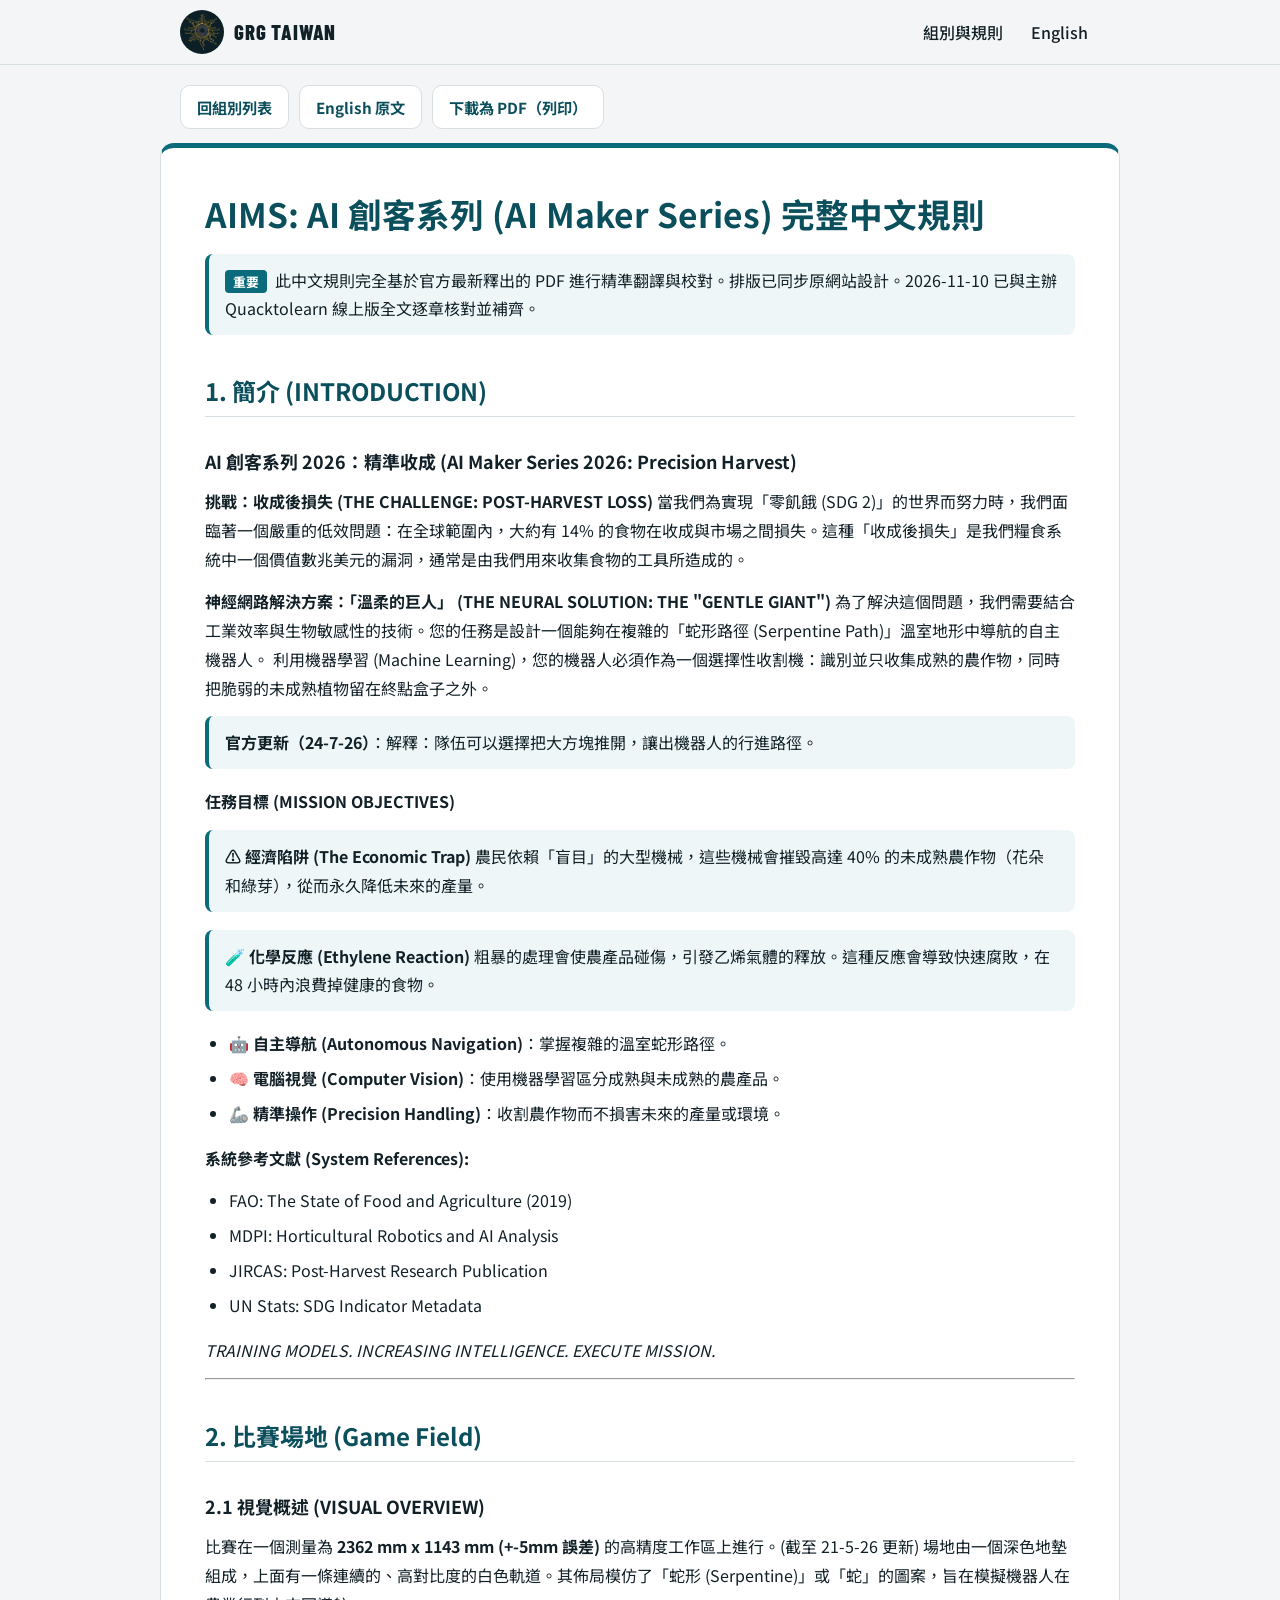
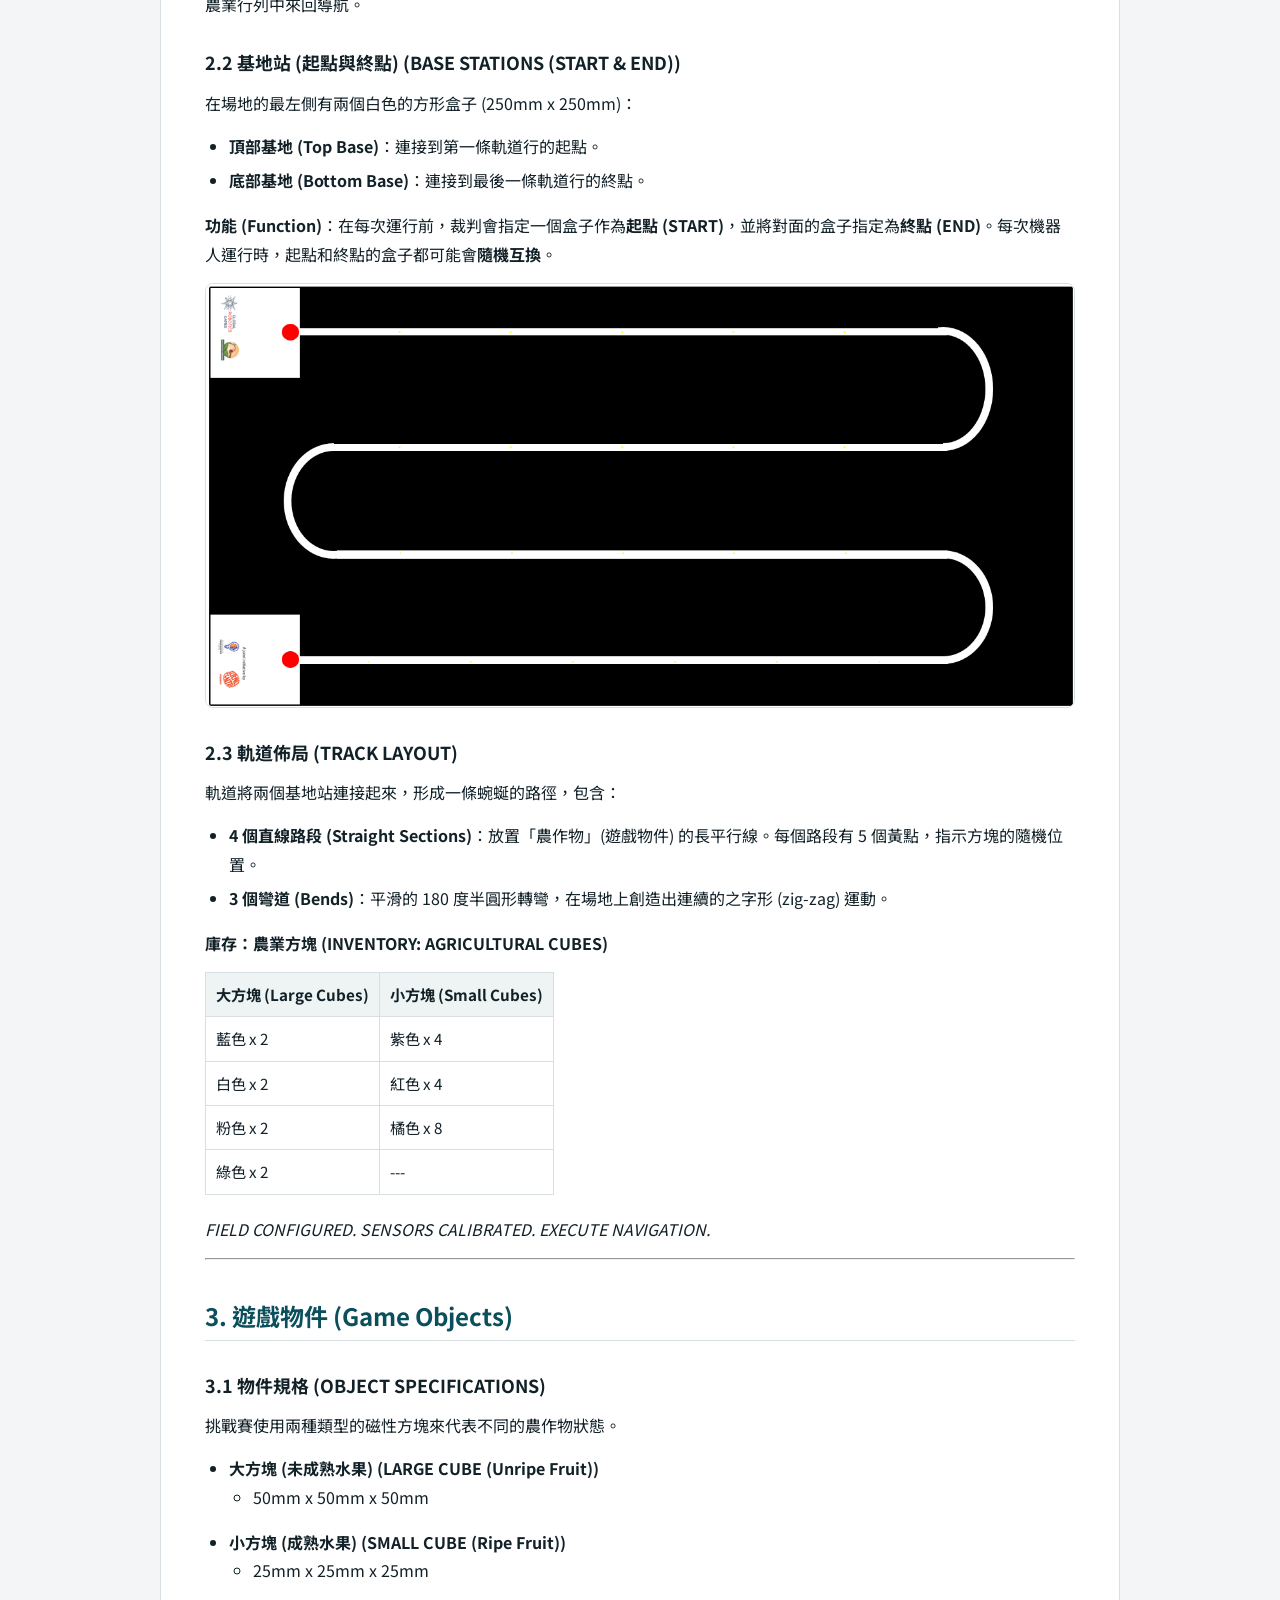
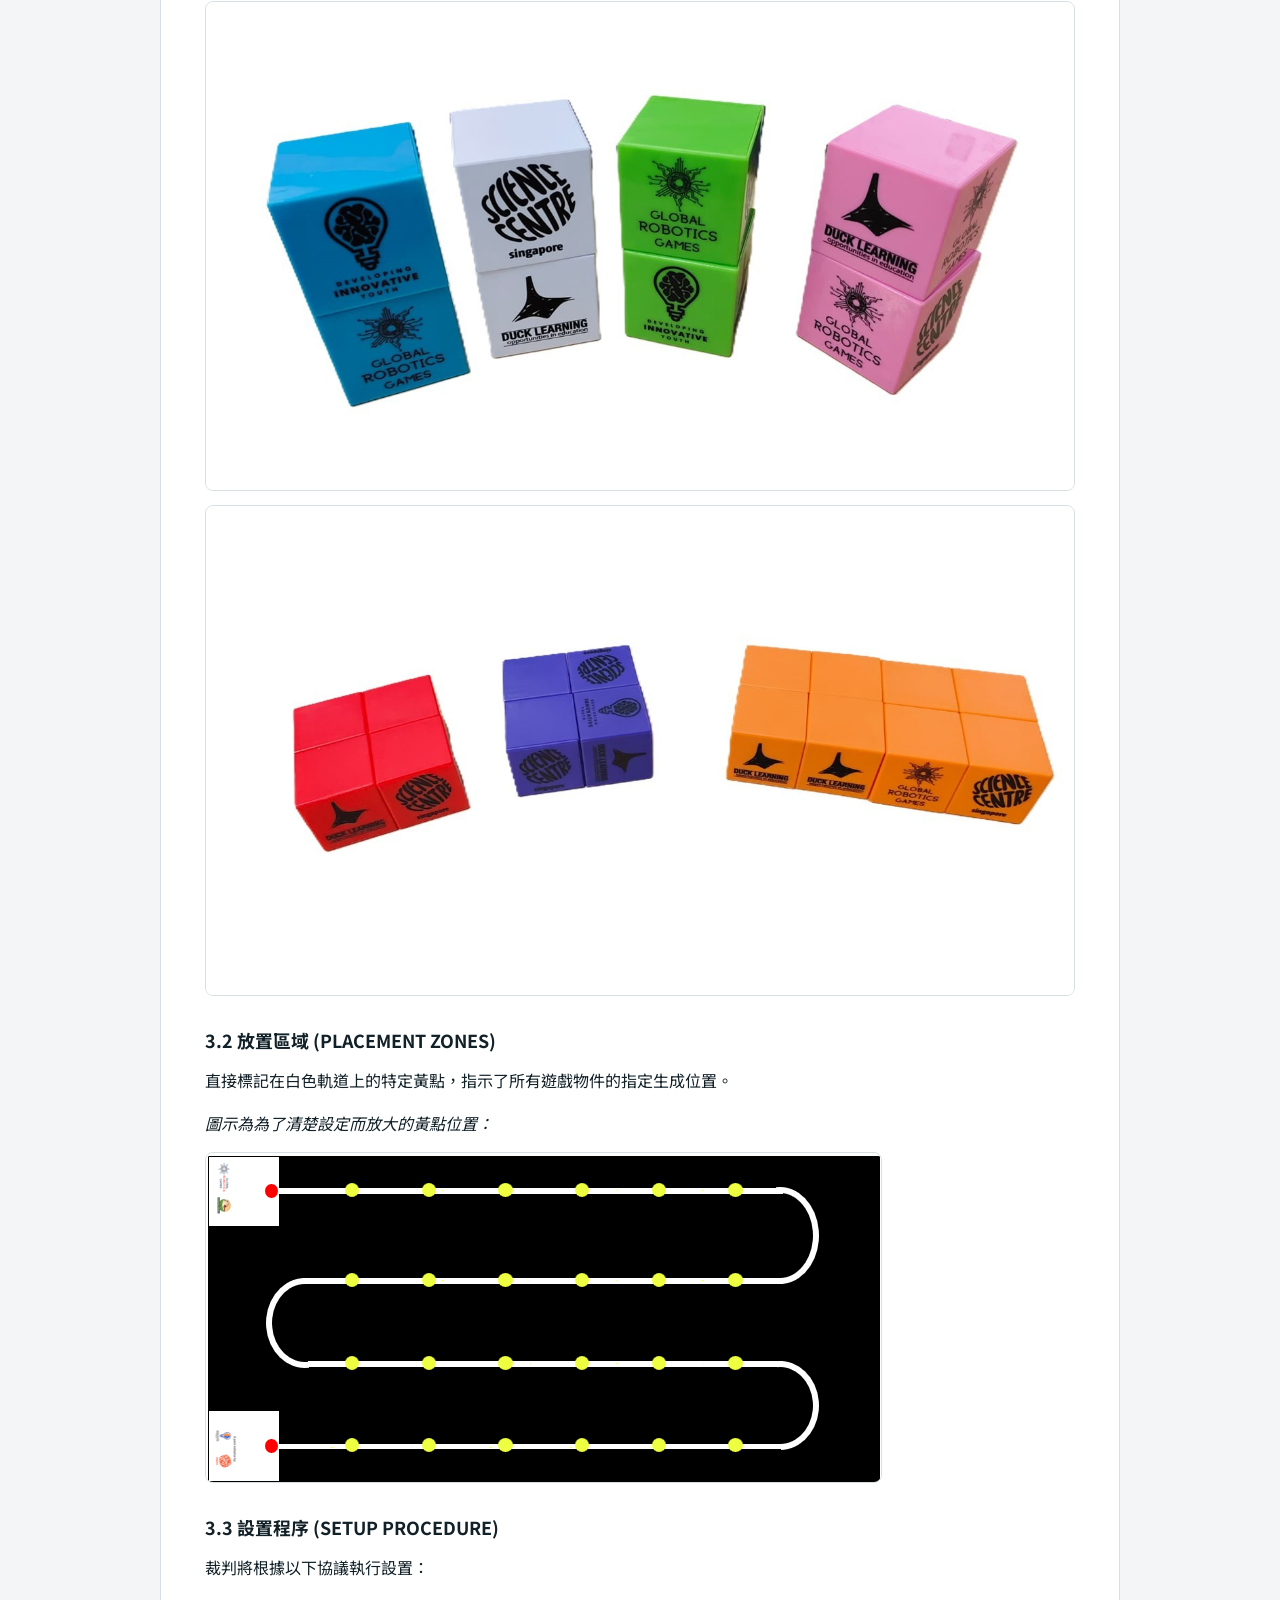
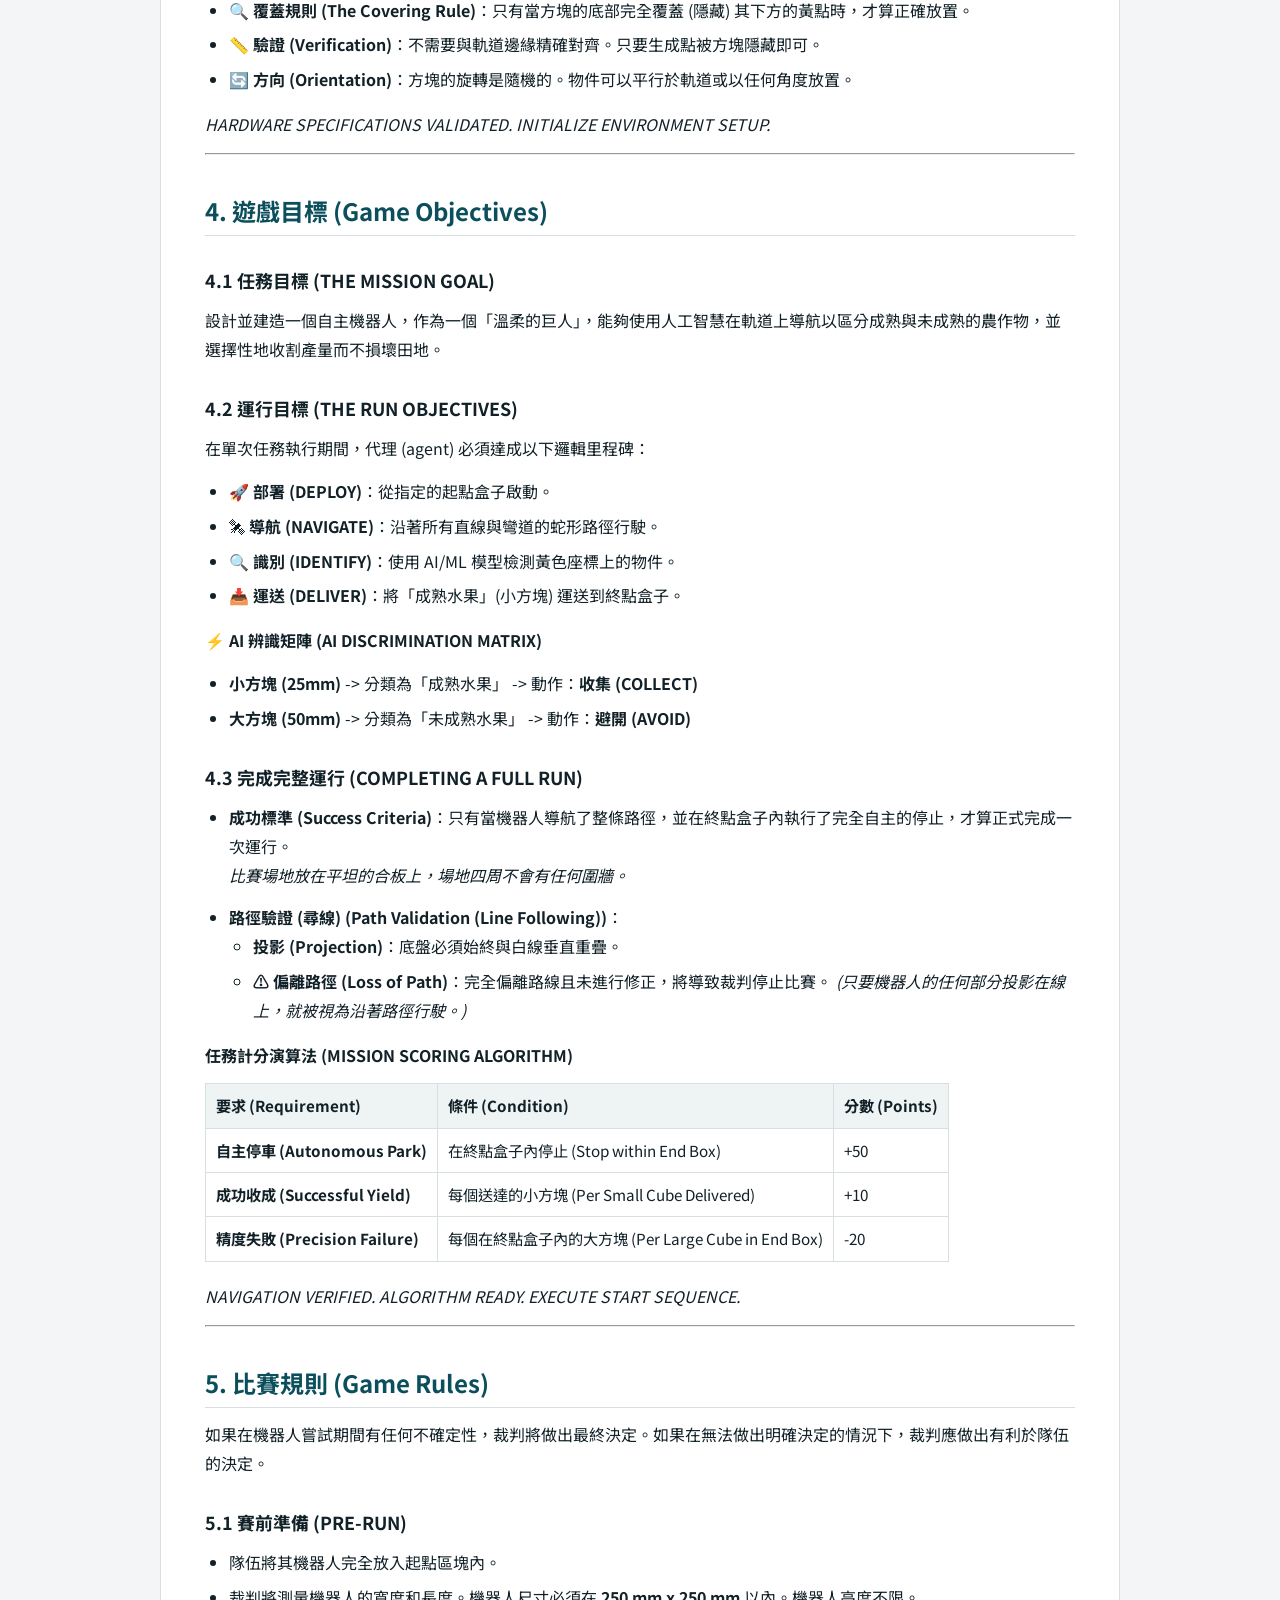
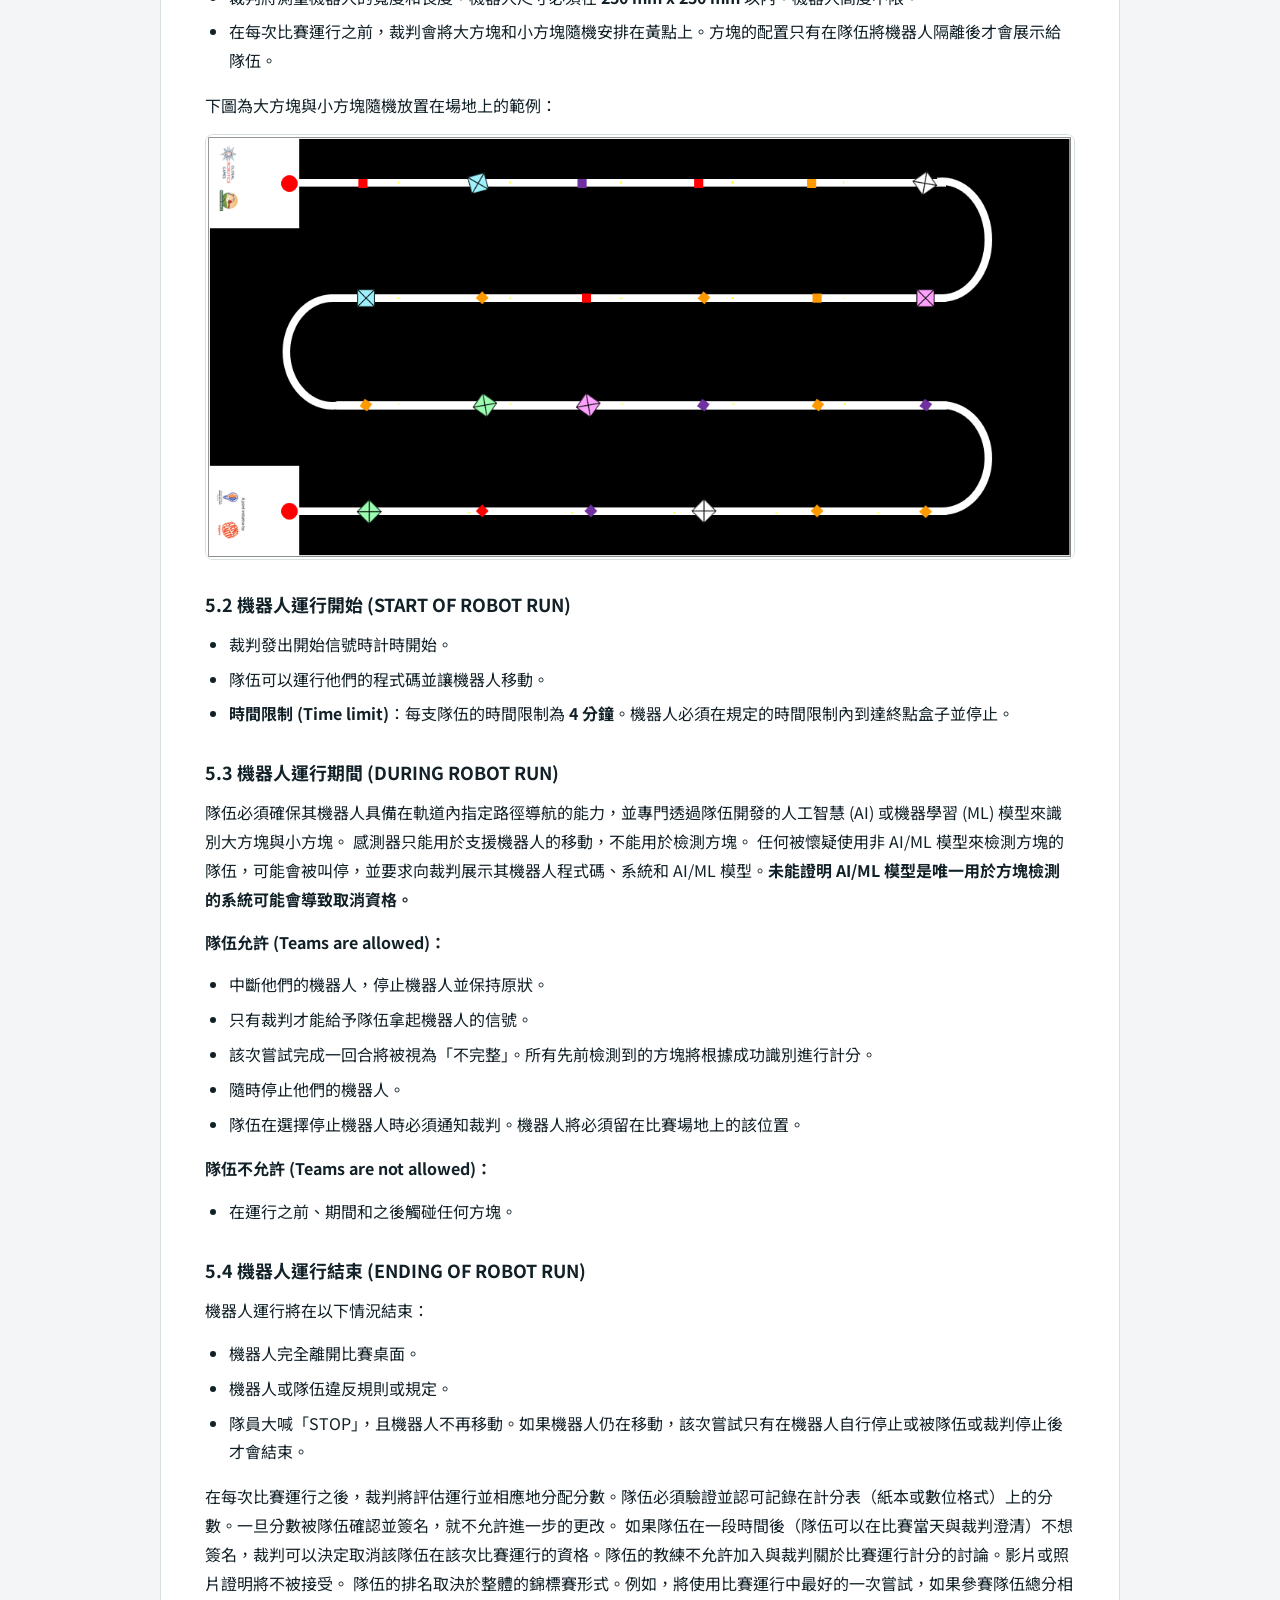
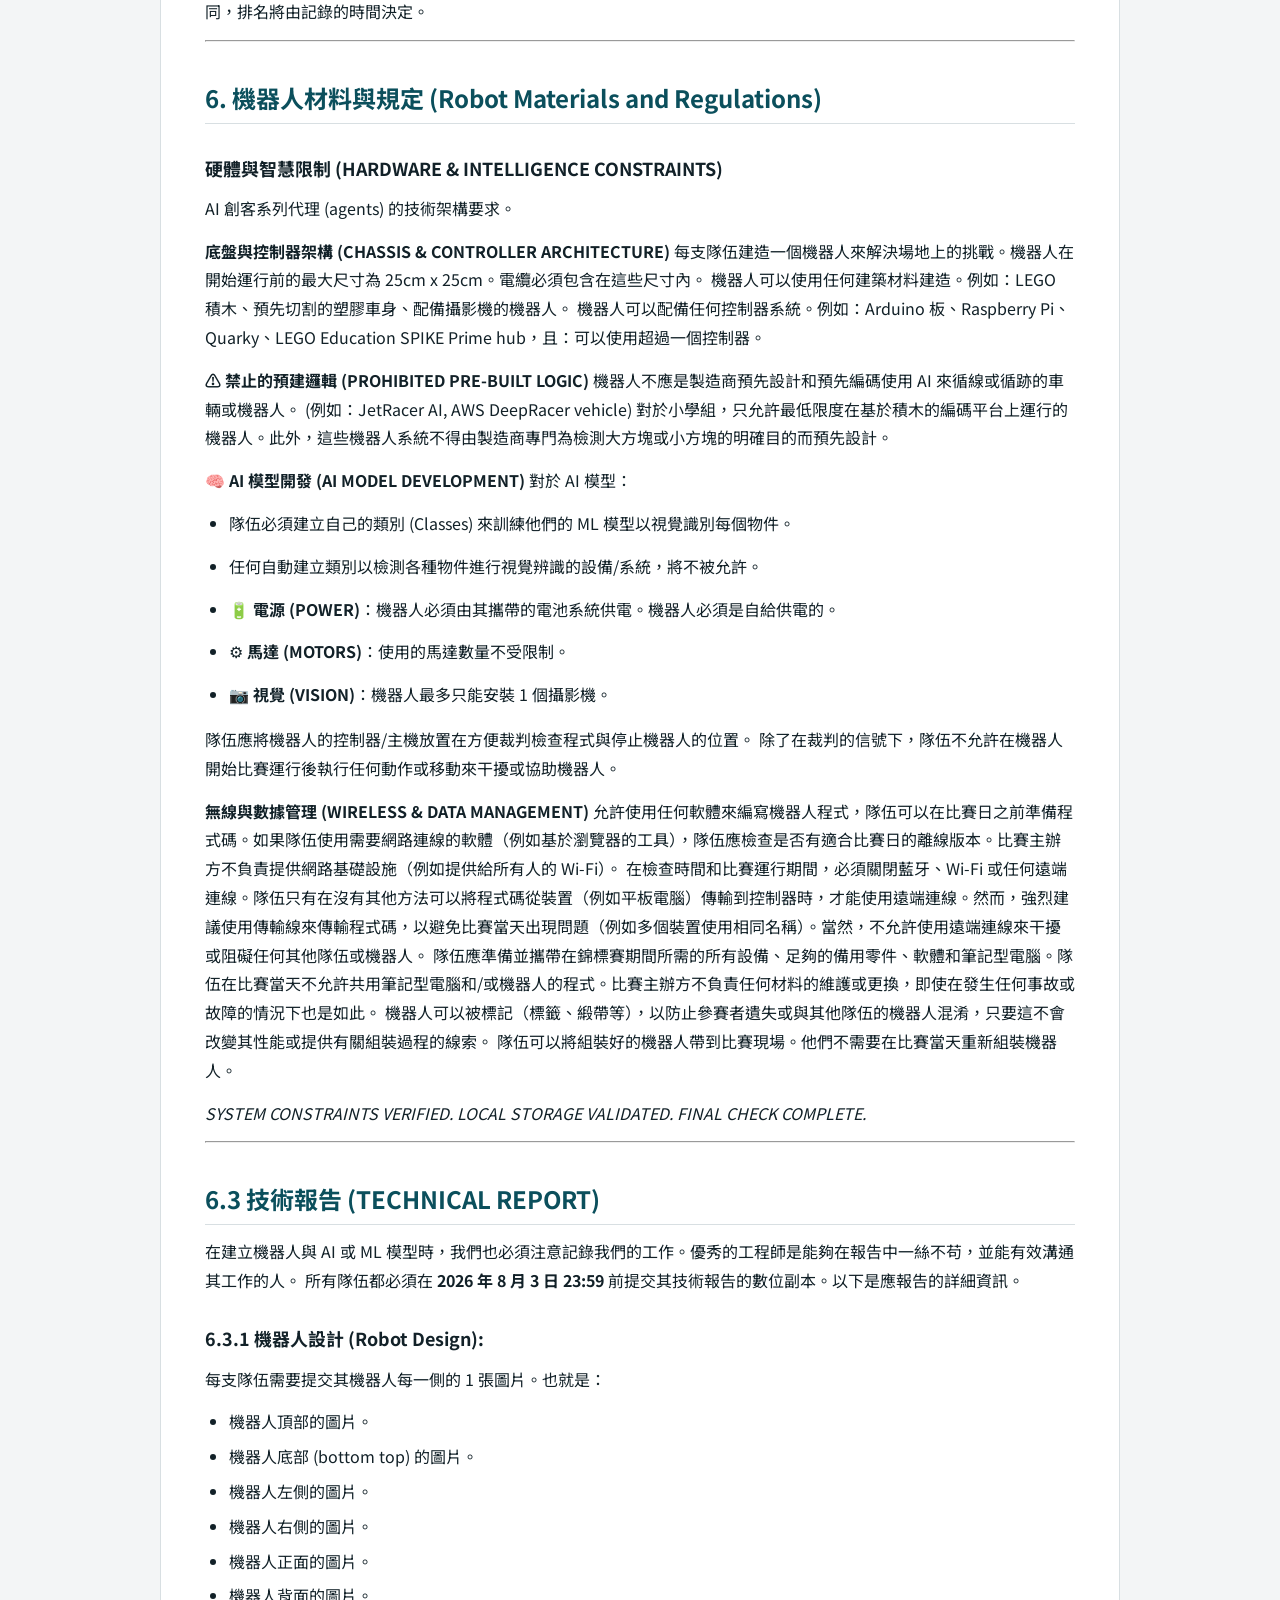
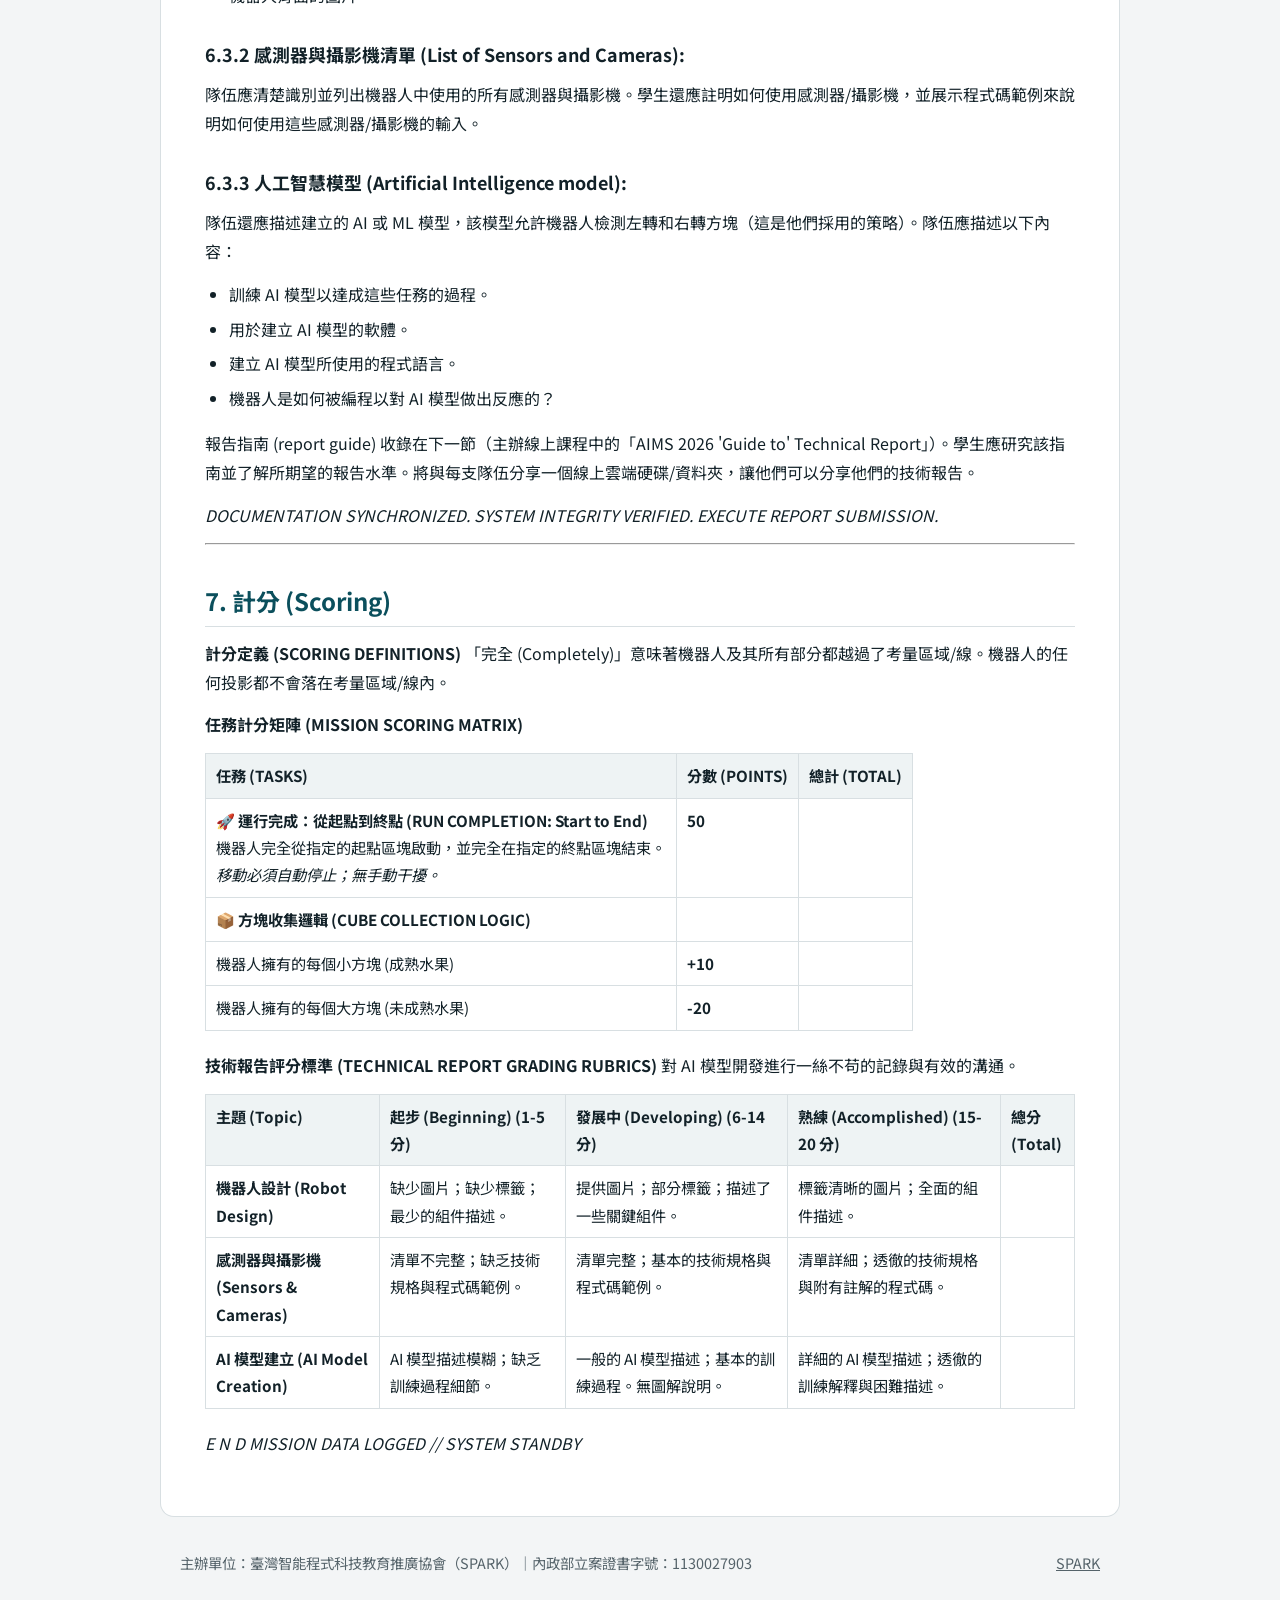
<file: rules/aims_rules.html>
<!DOCTYPE html>
<html lang="zh-Hant-TW">
<head>
    <meta charset="UTF-8">
    <meta name="viewport" content="width=device-width, initial-scale=1.0">
    <title>GRG 2026 - AI Maker Series (AIMS) 完整競賽規則 | Global Robotics Games Taiwan</title>
    <meta name="description" content="2026 Global Robotics Games (GRG) 台灣賽區 AI Maker Series (AIMS) 詳細競賽規則、年齡規範、器材限制、任務場地圖與評分標準說明。">
    <meta name="keywords" content="GRG, GRG 2026, AI Maker Series (AIMS), Global Robotics Games, 競賽規則, 機器人比賽, SPARK, 臺灣智能程式科技教育推廣協會">
    <meta name="robots" content="index, follow">

    <!-- Canonical URL -->
    <link rel="canonical" href="https://global-robotics-games-taiwan.github.io/rules/aims_rules.html">

    <!-- Open Graph / Social -->
    <meta property="og:type" content="article">
    <meta property="og:url" content="https://global-robotics-games-taiwan.github.io/rules/aims_rules.html">
    <meta property="og:title" content="GRG 2026 - AI Maker Series (AIMS) 完整競賽規則 | Global Robotics Games Taiwan">
    <meta property="og:description" content="2026 Global Robotics Games (GRG) 台灣賽區 AI Maker Series (AIMS) 詳細規範與計分指南。">
    <meta property="og:image" content="https://global-robotics-games-taiwan.github.io/img/grg-singapore-2024.jpg">

    <!-- Schema.org Breadcrumbs & Article for SEO & AI Search Engines -->
    <script type="application/ld+json">
    {
      "@context": "https://schema.org",
      "@type": "BreadcrumbList",
      "itemListElement": [
        {
          "@type": "ListItem",
          "position": 1,
          "name": "GRG Taiwan 首頁",
          "item": "https://global-robotics-games-taiwan.github.io/"
        },
        {
          "@type": "ListItem",
          "position": 2,
          "name": "競賽規則",
          "item": "https://global-robotics-games-taiwan.github.io/#rules"
        },
        {
          "@type": "ListItem",
          "position": 3,
          "name": "AI Maker Series (AIMS)",
          "item": "https://global-robotics-games-taiwan.github.io/rules/aims_rules.html"
        }
      ]
    }
    </script>

    <link rel="preconnect" href="https://fonts.googleapis.com">
<link rel="preconnect" href="https://fonts.gstatic.com" crossorigin>
<link rel="preload" as="style" href="https://fonts.googleapis.com/css2?family=Noto+Sans+TC:wght@400;500;700;900&amp;family=Barlow+Condensed:wght@600;800&amp;display=swap">
<link rel="stylesheet" href="https://fonts.googleapis.com/css2?family=Noto+Sans+TC:wght@400;500;700;900&amp;family=Barlow+Condensed:wght@600;800&amp;display=swap" media="print" onload="this.media='all'">
<noscript><link rel="stylesheet" href="https://fonts.googleapis.com/css2?family=Noto+Sans+TC:wght@400;500;700;900&amp;family=Barlow+Condensed:wght@600;800&amp;display=swap"></noscript>
<link rel="stylesheet" href="../css/rules.css">
<meta name="theme-color" content="#0b4f5c">
<link rel="icon" type="image/png" sizes="192x192" href="../img/favicon-192.png">
<link rel="apple-touch-icon" href="../img/apple-touch-icon.png">
<script async src="https://www.googletagmanager.com/gtag/js?id=G-00G74KLXL7"></script>
<script>window.dataLayer=window.dataLayer||[];function gtag(){dataLayer.push(arguments);}gtag('js',new Date());gtag('config','G-00G74KLXL7');</script>
</head>
<body>
<a class="skip" href="#content">跳到規則內文</a>
<header class="top"><div class="in"><a class="brand" href="../index.html"><span class="b"><img src="../img/grg-mark.png" width="160" height="160" alt="GRG Taiwan 首頁"></span><b>GRG TAIWAN</b></a><nav aria-label="規則頁選單"><a href="../index.html#groups">組別與規則</a><a href="aims_rules_en.html">English</a></nav></div></header>
<div class="tools no-print"><a href="../index.html#groups">回組別列表</a><a href="aims_rules_en.html">English 原文</a><button type="button" onclick="window.print()">下載為 PDF（列印）</button></div>
<main class="rules-doc" id="content"><h1 id="aims-ai-創客系列-ai-maker-series-完整中文規則">AIMS: AI 創客系列 (AI Maker Series) 完整中文規則</h1>
<blockquote class="c-IMPORTANT"><p><span class="lbl">重要</span>此中文規則完全基於官方最新釋出的 PDF 進行精準翻譯與校對。排版已同步原網站設計。2026-11-10 已與主辦 Quacktolearn 線上版全文逐章核對並補齊。</p>
</blockquote>
<h2 id="1-簡介-introduction">1. 簡介 (INTRODUCTION)</h2>
<h3 id="ai-創客系列-2026：精準收成-ai-maker-series-2026-precision-harvest">AI 創客系列 2026：精準收成 (AI Maker Series 2026: Precision Harvest)</h3>
<p><strong>挑戰：收成後損失 (THE CHALLENGE: POST-HARVEST LOSS)</strong>
當我們為實現「零飢餓 (SDG 2)」的世界而努力時，我們面臨著一個嚴重的低效問題：在全球範圍內，大約有 14% 的食物在收成與市場之間損失。這種「收成後損失」是我們糧食系統中一個價值數兆美元的漏洞，通常是由我們用來收集食物的工具所造成的。</p>
<p><strong>神經網路解決方案：「溫柔的巨人」 (THE NEURAL SOLUTION: THE &quot;GENTLE GIANT&quot;)</strong>
為了解決這個問題，我們需要結合工業效率與生物敏感性的技術。您的任務是設計一個能夠在複雜的「蛇形路徑 (Serpentine Path)」溫室地形中導航的自主機器人。
利用機器學習 (Machine Learning)，您的機器人必須作為一個選擇性收割機：識別並只收集成熟的農作物，同時把脆弱的未成熟植物留在終點盒子之外。</p>
<blockquote>
<p><strong>官方更新（24-7-26）</strong>：解釋：隊伍可以選擇把大方塊推開，讓出機器人的行進路徑。</p>
</blockquote>
<p><strong>任務目標 (MISSION OBJECTIVES)</strong></p>
<blockquote>
<p><strong>⚠ 經濟陷阱 (The Economic Trap)</strong>
農民依賴「盲目」的大型機械，這些機械會摧毀高達 40% 的未成熟農作物（花朵和綠芽），從而永久降低未來的產量。</p>
</blockquote>
<blockquote>
<p><strong>🧪 化學反應 (Ethylene Reaction)</strong>
粗暴的處理會使農產品碰傷，引發乙烯氣體的釋放。這種反應會導致快速腐敗，在 48 小時內浪費掉健康的食物。</p>
</blockquote>
<ul>
<li>🤖 <strong>自主導航 (Autonomous Navigation)</strong>：掌握複雜的溫室蛇形路徑。</li>
<li>🧠 <strong>電腦視覺 (Computer Vision)</strong>：使用機器學習區分成熟與未成熟的農產品。</li>
<li>🦾 <strong>精準操作 (Precision Handling)</strong>：收割農作物而不損害未來的產量或環境。</li>
</ul>
<p><strong>系統參考文獻 (System References):</strong></p>
<ul>
<li>FAO: The State of Food and Agriculture (2019)</li>
<li>MDPI: Horticultural Robotics and AI Analysis</li>
<li>JIRCAS: Post-Harvest Research Publication</li>
<li>UN Stats: SDG Indicator Metadata</li>
</ul>
<p><em>TRAINING MODELS. INCREASING INTELLIGENCE. EXECUTE MISSION.</em></p>
<hr>
<h2 id="2-比賽場地-game-field">2. 比賽場地 (Game Field)</h2>
<h3 id="21-視覺概述-visual-overview">2.1 視覺概述 (VISUAL OVERVIEW)</h3>
<p>比賽在一個測量為 <strong>2362 mm x 1143 mm (+-5mm 誤差)</strong> 的高精度工作區上進行。(截至 21-5-26 更新)
場地由一個深色地墊組成，上面有一條連續的、高對比度的白色軌道。其佈局模仿了「蛇形 (Serpentine)」或「蛇」的圖案，旨在模擬機器人在農業行列中來回導航。</p>
<h3 id="22-基地站-起點與終點-base-stations-start--end">2.2 基地站 (起點與終點) (BASE STATIONS (START &amp; END))</h3>
<p>在場地的最左側有兩個白色的方形盒子 (250mm x 250mm)：</p>
<ul>
<li><strong>頂部基地 (Top Base)</strong>：連接到第一條軌道行的起點。</li>
<li><strong>底部基地 (Bottom Base)</strong>：連接到最後一條軌道行的終點。</li>
</ul>
<p><strong>功能 (Function)</strong>：在每次運行前，裁判會指定一個盒子作為<strong>起點 (START)</strong>，並將對面的盒子指定為<strong>終點 (END)</strong>。每次機器人運行時，起點和終點的盒子都可能會<strong>隨機互換</strong>。</p>
<p><img src="../images/rules/AIMS_inline_image3.png" alt="基地站圖示"></p>
<h3 id="23-軌道佈局-track-layout">2.3 軌道佈局 (TRACK LAYOUT)</h3>
<p>軌道將兩個基地站連接起來，形成一條蜿蜒的路徑，包含：</p>
<ul>
<li><strong>4 個直線路段 (Straight Sections)</strong>：放置「農作物」(遊戲物件) 的長平行線。每個路段有 5 個黃點，指示方塊的隨機位置。</li>
<li><strong>3 個彎道 (Bends)</strong>：平滑的 180 度半圓形轉彎，在場地上創造出連續的之字形 (zig-zag) 運動。</li>
</ul>
<p><strong>庫存：農業方塊 (INVENTORY: AGRICULTURAL CUBES)</strong></p>
<table>
<thead>
<tr>
<th>大方塊 (Large Cubes)</th>
<th>小方塊 (Small Cubes)</th>
</tr>
</thead>
<tbody><tr>
<td>藍色 x 2</td>
<td>紫色 x 4</td>
</tr>
<tr>
<td>白色 x 2</td>
<td>紅色 x 4</td>
</tr>
<tr>
<td>粉色 x 2</td>
<td>橘色 x 8</td>
</tr>
<tr>
<td>綠色 x 2</td>
<td>---</td>
</tr>
</tbody></table>
<p><em>FIELD CONFIGURED. SENSORS CALIBRATED. EXECUTE NAVIGATION.</em></p>
<hr>
<h2 id="3-遊戲物件-game-objects">3. 遊戲物件 (Game Objects)</h2>
<h3 id="31-物件規格-object-specifications">3.1 物件規格 (OBJECT SPECIFICATIONS)</h3>
<p>挑戰賽使用兩種類型的磁性方塊來代表不同的農作物狀態。</p>
<ul>
<li><strong>大方塊 (未成熟水果) (LARGE CUBE (Unripe Fruit))</strong><ul>
<li>50mm x 50mm x 50mm</li>
</ul>
</li>
<li><strong>小方塊 (成熟水果) (SMALL CUBE (Ripe Fruit))</strong><ul>
<li>25mm x 25mm x 25mm</li>
</ul>
</li>
</ul>
<p><img src="../images/rules/AIMS_LargeCubes-nobg.jpg" alt="大方塊實物照">
<img src="../images/rules/AIMS_SmallCubes-nobg.jpg" alt="小方塊實物照"></p>
<h3 id="32-放置區域-placement-zones">3.2 放置區域 (PLACEMENT ZONES)</h3>
<p>直接標記在白色軌道上的特定黃點，指示了所有遊戲物件的指定生成位置。</p>
<p><em>圖示為為了清楚設定而放大的黃點位置：</em>
<img src="../images/rules/AIMS_inline_image6.png" alt="放置區域與黃點"></p>
<h3 id="33-設置程序-setup-procedure">3.3 設置程序 (SETUP PROCEDURE)</h3>
<p>裁判將根據以下協議執行設置：</p>
<ul>
<li>🔍 <strong>覆蓋規則 (The Covering Rule)</strong>：只有當方塊的底部完全覆蓋 (隱藏) 其下方的黃點時，才算正確放置。</li>
<li>📏 <strong>驗證 (Verification)</strong>：不需要與軌道邊緣精確對齊。只要生成點被方塊隱藏即可。</li>
<li>🔄 <strong>方向 (Orientation)</strong>：方塊的旋轉是隨機的。物件可以平行於軌道或以任何角度放置。</li>
</ul>
<p><em>HARDWARE SPECIFICATIONS VALIDATED. INITIALIZE ENVIRONMENT SETUP.</em></p>
<hr>
<h2 id="4-遊戲目標-game-objectives">4. 遊戲目標 (Game Objectives)</h2>
<h3 id="41-任務目標-the-mission-goal">4.1 任務目標 (THE MISSION GOAL)</h3>
<p>設計並建造一個自主機器人，作為一個「溫柔的巨人」，能夠使用人工智慧在軌道上導航以區分成熟與未成熟的農作物，並選擇性地收割產量而不損壞田地。</p>
<h3 id="42-運行目標-the-run-objectives">4.2 運行目標 (THE RUN OBJECTIVES)</h3>
<p>在單次任務執行期間，代理 (agent) 必須達成以下邏輯里程碑：</p>
<ul>
<li>🚀 <strong>部署 (DEPLOY)</strong>：從指定的起點盒子啟動。</li>
<li>🛰 <strong>導航 (NAVIGATE)</strong>：沿著所有直線與彎道的蛇形路徑行駛。</li>
<li>🔍 <strong>識別 (IDENTIFY)</strong>：使用 AI/ML 模型檢測黃色座標上的物件。</li>
<li>📥 <strong>運送 (DELIVER)</strong>：將「成熟水果」(小方塊) 運送到終點盒子。</li>
</ul>
<p><strong>⚡ AI 辨識矩陣 (AI DISCRIMINATION MATRIX)</strong></p>
<ul>
<li><strong>小方塊 (25mm)</strong> -&gt; 分類為「成熟水果」 -&gt; 動作：<strong>收集 (COLLECT)</strong></li>
<li><strong>大方塊 (50mm)</strong> -&gt; 分類為「未成熟水果」 -&gt; 動作：<strong>避開 (AVOID)</strong></li>
</ul>
<h3 id="43-完成完整運行-completing-a-full-run">4.3 完成完整運行 (COMPLETING A FULL RUN)</h3>
<ul>
<li><strong>成功標準 (Success Criteria)</strong>：只有當機器人導航了整條路徑，並在終點盒子內執行了完全自主的停止，才算正式完成一次運行。<p><em>比賽場地放在平坦的合板上，場地四周不會有任何圍牆。</em></p></li>
<li><strong>路徑驗證 (尋線) (Path Validation (Line Following))</strong>：<ul>
<li><strong>投影 (Projection)</strong>：底盤必須始終與白線垂直重疊。</li>
<li><strong>⚠ 偏離路徑 (Loss of Path)</strong>：完全偏離路線且未進行修正，將導致裁判停止比賽。
<em>(只要機器人的任何部分投影在線上，就被視為沿著路徑行駛。)</em></li>
</ul>
</li>
</ul>
<p><strong>任務計分演算法 (MISSION SCORING ALGORITHM)</strong></p>
<table>
<thead>
<tr>
<th>要求 (Requirement)</th>
<th>條件 (Condition)</th>
<th>分數 (Points)</th>
</tr>
</thead>
<tbody><tr>
<td><strong>自主停車 (Autonomous Park)</strong></td>
<td>在終點盒子內停止 (Stop within End Box)</td>
<td>+50</td>
</tr>
<tr>
<td><strong>成功收成 (Successful Yield)</strong></td>
<td>每個送達的小方塊 (Per Small Cube Delivered)</td>
<td>+10</td>
</tr>
<tr>
<td><strong>精度失敗 (Precision Failure)</strong></td>
<td>每個在終點盒子內的大方塊 (Per Large Cube in End Box)</td>
<td>-20</td>
</tr>
</tbody></table>
<p><em>NAVIGATION VERIFIED. ALGORITHM READY. EXECUTE START SEQUENCE.</em></p>
<hr>
<h2 id="5-比賽規則-game-rules">5. 比賽規則 (Game Rules)</h2>
<p>如果在機器人嘗試期間有任何不確定性，裁判將做出最終決定。如果在無法做出明確決定的情況下，裁判應做出有利於隊伍的決定。</p>
<h3 id="51-賽前準備-pre-run">5.1 賽前準備 (PRE-RUN)</h3>
<ul>
<li>隊伍將其機器人完全放入起點區塊內。</li>
<li>裁判將測量機器人的寬度和長度。機器人尺寸必須在 <strong>250 mm x 250 mm</strong> 以內。機器人高度不限。</li>
<li>在每次比賽運行之前，裁判會將大方塊和小方塊隨機安排在黃點上。方塊的配置只有在隊伍將機器人隔離後才會展示給隊伍。</li>
</ul>
<p>下圖為大方塊與小方塊隨機放置在場地上的範例：
<img src="../images/rules/AIMS_inline_image7.png" alt="賽前隨機放置範例"></p>
<h3 id="52-機器人運行開始-start-of-robot-run">5.2 機器人運行開始 (START OF ROBOT RUN)</h3>
<ul>
<li>裁判發出開始信號時計時開始。</li>
<li>隊伍可以運行他們的程式碼並讓機器人移動。</li>
<li><strong>時間限制 (Time limit)</strong>：每支隊伍的時間限制為 <strong>4 分鐘</strong>。機器人必須在規定的時間限制內到達終點盒子並停止。</li>
</ul>
<h3 id="53-機器人運行期間-during-robot-run">5.3 機器人運行期間 (DURING ROBOT RUN)</h3>
<p>隊伍必須確保其機器人具備在軌道內指定路徑導航的能力，並專門透過隊伍開發的人工智慧 (AI) 或機器學習 (ML) 模型來識別大方塊與小方塊。
感測器只能用於支援機器人的移動，不能用於檢測方塊。
任何被懷疑使用非 AI/ML 模型來檢測方塊的隊伍，可能會被叫停，並要求向裁判展示其機器人程式碼、系統和 AI/ML 模型。<strong>未能證明 AI/ML 模型是唯一用於方塊檢測的系統可能會導致取消資格。</strong></p>
<p><strong>隊伍允許 (Teams are allowed)：</strong></p>
<ul>
<li>中斷他們的機器人，停止機器人並保持原狀。</li>
<li>只有裁判才能給予隊伍拿起機器人的信號。</li>
<li>該次嘗試完成一回合將被視為「不完整」。所有先前檢測到的方塊將根據成功識別進行計分。</li>
<li>隨時停止他們的機器人。</li>
<li>隊伍在選擇停止機器人時必須通知裁判。機器人將必須留在比賽場地上的該位置。</li>
</ul>
<p><strong>隊伍不允許 (Teams are not allowed)：</strong></p>
<ul>
<li>在運行之前、期間和之後觸碰任何方塊。</li>
</ul>
<h3 id="54-機器人運行結束-ending-of-robot-run">5.4 機器人運行結束 (ENDING OF ROBOT RUN)</h3>
<p>機器人運行將在以下情況結束：</p>
<ul>
<li>機器人完全離開比賽桌面。</li>
<li>機器人或隊伍違反規則或規定。</li>
<li>隊員大喊「STOP」，且機器人不再移動。如果機器人仍在移動，該次嘗試只有在機器人自行停止或被隊伍或裁判停止後才會結束。</li>
</ul>
<p>在每次比賽運行之後，裁判將評估運行並相應地分配分數。隊伍必須驗證並認可記錄在計分表（紙本或數位格式）上的分數。一旦分數被隊伍確認並簽名，就不允許進一步的更改。
如果隊伍在一段時間後（隊伍可以在比賽當天與裁判澄清）不想簽名，裁判可以決定取消該隊伍在該次比賽運行的資格。隊伍的教練不允許加入與裁判關於比賽運行計分的討論。影片或照片證明將不被接受。
隊伍的排名取決於整體的錦標賽形式。例如，將使用比賽運行中最好的一次嘗試，如果參賽隊伍總分相同，排名將由記錄的時間決定。</p>
<hr>
<h2 id="6-機器人材料與規定-robot-materials-and-regulations">6. 機器人材料與規定 (Robot Materials and Regulations)</h2>
<h3 id="硬體與智慧限制-hardware--intelligence-constraints">硬體與智慧限制 (HARDWARE &amp; INTELLIGENCE CONSTRAINTS)</h3>
<p>AI 創客系列代理 (agents) 的技術架構要求。</p>
<p><strong>底盤與控制器架構 (CHASSIS &amp; CONTROLLER ARCHITECTURE)</strong>
每支隊伍建造一個機器人來解決場地上的挑戰。機器人在開始運行前的最大尺寸為 25cm x 25cm。電纜必須包含在這些尺寸內。
機器人可以使用任何建築材料建造。例如：LEGO 積木、預先切割的塑膠車身、配備攝影機的機器人。
機器人可以配備任何控制器系統。例如：Arduino 板、Raspberry Pi、Quarky、LEGO Education SPIKE Prime hub，且：可以使用超過一個控制器。</p>
<p><strong>⚠ 禁止的預建邏輯 (PROHIBITED PRE-BUILT LOGIC)</strong>
機器人不應是製造商預先設計和預先編碼使用 AI 來循線或循跡的車輛或機器人。
(例如：JetRacer AI, AWS DeepRacer vehicle)
對於小學組，只允許最低限度在基於積木的編碼平台上運行的機器人。此外，這些機器人系統不得由製造商專門為檢測大方塊或小方塊的明確目的而預先設計。</p>
<p><strong>🧠 AI 模型開發 (AI MODEL DEVELOPMENT)</strong>
對於 AI 模型：</p>
<ul>
<li><p>隊伍必須建立自己的類別 (Classes) 來訓練他們的 ML 模型以視覺識別每個物件。</p>
</li>
<li><p>任何自動建立類別以檢測各種物件進行視覺辨識的設備/系統，將不被允許。</p>
</li>
<li><p>🔋 <strong>電源 (POWER)</strong>：機器人必須由其攜帶的電池系統供電。機器人必須是自給供電的。</p>
</li>
<li><p>⚙ <strong>馬達 (MOTORS)</strong>：使用的馬達數量不受限制。</p>
</li>
<li><p>📷 <strong>視覺 (VISION)</strong>：機器人最多只能安裝 1 個攝影機。</p>
</li>
</ul>
<p>隊伍應將機器人的控制器/主機放置在方便裁判檢查程式與停止機器人的位置。
除了在裁判的信號下，隊伍不允許在機器人開始比賽運行後執行任何動作或移動來干擾或協助機器人。</p>
<p><strong>無線與數據管理 (WIRELESS &amp; DATA MANAGEMENT)</strong>
允許使用任何軟體來編寫機器人程式，隊伍可以在比賽日之前準備程式碼。如果隊伍使用需要網路連線的軟體（例如基於瀏覽器的工具），隊伍應檢查是否有適合比賽日的離線版本。比賽主辦方不負責提供網路基礎設施（例如提供給所有人的 Wi-Fi）。
在檢查時間和比賽運行期間，必須關閉藍牙、Wi-Fi 或任何遠端連線。隊伍只有在沒有其他方法可以將程式碼從裝置（例如平板電腦）傳輸到控制器時，才能使用遠端連線。然而，強烈建議使用傳輸線來傳輸程式碼，以避免比賽當天出現問題（例如多個裝置使用相同名稱）。當然，不允許使用遠端連線來干擾或阻礙任何其他隊伍或機器人。
隊伍應準備並攜帶在錦標賽期間所需的所有設備、足夠的備用零件、軟體和筆記型電腦。隊伍在比賽當天不允許共用筆記型電腦和/或機器人的程式。比賽主辦方不負責任何材料的維護或更換，即使在發生任何事故或故障的情況下也是如此。
機器人可以被標記（標籤、緞帶等），以防止參賽者遺失或與其他隊伍的機器人混淆，只要這不會改變其性能或提供有關組裝過程的線索。
隊伍可以將組裝好的機器人帶到比賽現場。他們不需要在比賽當天重新組裝機器人。</p>
<p><em>SYSTEM CONSTRAINTS VERIFIED. LOCAL STORAGE VALIDATED. FINAL CHECK COMPLETE.</em></p>
<hr>
<h2 id="63-技術報告-technical-report">6.3 技術報告 (TECHNICAL REPORT)</h2>
<p>在建立機器人與 AI 或 ML 模型時，我們也必須注意記錄我們的工作。優秀的工程師是能夠在報告中一絲不苟，並能有效溝通其工作的人。
所有隊伍都必須在 <strong>2026 年 8 月 3 日 23:59</strong> 前提交其技術報告的數位副本。以下是應報告的詳細資訊。</p>
<h3 id="631-機器人設計-robot-design">6.3.1 機器人設計 (Robot Design):</h3>
<p>每支隊伍需要提交其機器人每一側的 1 張圖片。也就是：</p>
<ul>
<li>機器人頂部的圖片。</li>
<li>機器人底部 (bottom top) 的圖片。</li>
<li>機器人左側的圖片。</li>
<li>機器人右側的圖片。</li>
<li>機器人正面的圖片。</li>
<li>機器人背面的圖片。</li>
</ul>
<h3 id="632-感測器與攝影機清單-list-of-sensors-and-cameras">6.3.2 感測器與攝影機清單 (List of Sensors and Cameras):</h3>
<p>隊伍應清楚識別並列出機器人中使用的所有感測器與攝影機。學生還應註明如何使用感測器/攝影機，並展示程式碼範例來說明如何使用這些感測器/攝影機的輸入。</p>
<h3 id="633-人工智慧模型-artificial-intelligence-model">6.3.3 人工智慧模型 (Artificial Intelligence model):</h3>
<p>隊伍還應描述建立的 AI 或 ML 模型，該模型允許機器人檢測左轉和右轉方塊（這是他們採用的策略）。隊伍應描述以下內容：</p>
<ul>
<li>訓練 AI 模型以達成這些任務的過程。</li>
<li>用於建立 AI 模型的軟體。</li>
<li>建立 AI 模型所使用的程式語言。</li>
<li>機器人是如何被編程以對 AI 模型做出反應的？</li>
</ul>
<p>報告指南 (report guide) 收錄在下一節（主辦線上課程中的「AIMS 2026 &#39;Guide to&#39; Technical Report」）。學生應研究該指南並了解所期望的報告水準。將與每支隊伍分享一個線上雲端硬碟/資料夾，讓他們可以分享他們的技術報告。</p>
<p><em>DOCUMENTATION SYNCHRONIZED. SYSTEM INTEGRITY VERIFIED. EXECUTE REPORT SUBMISSION.</em></p>
<hr>
<h2 id="7-計分-scoring">7. 計分 (Scoring)</h2>
<p><strong>計分定義 (SCORING DEFINITIONS)</strong>
「完全 (Completely)」意味著機器人及其所有部分都越過了考量區域/線。機器人的任何投影都不會落在考量區域/線內。</p>
<p><strong>任務計分矩陣 (MISSION SCORING MATRIX)</strong></p>
<table>
<thead>
<tr>
<th>任務 (TASKS)</th>
<th>分數 (POINTS)</th>
<th>總計 (TOTAL)</th>
</tr>
</thead>
<tbody><tr>
<td>🚀 <strong>運行完成：從起點到終點 (RUN COMPLETION: Start to End)</strong><br>機器人完全從指定的起點區塊啟動，並完全在指定的終點區塊結束。<br><em>移動必須自動停止；無手動干擾。</em></td>
<td><strong>50</strong></td>
<td></td>
</tr>
<tr>
<td>📦 <strong>方塊收集邏輯 (CUBE COLLECTION LOGIC)</strong></td>
<td></td>
<td></td>
</tr>
<tr>
<td>機器人擁有的每個小方塊 (成熟水果)</td>
<td><strong>+10</strong></td>
<td></td>
</tr>
<tr>
<td>機器人擁有的每個大方塊 (未成熟水果)</td>
<td><strong>-20</strong></td>
<td></td>
</tr>
</tbody></table>
<p><strong>技術報告評分標準 (TECHNICAL REPORT GRADING RUBRICS)</strong>
對 AI 模型開發進行一絲不苟的記錄與有效的溝通。</p>
<table>
<thead>
<tr>
<th>主題 (Topic)</th>
<th>起步 (Beginning) (1-5 分)</th>
<th>發展中 (Developing) (6-14 分)</th>
<th>熟練 (Accomplished) (15-20 分)</th>
<th>總分 (Total)</th>
</tr>
</thead>
<tbody><tr>
<td><strong>機器人設計 (Robot Design)</strong></td>
<td>缺少圖片；缺少標籤；最少的組件描述。</td>
<td>提供圖片；部分標籤；描述了一些關鍵組件。</td>
<td>標籤清晰的圖片；全面的組件描述。</td>
<td></td>
</tr>
<tr>
<td><strong>感測器與攝影機 (Sensors &amp; Cameras)</strong></td>
<td>清單不完整；缺乏技術規格與程式碼範例。</td>
<td>清單完整；基本的技術規格與程式碼範例。</td>
<td>清單詳細；透徹的技術規格與附有註解的程式碼。</td>
<td></td>
</tr>
<tr>
<td><strong>AI 模型建立 (AI Model Creation)</strong></td>
<td>AI 模型描述模糊；缺乏訓練過程細節。</td>
<td>一般的 AI 模型描述；基本的訓練過程。無圖解說明。</td>
<td>詳細的 AI 模型描述；透徹的訓練解釋與困難描述。</td>
<td></td>
</tr>
</tbody></table>
<p><em>E N D</em>
<em>MISSION DATA LOGGED // SYSTEM STANDBY</em></p>
</main>
<footer class="site"><div>主辦單位：臺灣智能程式科技教育推廣協會（SPARK）｜內政部立案證書字號：1130027903</div><a href="https://spark-taiwan-association.github.io/">SPARK</a></footer>
<nav class="dock" aria-label="快速操作"><a class="p" href="https://forms.gle/FFsFxDpUoLM1TUwa9">前往報名</a><a class="g" href="https://line.me/ti/g2/XWUYNGvXIzqFgE9b6Z4oTb1_jFIvgsxXs7SCJw?utm_source=invitation&amp;utm_medium=link_copy&amp;utm_campaign=default">加入 LINE</a></nav>
</body>
</html>
</file>
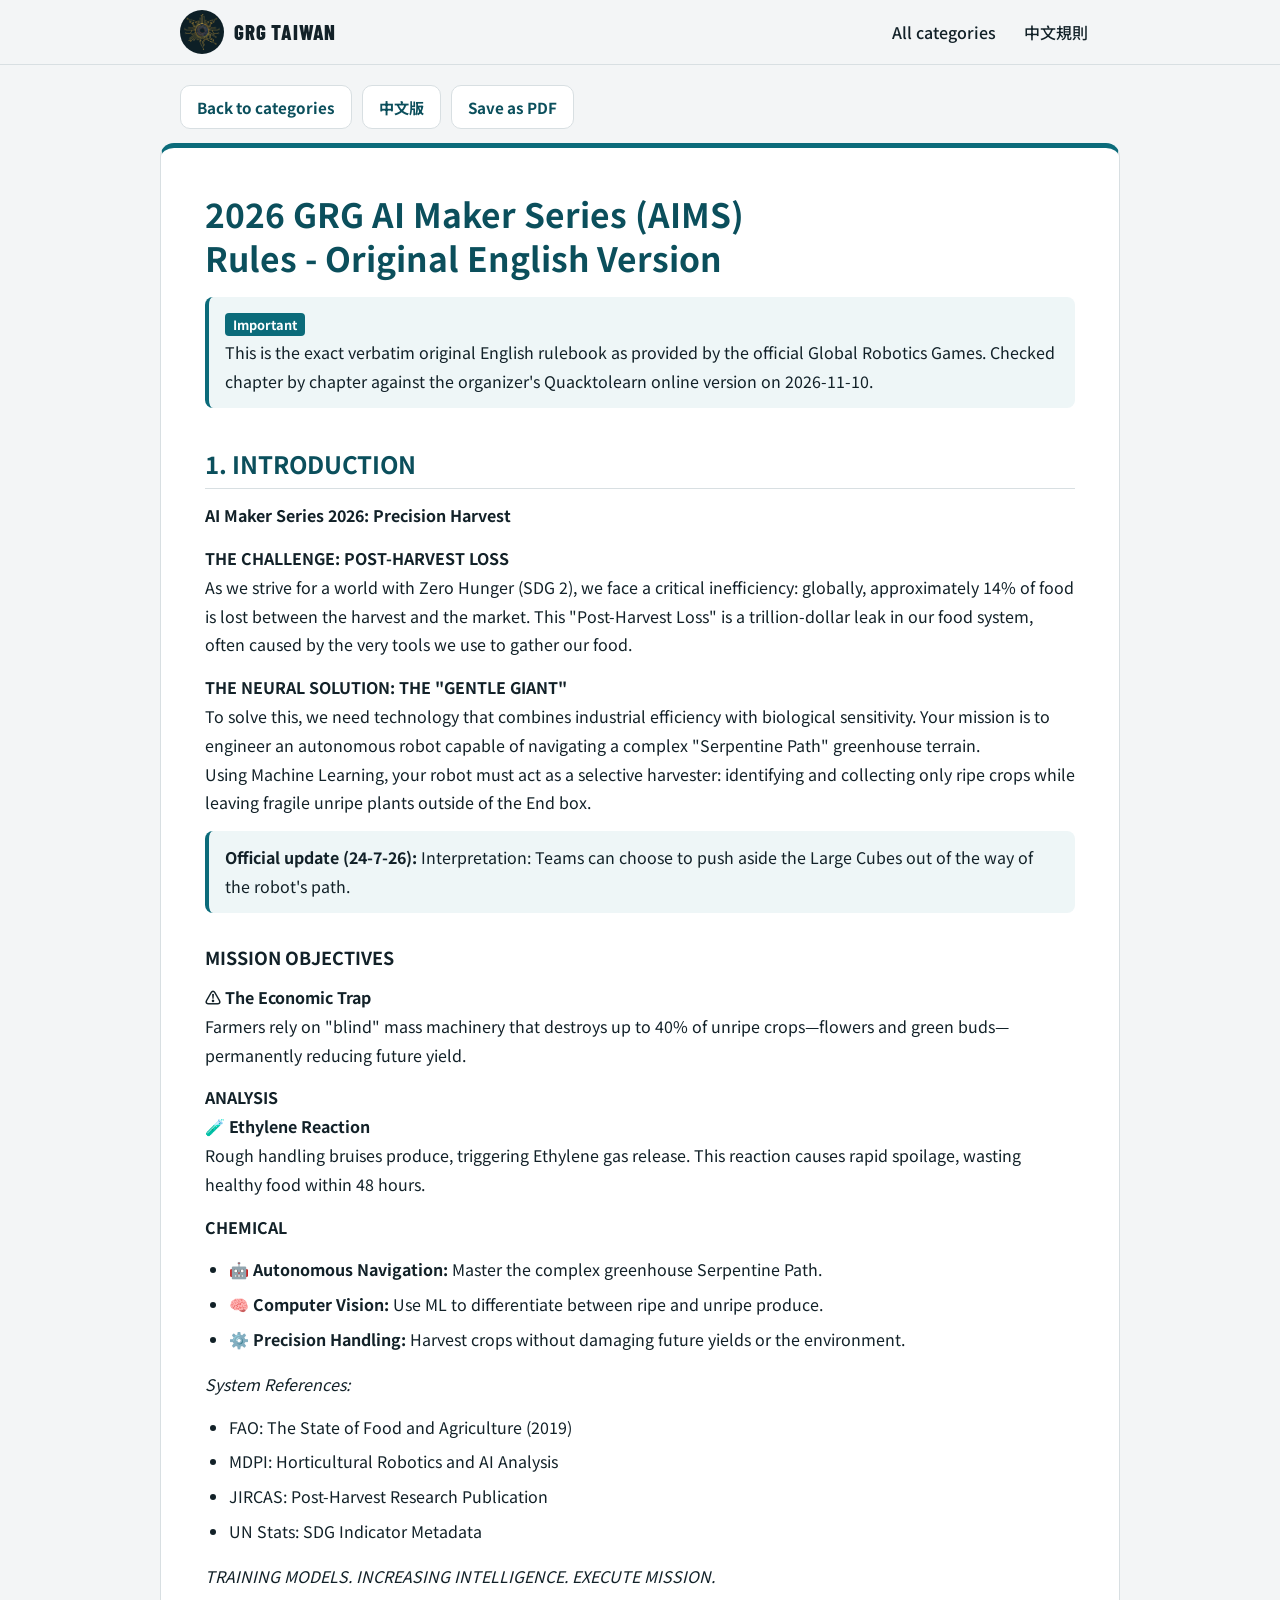
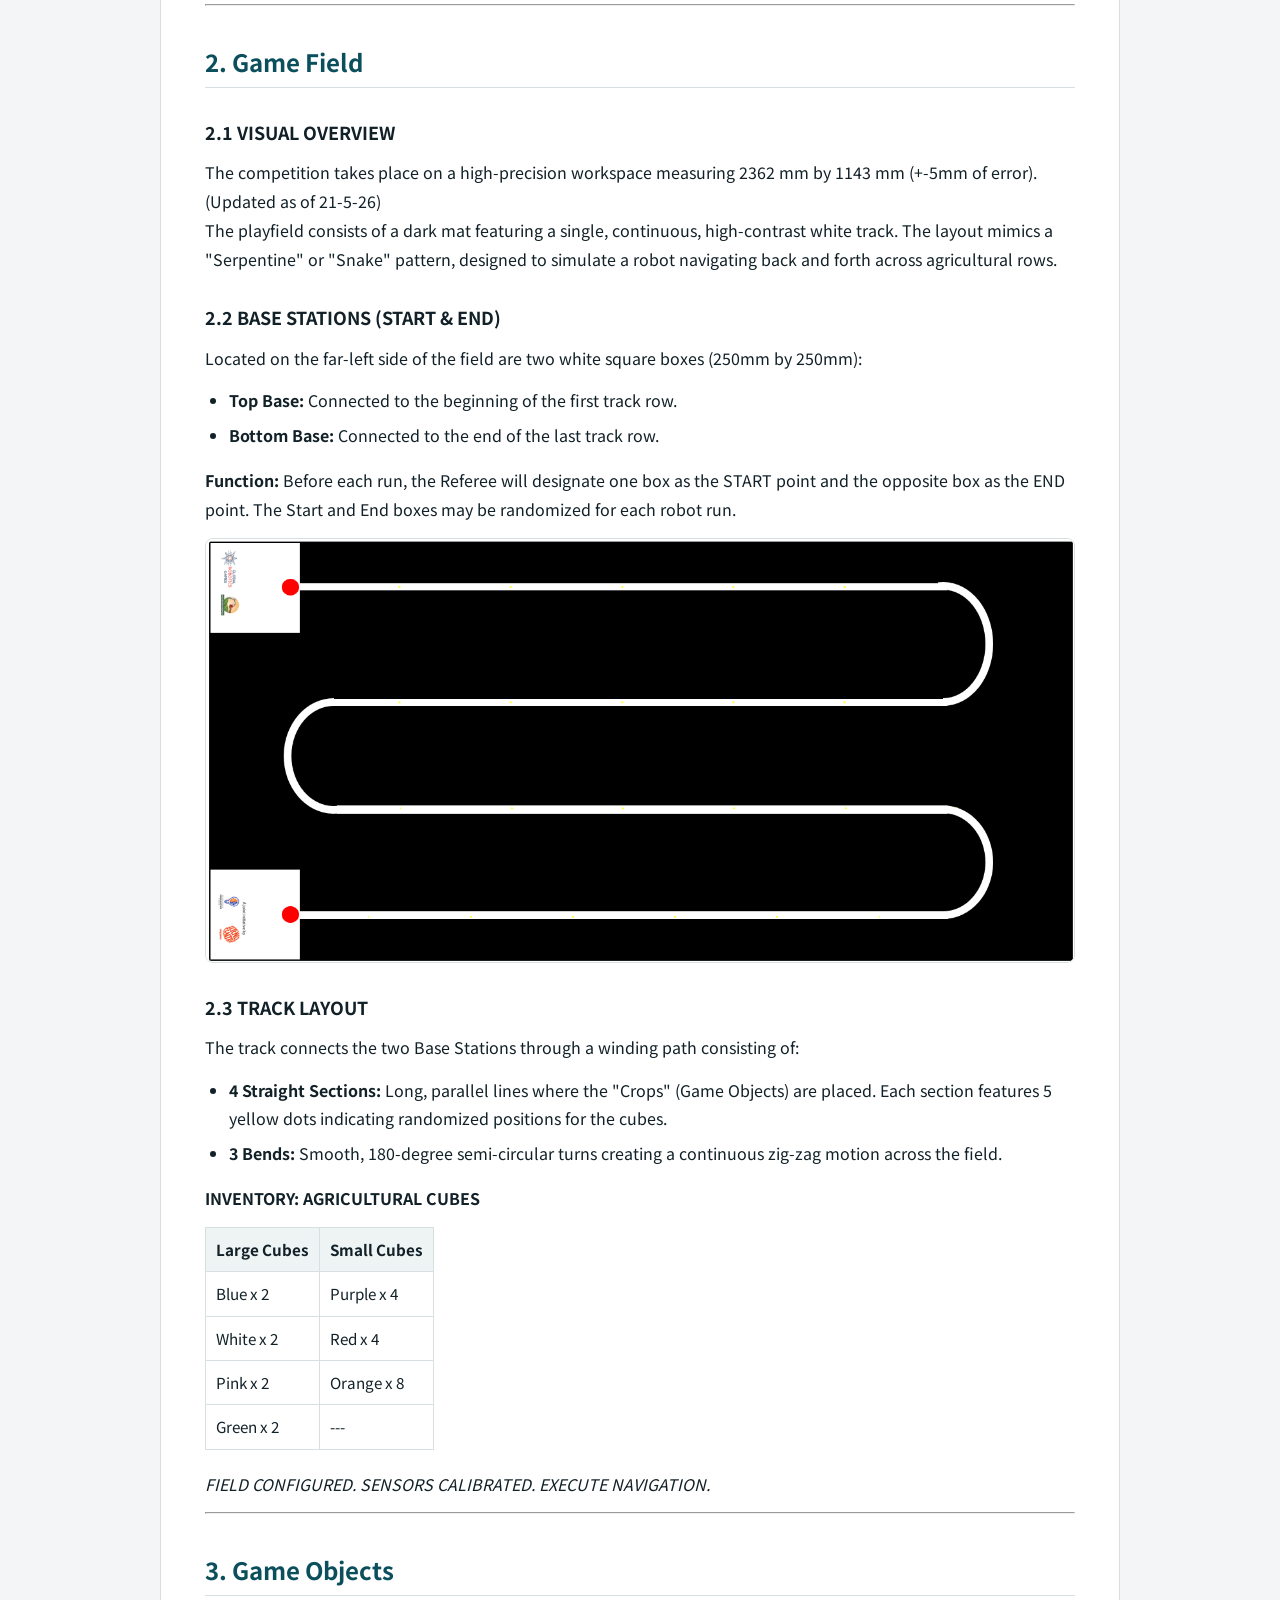
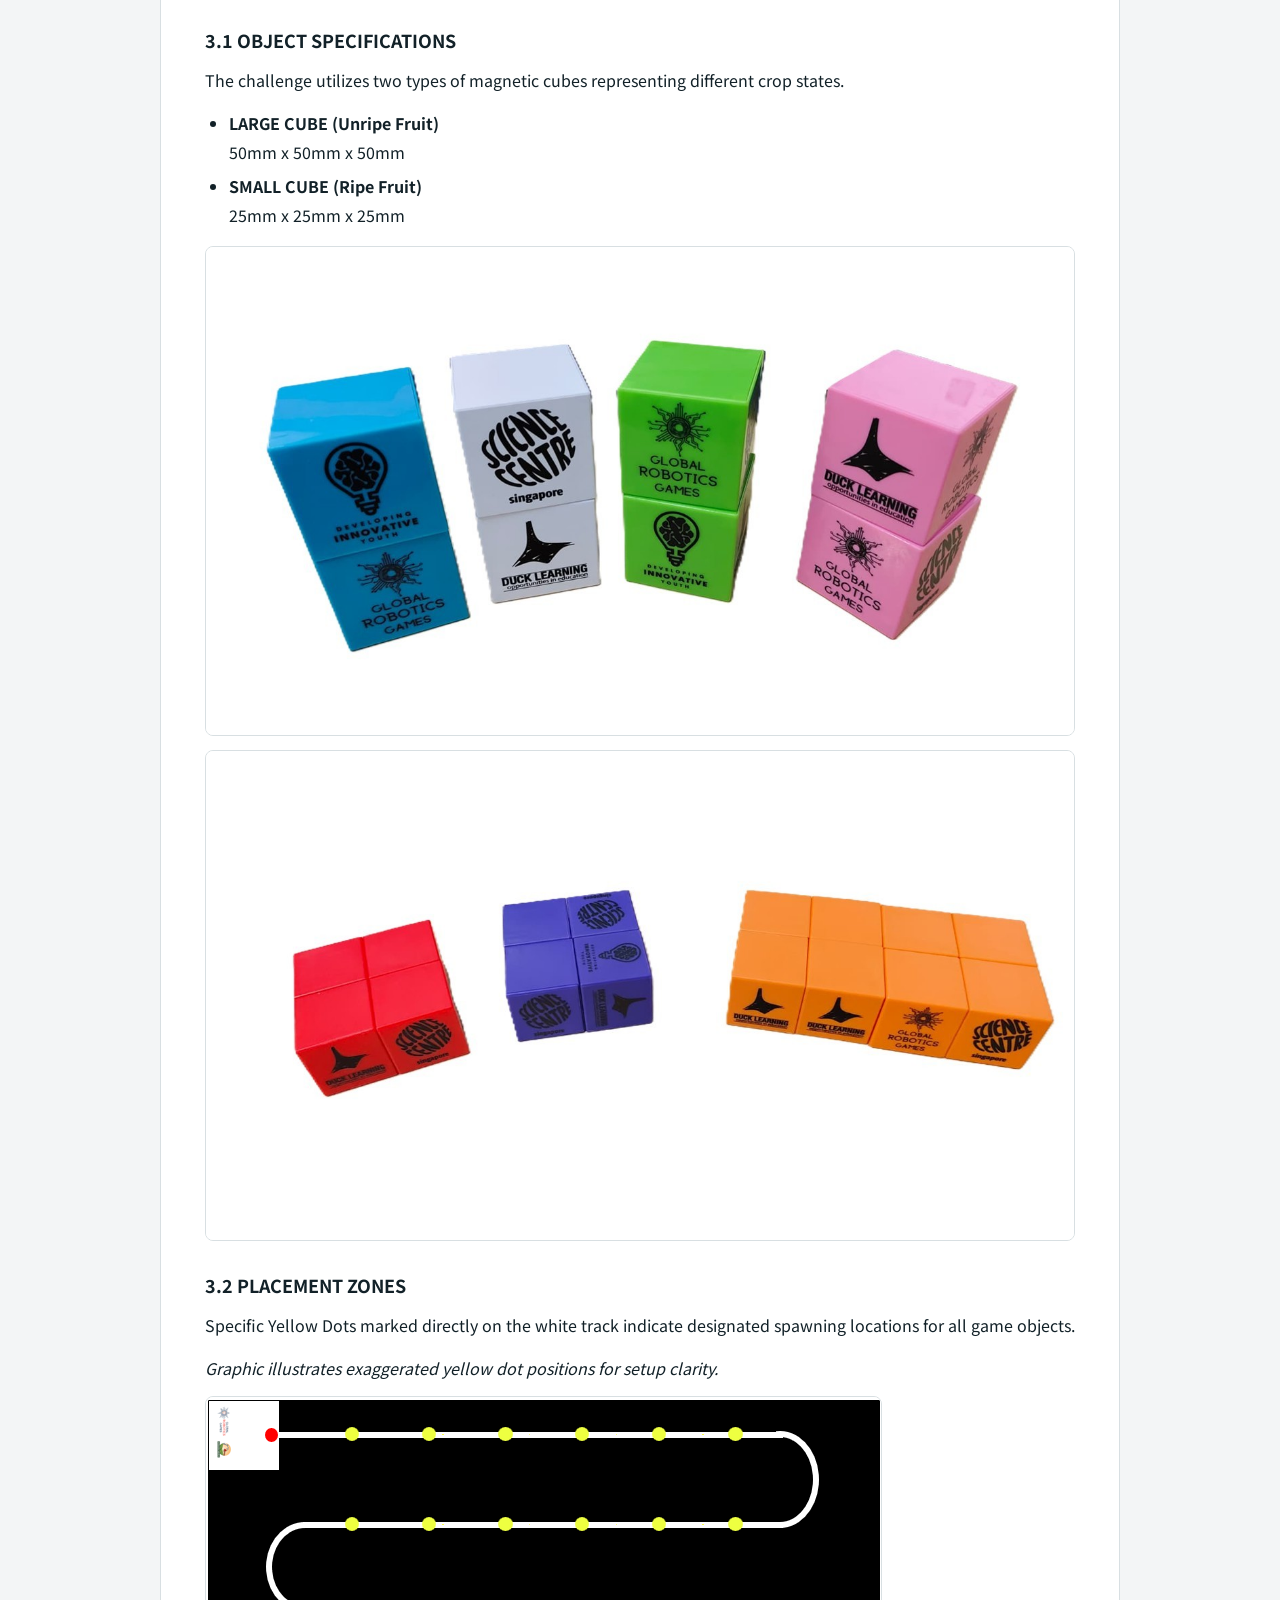
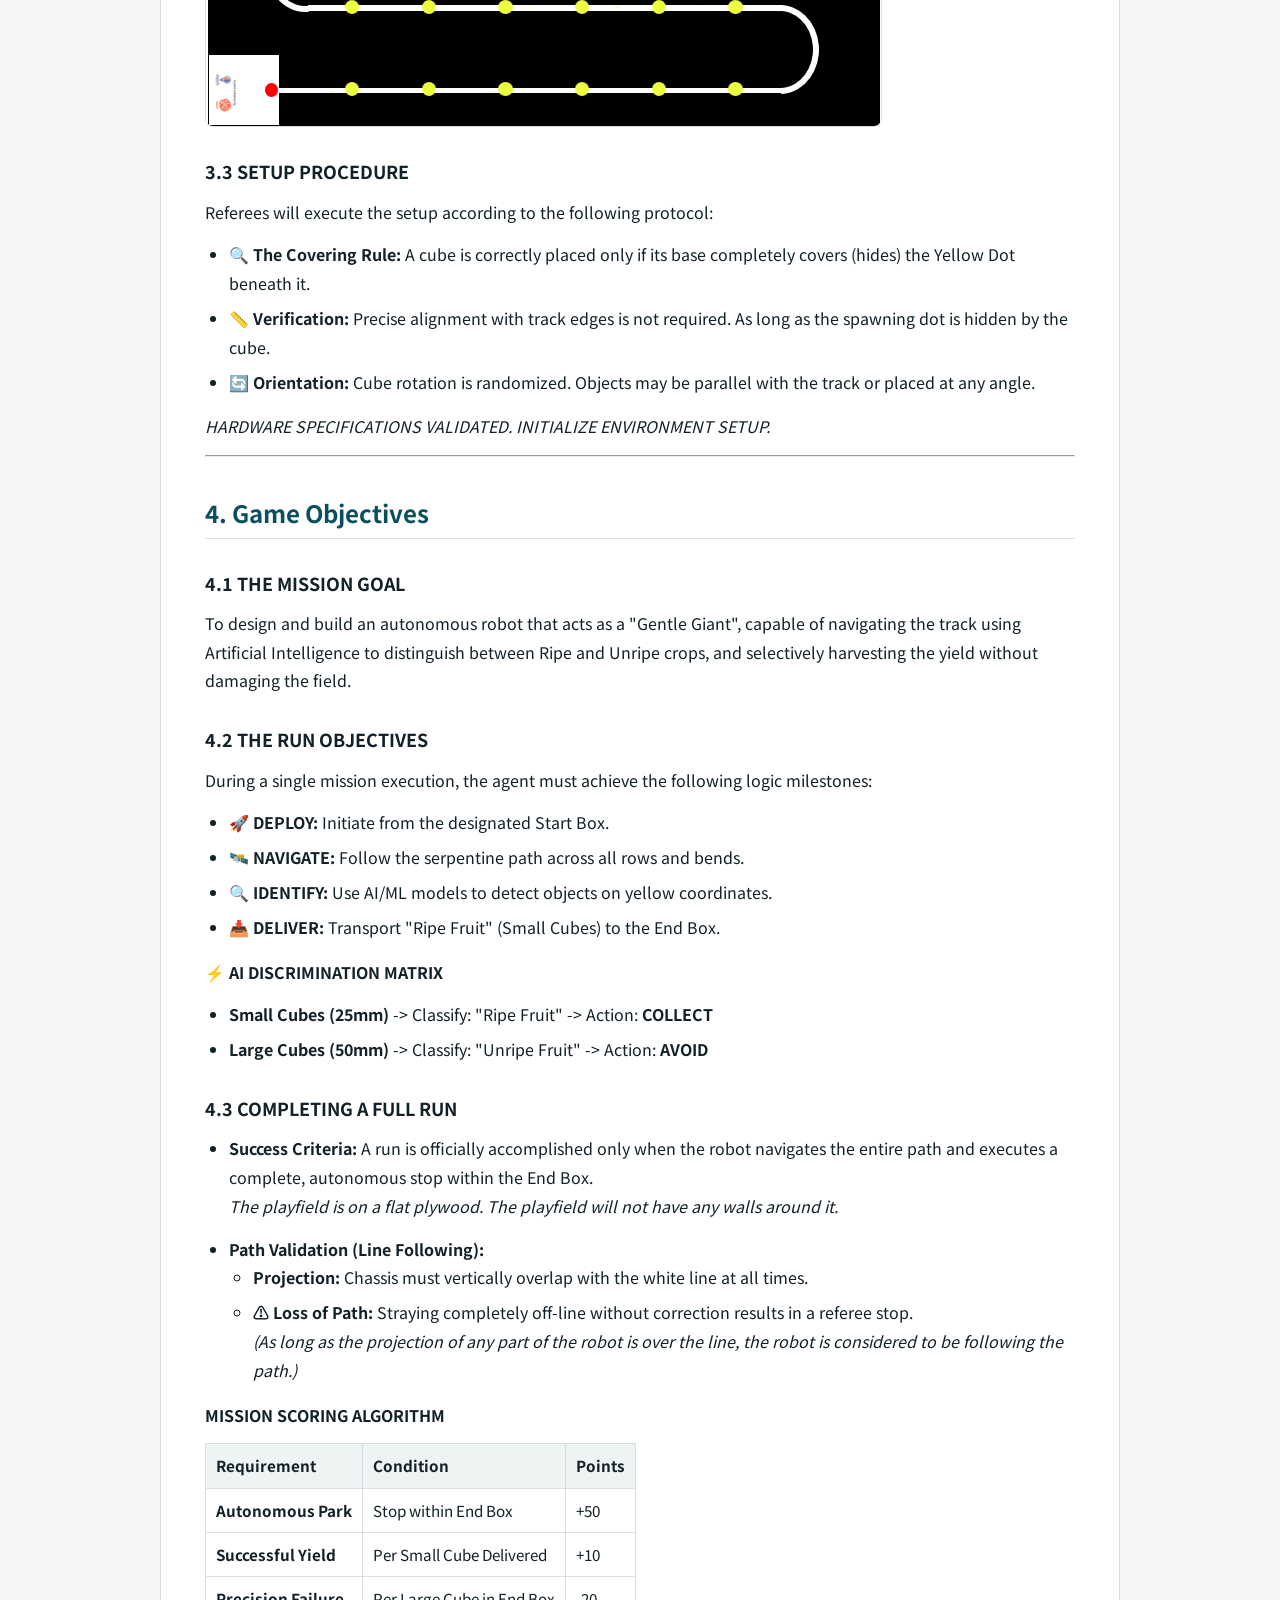
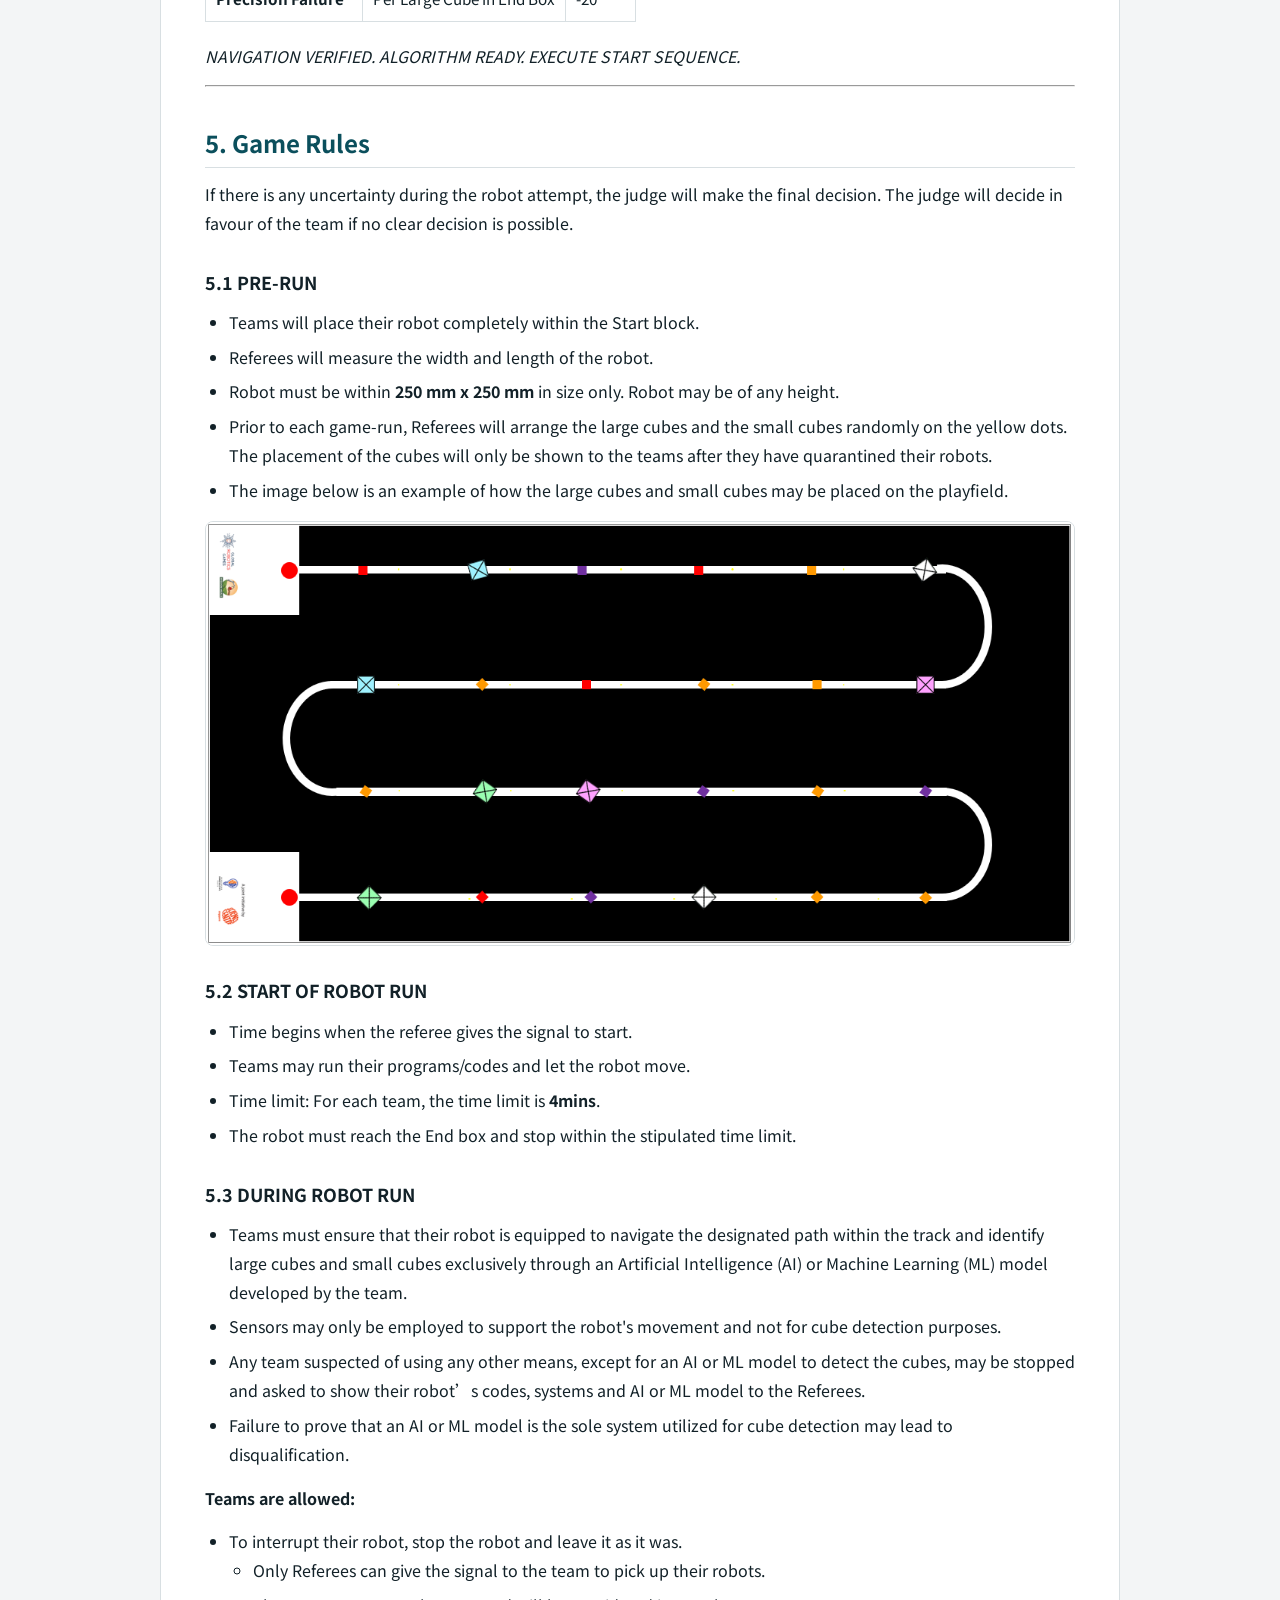
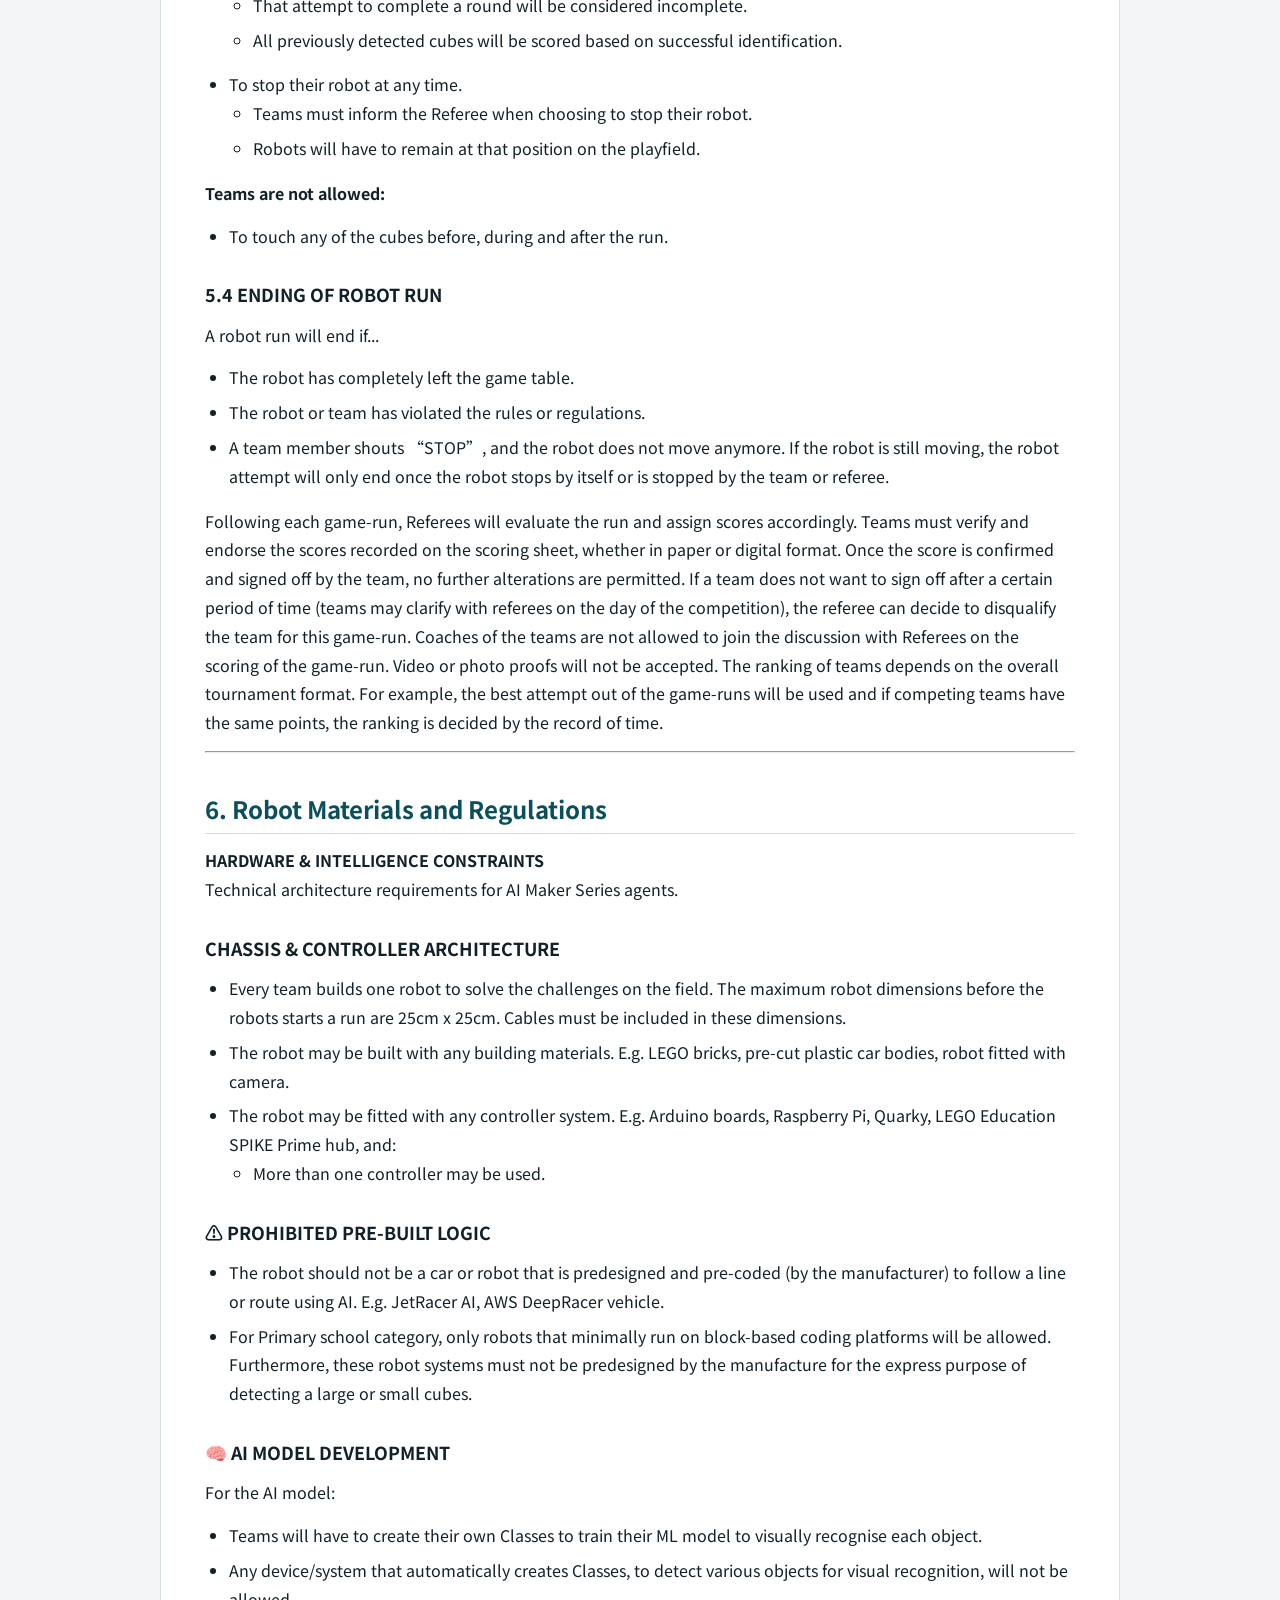
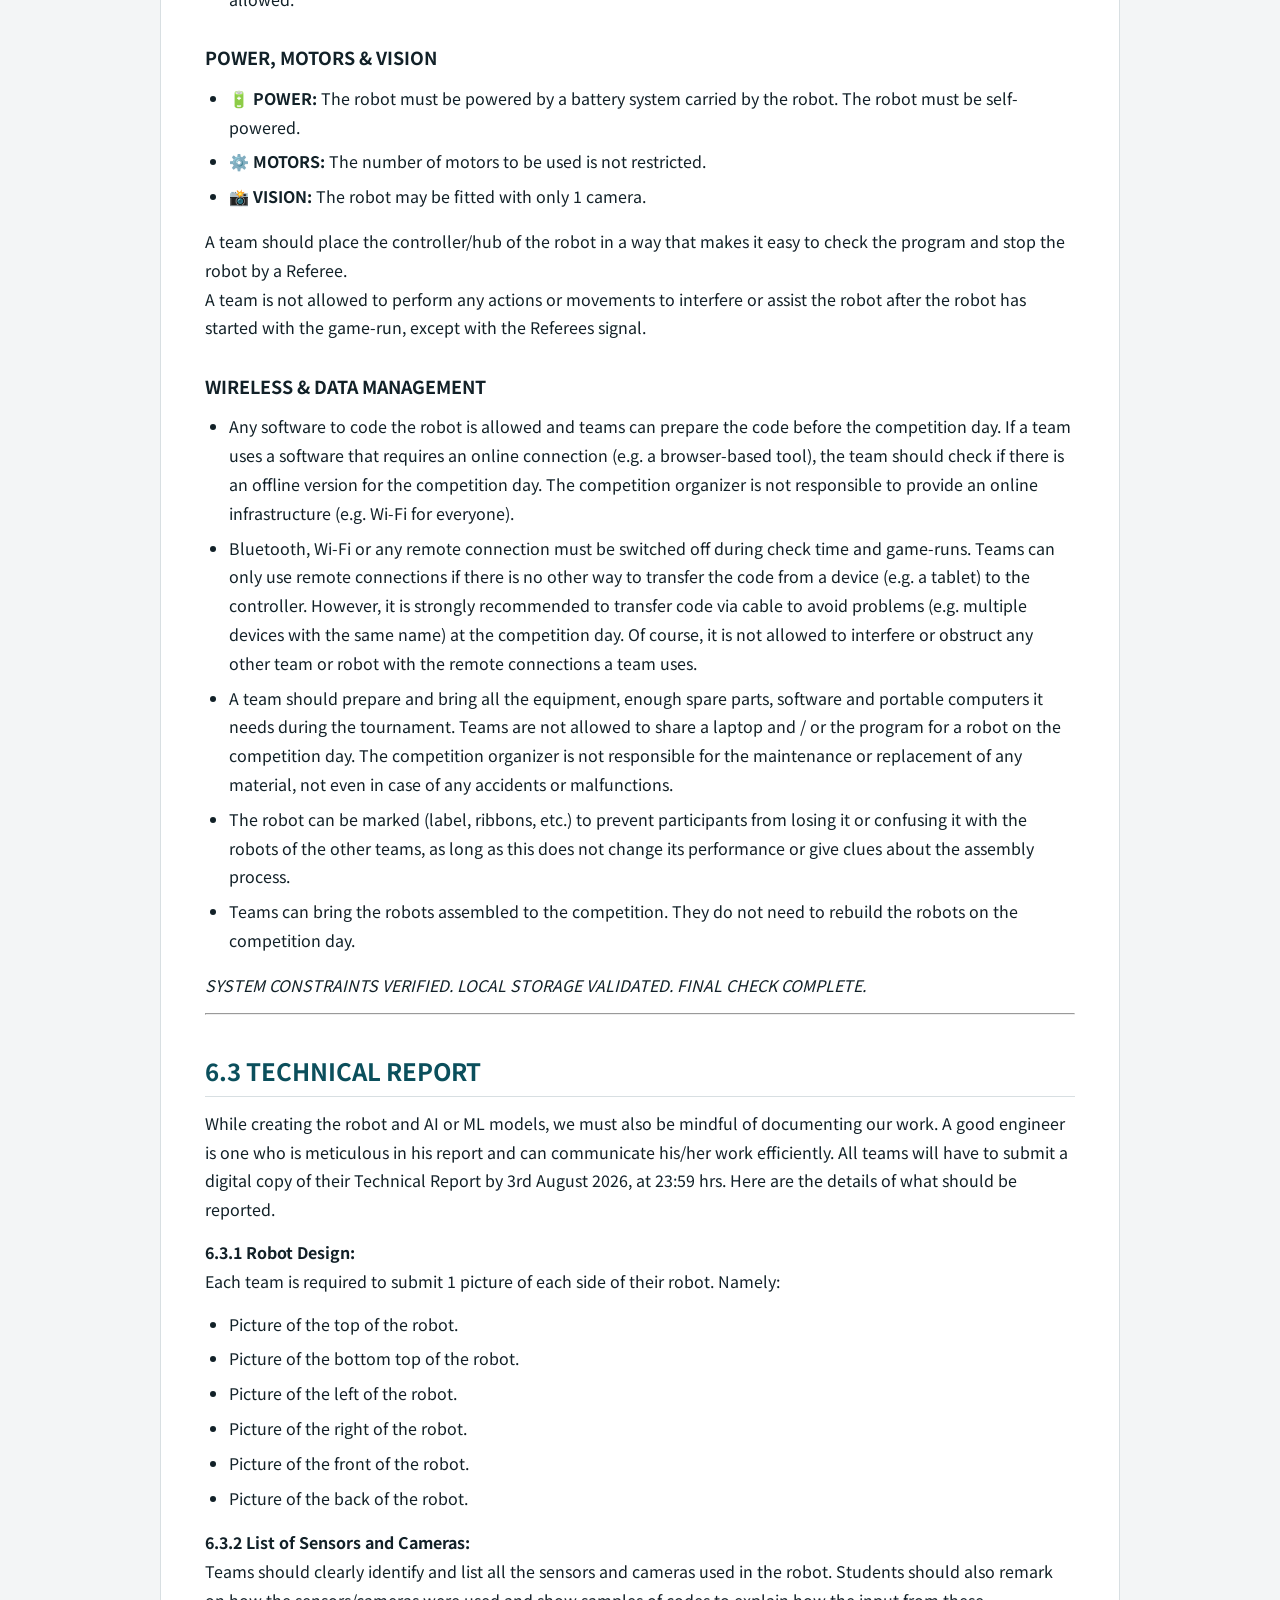
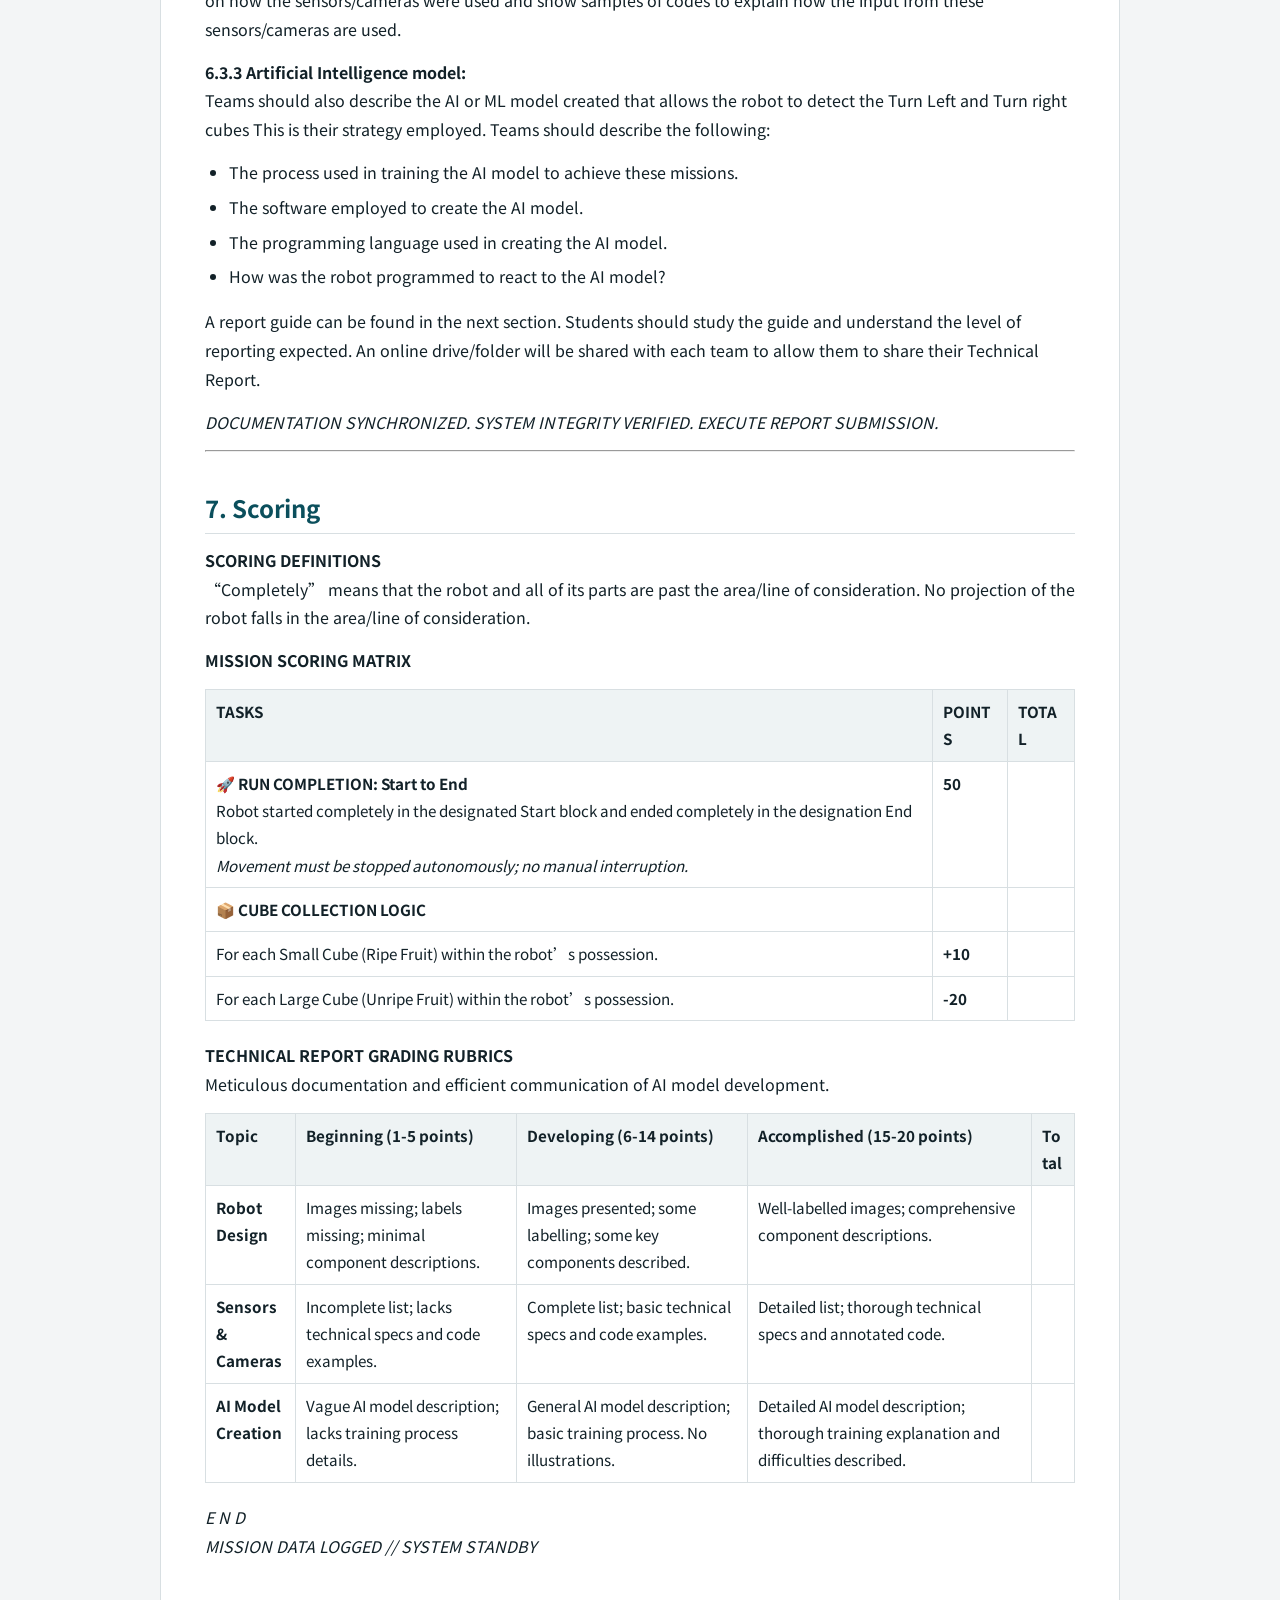
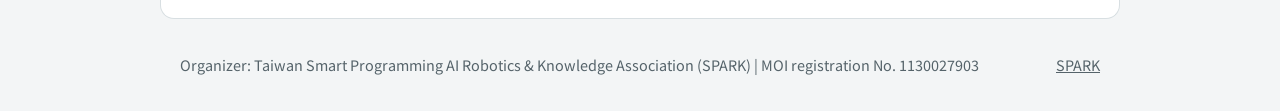
<file: rules/aims_rules_en.html>
<!DOCTYPE html>
<html lang="en">
<head>
    <meta charset="UTF-8">
    <meta name="viewport" content="width=device-width, initial-scale=1.0">
    <title>GRG 2026 - AI Maker Series (AIMS English) 完整競賽規則 | Global Robotics Games Taiwan</title>
    <meta name="description" content="2026 Global Robotics Games (GRG) 台灣賽區 AI Maker Series (AIMS English) 詳細競賽規則、年齡規範、器材限制、任務場地圖與評分標準說明。">
    <meta name="keywords" content="GRG, GRG 2026, AI Maker Series (AIMS English), Global Robotics Games, 競賽規則, 機器人比賽, SPARK, 臺灣智能程式科技教育推廣協會">
    <meta name="robots" content="index, follow">

    <!-- Canonical URL -->
    <link rel="canonical" href="https://global-robotics-games-taiwan.github.io/rules/aims_rules_en.html">

    <!-- Open Graph / Social -->
    <meta property="og:type" content="article">
    <meta property="og:url" content="https://global-robotics-games-taiwan.github.io/rules/aims_rules_en.html">
    <meta property="og:title" content="GRG 2026 - AI Maker Series (AIMS English) 完整競賽規則 | Global Robotics Games Taiwan">
    <meta property="og:description" content="2026 Global Robotics Games (GRG) 台灣賽區 AI Maker Series (AIMS English) 詳細規範與計分指南。">
    <meta property="og:image" content="https://global-robotics-games-taiwan.github.io/img/grg-singapore-2024.jpg">

    <!-- Schema.org Breadcrumbs & Article for SEO & AI Search Engines -->
    <script type="application/ld+json">
    {
      "@context": "https://schema.org",
      "@type": "BreadcrumbList",
      "itemListElement": [
        {
          "@type": "ListItem",
          "position": 1,
          "name": "GRG Taiwan 首頁",
          "item": "https://global-robotics-games-taiwan.github.io/"
        },
        {
          "@type": "ListItem",
          "position": 2,
          "name": "競賽規則",
          "item": "https://global-robotics-games-taiwan.github.io/#rules"
        },
        {
          "@type": "ListItem",
          "position": 3,
          "name": "AI Maker Series (AIMS English)",
          "item": "https://global-robotics-games-taiwan.github.io/rules/aims_rules_en.html"
        }
      ]
    }
    </script>

    <link rel="preconnect" href="https://fonts.googleapis.com">
<link rel="preconnect" href="https://fonts.gstatic.com" crossorigin>
<link rel="preload" as="style" href="https://fonts.googleapis.com/css2?family=Noto+Sans+TC:wght@400;500;700;900&amp;family=Barlow+Condensed:wght@600;800&amp;display=swap">
<link rel="stylesheet" href="https://fonts.googleapis.com/css2?family=Noto+Sans+TC:wght@400;500;700;900&amp;family=Barlow+Condensed:wght@600;800&amp;display=swap" media="print" onload="this.media='all'">
<noscript><link rel="stylesheet" href="https://fonts.googleapis.com/css2?family=Noto+Sans+TC:wght@400;500;700;900&amp;family=Barlow+Condensed:wght@600;800&amp;display=swap"></noscript>
<link rel="stylesheet" href="../css/rules.css">
<meta name="theme-color" content="#0b4f5c">
<link rel="icon" type="image/png" sizes="192x192" href="../img/favicon-192.png">
<link rel="apple-touch-icon" href="../img/apple-touch-icon.png">
<script async src="https://www.googletagmanager.com/gtag/js?id=G-00G74KLXL7"></script>
<script>window.dataLayer=window.dataLayer||[];function gtag(){dataLayer.push(arguments);}gtag('js',new Date());gtag('config','G-00G74KLXL7');</script>
</head>
<body>
<a class="skip" href="#content">Skip to rules</a>
<header class="top"><div class="in"><a class="brand" href="../index.html"><span class="b"><img src="../img/grg-mark.png" width="160" height="160" alt="GRG Taiwan 首頁"></span><b>GRG TAIWAN</b></a><nav aria-label="規則頁選單"><a href="../index.html#groups">All categories</a><a href="aims_rules.html">中文規則</a></nav></div></header>
<div class="tools no-print"><a href="../index.html#groups">Back to categories</a><a href="aims_rules.html">中文版</a><button type="button" onclick="window.print()">Save as PDF</button></div>
<main class="rules-doc" id="content"><h1 id="2026-grg-ai-maker-series-aims-rules---original-english-version">2026 GRG AI Maker Series (AIMS) Rules - Original English Version</h1>
<blockquote class="c-IMPORTANT"><p><span class="lbl">Important</span><br>This is the exact verbatim original English rulebook as provided by the official Global Robotics Games. Checked chapter by chapter against the organizer's Quacktolearn online version on 2026-11-10.</p>
</blockquote>
<h2 id="1-introduction">1. INTRODUCTION</h2>
<p><strong>AI Maker Series 2026: Precision Harvest</strong></p>
<p><strong>THE CHALLENGE: POST-HARVEST LOSS</strong><br>As we strive for a world with Zero Hunger (SDG 2), we face a critical inefficiency: globally, approximately 14% of food is lost between the harvest and the market. This &quot;Post-Harvest Loss&quot; is a trillion-dollar leak in our food system, often caused by the very tools we use to gather our food.</p>
<p><strong>THE NEURAL SOLUTION: THE &quot;GENTLE GIANT&quot;</strong><br>To solve this, we need technology that combines industrial efficiency with biological sensitivity. Your mission is to engineer an autonomous robot capable of navigating a complex &quot;Serpentine Path&quot; greenhouse terrain.<br>Using Machine Learning, your robot must act as a selective harvester: identifying and collecting only ripe crops while leaving fragile unripe plants outside of the End box.</p>
<blockquote>
<p><strong>Official update (24-7-26):</strong> Interpretation: Teams can choose to push aside the Large Cubes out of the way of the robot&#39;s path.</p>
</blockquote>
<h3 id="mission-objectives">MISSION OBJECTIVES</h3>
<p><strong>⚠ The Economic Trap</strong><br>Farmers rely on &quot;blind&quot; mass machinery that destroys up to 40% of unripe crops—flowers and green buds—permanently reducing future yield.</p>
<p><strong>ANALYSIS</strong><br><strong>🧪 Ethylene Reaction</strong><br>Rough handling bruises produce, triggering Ethylene gas release. This reaction causes rapid spoilage, wasting healthy food within 48 hours.</p>
<p><strong>CHEMICAL</strong>  </p>
<ul>
<li>🤖 <strong>Autonomous Navigation:</strong> Master the complex greenhouse Serpentine Path.</li>
<li>🧠 <strong>Computer Vision:</strong> Use ML to differentiate between ripe and unripe produce.</li>
<li>⚙️ <strong>Precision Handling:</strong> Harvest crops without damaging future yields or the environment.</li>
</ul>
<p><em>System References:</em>  </p>
<ul>
<li>FAO: The State of Food and Agriculture (2019)  </li>
<li>MDPI: Horticultural Robotics and AI Analysis  </li>
<li>JIRCAS: Post-Harvest Research Publication  </li>
<li>UN Stats: SDG Indicator Metadata</li>
</ul>
<p><em>TRAINING MODELS. INCREASING INTELLIGENCE. EXECUTE MISSION.</em></p>
<hr>
<h2 id="2-game-field">2. Game Field</h2>
<h3 id="21-visual-overview">2.1 VISUAL OVERVIEW</h3>
<p>The competition takes place on a high-precision workspace measuring 2362 mm by 1143 mm (+-5mm of error). (Updated as of 21-5-26)<br>The playfield consists of a dark mat featuring a single, continuous, high-contrast white track. The layout mimics a &quot;Serpentine&quot; or &quot;Snake&quot; pattern, designed to simulate a robot navigating back and forth across agricultural rows.</p>
<h3 id="22-base-stations-start--end">2.2 BASE STATIONS (START &amp; END)</h3>
<p>Located on the far-left side of the field are two white square boxes (250mm by 250mm):</p>
<ul>
<li><strong>Top Base:</strong> Connected to the beginning of the first track row.</li>
<li><strong>Bottom Base:</strong> Connected to the end of the last track row.</li>
</ul>
<p><strong>Function:</strong> Before each run, the Referee will designate one box as the START point and the opposite box as the END point. The Start and End boxes may be randomized for each robot run.</p>
<p><img src="../images/rules/AIMS_inline_image3.png" alt="AIMS game field with the two base stations on the left"></p>
<h3 id="23-track-layout">2.3 TRACK LAYOUT</h3>
<p>The track connects the two Base Stations through a winding path consisting of:</p>
<ul>
<li><strong>4 Straight Sections:</strong> Long, parallel lines where the &quot;Crops&quot; (Game Objects) are placed. Each section features 5 yellow dots indicating randomized positions for the cubes.</li>
<li><strong>3 Bends:</strong> Smooth, 180-degree semi-circular turns creating a continuous zig-zag motion across the field.</li>
</ul>
<p><strong>INVENTORY: AGRICULTURAL CUBES</strong></p>
<table>
<thead>
<tr>
<th>Large Cubes</th>
<th>Small Cubes</th>
</tr>
</thead>
<tbody><tr>
<td>Blue x 2</td>
<td>Purple x 4</td>
</tr>
<tr>
<td>White x 2</td>
<td>Red x 4</td>
</tr>
<tr>
<td>Pink x 2</td>
<td>Orange x 8</td>
</tr>
<tr>
<td>Green x 2</td>
<td>---</td>
</tr>
</tbody></table>
<p><em>FIELD CONFIGURED. SENSORS CALIBRATED. EXECUTE NAVIGATION.</em></p>
<hr>
<h2 id="3-game-objects">3. Game Objects</h2>
<h3 id="31-object-specifications">3.1 OBJECT SPECIFICATIONS</h3>
<p>The challenge utilizes two types of magnetic cubes representing different crop states.</p>
<ul>
<li><strong>LARGE CUBE (Unripe Fruit)</strong><br>50mm x 50mm x 50mm</li>
<li><strong>SMALL CUBE (Ripe Fruit)</strong><br>25mm x 25mm x 25mm</li>
</ul>
<p><img src="../images/rules/AIMS_LargeCubes-nobg.jpg" alt="Large Cubes">
<img src="../images/rules/AIMS_SmallCubes-nobg.jpg" alt="Small Cubes"></p>
<h3 id="32-placement-zones">3.2 PLACEMENT ZONES</h3>
<p>Specific Yellow Dots marked directly on the white track indicate designated spawning locations for all game objects.</p>
<p><em>Graphic illustrates exaggerated yellow dot positions for setup clarity.</em>
<img src="../images/rules/AIMS_inline_image6.png" alt="Placement Zones"></p>
<h3 id="33-setup-procedure">3.3 SETUP PROCEDURE</h3>
<p>Referees will execute the setup according to the following protocol:</p>
<ul>
<li>🔍 <strong>The Covering Rule:</strong> A cube is correctly placed only if its base completely covers (hides) the Yellow Dot beneath it.</li>
<li>📏 <strong>Verification:</strong> Precise alignment with track edges is not required. As long as the spawning dot is hidden by the cube.</li>
<li>🔄 <strong>Orientation:</strong> Cube rotation is randomized. Objects may be parallel with the track or placed at any angle.</li>
</ul>
<p><em>HARDWARE SPECIFICATIONS VALIDATED. INITIALIZE ENVIRONMENT SETUP.</em></p>
<hr>
<h2 id="4-game-objectives">4. Game Objectives</h2>
<h3 id="41-the-mission-goal">4.1 THE MISSION GOAL</h3>
<p>To design and build an autonomous robot that acts as a &quot;Gentle Giant&quot;, capable of navigating the track using Artificial Intelligence to distinguish between Ripe and Unripe crops, and selectively harvesting the yield without damaging the field.</p>
<h3 id="42-the-run-objectives">4.2 THE RUN OBJECTIVES</h3>
<p>During a single mission execution, the agent must achieve the following logic milestones:</p>
<ul>
<li>🚀 <strong>DEPLOY:</strong> Initiate from the designated Start Box.</li>
<li>🛰️ <strong>NAVIGATE:</strong> Follow the serpentine path across all rows and bends.</li>
<li>🔍 <strong>IDENTIFY:</strong> Use AI/ML models to detect objects on yellow coordinates.</li>
<li>📥 <strong>DELIVER:</strong> Transport &quot;Ripe Fruit&quot; (Small Cubes) to the End Box.</li>
</ul>
<p><strong>⚡ AI DISCRIMINATION MATRIX</strong></p>
<ul>
<li><strong>Small Cubes (25mm)</strong> -&gt; Classify: &quot;Ripe Fruit&quot; -&gt; Action: <strong>COLLECT</strong></li>
<li><strong>Large Cubes (50mm)</strong> -&gt; Classify: &quot;Unripe Fruit&quot; -&gt; Action: <strong>AVOID</strong></li>
</ul>
<h3 id="43-completing-a-full-run">4.3 COMPLETING A FULL RUN</h3>
<ul>
<li><strong>Success Criteria:</strong> A run is officially accomplished only when the robot navigates the entire path and executes a complete, autonomous stop within the End Box.<p><em>The playfield is on a flat plywood. The playfield will not have any walls around it.</em></p></li>
<li><strong>Path Validation (Line Following):</strong><ul>
<li><strong>Projection:</strong> Chassis must vertically overlap with the white line at all times.</li>
<li><strong>⚠ Loss of Path:</strong> Straying completely off-line without correction results in a referee stop.<br><em>(As long as the projection of any part of the robot is over the line, the robot is considered to be following the path.)</em></li>
</ul>
</li>
</ul>
<p><strong>MISSION SCORING ALGORITHM</strong></p>
<table>
<thead>
<tr>
<th>Requirement</th>
<th>Condition</th>
<th>Points</th>
</tr>
</thead>
<tbody><tr>
<td><strong>Autonomous Park</strong></td>
<td>Stop within End Box</td>
<td>+50</td>
</tr>
<tr>
<td><strong>Successful Yield</strong></td>
<td>Per Small Cube Delivered</td>
<td>+10</td>
</tr>
<tr>
<td><strong>Precision Failure</strong></td>
<td>Per Large Cube in End Box</td>
<td>-20</td>
</tr>
</tbody></table>
<p><em>NAVIGATION VERIFIED. ALGORITHM READY. EXECUTE START SEQUENCE.</em></p>
<hr>
<h2 id="5-game-rules">5. Game Rules</h2>
<p>If there is any uncertainty during the robot attempt, the judge will make the final decision. The judge will decide in favour of the team if no clear decision is possible.</p>
<h3 id="51-pre-run">5.1 PRE-RUN</h3>
<ul>
<li>Teams will place their robot completely within the Start block.</li>
<li>Referees will measure the width and length of the robot.</li>
<li>Robot must be within <strong>250 mm x 250 mm</strong> in size only. Robot may be of any height.</li>
<li>Prior to each game-run, Referees will arrange the large cubes and the small cubes randomly on the yellow dots. The placement of the cubes will only be shown to the teams after they have quarantined their robots.</li>
<li>The image below is an example of how the large cubes and small cubes may be placed on the playfield.</li>
</ul>
<p><img src="../images/rules/AIMS_inline_image7.png" alt="Example of random cube placement"></p>
<h3 id="52-start-of-robot-run">5.2 START OF ROBOT RUN</h3>
<ul>
<li>Time begins when the referee gives the signal to start.</li>
<li>Teams may run their programs/codes and let the robot move.</li>
<li>Time limit: For each team, the time limit is <strong>4mins</strong>.</li>
<li>The robot must reach the End box and stop within the stipulated time limit.</li>
</ul>
<h3 id="53-during-robot-run">5.3 DURING ROBOT RUN</h3>
<ul>
<li>Teams must ensure that their robot is equipped to navigate the designated path within the track and identify large cubes and small cubes exclusively through an Artificial Intelligence (AI) or Machine Learning (ML) model developed by the team.</li>
<li>Sensors may only be employed to support the robot&#39;s movement and not for cube detection purposes.</li>
<li>Any team suspected of using any other means, except for an AI or ML model to detect the cubes, may be stopped and asked to show their robot’s codes, systems and AI or ML model to the Referees.</li>
<li>Failure to prove that an AI or ML model is the sole system utilized for cube detection may lead to disqualification.</li>
</ul>
<p><strong>Teams are allowed:</strong></p>
<ul>
<li>To interrupt their robot, stop the robot and leave it as it was.<ul>
<li>Only Referees can give the signal to the team to pick up their robots.</li>
<li>That attempt to complete a round will be considered incomplete.</li>
<li>All previously detected cubes will be scored based on successful identification.</li>
</ul>
</li>
<li>To stop their robot at any time.<ul>
<li>Teams must inform the Referee when choosing to stop their robot.</li>
<li>Robots will have to remain at that position on the playfield.</li>
</ul>
</li>
</ul>
<p><strong>Teams are not allowed:</strong></p>
<ul>
<li>To touch any of the cubes before, during and after the run.</li>
</ul>
<h3 id="54-ending-of-robot-run">5.4 ENDING OF ROBOT RUN</h3>
<p>A robot run will end if...</p>
<ul>
<li>The robot has completely left the game table.</li>
<li>The robot or team has violated the rules or regulations.</li>
<li>A team member shouts “STOP”, and the robot does not move anymore. If the robot is still moving, the robot attempt will only end once the robot stops by itself or is stopped by the team or referee.</li>
</ul>
<p>Following each game-run, Referees will evaluate the run and assign scores accordingly. Teams must verify and endorse the scores recorded on the scoring sheet, whether in paper or digital format. Once the score is confirmed and signed off by the team, no further alterations are permitted.
If a team does not want to sign off after a certain period of time (teams may clarify with referees on the day of the competition), the referee can decide to disqualify the team for this game-run. Coaches of the teams are not allowed to join the discussion with Referees on the scoring of the game-run. Video or photo proofs will not be accepted.
The ranking of teams depends on the overall tournament format. For example, the best attempt out of the game-runs will be used and if competing teams have the same points, the ranking is decided by the record of time.</p>
<hr>
<h2 id="6-robot-materials-and-regulations">6. Robot Materials and Regulations</h2>
<p><strong>HARDWARE &amp; INTELLIGENCE CONSTRAINTS</strong><br>Technical architecture requirements for AI Maker Series agents.</p>
<h3 id="chassis--controller-architecture">CHASSIS &amp; CONTROLLER ARCHITECTURE</h3>
<ul>
<li>Every team builds one robot to solve the challenges on the field. The maximum robot dimensions before the robots starts a run are 25cm x 25cm. Cables must be included in these dimensions.</li>
<li>The robot may be built with any building materials. E.g. LEGO bricks, pre-cut plastic car bodies, robot fitted with camera.</li>
<li>The robot may be fitted with any controller system. E.g. Arduino boards, Raspberry Pi, Quarky, LEGO Education SPIKE Prime hub, and:<ul>
<li>More than one controller may be used.</li>
</ul>
</li>
</ul>
<h3 id="⚠-prohibited-pre-built-logic">⚠ PROHIBITED PRE-BUILT LOGIC</h3>
<ul>
<li>The robot should not be a car or robot that is predesigned and pre-coded (by the manufacturer) to follow a line or route using AI. E.g. JetRacer AI, AWS DeepRacer vehicle.</li>
<li>For Primary school category, only robots that minimally run on block-based coding platforms will be allowed. Furthermore, these robot systems must not be predesigned by the manufacture for the express purpose of detecting a large or small cubes.</li>
</ul>
<h3 id="🧠-ai-model-development">🧠 AI MODEL DEVELOPMENT</h3>
<p>For the AI model:</p>
<ul>
<li>Teams will have to create their own Classes to train their ML model to visually recognise each object.</li>
<li>Any device/system that automatically creates Classes, to detect various objects for visual recognition, will not be allowed.</li>
</ul>
<h3 id="power-motors--vision">POWER, MOTORS &amp; VISION</h3>
<ul>
<li>🔋 <strong>POWER:</strong> The robot must be powered by a battery system carried by the robot. The robot must be self-powered.</li>
<li>⚙️ <strong>MOTORS:</strong> The number of motors to be used is not restricted.</li>
<li>📸 <strong>VISION:</strong> The robot may be fitted with only 1 camera.</li>
</ul>
<p>A team should place the controller/hub of the robot in a way that makes it easy to check the program and stop the robot by a Referee.<br>A team is not allowed to perform any actions or movements to interfere or assist the robot after the robot has started with the game-run, except with the Referees signal.</p>
<h3 id="wireless--data-management">WIRELESS &amp; DATA MANAGEMENT</h3>
<ul>
<li>Any software to code the robot is allowed and teams can prepare the code before the competition day. If a team uses a software that requires an online connection (e.g. a browser-based tool), the team should check if there is an offline version for the competition day. The competition organizer is not responsible to provide an online infrastructure (e.g. Wi-Fi for everyone).</li>
<li>Bluetooth, Wi-Fi or any remote connection must be switched off during check time and game-runs. Teams can only use remote connections if there is no other way to transfer the code from a device (e.g. a tablet) to the controller. However, it is strongly recommended to transfer code via cable to avoid problems (e.g. multiple devices with the same name) at the competition day. Of course, it is not allowed to interfere or obstruct any other team or robot with the remote connections a team uses.</li>
<li>A team should prepare and bring all the equipment, enough spare parts, software and portable computers it needs during the tournament. Teams are not allowed to share a laptop and / or the program for a robot on the competition day. The competition organizer is not responsible for the maintenance or replacement of any material, not even in case of any accidents or malfunctions.</li>
<li>The robot can be marked (label, ribbons, etc.) to prevent participants from losing it or confusing it with the robots of the other teams, as long as this does not change its performance or give clues about the assembly process.</li>
<li>Teams can bring the robots assembled to the competition. They do not need to rebuild the robots on the competition day.</li>
</ul>
<p><em>SYSTEM CONSTRAINTS VERIFIED. LOCAL STORAGE VALIDATED. FINAL CHECK COMPLETE.</em></p>
<hr>
<h2 id="63-technical-report">6.3 TECHNICAL REPORT</h2>
<p>While creating the robot and AI or ML models, we must also be mindful of documenting our work. A good engineer is one who is meticulous in his report and can communicate his/her work efficiently.
All teams will have to submit a digital copy of their Technical Report by 3rd August 2026, at 23:59 hrs. Here are the details of what should be reported.</p>
<p><strong>6.3.1 Robot Design:</strong><br>Each team is required to submit 1 picture of each side of their robot. Namely:</p>
<ul>
<li>Picture of the top of the robot.</li>
<li>Picture of the bottom top of the robot.</li>
<li>Picture of the left of the robot.</li>
<li>Picture of the right of the robot.</li>
<li>Picture of the front of the robot.</li>
<li>Picture of the back of the robot.</li>
</ul>
<p><strong>6.3.2 List of Sensors and Cameras:</strong><br>Teams should clearly identify and list all the sensors and cameras used in the robot. Students should also remark on how the sensors/cameras were used and show samples of codes to explain how the input from these sensors/cameras are used.</p>
<p><strong>6.3.3 Artificial Intelligence model:</strong><br>Teams should also describe the AI or ML model created that allows the robot to detect the Turn Left and Turn right cubes This is their strategy employed. Teams should describe the following:</p>
<ul>
<li>The process used in training the AI model to achieve these missions.</li>
<li>The software employed to create the AI model.</li>
<li>The programming language used in creating the AI model.</li>
<li>How was the robot programmed to react to the AI model?</li>
</ul>
<p>A report guide can be found in the next section. Students should study the guide and understand the level of reporting expected. An online drive/folder will be shared with each team to allow them to share their Technical Report.</p>
<p><em>DOCUMENTATION SYNCHRONIZED. SYSTEM INTEGRITY VERIFIED. EXECUTE REPORT SUBMISSION.</em></p>
<hr>
<h2 id="7-scoring">7. Scoring</h2>
<p><strong>SCORING DEFINITIONS</strong><br>“Completely” means that the robot and all of its parts are past the area/line of consideration. No projection of the robot falls in the area/line of consideration.</p>
<p><strong>MISSION SCORING MATRIX</strong></p>
<table>
<thead>
<tr>
<th>TASKS</th>
<th>POINTS</th>
<th>TOTAL</th>
</tr>
</thead>
<tbody><tr>
<td>🚀 <strong>RUN COMPLETION: Start to End</strong><br>Robot started completely in the designated Start block and ended completely in the designation End block.<br><em>Movement must be stopped autonomously; no manual interruption.</em></td>
<td><strong>50</strong></td>
<td></td>
</tr>
<tr>
<td>📦 <strong>CUBE COLLECTION LOGIC</strong></td>
<td></td>
<td></td>
</tr>
<tr>
<td>For each Small Cube (Ripe Fruit) within the robot’s possession.</td>
<td><strong>+10</strong></td>
<td></td>
</tr>
<tr>
<td>For each Large Cube (Unripe Fruit) within the robot’s possession.</td>
<td><strong>-20</strong></td>
<td></td>
</tr>
</tbody></table>
<p><strong>TECHNICAL REPORT GRADING RUBRICS</strong><br>Meticulous documentation and efficient communication of AI model development.</p>
<table>
<thead>
<tr>
<th>Topic</th>
<th>Beginning (1-5 points)</th>
<th>Developing (6-14 points)</th>
<th>Accomplished (15-20 points)</th>
<th>Total</th>
</tr>
</thead>
<tbody><tr>
<td><strong>Robot Design</strong></td>
<td>Images missing; labels missing; minimal component descriptions.</td>
<td>Images presented; some labelling; some key components described.</td>
<td>Well-labelled images; comprehensive component descriptions.</td>
<td></td>
</tr>
<tr>
<td><strong>Sensors &amp; Cameras</strong></td>
<td>Incomplete list; lacks technical specs and code examples.</td>
<td>Complete list; basic technical specs and code examples.</td>
<td>Detailed list; thorough technical specs and annotated code.</td>
<td></td>
</tr>
<tr>
<td><strong>AI Model Creation</strong></td>
<td>Vague AI model description; lacks training process details.</td>
<td>General AI model description; basic training process. No illustrations.</td>
<td>Detailed AI model description; thorough training explanation and difficulties described.</td>
<td></td>
</tr>
</tbody></table>
<p><em>E N D</em><br><em>MISSION DATA LOGGED // SYSTEM STANDBY</em></p>
</main>
<footer class="site"><div>Organizer: Taiwan Smart Programming AI Robotics &amp; Knowledge Association (SPARK) | MOI registration No. 1130027903</div><a href="https://spark-taiwan-association.github.io/">SPARK</a></footer>
<nav class="dock" aria-label="快速操作"><a class="p" href="https://forms.gle/FFsFxDpUoLM1TUwa9">Register</a><a class="g" href="../index.html#groups">Categories</a></nav>
</body>
</html>
</file>
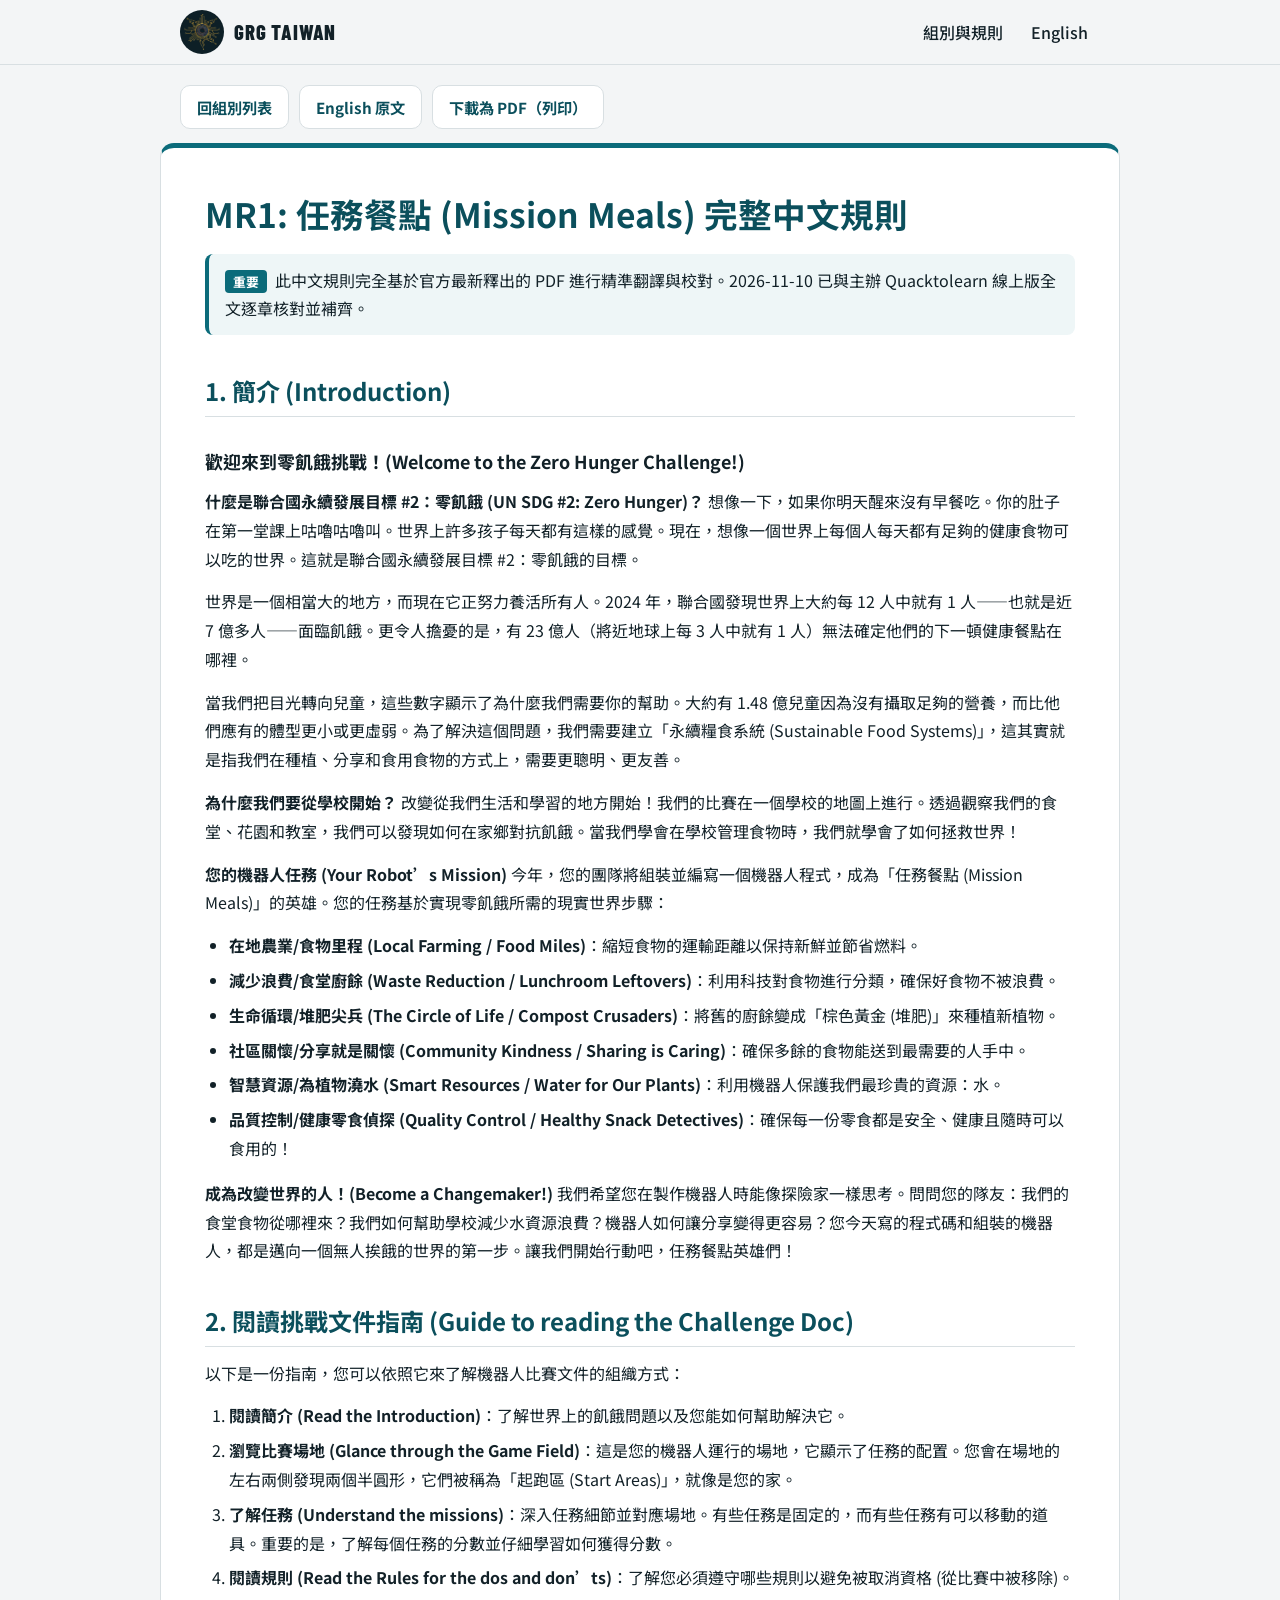
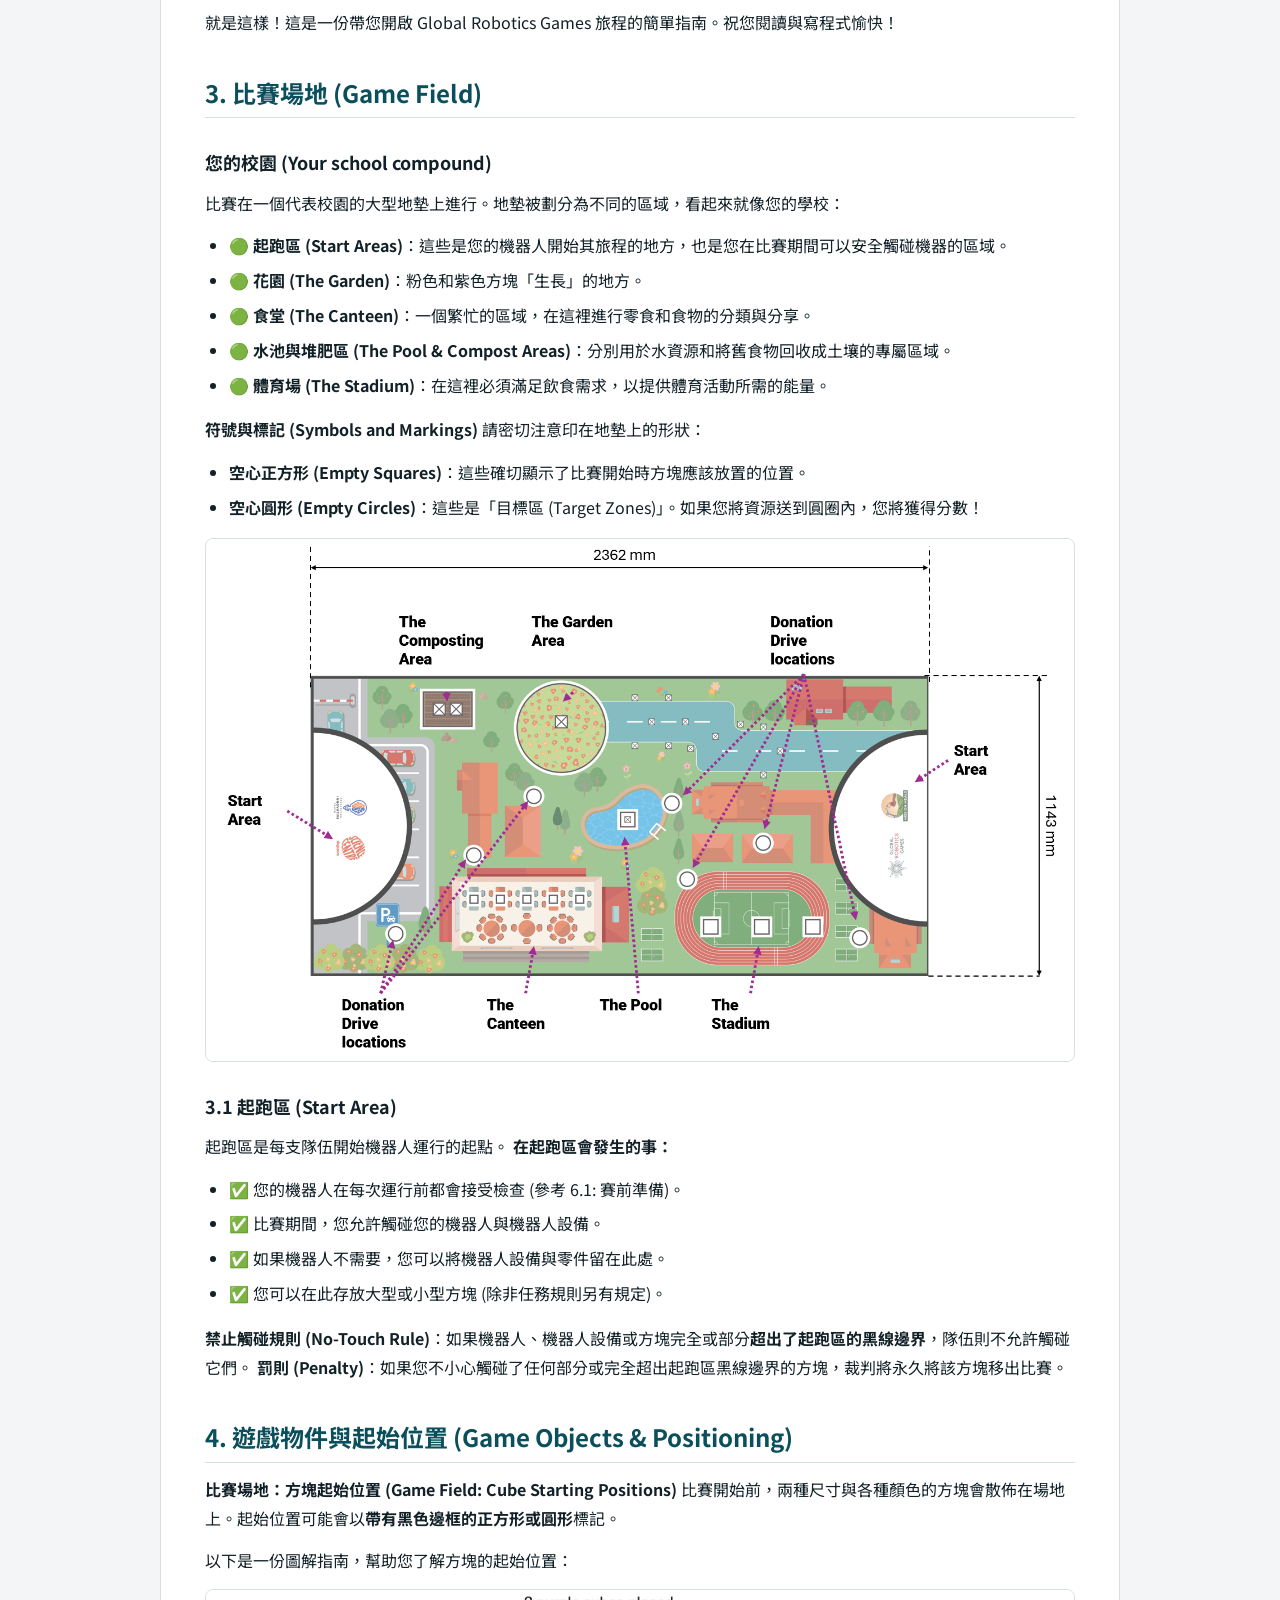
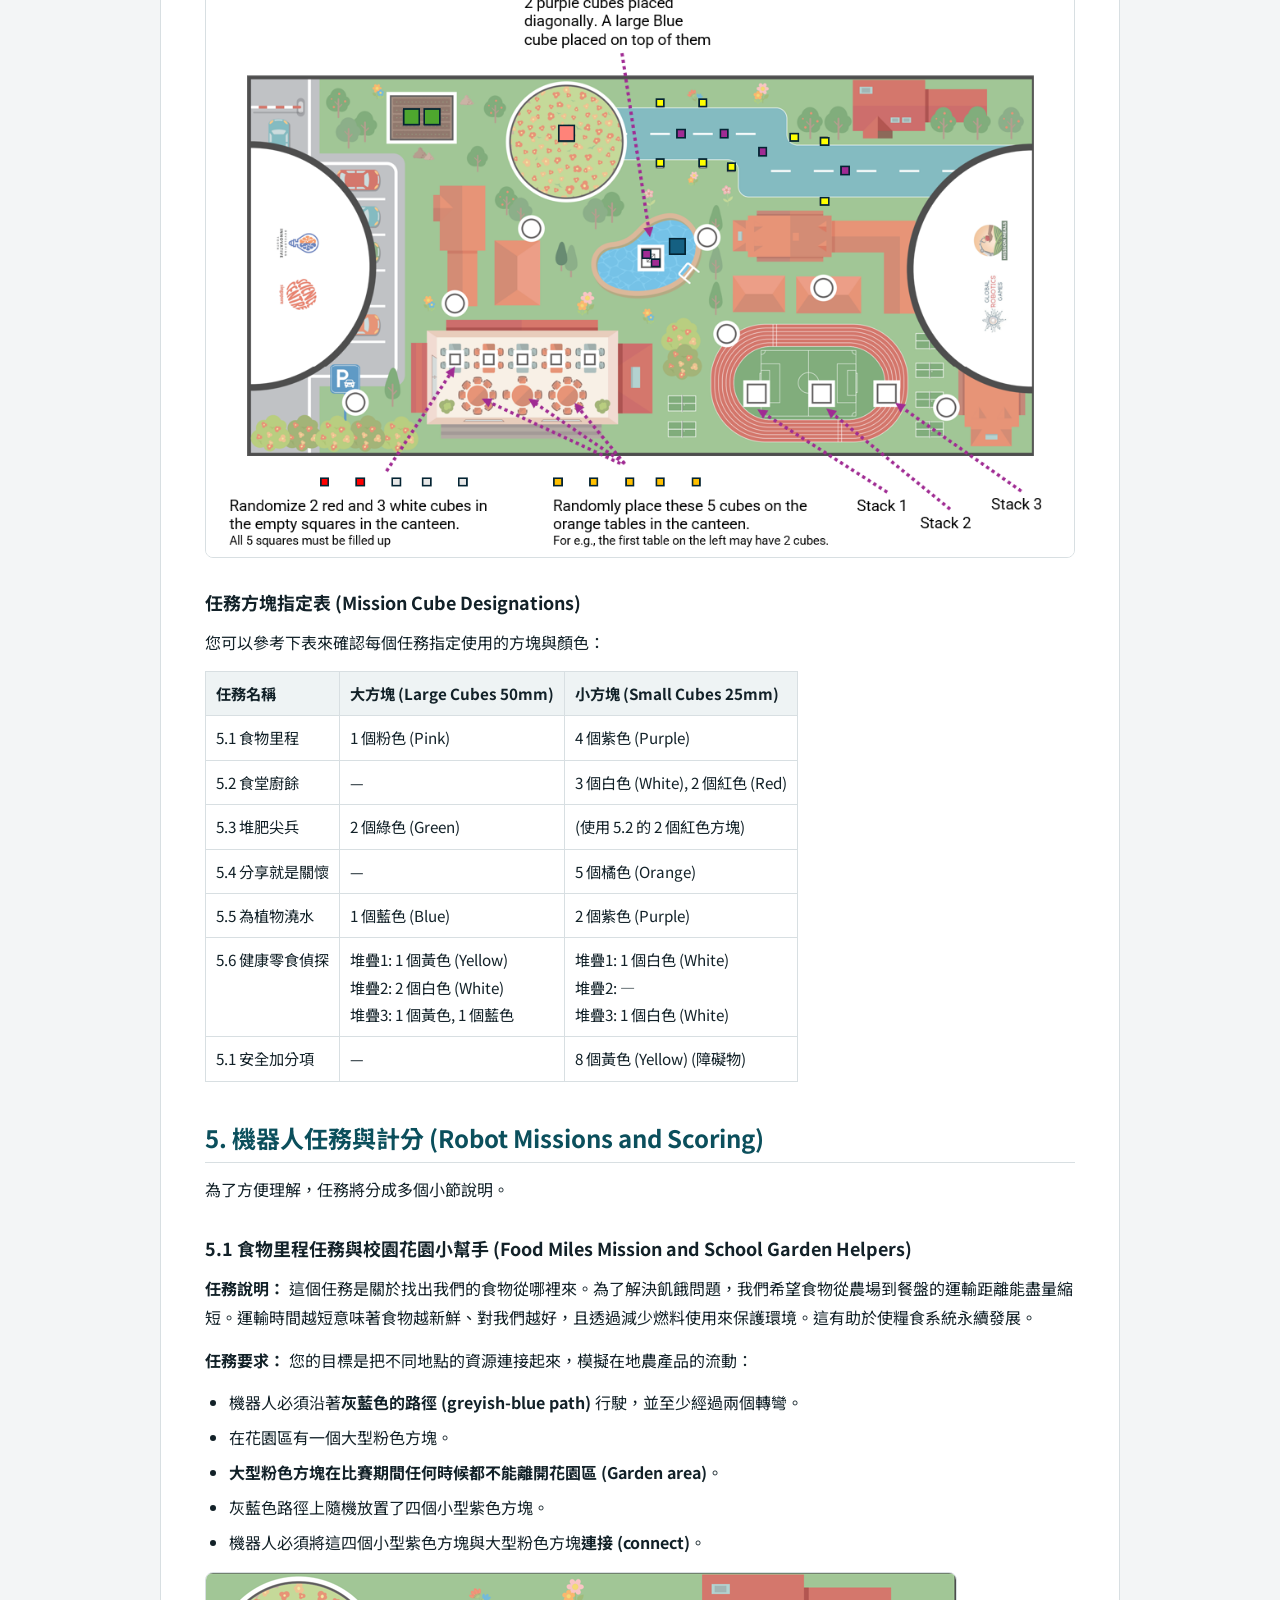
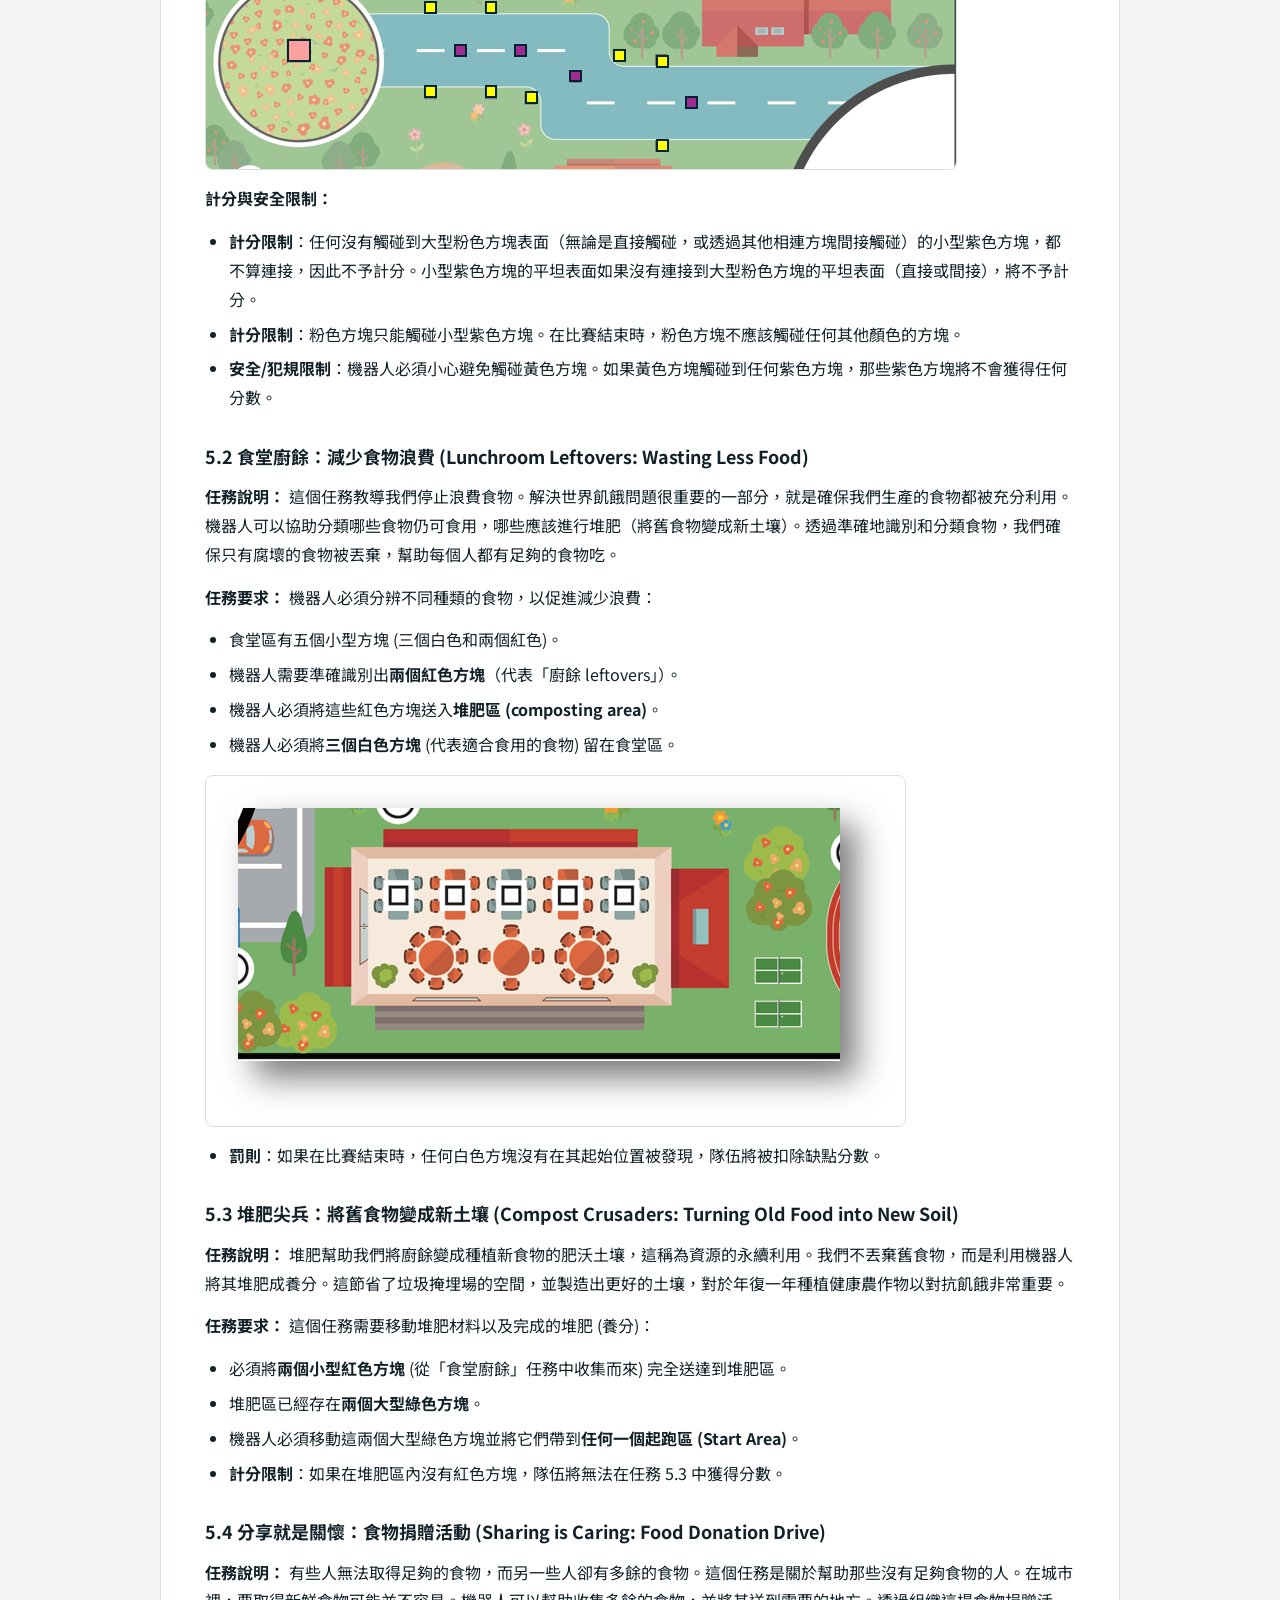
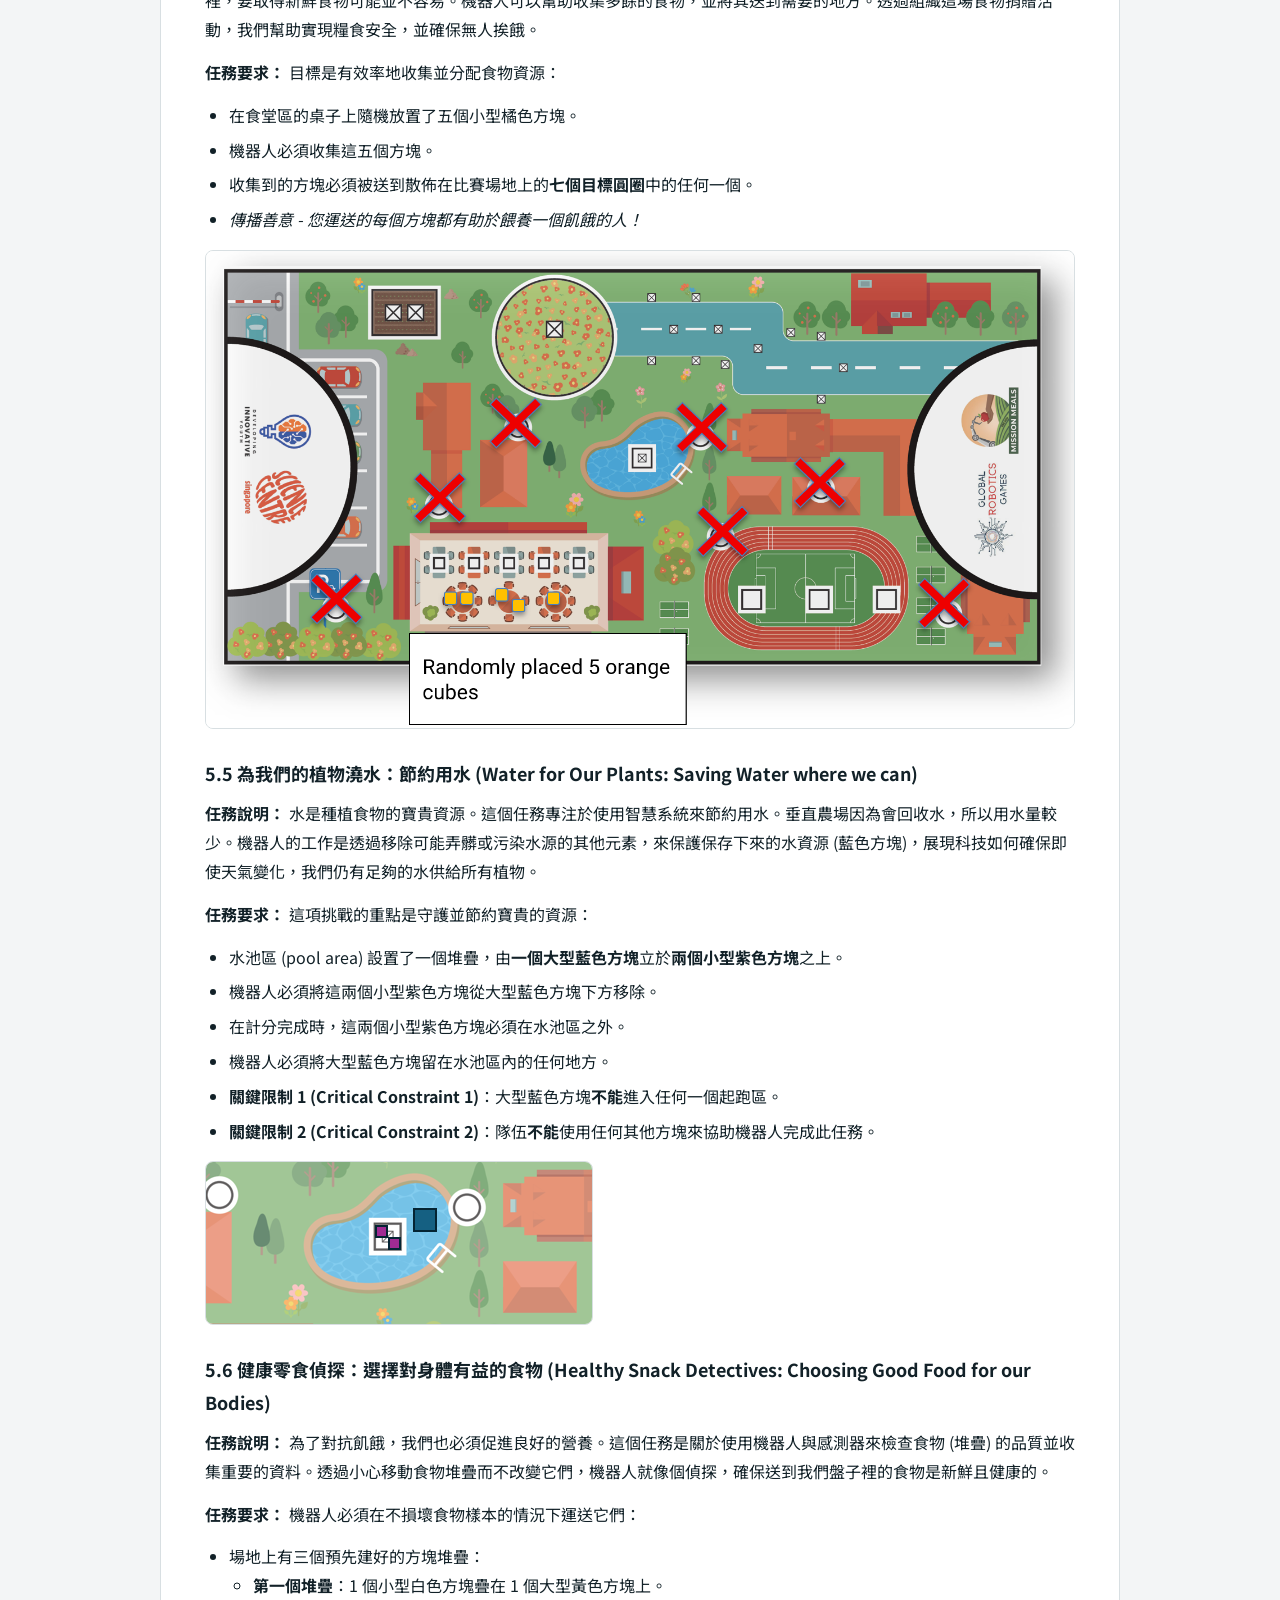
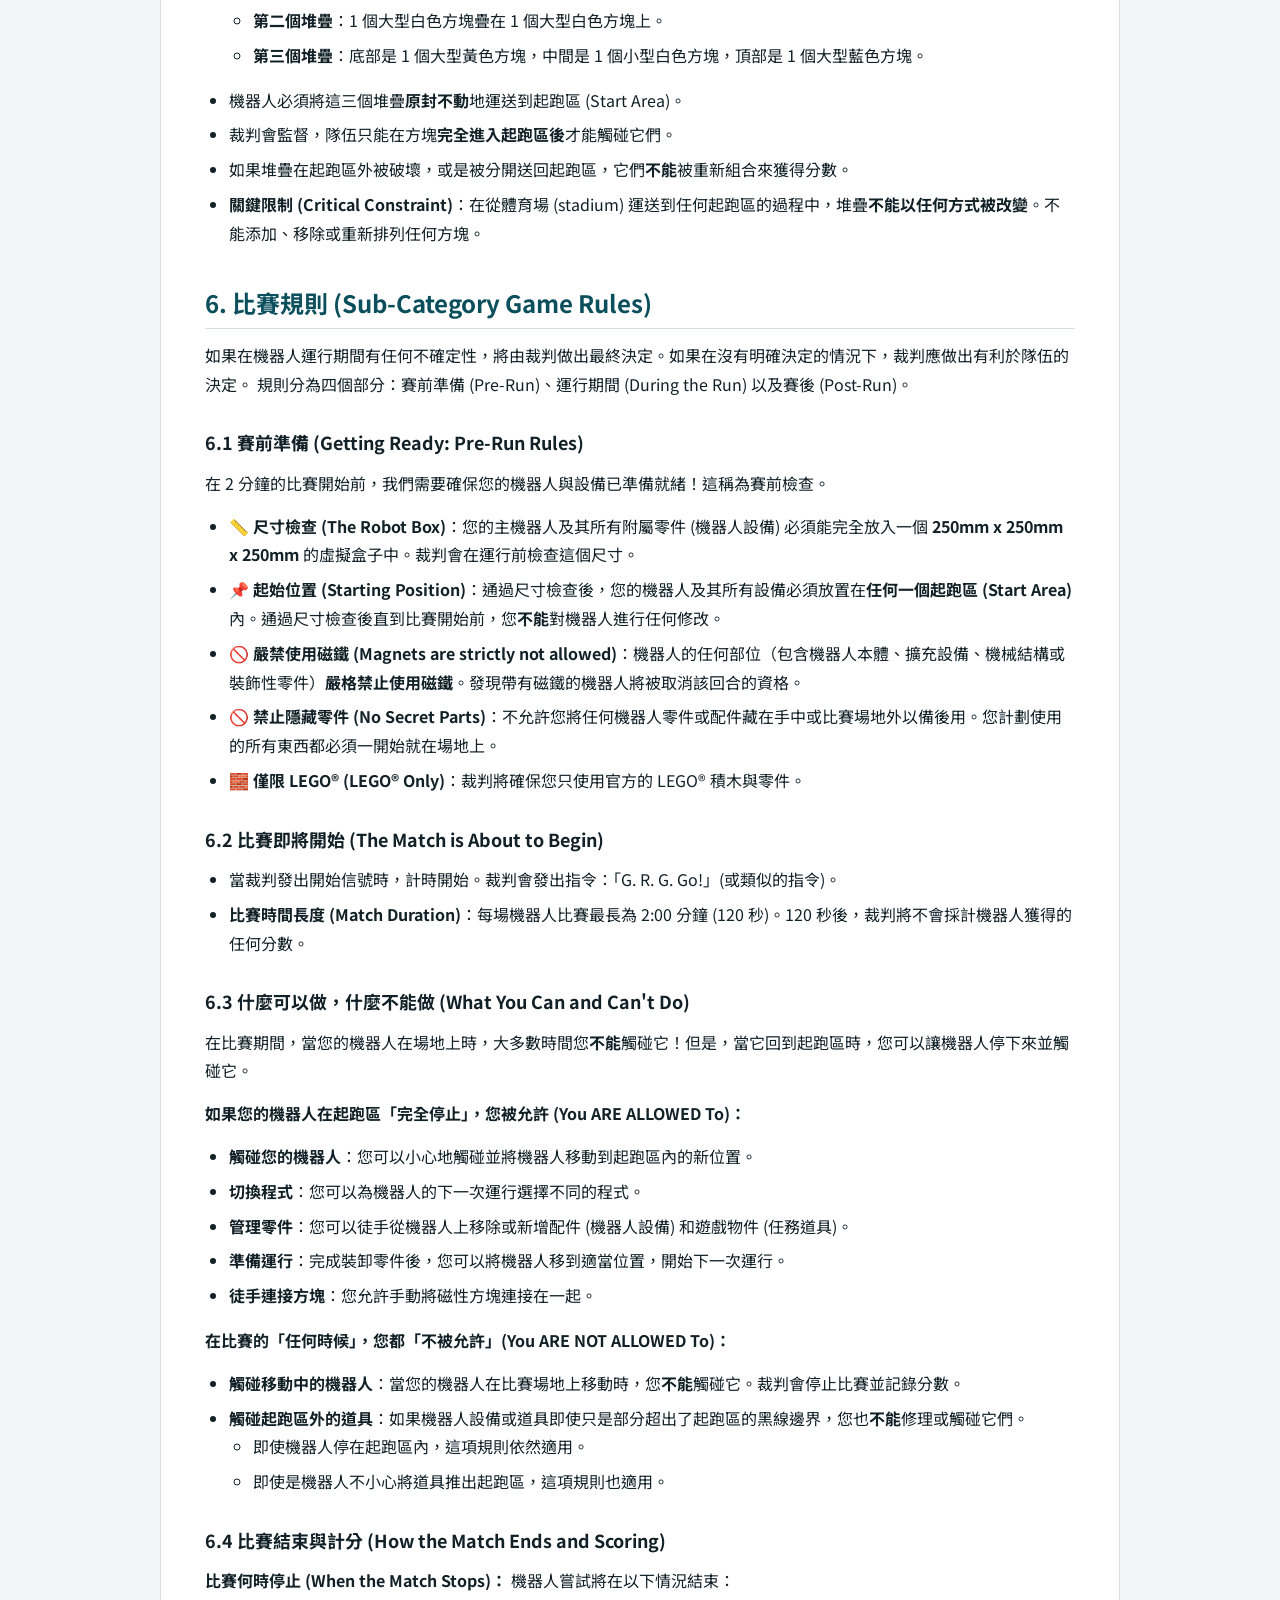
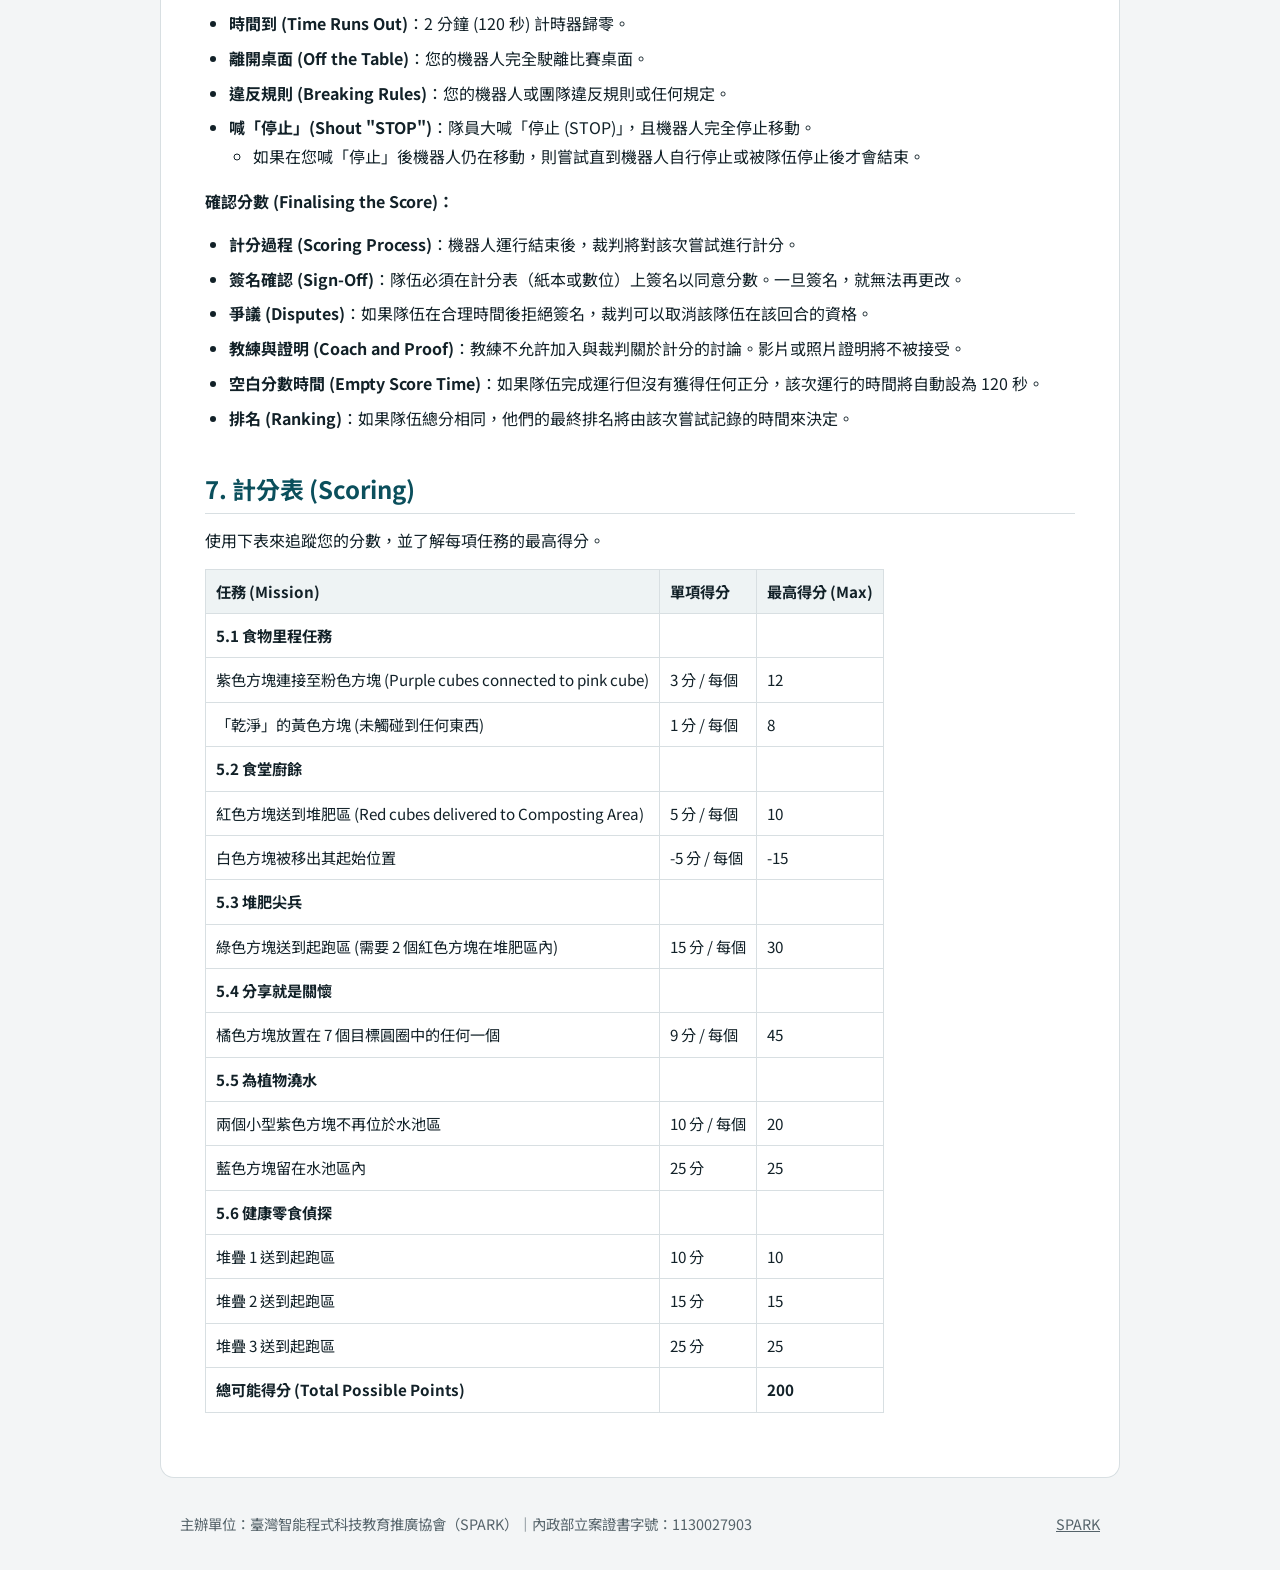
<file: rules/mr1_rules.html>
<!DOCTYPE html>
<html lang="zh-Hant-TW">
<head>
    <meta charset="UTF-8">
    <meta name="viewport" content="width=device-width, initial-scale=1.0">
    <title>GRG 2026 - MR1 (國小低年級組) 完整競賽規則 | Global Robotics Games Taiwan</title>
    <meta name="description" content="2026 Global Robotics Games (GRG) 台灣賽區 MR1 (國小低年級組) 詳細競賽規則、年齡規範、器材限制、任務場地圖與評分標準說明。">
    <meta name="keywords" content="GRG, GRG 2026, MR1 (國小低年級組), Global Robotics Games, 競賽規則, 機器人比賽, SPARK, 臺灣智能程式科技教育推廣協會">
    <meta name="robots" content="index, follow">

    <!-- Canonical URL -->
    <link rel="canonical" href="https://global-robotics-games-taiwan.github.io/rules/mr1_rules.html">

    <!-- Open Graph / Social -->
    <meta property="og:type" content="article">
    <meta property="og:url" content="https://global-robotics-games-taiwan.github.io/rules/mr1_rules.html">
    <meta property="og:title" content="GRG 2026 - MR1 (國小低年級組) 完整競賽規則 | Global Robotics Games Taiwan">
    <meta property="og:description" content="2026 Global Robotics Games (GRG) 台灣賽區 MR1 (國小低年級組) 詳細規範與計分指南。">
    <meta property="og:image" content="https://global-robotics-games-taiwan.github.io/img/grg-singapore-2024.jpg">

    <!-- Schema.org Breadcrumbs & Article for SEO & AI Search Engines -->
    <script type="application/ld+json">
    {
      "@context": "https://schema.org",
      "@type": "BreadcrumbList",
      "itemListElement": [
        {
          "@type": "ListItem",
          "position": 1,
          "name": "GRG Taiwan 首頁",
          "item": "https://global-robotics-games-taiwan.github.io/"
        },
        {
          "@type": "ListItem",
          "position": 2,
          "name": "競賽規則",
          "item": "https://global-robotics-games-taiwan.github.io/#rules"
        },
        {
          "@type": "ListItem",
          "position": 3,
          "name": "MR1 (國小低年級組)",
          "item": "https://global-robotics-games-taiwan.github.io/rules/mr1_rules.html"
        }
      ]
    }
    </script>

    <link rel="preconnect" href="https://fonts.googleapis.com">
<link rel="preconnect" href="https://fonts.gstatic.com" crossorigin>
<link rel="preload" as="style" href="https://fonts.googleapis.com/css2?family=Noto+Sans+TC:wght@400;500;700;900&amp;family=Barlow+Condensed:wght@600;800&amp;display=swap">
<link rel="stylesheet" href="https://fonts.googleapis.com/css2?family=Noto+Sans+TC:wght@400;500;700;900&amp;family=Barlow+Condensed:wght@600;800&amp;display=swap" media="print" onload="this.media='all'">
<noscript><link rel="stylesheet" href="https://fonts.googleapis.com/css2?family=Noto+Sans+TC:wght@400;500;700;900&amp;family=Barlow+Condensed:wght@600;800&amp;display=swap"></noscript>
<link rel="stylesheet" href="../css/rules.css">
<meta name="theme-color" content="#0b4f5c">
<link rel="icon" type="image/png" sizes="192x192" href="../img/favicon-192.png">
<link rel="apple-touch-icon" href="../img/apple-touch-icon.png">
<script async src="https://www.googletagmanager.com/gtag/js?id=G-00G74KLXL7"></script>
<script>window.dataLayer=window.dataLayer||[];function gtag(){dataLayer.push(arguments);}gtag('js',new Date());gtag('config','G-00G74KLXL7');</script>
</head>
<body>
<a class="skip" href="#content">跳到規則內文</a>
<header class="top"><div class="in"><a class="brand" href="../index.html"><span class="b"><img src="../img/grg-mark.png" width="160" height="160" alt="GRG Taiwan 首頁"></span><b>GRG TAIWAN</b></a><nav aria-label="規則頁選單"><a href="../index.html#groups">組別與規則</a><a href="mr1_rules_en.html">English</a></nav></div></header>
<div class="tools no-print"><a href="../index.html#groups">回組別列表</a><a href="mr1_rules_en.html">English 原文</a><button type="button" onclick="window.print()">下載為 PDF（列印）</button></div>
<main class="rules-doc" id="content"><h1 id="mr1-任務餐點-mission-meals-完整中文規則">MR1: 任務餐點 (Mission Meals) 完整中文規則</h1>
<blockquote class="c-IMPORTANT"><p><span class="lbl">重要</span>此中文規則完全基於官方最新釋出的 PDF 進行精準翻譯與校對。2026-11-10 已與主辦 Quacktolearn 線上版全文逐章核對並補齊。</p>
</blockquote>
<h2 id="1-簡介-introduction">1. 簡介 (Introduction)</h2>
<h3 id="歡迎來到零飢餓挑戰！welcome-to-the-zero-hunger-challenge">歡迎來到零飢餓挑戰！(Welcome to the Zero Hunger Challenge!)</h3>
<p><strong>什麼是聯合國永續發展目標 #2：零飢餓 (UN SDG #2: Zero Hunger)？</strong>
想像一下，如果你明天醒來沒有早餐吃。你的肚子在第一堂課上咕嚕咕嚕叫。世界上許多孩子每天都有這樣的感覺。現在，想像一個世界上每個人每天都有足夠的健康食物可以吃的世界。這就是聯合國永續發展目標 #2：零飢餓的目標。</p>
<p>世界是一個相當大的地方，而現在它正努力養活所有人。2024 年，聯合國發現世界上大約每 12 人中就有 1 人——也就是近 7 億多人——面臨飢餓。更令人擔憂的是，有 23 億人（將近地球上每 3 人中就有 1 人）無法確定他們的下一頓健康餐點在哪裡。</p>
<p>當我們把目光轉向兒童，這些數字顯示了為什麼我們需要你的幫助。大約有 1.48 億兒童因為沒有攝取足夠的營養，而比他們應有的體型更小或更虛弱。為了解決這個問題，我們需要建立「永續糧食系統 (Sustainable Food Systems)」，這其實就是指我們在種植、分享和食用食物的方式上，需要更聰明、更友善。</p>
<p><strong>為什麼我們要從學校開始？</strong>
改變從我們生活和學習的地方開始！我們的比賽在一個學校的地圖上進行。透過觀察我們的食堂、花園和教室，我們可以發現如何在家鄉對抗飢餓。當我們學會在學校管理食物時，我們就學會了如何拯救世界！</p>
<p><strong>您的機器人任務 (Your Robot’s Mission)</strong>
今年，您的團隊將組裝並編寫一個機器人程式，成為「任務餐點 (Mission Meals)」的英雄。您的任務基於實現零飢餓所需的現實世界步驟：</p>
<ul>
<li><strong>在地農業/食物里程 (Local Farming / Food Miles)</strong>：縮短食物的運輸距離以保持新鮮並節省燃料。</li>
<li><strong>減少浪費/食堂廚餘 (Waste Reduction / Lunchroom Leftovers)</strong>：利用科技對食物進行分類，確保好食物不被浪費。</li>
<li><strong>生命循環/堆肥尖兵 (The Circle of Life / Compost Crusaders)</strong>：將舊的廚餘變成「棕色黃金 (堆肥)」來種植新植物。</li>
<li><strong>社區關懷/分享就是關懷 (Community Kindness / Sharing is Caring)</strong>：確保多餘的食物能送到最需要的人手中。</li>
<li><strong>智慧資源/為植物澆水 (Smart Resources / Water for Our Plants)</strong>：利用機器人保護我們最珍貴的資源：水。</li>
<li><strong>品質控制/健康零食偵探 (Quality Control / Healthy Snack Detectives)</strong>：確保每一份零食都是安全、健康且隨時可以食用的！</li>
</ul>
<p><strong>成為改變世界的人！(Become a Changemaker!)</strong>
我們希望您在製作機器人時能像探險家一樣思考。問問您的隊友：我們的食堂食物從哪裡來？我們如何幫助學校減少水資源浪費？機器人如何讓分享變得更容易？您今天寫的程式碼和組裝的機器人，都是邁向一個無人挨餓的世界的第一步。讓我們開始行動吧，任務餐點英雄們！</p>
<h2 id="2-閱讀挑戰文件指南-guide-to-reading-the-challenge-doc">2. 閱讀挑戰文件指南 (Guide to reading the Challenge Doc)</h2>
<p>以下是一份指南，您可以依照它來了解機器人比賽文件的組織方式：</p>
<ol>
<li><strong>閱讀簡介 (Read the Introduction)</strong>：了解世界上的飢餓問題以及您能如何幫助解決它。</li>
<li><strong>瀏覽比賽場地 (Glance through the Game Field)</strong>：這是您的機器人運行的場地，它顯示了任務的配置。您會在場地的左右兩側發現兩個半圓形，它們被稱為「起跑區 (Start Areas)」，就像是您的家。</li>
<li><strong>了解任務 (Understand the missions)</strong>：深入任務細節並對應場地。有些任務是固定的，而有些任務有可以移動的道具。重要的是，了解每個任務的分數並仔細學習如何獲得分數。</li>
<li><strong>閱讀規則 (Read the Rules for the dos and don’ts)</strong>：了解您必須遵守哪些規則以避免被取消資格 (從比賽中被移除)。</li>
</ol>
<p>就是這樣！這是一份帶您開啟 Global Robotics Games 旅程的簡單指南。祝您閱讀與寫程式愉快！</p>
<h2 id="3-比賽場地-game-field">3. 比賽場地 (Game Field)</h2>
<h3 id="您的校園-your-school-compound">您的校園 (Your school compound)</h3>
<p>比賽在一個代表校園的大型地墊上進行。地墊被劃分為不同的區域，看起來就像您的學校：</p>
<ul>
<li>🟢 <strong>起跑區 (Start Areas)</strong>：這些是您的機器人開始其旅程的地方，也是您在比賽期間可以安全觸碰機器的區域。</li>
<li>🟢 <strong>花園 (The Garden)</strong>：粉色和紫色方塊「生長」的地方。</li>
<li>🟢 <strong>食堂 (The Canteen)</strong>：一個繁忙的區域，在這裡進行零食和食物的分類與分享。</li>
<li>🟢 <strong>水池與堆肥區 (The Pool &amp; Compost Areas)</strong>：分別用於水資源和將舊食物回收成土壤的專屬區域。</li>
<li>🟢 <strong>體育場 (The Stadium)</strong>：在這裡必須滿足飲食需求，以提供體育活動所需的能量。</li>
</ul>
<p><strong>符號與標記 (Symbols and Markings)</strong>
請密切注意印在地墊上的形狀：</p>
<ul>
<li><strong>空心正方形 (Empty Squares)</strong>：這些確切顯示了比賽開始時方塊應該放置的位置。</li>
<li><strong>空心圓形 (Empty Circles)</strong>：這些是「目標區 (Target Zones)」。如果您將資源送到圓圈內，您將獲得分數！</li>
</ul>
<p><img src="../images/rules/MR1_inline_image__2_.png" alt="比賽場地全圖"></p>
<h3 id="31-起跑區-start-area">3.1 起跑區 (Start Area)</h3>
<p>起跑區是每支隊伍開始機器人運行的起點。
<strong>在起跑區會發生的事：</strong></p>
<ul>
<li>✅ 您的機器人在每次運行前都會接受檢查 (參考 6.1: 賽前準備)。</li>
<li>✅ 比賽期間，您允許觸碰您的機器人與機器人設備。</li>
<li>✅ 如果機器人不需要，您可以將機器人設備與零件留在此處。</li>
<li>✅ 您可以在此存放大型或小型方塊 (除非任務規則另有規定)。</li>
</ul>
<p><strong>禁止觸碰規則 (No-Touch Rule)</strong>：如果機器人、機器人設備或方塊完全或部分<strong>超出了起跑區的黑線邊界</strong>，隊伍則不允許觸碰它們。
<strong>罰則 (Penalty)</strong>：如果您不小心觸碰了任何部分或完全超出起跑區黑線邊界的方塊，裁判將永久將該方塊移出比賽。</p>
<h2 id="4-遊戲物件與起始位置-game-objects--positioning">4. 遊戲物件與起始位置 (Game Objects &amp; Positioning)</h2>
<p><strong>比賽場地：方塊起始位置 (Game Field: Cube Starting Positions)</strong>
比賽開始前，兩種尺寸與各種顏色的方塊會散佈在場地上。起始位置可能會以<strong>帶有黑色邊框的正方形或圓形</strong>標記。</p>
<p>以下是一份圖解指南，幫助您了解方塊的起始位置：</p>
<p><img src="../images/rules/MR1_game_objects_full.png" alt="遊戲物件與起始位置圖解"></p>
<h3 id="任務方塊指定表-mission-cube-designations">任務方塊指定表 (Mission Cube Designations)</h3>
<p>您可以參考下表來確認每個任務指定使用的方塊與顏色：</p>
<table>
<thead>
<tr>
<th>任務名稱</th>
<th>大方塊 (Large Cubes 50mm)</th>
<th>小方塊 (Small Cubes 25mm)</th>
</tr>
</thead>
<tbody><tr>
<td>5.1 食物里程</td>
<td>1 個粉色 (Pink)</td>
<td>4 個紫色 (Purple)</td>
</tr>
<tr>
<td>5.2 食堂廚餘</td>
<td>—</td>
<td>3 個白色 (White), 2 個紅色 (Red)</td>
</tr>
<tr>
<td>5.3 堆肥尖兵</td>
<td>2 個綠色 (Green)</td>
<td>(使用 5.2 的 2 個紅色方塊)</td>
</tr>
<tr>
<td>5.4 分享就是關懷</td>
<td>—</td>
<td>5 個橘色 (Orange)</td>
</tr>
<tr>
<td>5.5 為植物澆水</td>
<td>1 個藍色 (Blue)</td>
<td>2 個紫色 (Purple)</td>
</tr>
<tr>
<td>5.6 健康零食偵探</td>
<td>堆疊1: 1 個黃色 (Yellow)<br>堆疊2: 2 個白色 (White)<br>堆疊3: 1 個黃色, 1 個藍色</td>
<td>堆疊1: 1 個白色 (White)<br>堆疊2: —<br>堆疊3: 1 個白色 (White)</td>
</tr>
<tr>
<td>5.1 安全加分項</td>
<td>—</td>
<td>8 個黃色 (Yellow) (障礙物)</td>
</tr>
</tbody></table>
<h2 id="5-機器人任務與計分-robot-missions-and-scoring">5. 機器人任務與計分 (Robot Missions and Scoring)</h2>
<p>為了方便理解，任務將分成多個小節說明。</p>
<h3 id="51-食物里程任務與校園花園小幫手-food-miles-mission-and-school-garden-helpers">5.1 食物里程任務與校園花園小幫手 (Food Miles Mission and School Garden Helpers)</h3>
<p><strong>任務說明：</strong> 這個任務是關於找出我們的食物從哪裡來。為了解決飢餓問題，我們希望食物從農場到餐盤的運輸距離能盡量縮短。運輸時間越短意味著食物越新鮮、對我們越好，且透過減少燃料使用來保護環境。這有助於使糧食系統永續發展。</p>
<p><strong>任務要求：</strong>
您的目標是把不同地點的資源連接起來，模擬在地農產品的流動：</p>
<ul>
<li>機器人必須沿著<strong>灰藍色的路徑 (greyish-blue path)</strong> 行駛，並至少經過兩個轉彎。</li>
<li>在花園區有一個大型粉色方塊。</li>
<li><strong>大型粉色方塊在比賽期間任何時候都不能離開花園區 (Garden area)</strong>。</li>
<li>灰藍色路徑上隨機放置了四個小型紫色方塊。</li>
<li>機器人必須將這四個小型紫色方塊與大型粉色方塊<strong>連接 (connect)</strong>。</li>
</ul>
<p><img src="../images/rules/MR1_inline_image4.png" alt="食物里程任務圖解"></p>
<p><strong>計分與安全限制：</strong></p>
<ul>
<li><strong>計分限制</strong>：任何沒有觸碰到大型粉色方塊表面（無論是直接觸碰，或透過其他相連方塊間接觸碰）的小型紫色方塊，都不算連接，因此不予計分。小型紫色方塊的平坦表面如果沒有連接到大型粉色方塊的平坦表面（直接或間接），將不予計分。</li>
<li><strong>計分限制</strong>：粉色方塊只能觸碰小型紫色方塊。在比賽結束時，粉色方塊不應該觸碰任何其他顏色的方塊。</li>
<li><strong>安全/犯規限制</strong>：機器人必須小心避免觸碰黃色方塊。如果黃色方塊觸碰到任何紫色方塊，那些紫色方塊將不會獲得任何分數。</li>
</ul>
<h3 id="52-食堂廚餘：減少食物浪費-lunchroom-leftovers-wasting-less-food">5.2 食堂廚餘：減少食物浪費 (Lunchroom Leftovers: Wasting Less Food)</h3>
<p><strong>任務說明：</strong> 這個任務教導我們停止浪費食物。解決世界飢餓問題很重要的一部分，就是確保我們生產的食物都被充分利用。機器人可以協助分類哪些食物仍可食用，哪些應該進行堆肥（將舊食物變成新土壤）。透過準確地識別和分類食物，我們確保只有腐壞的食物被丟棄，幫助每個人都有足夠的食物吃。</p>
<p><strong>任務要求：</strong>
機器人必須分辨不同種類的食物，以促進減少浪費：</p>
<ul>
<li>食堂區有五個小型方塊 (三個白色和兩個紅色)。</li>
<li>機器人需要準確識別出<strong>兩個紅色方塊</strong>（代表「廚餘 leftovers」）。</li>
<li>機器人必須將這些紅色方塊送入<strong>堆肥區 (composting area)</strong>。</li>
<li>機器人必須將<strong>三個白色方塊</strong> (代表適合食用的食物) 留在食堂區。</li>
</ul>
<p><img src="../images/rules/MR1_inline_image.png" alt="食堂廚餘任務圖解"></p>
<ul>
<li><strong>罰則</strong>：如果在比賽結束時，任何白色方塊沒有在其起始位置被發現，隊伍將被扣除缺點分數。</li>
</ul>
<h3 id="53-堆肥尖兵：將舊食物變成新土壤-compost-crusaders-turning-old-food-into-new-soil">5.3 堆肥尖兵：將舊食物變成新土壤 (Compost Crusaders: Turning Old Food into New Soil)</h3>
<p><strong>任務說明：</strong> 堆肥幫助我們將廚餘變成種植新食物的肥沃土壤，這稱為資源的永續利用。我們不丟棄舊食物，而是利用機器人將其堆肥成養分。這節省了垃圾掩埋場的空間，並製造出更好的土壤，對於年復一年種植健康農作物以對抗飢餓非常重要。</p>
<p><strong>任務要求：</strong>
這個任務需要移動堆肥材料以及完成的堆肥 (養分)：</p>
<ul>
<li>必須將<strong>兩個小型紅色方塊</strong> (從「食堂廚餘」任務中收集而來) 完全送達到堆肥區。</li>
<li>堆肥區已經存在<strong>兩個大型綠色方塊</strong>。</li>
<li>機器人必須移動這兩個大型綠色方塊並將它們帶到<strong>任何一個起跑區 (Start Area)</strong>。</li>
<li><strong>計分限制</strong>：如果在堆肥區內沒有紅色方塊，隊伍將無法在任務 5.3 中獲得分數。</li>
</ul>
<h3 id="54-分享就是關懷：食物捐贈活動-sharing-is-caring-food-donation-drive">5.4 分享就是關懷：食物捐贈活動 (Sharing is Caring: Food Donation Drive)</h3>
<p><strong>任務說明：</strong> 有些人無法取得足夠的食物，而另一些人卻有多餘的食物。這個任務是關於幫助那些沒有足夠食物的人。在城市裡，要取得新鮮食物可能並不容易。機器人可以幫助收集多餘的食物，並將其送到需要的地方。透過組織這場食物捐贈活動，我們幫助實現糧食安全，並確保無人挨餓。</p>
<p><strong>任務要求：</strong>
目標是有效率地收集並分配食物資源：</p>
<ul>
<li>在食堂區的桌子上隨機放置了五個小型橘色方塊。</li>
<li>機器人必須收集這五個方塊。</li>
<li>收集到的方塊必須被送到散佈在比賽場地上的<strong>七個目標圓圈</strong>中的任何一個。</li>
<li><em>傳播善意 - 您運送的每個方塊都有助於餵養一個飢餓的人！</em></li>
</ul>
<p><img src="../images/rules/MR1_inline_image6.png" alt="分享就是關懷任務圖解"></p>
<h3 id="55-為我們的植物澆水：節約用水-water-for-our-plants-saving-water-where-we-can">5.5 為我們的植物澆水：節約用水 (Water for Our Plants: Saving Water where we can)</h3>
<p><strong>任務說明：</strong> 水是種植食物的寶貴資源。這個任務專注於使用智慧系統來節約用水。垂直農場因為會回收水，所以用水量較少。機器人的工作是透過移除可能弄髒或污染水源的其他元素，來保護保存下來的水資源 (藍色方塊)，展現科技如何確保即使天氣變化，我們仍有足夠的水供給所有植物。</p>
<p><strong>任務要求：</strong>
這項挑戰的重點是守護並節約寶貴的資源：</p>
<ul>
<li>水池區 (pool area) 設置了一個堆疊，由<strong>一個大型藍色方塊</strong>立於<strong>兩個小型紫色方塊</strong>之上。</li>
<li>機器人必須將這兩個小型紫色方塊從大型藍色方塊下方移除。</li>
<li>在計分完成時，這兩個小型紫色方塊必須在水池區之外。</li>
<li>機器人必須將大型藍色方塊留在水池區內的任何地方。</li>
<li><strong>關鍵限制 1 (Critical Constraint 1)</strong>：大型藍色方塊<strong>不能</strong>進入任何一個起跑區。</li>
<li><strong>關鍵限制 2 (Critical Constraint 2)</strong>：隊伍<strong>不能</strong>使用任何其他方塊來協助機器人完成此任務。</li>
</ul>
<p><img src="../images/rules/MR1_inline_image7.png" alt="為植物澆水任務圖解"></p>
<h3 id="56-健康零食偵探：選擇對身體有益的食物-healthy-snack-detectives-choosing-good-food-for-our-bodies">5.6 健康零食偵探：選擇對身體有益的食物 (Healthy Snack Detectives: Choosing Good Food for our Bodies)</h3>
<p><strong>任務說明：</strong> 為了對抗飢餓，我們也必須促進良好的營養。這個任務是關於使用機器人與感測器來檢查食物 (堆疊) 的品質並收集重要的資料。透過小心移動食物堆疊而不改變它們，機器人就像個偵探，確保送到我們盤子裡的食物是新鮮且健康的。</p>
<p><strong>任務要求：</strong>
機器人必須在不損壞食物樣本的情況下運送它們：</p>
<ul>
<li>場地上有三個預先建好的方塊堆疊：<ul>
<li><strong>第一個堆疊</strong>：1 個小型白色方塊疊在 1 個大型黃色方塊上。</li>
<li><strong>第二個堆疊</strong>：1 個大型白色方塊疊在 1 個大型白色方塊上。</li>
<li><strong>第三個堆疊</strong>：底部是 1 個大型黃色方塊，中間是 1 個小型白色方塊，頂部是 1 個大型藍色方塊。</li>
</ul>
</li>
<li>機器人必須將這三個堆疊<strong>原封不動</strong>地運送到起跑區 (Start Area)。</li>
<li>裁判會監督，隊伍只能在方塊<strong>完全進入起跑區後</strong>才能觸碰它們。</li>
<li>如果堆疊在起跑區外被破壞，或是被分開送回起跑區，它們<strong>不能</strong>被重新組合來獲得分數。</li>
<li><strong>關鍵限制 (Critical Constraint)</strong>：在從體育場 (stadium) 運送到任何起跑區的過程中，堆疊<strong>不能以任何方式被改變</strong>。不能添加、移除或重新排列任何方塊。</li>
</ul>
<h2 id="6-比賽規則-sub-category-game-rules">6. 比賽規則 (Sub-Category Game Rules)</h2>
<p>如果在機器人運行期間有任何不確定性，將由裁判做出最終決定。如果在沒有明確決定的情況下，裁判應做出有利於隊伍的決定。
規則分為四個部分：賽前準備 (Pre-Run)、運行期間 (During the Run) 以及賽後 (Post-Run)。</p>
<h3 id="61-賽前準備-getting-ready-pre-run-rules">6.1 賽前準備 (Getting Ready: Pre-Run Rules)</h3>
<p>在 2 分鐘的比賽開始前，我們需要確保您的機器人與設備已準備就緒！這稱為賽前檢查。</p>
<ul>
<li>📏 <strong>尺寸檢查 (The Robot Box)</strong>：您的主機器人及其所有附屬零件 (機器人設備) 必須能完全放入一個 <strong>250mm x 250mm x 250mm</strong> 的虛擬盒子中。裁判會在運行前檢查這個尺寸。</li>
<li>📌 <strong>起始位置 (Starting Position)</strong>：通過尺寸檢查後，您的機器人及其所有設備必須放置在<strong>任何一個起跑區 (Start Area)</strong> 內。通過尺寸檢查後直到比賽開始前，您<strong>不能</strong>對機器人進行任何修改。</li>
<li>🚫 <strong>嚴禁使用磁鐵 (Magnets are strictly not allowed)</strong>：機器人的任何部位（包含機器人本體、擴充設備、機械結構或裝飾性零件）<strong>嚴格禁止使用磁鐵</strong>。發現帶有磁鐵的機器人將被取消該回合的資格。</li>
<li>🚫 <strong>禁止隱藏零件 (No Secret Parts)</strong>：不允許您將任何機器人零件或配件藏在手中或比賽場地外以備後用。您計劃使用的所有東西都必須一開始就在場地上。</li>
<li>🧱 <strong>僅限 LEGO® (LEGO® Only)</strong>：裁判將確保您只使用官方的 LEGO® 積木與零件。</li>
</ul>
<h3 id="62-比賽即將開始-the-match-is-about-to-begin">6.2 比賽即將開始 (The Match is About to Begin)</h3>
<ul>
<li>當裁判發出開始信號時，計時開始。裁判會發出指令：「G. R. G. Go!」(或類似的指令)。</li>
<li><strong>比賽時間長度 (Match Duration)</strong>：每場機器人比賽最長為 2:00 分鐘 (120 秒)。120 秒後，裁判將不會採計機器人獲得的任何分數。</li>
</ul>
<h3 id="63-什麼可以做，什麼不能做-what-you-can-and-cant-do">6.3 什麼可以做，什麼不能做 (What You Can and Can&#39;t Do)</h3>
<p>在比賽期間，當您的機器人在場地上時，大多數時間您<strong>不能</strong>觸碰它！但是，當它回到起跑區時，您可以讓機器人停下來並觸碰它。</p>
<p><strong>如果您的機器人在起跑區「完全停止」，您被允許 (You ARE ALLOWED To)：</strong></p>
<ul>
<li><strong>觸碰您的機器人</strong>：您可以小心地觸碰並將機器人移動到起跑區內的新位置。</li>
<li><strong>切換程式</strong>：您可以為機器人的下一次運行選擇不同的程式。</li>
<li><strong>管理零件</strong>：您可以徒手從機器人上移除或新增配件 (機器人設備) 和遊戲物件 (任務道具)。</li>
<li><strong>準備運行</strong>：完成裝卸零件後，您可以將機器人移到適當位置，開始下一次運行。</li>
<li><strong>徒手連接方塊</strong>：您允許手動將磁性方塊連接在一起。</li>
</ul>
<p><strong>在比賽的「任何時候」，您都「不被允許」(You ARE NOT ALLOWED To)：</strong></p>
<ul>
<li><strong>觸碰移動中的機器人</strong>：當您的機器人在比賽場地上移動時，您<strong>不能</strong>觸碰它。裁判會停止比賽並記錄分數。</li>
<li><strong>觸碰起跑區外的道具</strong>：如果機器人設備或道具即使只是部分超出了起跑區的黑線邊界，您也<strong>不能</strong>修理或觸碰它們。<ul>
<li>即使機器人停在起跑區內，這項規則依然適用。</li>
<li>即使是機器人不小心將道具推出起跑區，這項規則也適用。</li>
</ul>
</li>
</ul>
<h3 id="64-比賽結束與計分-how-the-match-ends-and-scoring">6.4 比賽結束與計分 (How the Match Ends and Scoring)</h3>
<p><strong>比賽何時停止 (When the Match Stops)：</strong>
機器人嘗試將在以下情況結束：</p>
<ul>
<li><strong>時間到 (Time Runs Out)</strong>：2 分鐘 (120 秒) 計時器歸零。</li>
<li><strong>離開桌面 (Off the Table)</strong>：您的機器人完全駛離比賽桌面。</li>
<li><strong>違反規則 (Breaking Rules)</strong>：您的機器人或團隊違反規則或任何規定。</li>
<li><strong>喊「停止」(Shout &quot;STOP&quot;)</strong>：隊員大喊「停止 (STOP)」，且機器人完全停止移動。<ul>
<li>如果在您喊「停止」後機器人仍在移動，則嘗試直到機器人自行停止或被隊伍停止後才會結束。</li>
</ul>
</li>
</ul>
<p><strong>確認分數 (Finalising the Score)：</strong></p>
<ul>
<li><strong>計分過程 (Scoring Process)</strong>：機器人運行結束後，裁判將對該次嘗試進行計分。</li>
<li><strong>簽名確認 (Sign-Off)</strong>：隊伍必須在計分表（紙本或數位）上簽名以同意分數。一旦簽名，就無法再更改。</li>
<li><strong>爭議 (Disputes)</strong>：如果隊伍在合理時間後拒絕簽名，裁判可以取消該隊伍在該回合的資格。</li>
<li><strong>教練與證明 (Coach and Proof)</strong>：教練不允許加入與裁判關於計分的討論。影片或照片證明將不被接受。</li>
<li><strong>空白分數時間 (Empty Score Time)</strong>：如果隊伍完成運行但沒有獲得任何正分，該次運行的時間將自動設為 120 秒。</li>
<li><strong>排名 (Ranking)</strong>：如果隊伍總分相同，他們的最終排名將由該次嘗試記錄的時間來決定。</li>
</ul>
<h2 id="7-計分表-scoring">7. 計分表 (Scoring)</h2>
<p>使用下表來追蹤您的分數，並了解每項任務的最高得分。</p>
<table>
<thead>
<tr>
<th>任務 (Mission)</th>
<th>單項得分</th>
<th>最高得分 (Max)</th>
</tr>
</thead>
<tbody><tr>
<td><strong>5.1 食物里程任務</strong></td>
<td></td>
<td></td>
</tr>
<tr>
<td>紫色方塊連接至粉色方塊 (Purple cubes connected to pink cube)</td>
<td>3 分 / 每個</td>
<td>12</td>
</tr>
<tr>
<td>「乾淨」的黃色方塊 (未觸碰到任何東西)</td>
<td>1 分 / 每個</td>
<td>8</td>
</tr>
<tr>
<td><strong>5.2 食堂廚餘</strong></td>
<td></td>
<td></td>
</tr>
<tr>
<td>紅色方塊送到堆肥區 (Red cubes delivered to Composting Area)</td>
<td>5 分 / 每個</td>
<td>10</td>
</tr>
<tr>
<td>白色方塊被移出其起始位置</td>
<td>-5 分 / 每個</td>
<td>-15</td>
</tr>
<tr>
<td><strong>5.3 堆肥尖兵</strong></td>
<td></td>
<td></td>
</tr>
<tr>
<td>綠色方塊送到起跑區 (需要 2 個紅色方塊在堆肥區內)</td>
<td>15 分 / 每個</td>
<td>30</td>
</tr>
<tr>
<td><strong>5.4 分享就是關懷</strong></td>
<td></td>
<td></td>
</tr>
<tr>
<td>橘色方塊放置在 7 個目標圓圈中的任何一個</td>
<td>9 分 / 每個</td>
<td>45</td>
</tr>
<tr>
<td><strong>5.5 為植物澆水</strong></td>
<td></td>
<td></td>
</tr>
<tr>
<td>兩個小型紫色方塊不再位於水池區</td>
<td>10 分 / 每個</td>
<td>20</td>
</tr>
<tr>
<td>藍色方塊留在水池區內</td>
<td>25 分</td>
<td>25</td>
</tr>
<tr>
<td><strong>5.6 健康零食偵探</strong></td>
<td></td>
<td></td>
</tr>
<tr>
<td>堆疊 1 送到起跑區</td>
<td>10 分</td>
<td>10</td>
</tr>
<tr>
<td>堆疊 2 送到起跑區</td>
<td>15 分</td>
<td>15</td>
</tr>
<tr>
<td>堆疊 3 送到起跑區</td>
<td>25 分</td>
<td>25</td>
</tr>
<tr>
<td><strong>總可能得分 (Total Possible Points)</strong></td>
<td></td>
<td><strong>200</strong></td>
</tr>
</tbody></table>
</main>
<footer class="site"><div>主辦單位：臺灣智能程式科技教育推廣協會（SPARK）｜內政部立案證書字號：1130027903</div><a href="https://spark-taiwan-association.github.io/">SPARK</a></footer>
<nav class="dock" aria-label="快速操作"><a class="p" href="https://forms.gle/FFsFxDpUoLM1TUwa9">前往報名</a><a class="g" href="https://line.me/ti/g2/XWUYNGvXIzqFgE9b6Z4oTb1_jFIvgsxXs7SCJw?utm_source=invitation&amp;utm_medium=link_copy&amp;utm_campaign=default">加入 LINE</a></nav>
</body>
</html>
</file>
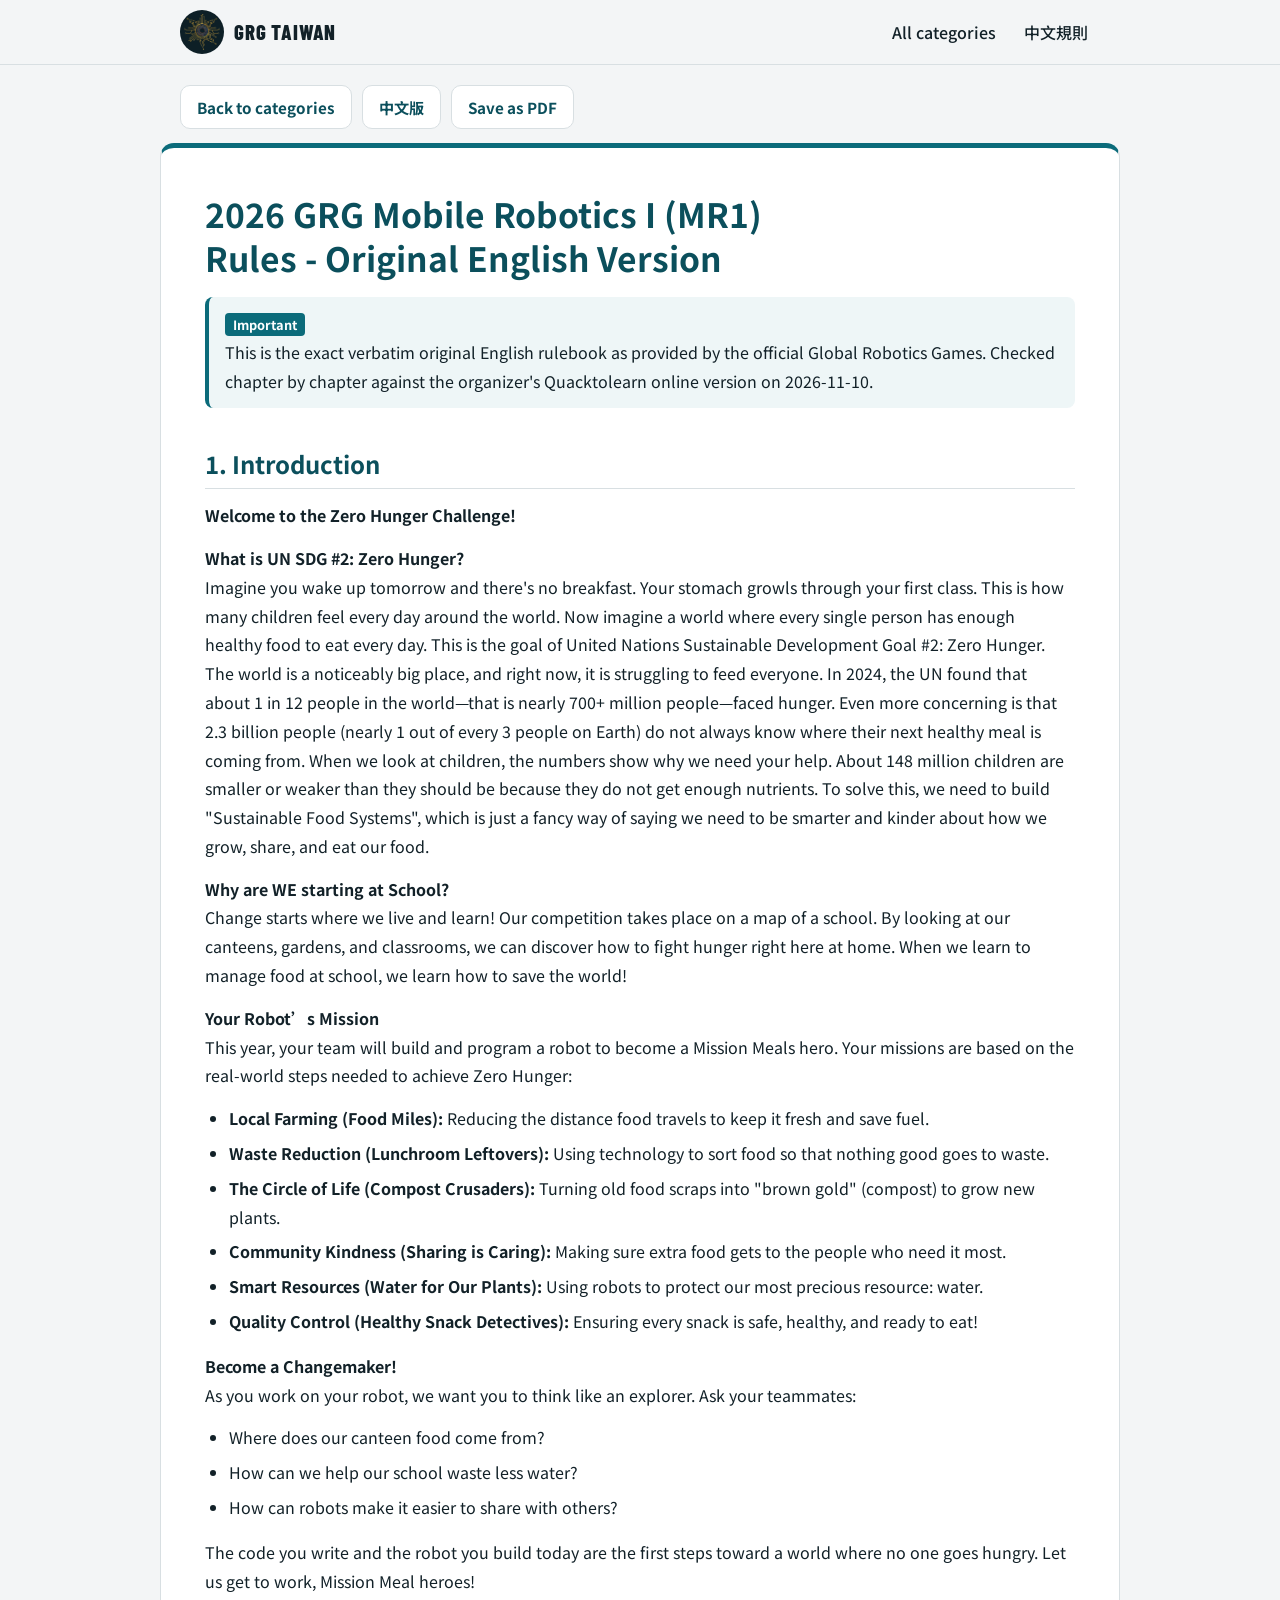
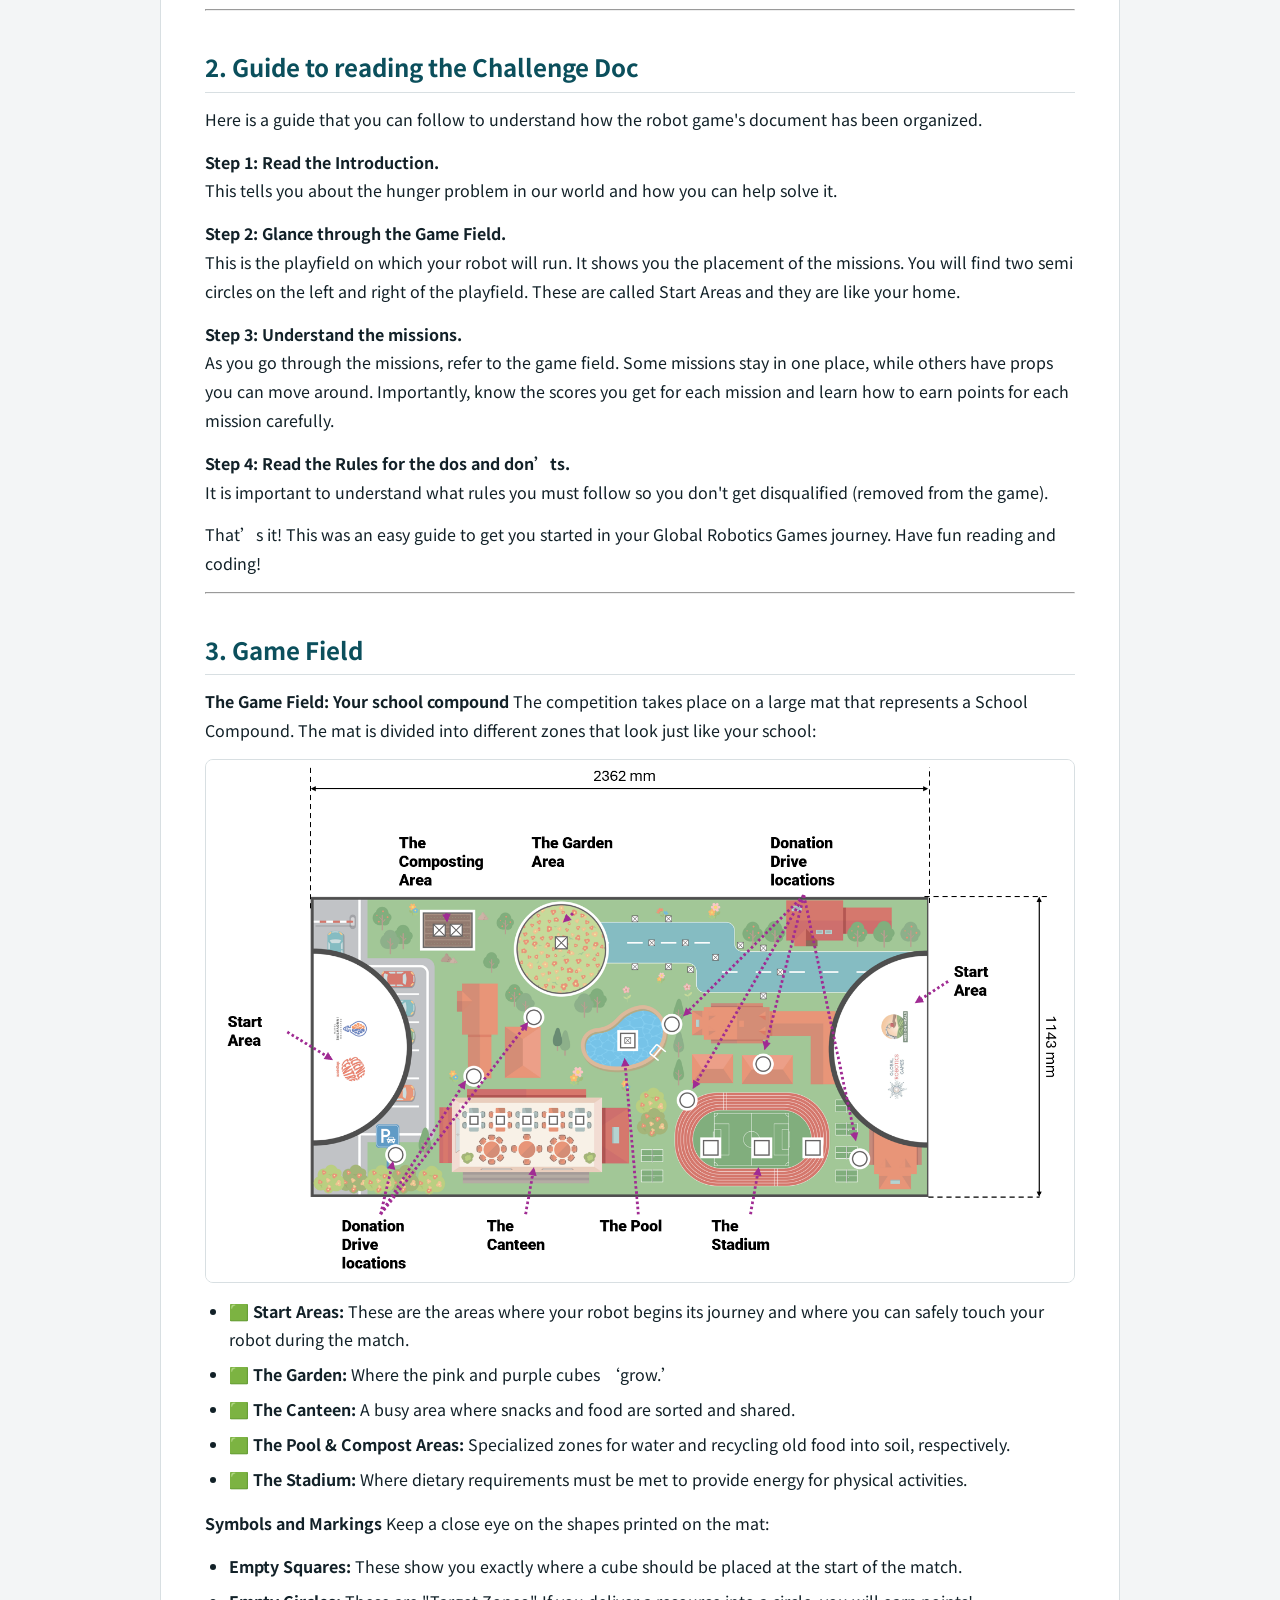
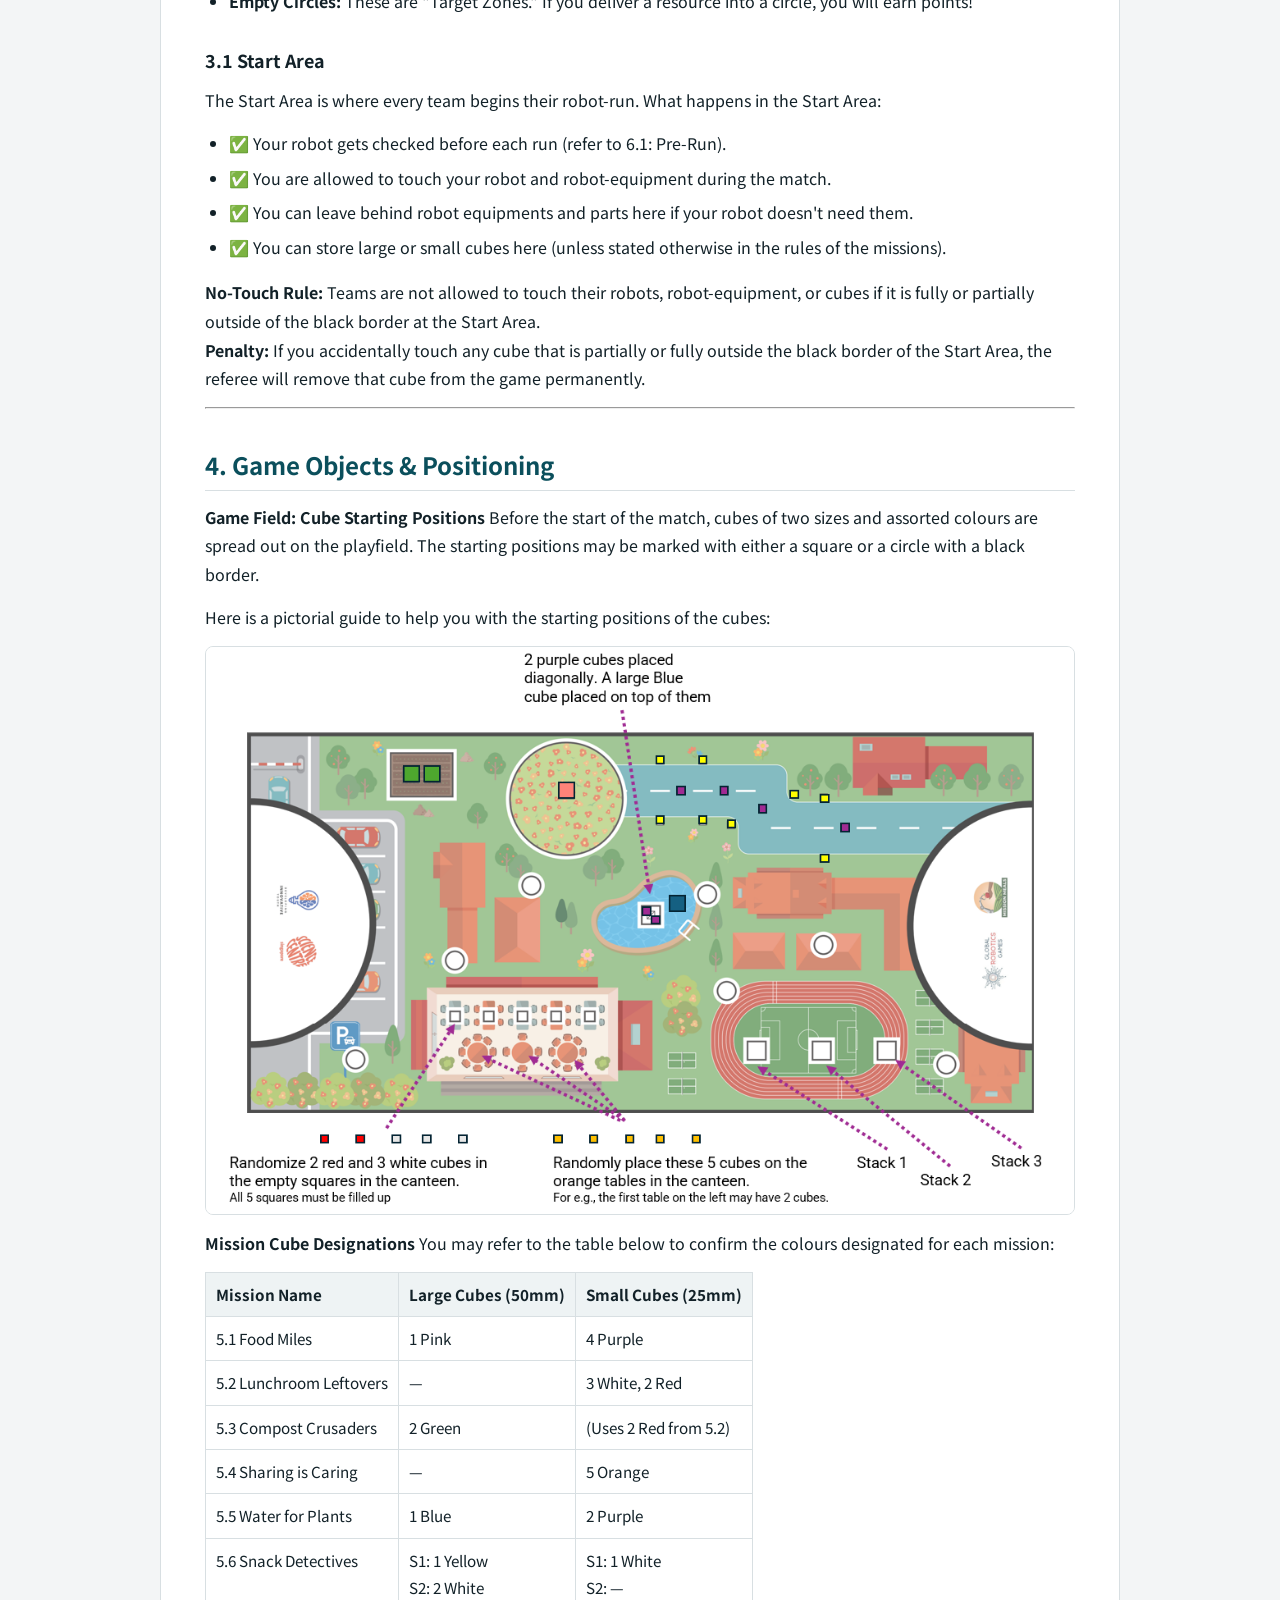
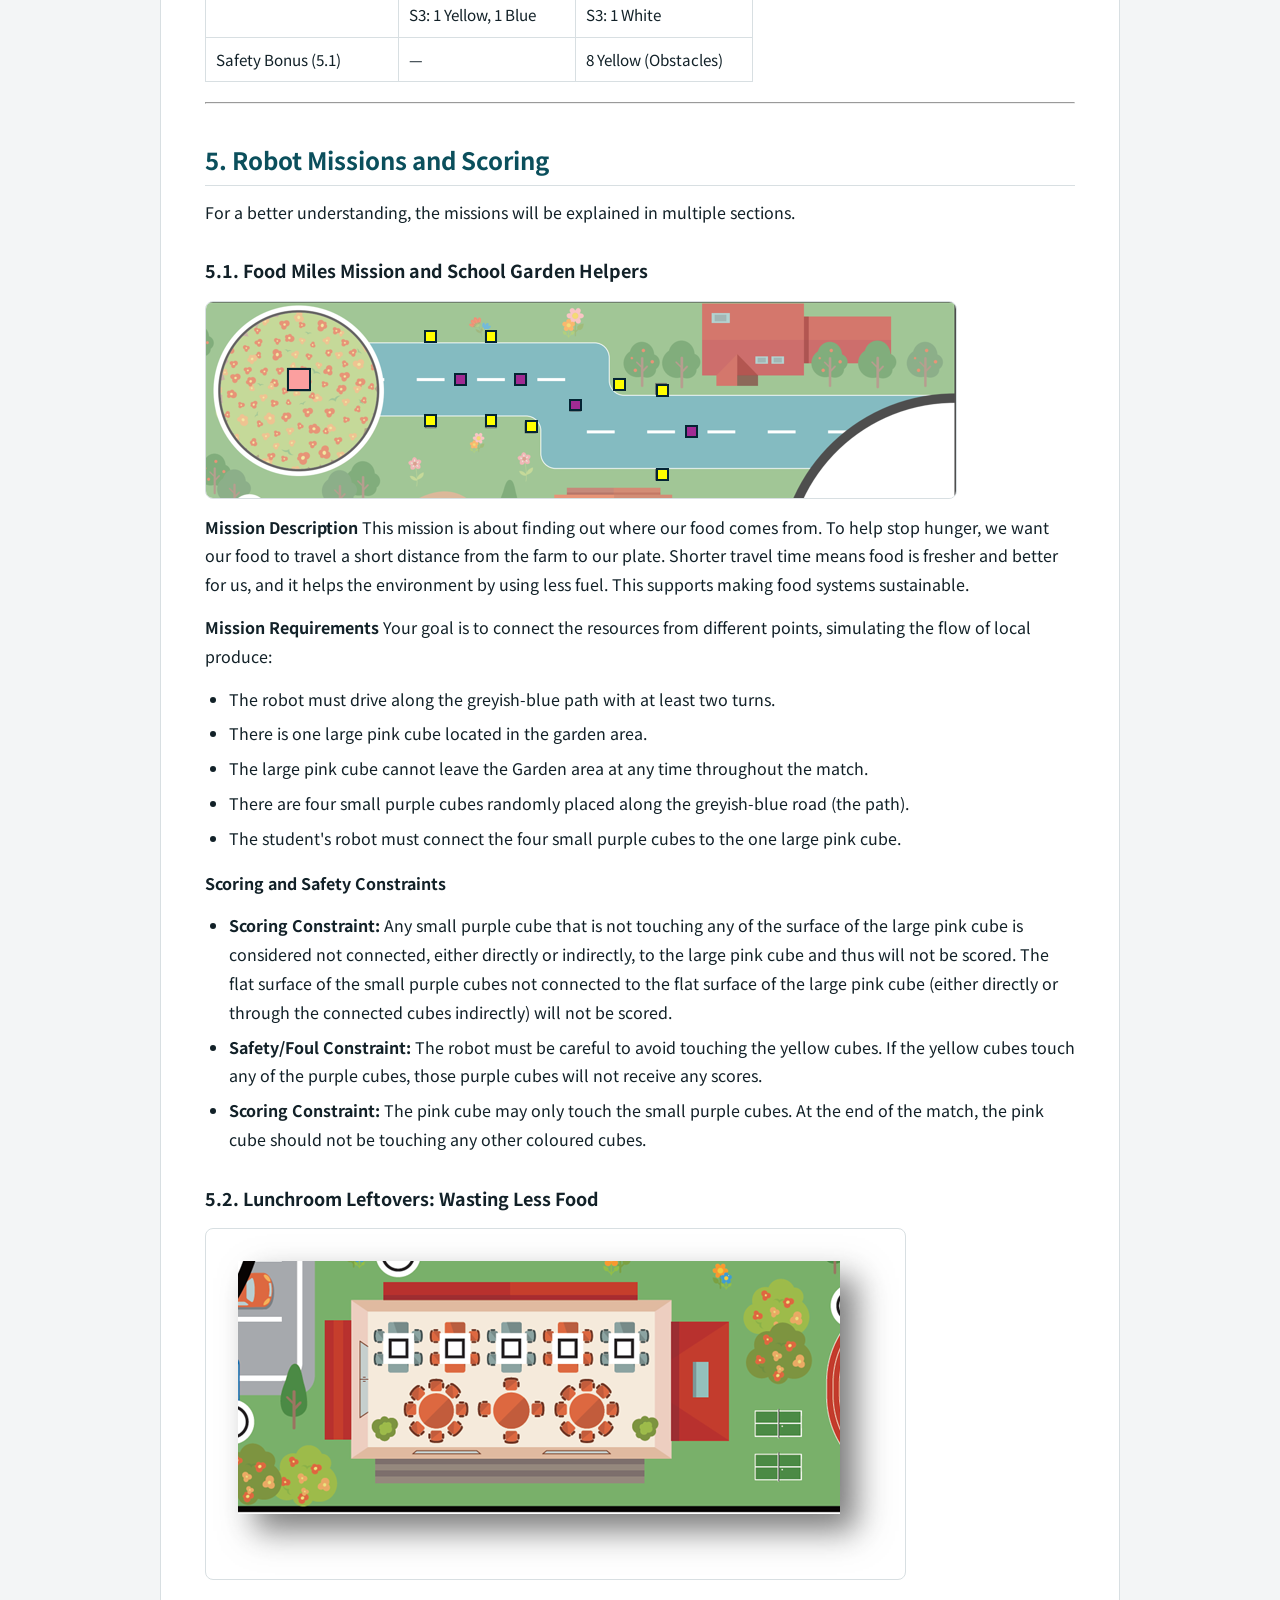
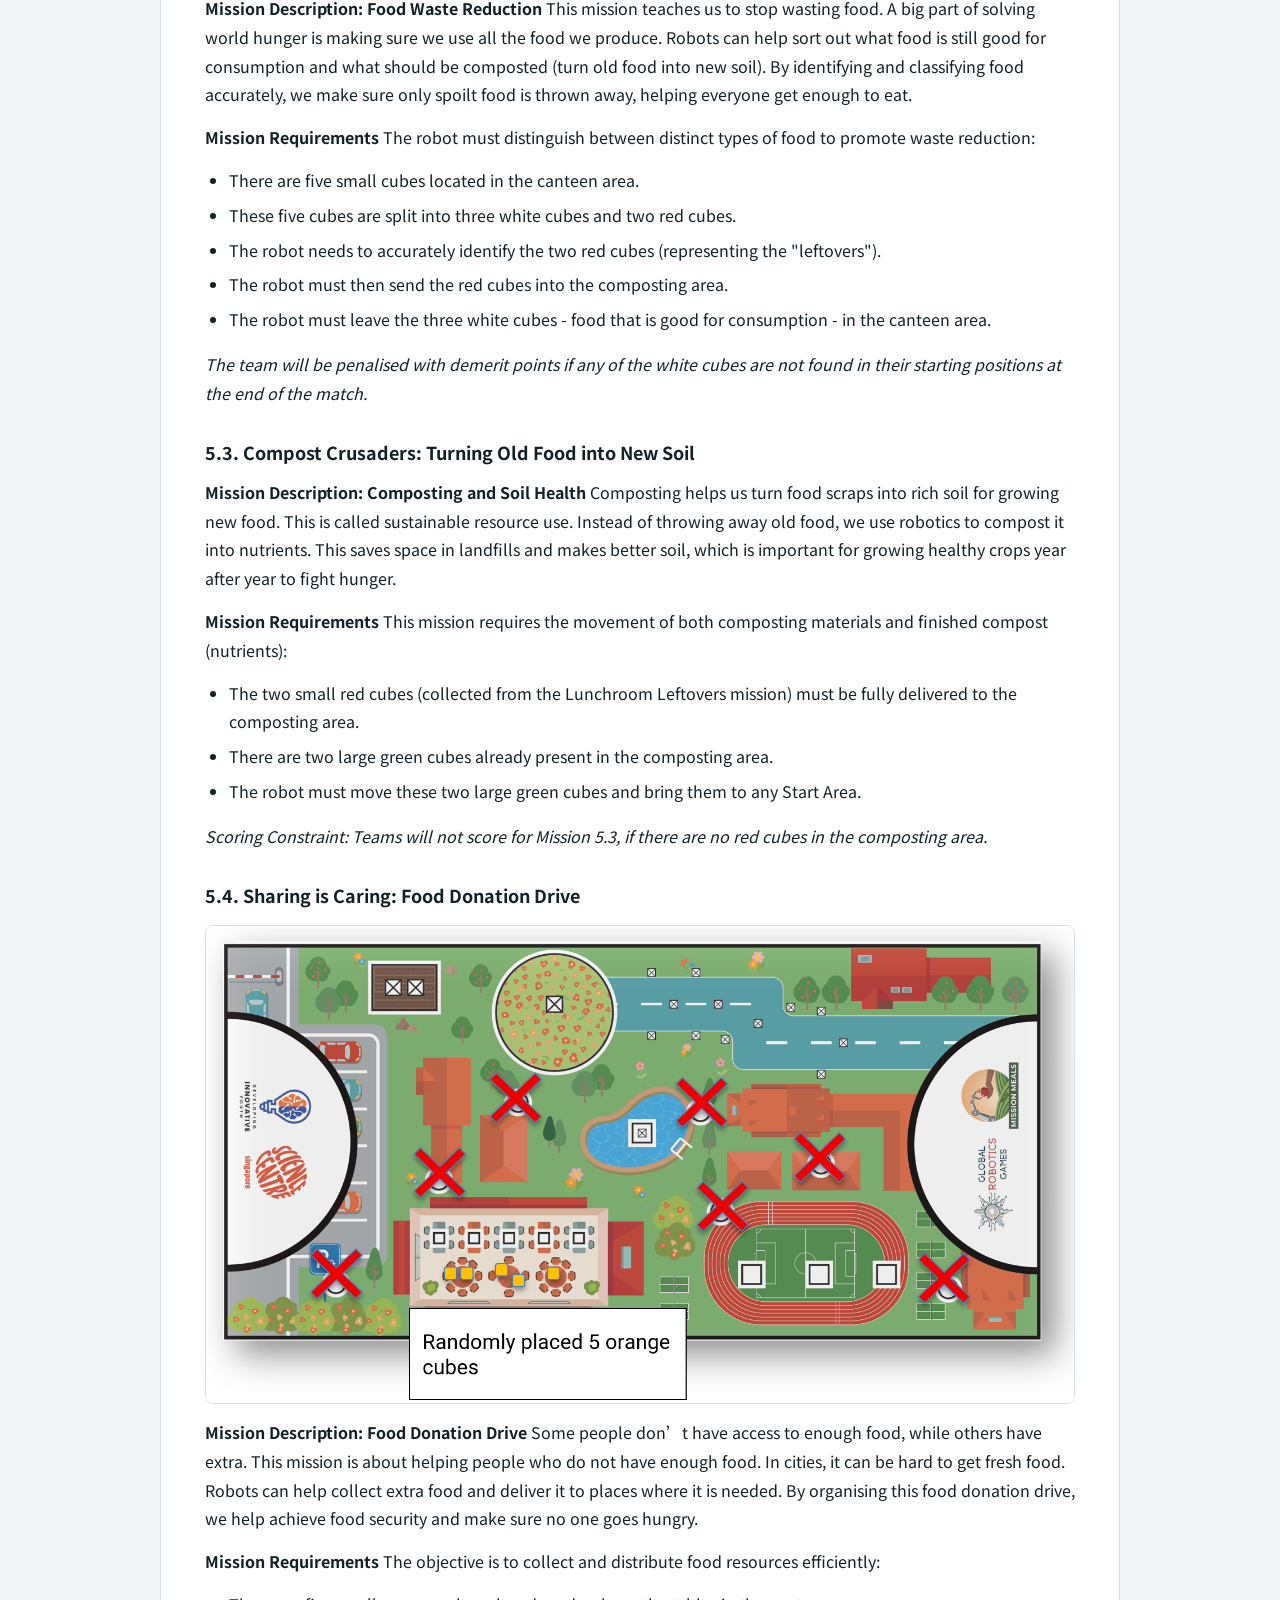
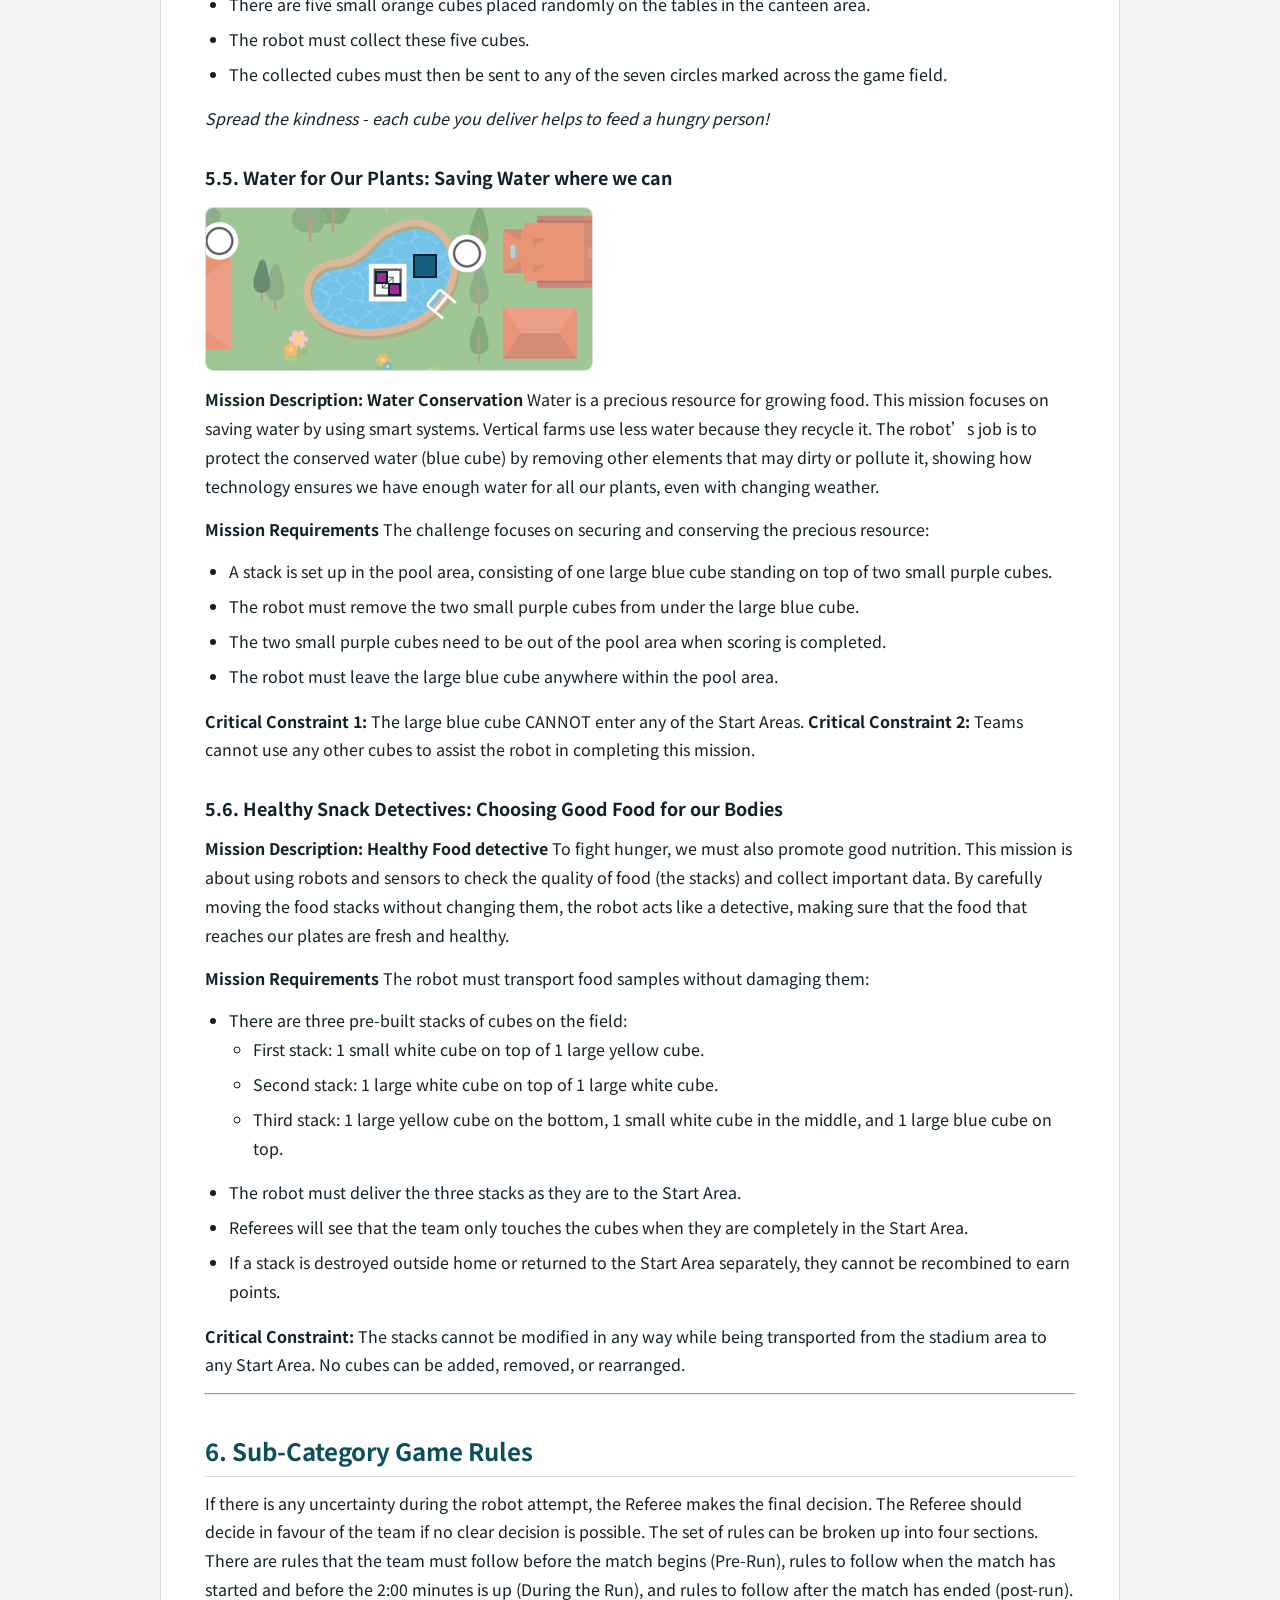
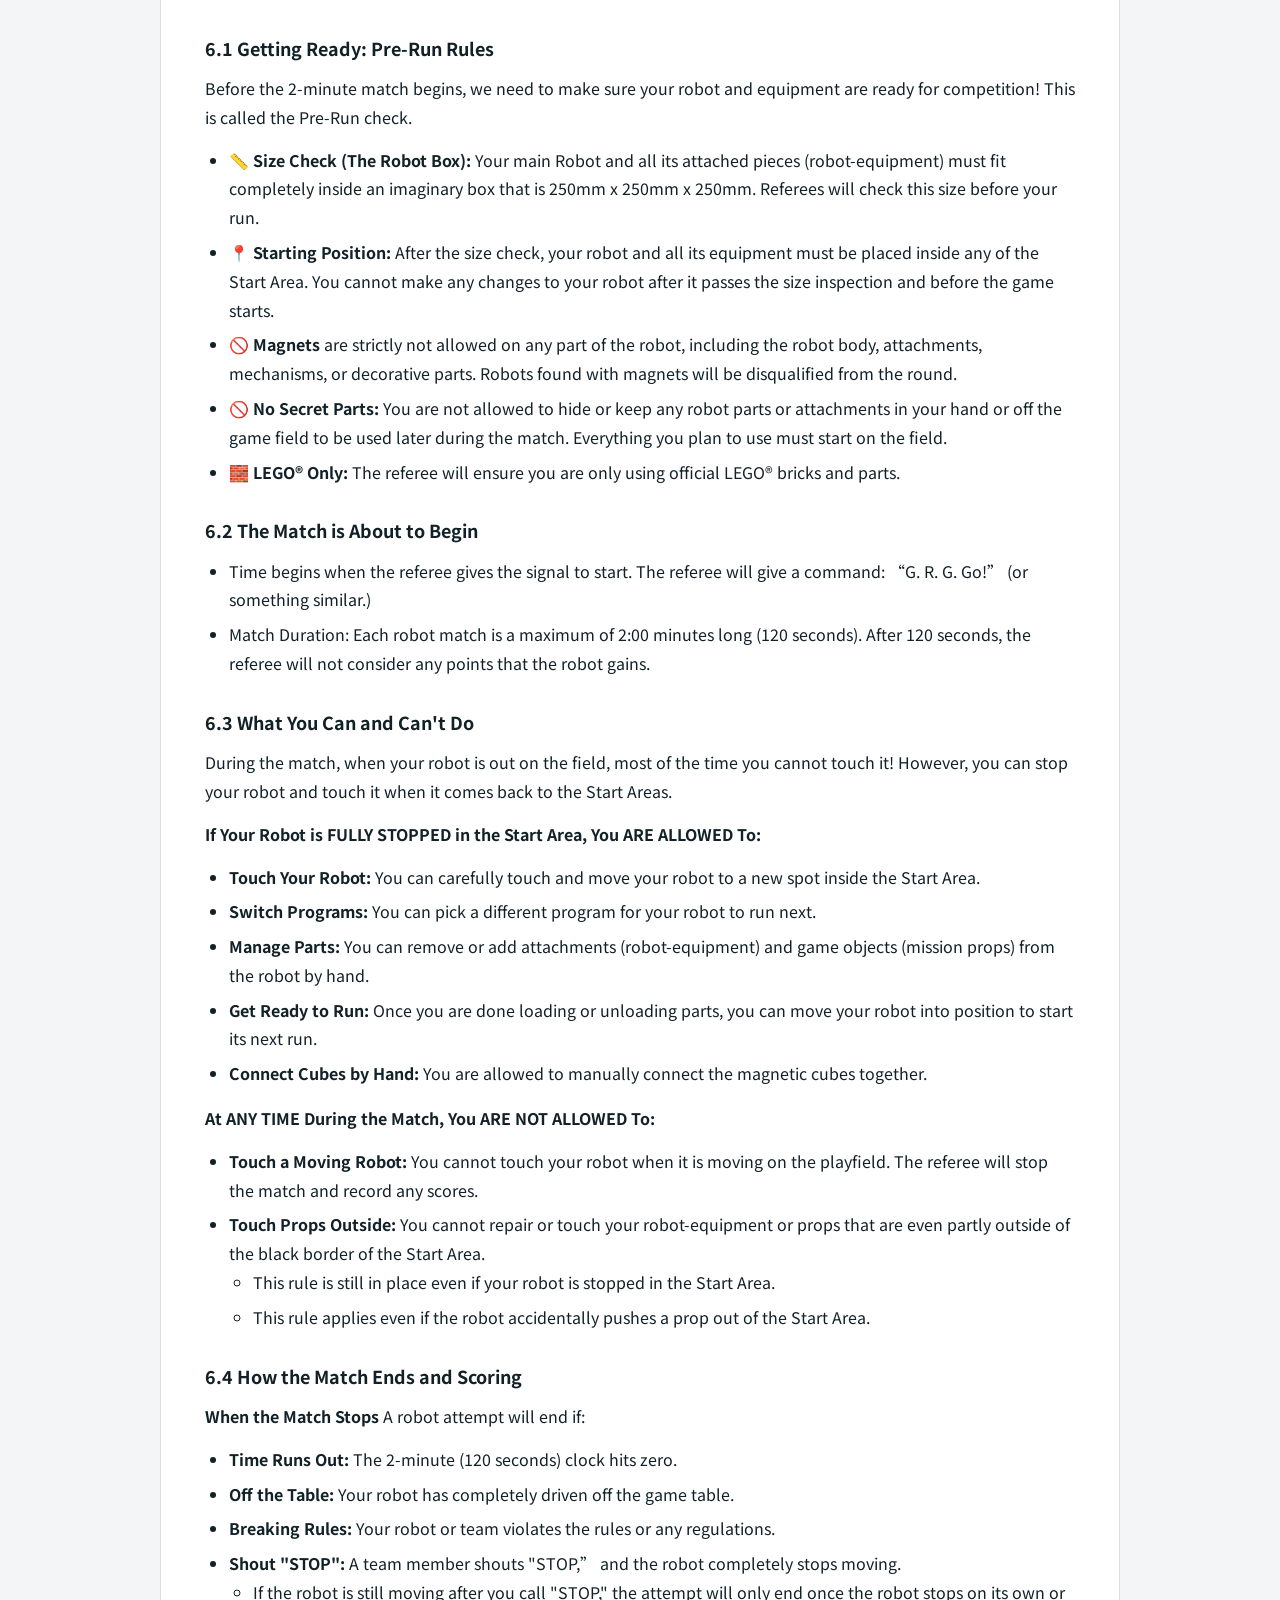
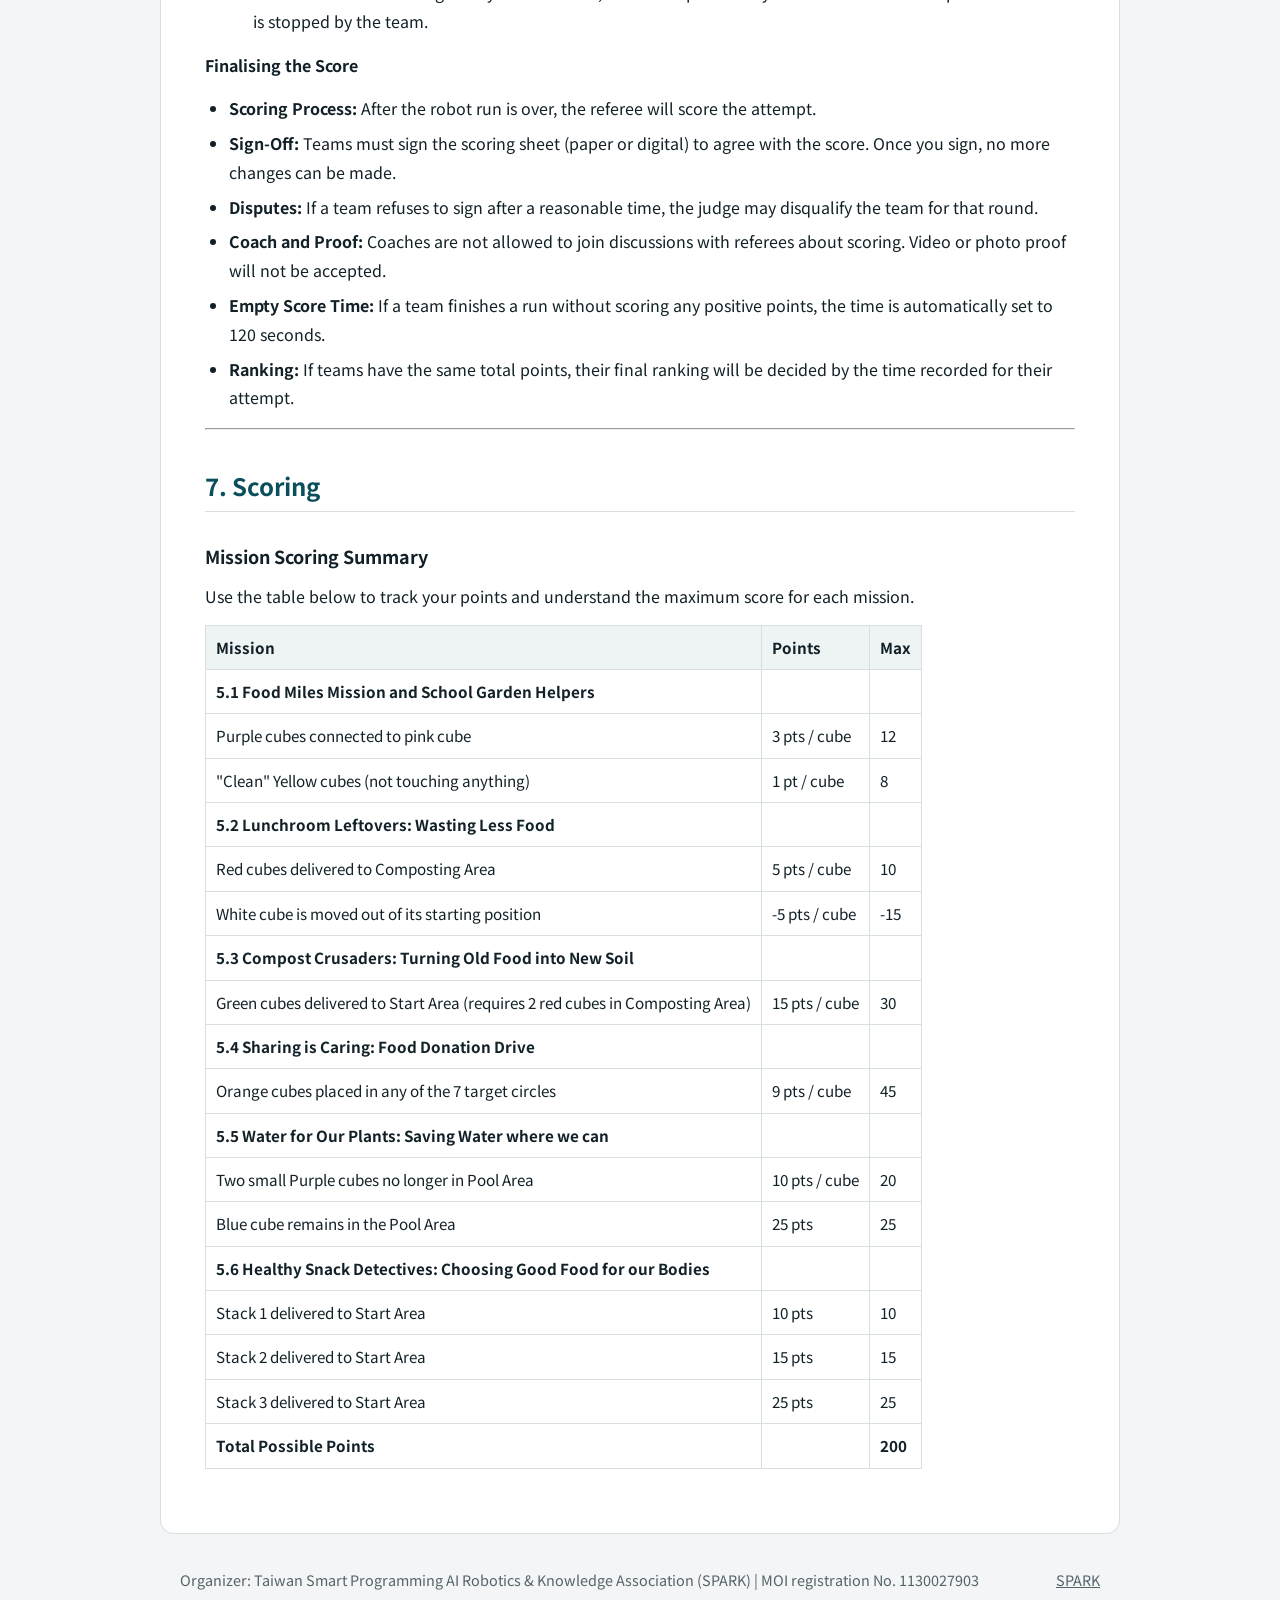
<file: rules/mr1_rules_en.html>
<!DOCTYPE html>
<html lang="en">
<head>
    <meta charset="UTF-8">
    <meta name="viewport" content="width=device-width, initial-scale=1.0">
    <title>GRG 2026 - MR1 (English) 完整競賽規則 | Global Robotics Games Taiwan</title>
    <meta name="description" content="2026 Global Robotics Games (GRG) 台灣賽區 MR1 (English) 詳細競賽規則、年齡規範、器材限制、任務場地圖與評分標準說明。">
    <meta name="keywords" content="GRG, GRG 2026, MR1 (English), Global Robotics Games, 競賽規則, 機器人比賽, SPARK, 臺灣智能程式科技教育推廣協會">
    <meta name="robots" content="index, follow">

    <!-- Canonical URL -->
    <link rel="canonical" href="https://global-robotics-games-taiwan.github.io/rules/mr1_rules_en.html">

    <!-- Open Graph / Social -->
    <meta property="og:type" content="article">
    <meta property="og:url" content="https://global-robotics-games-taiwan.github.io/rules/mr1_rules_en.html">
    <meta property="og:title" content="GRG 2026 - MR1 (English) 完整競賽規則 | Global Robotics Games Taiwan">
    <meta property="og:description" content="2026 Global Robotics Games (GRG) 台灣賽區 MR1 (English) 詳細規範與計分指南。">
    <meta property="og:image" content="https://global-robotics-games-taiwan.github.io/img/grg-singapore-2024.jpg">

    <!-- Schema.org Breadcrumbs & Article for SEO & AI Search Engines -->
    <script type="application/ld+json">
    {
      "@context": "https://schema.org",
      "@type": "BreadcrumbList",
      "itemListElement": [
        {
          "@type": "ListItem",
          "position": 1,
          "name": "GRG Taiwan 首頁",
          "item": "https://global-robotics-games-taiwan.github.io/"
        },
        {
          "@type": "ListItem",
          "position": 2,
          "name": "競賽規則",
          "item": "https://global-robotics-games-taiwan.github.io/#rules"
        },
        {
          "@type": "ListItem",
          "position": 3,
          "name": "MR1 (English)",
          "item": "https://global-robotics-games-taiwan.github.io/rules/mr1_rules_en.html"
        }
      ]
    }
    </script>

    <link rel="preconnect" href="https://fonts.googleapis.com">
<link rel="preconnect" href="https://fonts.gstatic.com" crossorigin>
<link rel="preload" as="style" href="https://fonts.googleapis.com/css2?family=Noto+Sans+TC:wght@400;500;700;900&amp;family=Barlow+Condensed:wght@600;800&amp;display=swap">
<link rel="stylesheet" href="https://fonts.googleapis.com/css2?family=Noto+Sans+TC:wght@400;500;700;900&amp;family=Barlow+Condensed:wght@600;800&amp;display=swap" media="print" onload="this.media='all'">
<noscript><link rel="stylesheet" href="https://fonts.googleapis.com/css2?family=Noto+Sans+TC:wght@400;500;700;900&amp;family=Barlow+Condensed:wght@600;800&amp;display=swap"></noscript>
<link rel="stylesheet" href="../css/rules.css">
<meta name="theme-color" content="#0b4f5c">
<link rel="icon" type="image/png" sizes="192x192" href="../img/favicon-192.png">
<link rel="apple-touch-icon" href="../img/apple-touch-icon.png">
<script async src="https://www.googletagmanager.com/gtag/js?id=G-00G74KLXL7"></script>
<script>window.dataLayer=window.dataLayer||[];function gtag(){dataLayer.push(arguments);}gtag('js',new Date());gtag('config','G-00G74KLXL7');</script>
</head>
<body>
<a class="skip" href="#content">Skip to rules</a>
<header class="top"><div class="in"><a class="brand" href="../index.html"><span class="b"><img src="../img/grg-mark.png" width="160" height="160" alt="GRG Taiwan 首頁"></span><b>GRG TAIWAN</b></a><nav aria-label="規則頁選單"><a href="../index.html#groups">All categories</a><a href="mr1_rules.html">中文規則</a></nav></div></header>
<div class="tools no-print"><a href="../index.html#groups">Back to categories</a><a href="mr1_rules.html">中文版</a><button type="button" onclick="window.print()">Save as PDF</button></div>
<main class="rules-doc" id="content"><h1 id="2026-grg-mobile-robotics-i-mr1-rules---original-english-version">2026 GRG Mobile Robotics I (MR1) Rules - Original English Version</h1>
<blockquote class="c-IMPORTANT"><p><span class="lbl">Important</span><br>This is the exact verbatim original English rulebook as provided by the official Global Robotics Games. Checked chapter by chapter against the organizer's Quacktolearn online version on 2026-11-10.</p>
</blockquote>
<h2 id="1-introduction">1. Introduction</h2>
<p><strong>Welcome to the Zero Hunger Challenge!</strong></p>
<p><strong>What is UN SDG #2: Zero Hunger?</strong><br>Imagine you wake up tomorrow and there&#39;s no breakfast. Your stomach growls through your first class. This is how many children feel every day around the world. Now imagine a world where every single person has enough healthy food to eat every day. This is the goal of United Nations Sustainable Development Goal #2: Zero Hunger.
The world is a noticeably big place, and right now, it is struggling to feed everyone. In 2024, the UN found that about 1 in 12 people in the world—that is nearly 700+ million people—faced hunger. Even more concerning is that 2.3 billion people (nearly 1 out of every 3 people on Earth) do not always know where their next healthy meal is coming from.
When we look at children, the numbers show why we need your help. About 148 million children are smaller or weaker than they should be because they do not get enough nutrients. To solve this, we need to build &quot;Sustainable Food Systems&quot;, which is just a fancy way of saying we need to be smarter and kinder about how we grow, share, and eat our food.</p>
<p><strong>Why are WE starting at School?</strong><br>Change starts where we live and learn! Our competition takes place on a map of a school. By looking at our canteens, gardens, and classrooms, we can discover how to fight hunger right here at home. When we learn to manage food at school, we learn how to save the world!</p>
<p><strong>Your Robot’s Mission</strong><br>This year, your team will build and program a robot to become a Mission Meals hero. Your missions are based on the real-world steps needed to achieve Zero Hunger:</p>
<ul>
<li><strong>Local Farming (Food Miles):</strong> Reducing the distance food travels to keep it fresh and save fuel.</li>
<li><strong>Waste Reduction (Lunchroom Leftovers):</strong> Using technology to sort food so that nothing good goes to waste.</li>
<li><strong>The Circle of Life (Compost Crusaders):</strong> Turning old food scraps into &quot;brown gold&quot; (compost) to grow new plants.</li>
<li><strong>Community Kindness (Sharing is Caring):</strong> Making sure extra food gets to the people who need it most.</li>
<li><strong>Smart Resources (Water for Our Plants):</strong> Using robots to protect our most precious resource: water.</li>
<li><strong>Quality Control (Healthy Snack Detectives):</strong> Ensuring every snack is safe, healthy, and ready to eat!</li>
</ul>
<p><strong>Become a Changemaker!</strong><br>As you work on your robot, we want you to think like an explorer. Ask your teammates:</p>
<ul>
<li>Where does our canteen food come from?</li>
<li>How can we help our school waste less water?</li>
<li>How can robots make it easier to share with others?</li>
</ul>
<p>The code you write and the robot you build today are the first steps toward a world where no one goes hungry. Let us get to work, Mission Meal heroes!</p>
<hr>
<h2 id="2-guide-to-reading-the-challenge-doc">2. Guide to reading the Challenge Doc</h2>
<p>Here is a guide that you can follow to understand how the robot game&#39;s document has been organized.</p>
<p><strong>Step 1: Read the Introduction.</strong><br>This tells you about the hunger problem in our world and how you can help solve it.</p>
<p><strong>Step 2: Glance through the Game Field.</strong><br>This is the playfield on which your robot will run. It shows you the placement of the missions. You will find two semi circles on the left and right of the playfield. These are called Start Areas and they are like your home.</p>
<p><strong>Step 3: Understand the missions.</strong><br>As you go through the missions, refer to the game field. Some missions stay in one place, while others have props you can move around. Importantly, know the scores you get for each mission and learn how to earn points for each mission carefully. </p>
<p><strong>Step 4: Read the Rules for the dos and don’ts.</strong><br>It is important to understand what rules you must follow so you don&#39;t get disqualified (removed from the game).</p>
<p>That’s it! This was an easy guide to get you started in your Global Robotics Games journey. Have fun reading and coding!</p>
<hr>
<h2 id="3-game-field">3. Game Field</h2>
<p><strong>The Game Field: Your school compound</strong>
The competition takes place on a large mat that represents a School Compound.
The mat is divided into different zones that look just like your school:</p>
<p><img src="../images/rules/MR1_inline_image__2_.png" alt="Game Field"></p>
<ul>
<li>🟩 <strong>Start Areas:</strong> These are the areas where your robot begins its journey and where you can safely touch your robot during the match.</li>
<li>🟩 <strong>The Garden:</strong> Where the pink and purple cubes ‘grow.’</li>
<li>🟩 <strong>The Canteen:</strong> A busy area where snacks and food are sorted and shared.</li>
<li>🟩 <strong>The Pool &amp; Compost Areas:</strong> Specialized zones for water and recycling old food into soil, respectively.</li>
<li>🟩 <strong>The Stadium:</strong> Where dietary requirements must be met to provide energy for physical activities.</li>
</ul>
<p><strong>Symbols and Markings</strong>
Keep a close eye on the shapes printed on the mat:</p>
<ul>
<li><strong>Empty Squares:</strong> These show you exactly where a cube should be placed at the start of the match.</li>
<li><strong>Empty Circles:</strong> These are &quot;Target Zones.&quot; If you deliver a resource into a circle, you will earn points!</li>
</ul>
<h3 id="31-start-area">3.1 Start Area</h3>
<p>The Start Area is where every team begins their robot-run.
What happens in the Start Area:</p>
<ul>
<li>✅ Your robot gets checked before each run (refer to 6.1: Pre-Run).</li>
<li>✅ You are allowed to touch your robot and robot-equipment during the match.</li>
<li>✅ You can leave behind robot equipments and parts here if your robot doesn&#39;t need them.</li>
<li>✅ You can store large or small cubes here (unless stated otherwise in the rules of the missions).</li>
</ul>
<p><strong>No-Touch Rule:</strong> Teams are not allowed to touch their robots, robot-equipment, or cubes if it is fully or partially outside of the black border at the Start Area.<br><strong>Penalty:</strong> If you accidentally touch any cube that is partially or fully outside the black border of the Start Area, the referee will remove that cube from the game permanently.</p>
<hr>
<h2 id="4-game-objects--positioning">4. Game Objects &amp; Positioning</h2>
<p><strong>Game Field: Cube Starting Positions</strong>
Before the start of the match, cubes of two sizes and assorted colours are spread out on the playfield. The starting positions may be marked with either a square or a circle with a black border.</p>
<p>Here is a pictorial guide to help you with the starting positions of the cubes:</p>
<p><img src="../images/rules/MR1_game_objects_full.png" alt="Game Objects &amp; Positioning"></p>
<p><strong>Mission Cube Designations</strong>
You may refer to the table below to confirm the colours designated for each mission:</p>
<table>
<thead>
<tr>
<th>Mission Name</th>
<th>Large Cubes (50mm)</th>
<th>Small Cubes (25mm)</th>
</tr>
</thead>
<tbody><tr>
<td>5.1 Food Miles</td>
<td>1 Pink</td>
<td>4 Purple</td>
</tr>
<tr>
<td>5.2 Lunchroom Leftovers</td>
<td>—</td>
<td>3 White, 2 Red</td>
</tr>
<tr>
<td>5.3 Compost Crusaders</td>
<td>2 Green</td>
<td>(Uses 2 Red from 5.2)</td>
</tr>
<tr>
<td>5.4 Sharing is Caring</td>
<td>—</td>
<td>5 Orange</td>
</tr>
<tr>
<td>5.5 Water for Plants</td>
<td>1 Blue</td>
<td>2 Purple</td>
</tr>
<tr>
<td>5.6 Snack Detectives</td>
<td>S1: 1 Yellow<br>S2: 2 White<br>S3: 1 Yellow, 1 Blue</td>
<td>S1: 1 White<br>S2: —<br>S3: 1 White</td>
</tr>
<tr>
<td>Safety Bonus (5.1)</td>
<td>—</td>
<td>8 Yellow (Obstacles)</td>
</tr>
</tbody></table>
<hr>
<h2 id="5-robot-missions-and-scoring">5. Robot Missions and Scoring</h2>
<p>For a better understanding, the missions will be explained in multiple sections.</p>
<h3 id="51-food-miles-mission-and-school-garden-helpers">5.1. Food Miles Mission and School Garden Helpers</h3>
<p><img src="../images/rules/MR1_inline_image4.png" alt="Food Miles Mission"></p>
<p><strong>Mission Description</strong>
This mission is about finding out where our food comes from. To help stop hunger, we want our food to travel a short distance from the farm to our plate. Shorter travel time means food is fresher and better for us, and it helps the environment by using less fuel. This supports making food systems sustainable.</p>
<p><strong>Mission Requirements</strong>
Your goal is to connect the resources from different points, simulating the flow of local produce:</p>
<ul>
<li>The robot must drive along the greyish-blue path with at least two turns.</li>
<li>There is one large pink cube located in the garden area.</li>
<li>The large pink cube cannot leave the Garden area at any time throughout the match.</li>
<li>There are four small purple cubes randomly placed along the greyish-blue road (the path).</li>
<li>The student&#39;s robot must connect the four small purple cubes to the one large pink cube.</li>
</ul>
<p><strong>Scoring and Safety Constraints</strong></p>
<ul>
<li><strong>Scoring Constraint:</strong> Any small purple cube that is not touching any of the surface of the large pink cube is considered not connected, either directly or indirectly, to the large pink cube and thus will not be scored. The flat surface of the small purple cubes not connected to the flat surface of the large pink cube (either directly or through the connected cubes indirectly) will not be scored.</li>
<li><strong>Safety/Foul Constraint:</strong> The robot must be careful to avoid touching the yellow cubes. If the yellow cubes touch any of the purple cubes, those purple cubes will not receive any scores.</li>
<li><strong>Scoring Constraint:</strong> The pink cube may only touch the small purple cubes. At the end of the match, the pink cube should not be touching any other coloured cubes.</li>
</ul>
<h3 id="52-lunchroom-leftovers-wasting-less-food">5.2. Lunchroom Leftovers: Wasting Less Food</h3>
<p><img src="../images/rules/MR1_inline_image.png" alt="Lunchroom Leftovers Mission"></p>
<p><strong>Mission Description: Food Waste Reduction</strong>
This mission teaches us to stop wasting food. A big part of solving world hunger is making sure we use all the food we produce. Robots can help sort out what food is still good for consumption and what should be composted (turn old food into new soil). By identifying and classifying food accurately, we make sure only spoilt food is thrown away, helping everyone get enough to eat.</p>
<p><strong>Mission Requirements</strong>
The robot must distinguish between distinct types of food to promote waste reduction:</p>
<ul>
<li>There are five small cubes located in the canteen area.</li>
<li>These five cubes are split into three white cubes and two red cubes.</li>
<li>The robot needs to accurately identify the two red cubes (representing the &quot;leftovers&quot;).</li>
<li>The robot must then send the red cubes into the composting area.</li>
<li>The robot must leave the three white cubes - food that is good for consumption - in the canteen area.</li>
</ul>
<p><em>The team will be penalised with demerit points if any of the white cubes are not found in their starting positions at the end of the match.</em></p>
<h3 id="53-compost-crusaders-turning-old-food-into-new-soil">5.3. Compost Crusaders: Turning Old Food into New Soil</h3>
<p><strong>Mission Description: Composting and Soil Health</strong>
Composting helps us turn food scraps into rich soil for growing new food. This is called sustainable resource use. Instead of throwing away old food, we use robotics to compost it into nutrients. This saves space in landfills and makes better soil, which is important for growing healthy crops year after year to fight hunger.</p>
<p><strong>Mission Requirements</strong>
This mission requires the movement of both composting materials and finished compost (nutrients):</p>
<ul>
<li>The two small red cubes (collected from the Lunchroom Leftovers mission) must be fully delivered to the composting area.</li>
<li>There are two large green cubes already present in the composting area.</li>
<li>The robot must move these two large green cubes and bring them to any Start Area.</li>
</ul>
<p><em>Scoring Constraint: Teams will not score for Mission 5.3, if there are no red cubes in the composting area.</em></p>
<h3 id="54-sharing-is-caring-food-donation-drive">5.4. Sharing is Caring: Food Donation Drive</h3>
<p><img src="../images/rules/MR1_inline_image6.png" alt="Sharing is Caring Mission"></p>
<p><strong>Mission Description: Food Donation Drive</strong>
Some people don’t have access to enough food, while others have extra. This mission is about helping people who do not have enough food. In cities, it can be hard to get fresh food. Robots can help collect extra food and deliver it to places where it is needed. By organising this food donation drive, we help achieve food security and make sure no one goes hungry.</p>
<p><strong>Mission Requirements</strong>
The objective is to collect and distribute food resources efficiently:</p>
<ul>
<li>There are five small orange cubes placed randomly on the tables in the canteen area.</li>
<li>The robot must collect these five cubes.</li>
<li>The collected cubes must then be sent to any of the seven circles marked across the game field.</li>
</ul>
<p><em>Spread the kindness - each cube you deliver helps to feed a hungry person!</em></p>
<h3 id="55-water-for-our-plants-saving-water-where-we-can">5.5. Water for Our Plants: Saving Water where we can</h3>
<p><img src="../images/rules/MR1_inline_image7.png" alt="Water for Our Plants Mission"></p>
<p><strong>Mission Description: Water Conservation</strong>
Water is a precious resource for growing food. This mission focuses on saving water by using smart systems. Vertical farms use less water because they recycle it. The robot’s job is to protect the conserved water (blue cube) by removing other elements that may dirty or pollute it, showing how technology ensures we have enough water for all our plants, even with changing weather.</p>
<p><strong>Mission Requirements</strong>
The challenge focuses on securing and conserving the precious resource:</p>
<ul>
<li>A stack is set up in the pool area, consisting of one large blue cube standing on top of two small purple cubes.</li>
<li>The robot must remove the two small purple cubes from under the large blue cube.</li>
<li>The two small purple cubes need to be out of the pool area when scoring is completed.</li>
<li>The robot must leave the large blue cube anywhere within the pool area.</li>
</ul>
<p><strong>Critical Constraint 1:</strong> The large blue cube CANNOT enter any of the Start Areas.
<strong>Critical Constraint 2:</strong> Teams cannot use any other cubes to assist the robot in completing this mission.</p>
<h3 id="56-healthy-snack-detectives-choosing-good-food-for-our-bodies">5.6. Healthy Snack Detectives: Choosing Good Food for our Bodies</h3>
<p><strong>Mission Description: Healthy Food detective</strong>
To fight hunger, we must also promote good nutrition. This mission is about using robots and sensors to check the quality of food (the stacks) and collect important data. By carefully moving the food stacks without changing them, the robot acts like a detective, making sure that the food that reaches our plates are fresh and healthy.</p>
<p><strong>Mission Requirements</strong>
The robot must transport food samples without damaging them:</p>
<ul>
<li>There are three pre-built stacks of cubes on the field:<ul>
<li>First stack: 1 small white cube on top of 1 large yellow cube.</li>
<li>Second stack: 1 large white cube on top of 1 large white cube.</li>
<li>Third stack: 1 large yellow cube on the bottom, 1 small white cube in the middle, and 1 large blue cube on top.</li>
</ul>
</li>
<li>The robot must deliver the three stacks as they are to the Start Area.</li>
<li>Referees will see that the team only touches the cubes when they are completely in the Start Area.</li>
<li>If a stack is destroyed outside home or returned to the Start Area separately, they cannot be recombined to earn points.</li>
</ul>
<p><strong>Critical Constraint:</strong> The stacks cannot be modified in any way while being transported from the stadium area to any Start Area. No cubes can be added, removed, or rearranged.</p>
<hr>
<h2 id="6-sub-category-game-rules">6. Sub-Category Game Rules</h2>
<p>If there is any uncertainty during the robot attempt, the Referee makes the final decision. The Referee should decide in favour of the team if no clear decision is possible.
The set of rules can be broken up into four sections. There are rules that the team must follow before the match begins (Pre-Run), rules to follow when the match has started and before the 2:00 minutes is up (During the Run), and rules to follow after the match has ended (post-run).</p>
<h3 id="61-getting-ready-pre-run-rules">6.1 Getting Ready: Pre-Run Rules</h3>
<p>Before the 2-minute match begins, we need to make sure your robot and equipment are ready for competition! This is called the Pre-Run check.</p>
<ul>
<li>📏 <strong>Size Check (The Robot Box):</strong> Your main Robot and all its attached pieces (robot-equipment) must fit completely inside an imaginary box that is 250mm x 250mm x 250mm. Referees will check this size before your run.</li>
<li>📍 <strong>Starting Position:</strong> After the size check, your robot and all its equipment must be placed inside any of the Start Area. You cannot make any changes to your robot after it passes the size inspection and before the game starts.</li>
<li>🚫 <strong>Magnets</strong> are strictly not allowed on any part of the robot, including the robot body, attachments, mechanisms, or decorative parts. Robots found with magnets will be disqualified from the round.</li>
<li>🚫 <strong>No Secret Parts:</strong> You are not allowed to hide or keep any robot parts or attachments in your hand or off the game field to be used later during the match. Everything you plan to use must start on the field.</li>
<li>🧱 <strong>LEGO® Only:</strong> The referee will ensure you are only using official LEGO® bricks and parts.</li>
</ul>
<h3 id="62-the-match-is-about-to-begin">6.2 The Match is About to Begin</h3>
<ul>
<li>Time begins when the referee gives the signal to start. The referee will give a command: “G. R. G. Go!” (or something similar.)</li>
<li>Match Duration: Each robot match is a maximum of 2:00 minutes long (120 seconds). After 120 seconds, the referee will not consider any points that the robot gains.</li>
</ul>
<h3 id="63-what-you-can-and-cant-do">6.3 What You Can and Can&#39;t Do</h3>
<p>During the match, when your robot is out on the field, most of the time you cannot touch it! However, you can stop your robot and touch it when it comes back to the Start Areas.</p>
<p><strong>If Your Robot is FULLY STOPPED in the Start Area, You ARE ALLOWED To:</strong></p>
<ul>
<li><strong>Touch Your Robot:</strong> You can carefully touch and move your robot to a new spot inside the Start Area.</li>
<li><strong>Switch Programs:</strong> You can pick a different program for your robot to run next.</li>
<li><strong>Manage Parts:</strong> You can remove or add attachments (robot-equipment) and game objects (mission props) from the robot by hand.</li>
<li><strong>Get Ready to Run:</strong> Once you are done loading or unloading parts, you can move your robot into position to start its next run.</li>
<li><strong>Connect Cubes by Hand:</strong> You are allowed to manually connect the magnetic cubes together.</li>
</ul>
<p><strong>At ANY TIME During the Match, You ARE NOT ALLOWED To:</strong></p>
<ul>
<li><strong>Touch a Moving Robot:</strong> You cannot touch your robot when it is moving on the playfield. The referee will stop the match and record any scores.</li>
<li><strong>Touch Props Outside:</strong> You cannot repair or touch your robot-equipment or props that are even partly outside of the black border of the Start Area.<ul>
<li>This rule is still in place even if your robot is stopped in the Start Area.</li>
<li>This rule applies even if the robot accidentally pushes a prop out of the Start Area.</li>
</ul>
</li>
</ul>
<h3 id="64-how-the-match-ends-and-scoring">6.4 How the Match Ends and Scoring</h3>
<p><strong>When the Match Stops</strong>
A robot attempt will end if:</p>
<ul>
<li><strong>Time Runs Out:</strong> The 2-minute (120 seconds) clock hits zero.</li>
<li><strong>Off the Table:</strong> Your robot has completely driven off the game table.</li>
<li><strong>Breaking Rules:</strong> Your robot or team violates the rules or any regulations.</li>
<li><strong>Shout &quot;STOP&quot;:</strong> A team member shouts &quot;STOP,” and the robot completely stops moving.<ul>
<li>If the robot is still moving after you call &quot;STOP,&quot; the attempt will only end once the robot stops on its own or is stopped by the team.</li>
</ul>
</li>
</ul>
<p><strong>Finalising the Score</strong></p>
<ul>
<li><strong>Scoring Process:</strong> After the robot run is over, the referee will score the attempt.</li>
<li><strong>Sign-Off:</strong> Teams must sign the scoring sheet (paper or digital) to agree with the score. Once you sign, no more changes can be made.</li>
<li><strong>Disputes:</strong> If a team refuses to sign after a reasonable time, the judge may disqualify the team for that round.</li>
<li><strong>Coach and Proof:</strong> Coaches are not allowed to join discussions with referees about scoring. Video or photo proof will not be accepted.</li>
<li><strong>Empty Score Time:</strong> If a team finishes a run without scoring any positive points, the time is automatically set to 120 seconds.</li>
<li><strong>Ranking:</strong> If teams have the same total points, their final ranking will be decided by the time recorded for their attempt.</li>
</ul>
<hr>
<h2 id="7-scoring">7. Scoring</h2>
<h3 id="mission-scoring-summary">Mission Scoring Summary</h3>
<p>Use the table below to track your points and understand the maximum score for each mission.</p>
<table>
<thead>
<tr>
<th>Mission</th>
<th>Points</th>
<th>Max</th>
</tr>
</thead>
<tbody><tr>
<td><strong>5.1 Food Miles Mission and School Garden Helpers</strong></td>
<td></td>
<td></td>
</tr>
<tr>
<td>Purple cubes connected to pink cube</td>
<td>3 pts / cube</td>
<td>12</td>
</tr>
<tr>
<td>&quot;Clean&quot; Yellow cubes (not touching anything)</td>
<td>1 pt / cube</td>
<td>8</td>
</tr>
<tr>
<td><strong>5.2 Lunchroom Leftovers: Wasting Less Food</strong></td>
<td></td>
<td></td>
</tr>
<tr>
<td>Red cubes delivered to Composting Area</td>
<td>5 pts / cube</td>
<td>10</td>
</tr>
<tr>
<td>White cube is moved out of its starting position</td>
<td>-5 pts / cube</td>
<td>-15</td>
</tr>
<tr>
<td><strong>5.3 Compost Crusaders: Turning Old Food into New Soil</strong></td>
<td></td>
<td></td>
</tr>
<tr>
<td>Green cubes delivered to Start Area (requires 2 red cubes in Composting Area)</td>
<td>15 pts / cube</td>
<td>30</td>
</tr>
<tr>
<td><strong>5.4 Sharing is Caring: Food Donation Drive</strong></td>
<td></td>
<td></td>
</tr>
<tr>
<td>Orange cubes placed in any of the 7 target circles</td>
<td>9 pts / cube</td>
<td>45</td>
</tr>
<tr>
<td><strong>5.5 Water for Our Plants: Saving Water where we can</strong></td>
<td></td>
<td></td>
</tr>
<tr>
<td>Two small Purple cubes no longer in Pool Area</td>
<td>10 pts / cube</td>
<td>20</td>
</tr>
<tr>
<td>Blue cube remains in the Pool Area</td>
<td>25 pts</td>
<td>25</td>
</tr>
<tr>
<td><strong>5.6 Healthy Snack Detectives: Choosing Good Food for our Bodies</strong></td>
<td></td>
<td></td>
</tr>
<tr>
<td>Stack 1 delivered to Start Area</td>
<td>10 pts</td>
<td>10</td>
</tr>
<tr>
<td>Stack 2 delivered to Start Area</td>
<td>15 pts</td>
<td>15</td>
</tr>
<tr>
<td>Stack 3 delivered to Start Area</td>
<td>25 pts</td>
<td>25</td>
</tr>
<tr>
<td><strong>Total Possible Points</strong></td>
<td></td>
<td><strong>200</strong></td>
</tr>
</tbody></table>
</main>
<footer class="site"><div>Organizer: Taiwan Smart Programming AI Robotics &amp; Knowledge Association (SPARK) | MOI registration No. 1130027903</div><a href="https://spark-taiwan-association.github.io/">SPARK</a></footer>
<nav class="dock" aria-label="快速操作"><a class="p" href="https://forms.gle/FFsFxDpUoLM1TUwa9">Register</a><a class="g" href="../index.html#groups">Categories</a></nav>
</body>
</html>
</file>
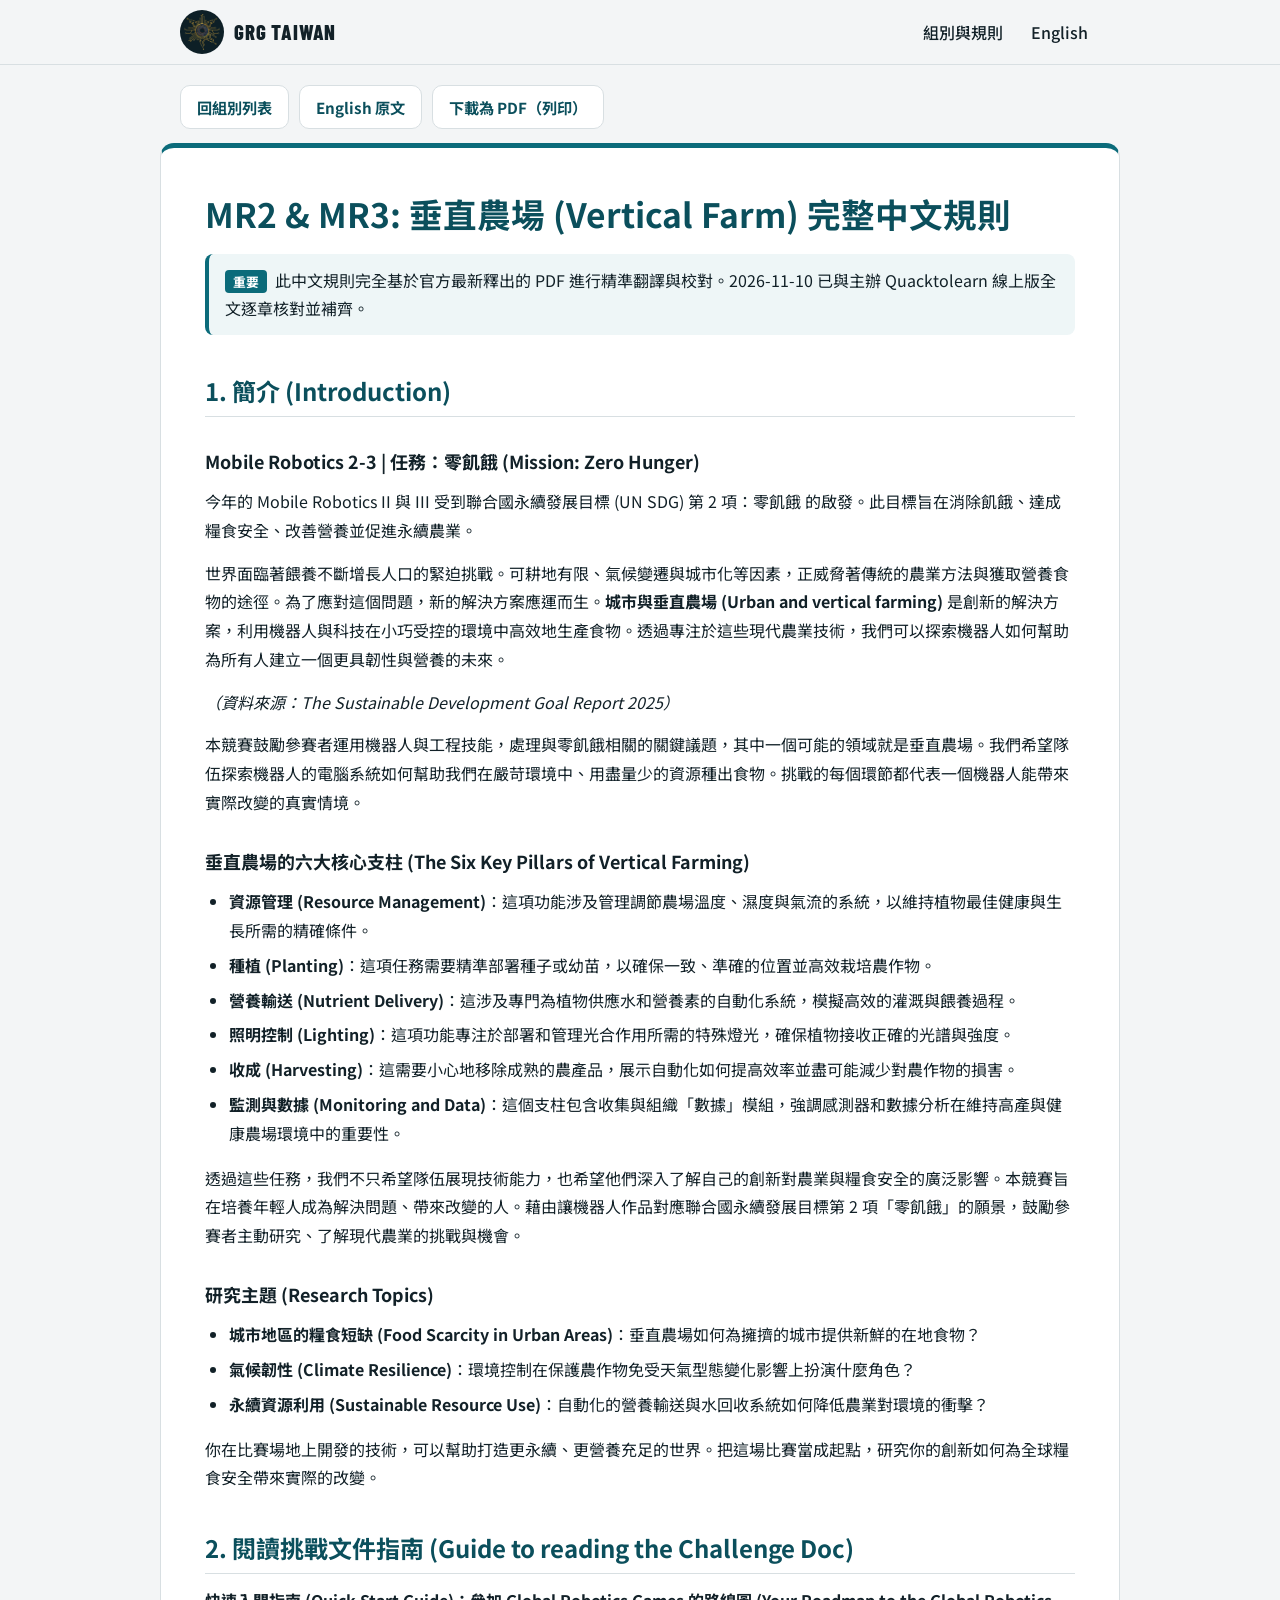
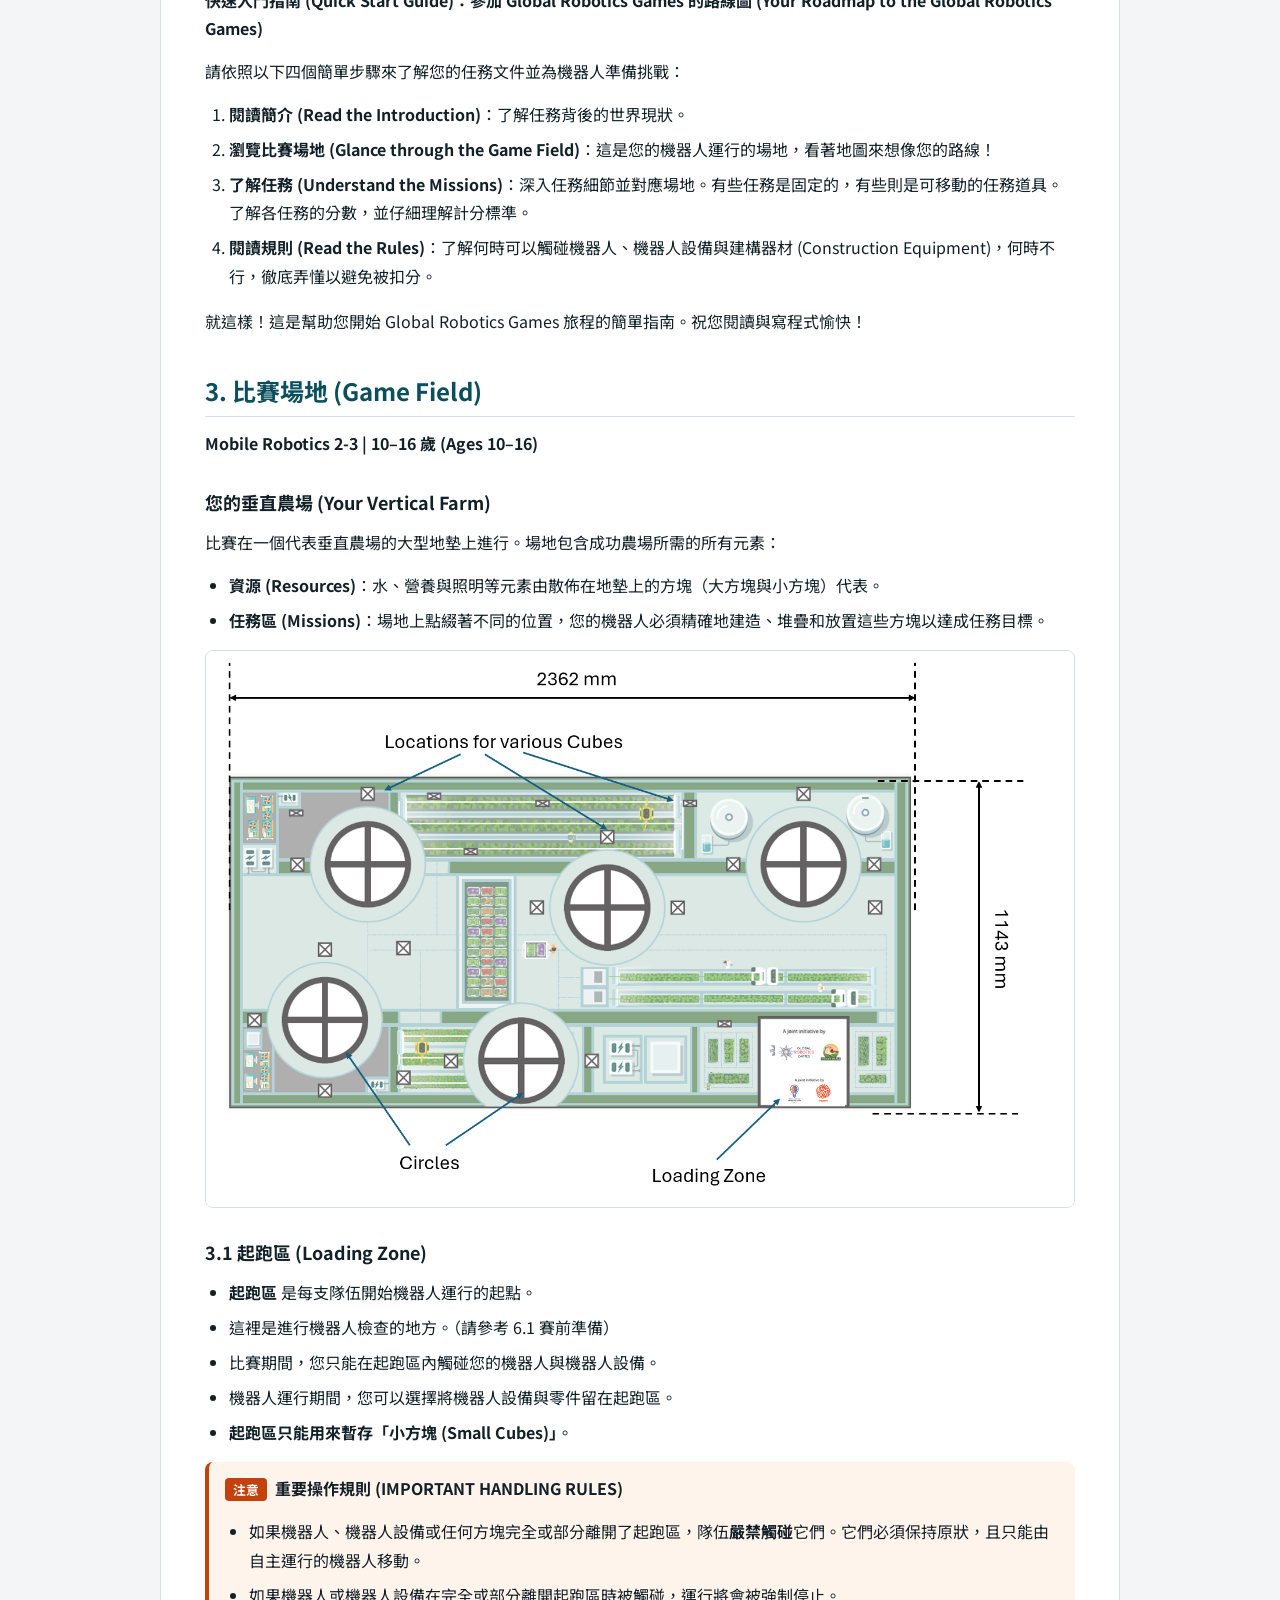
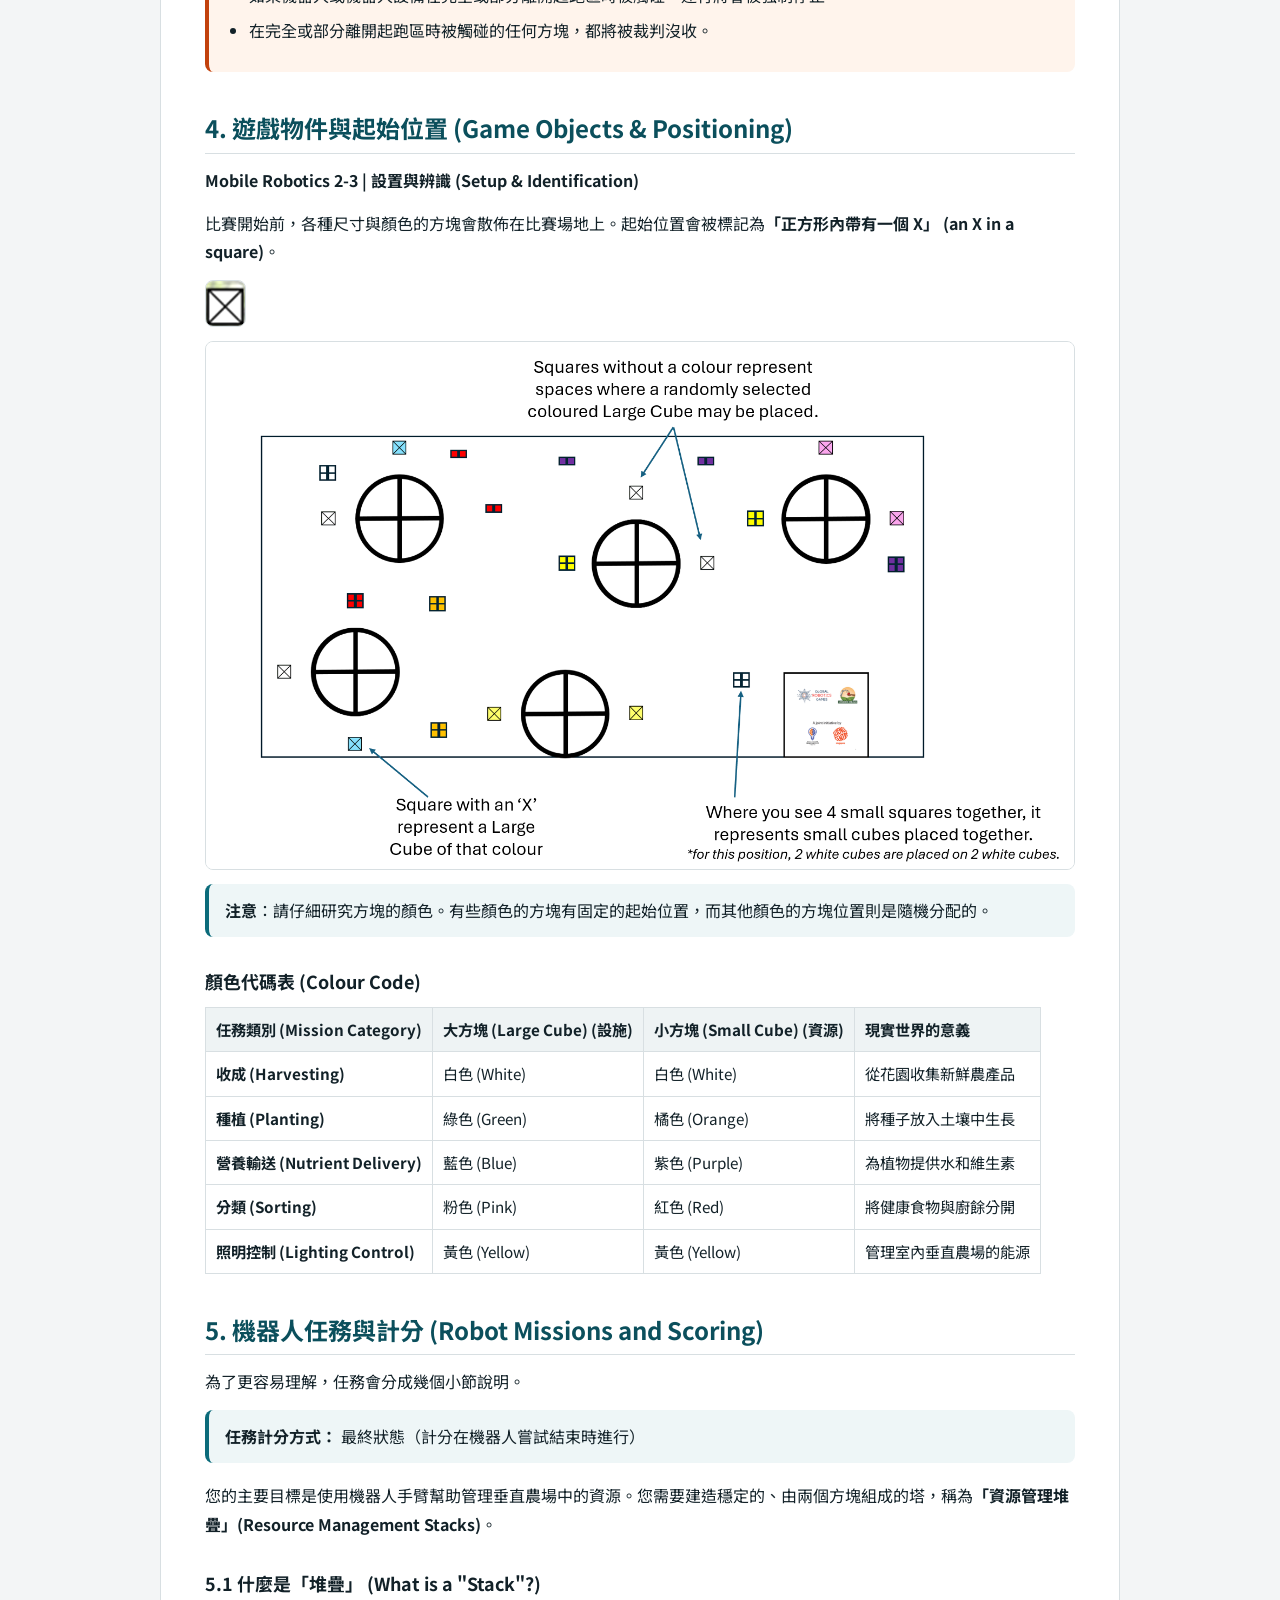
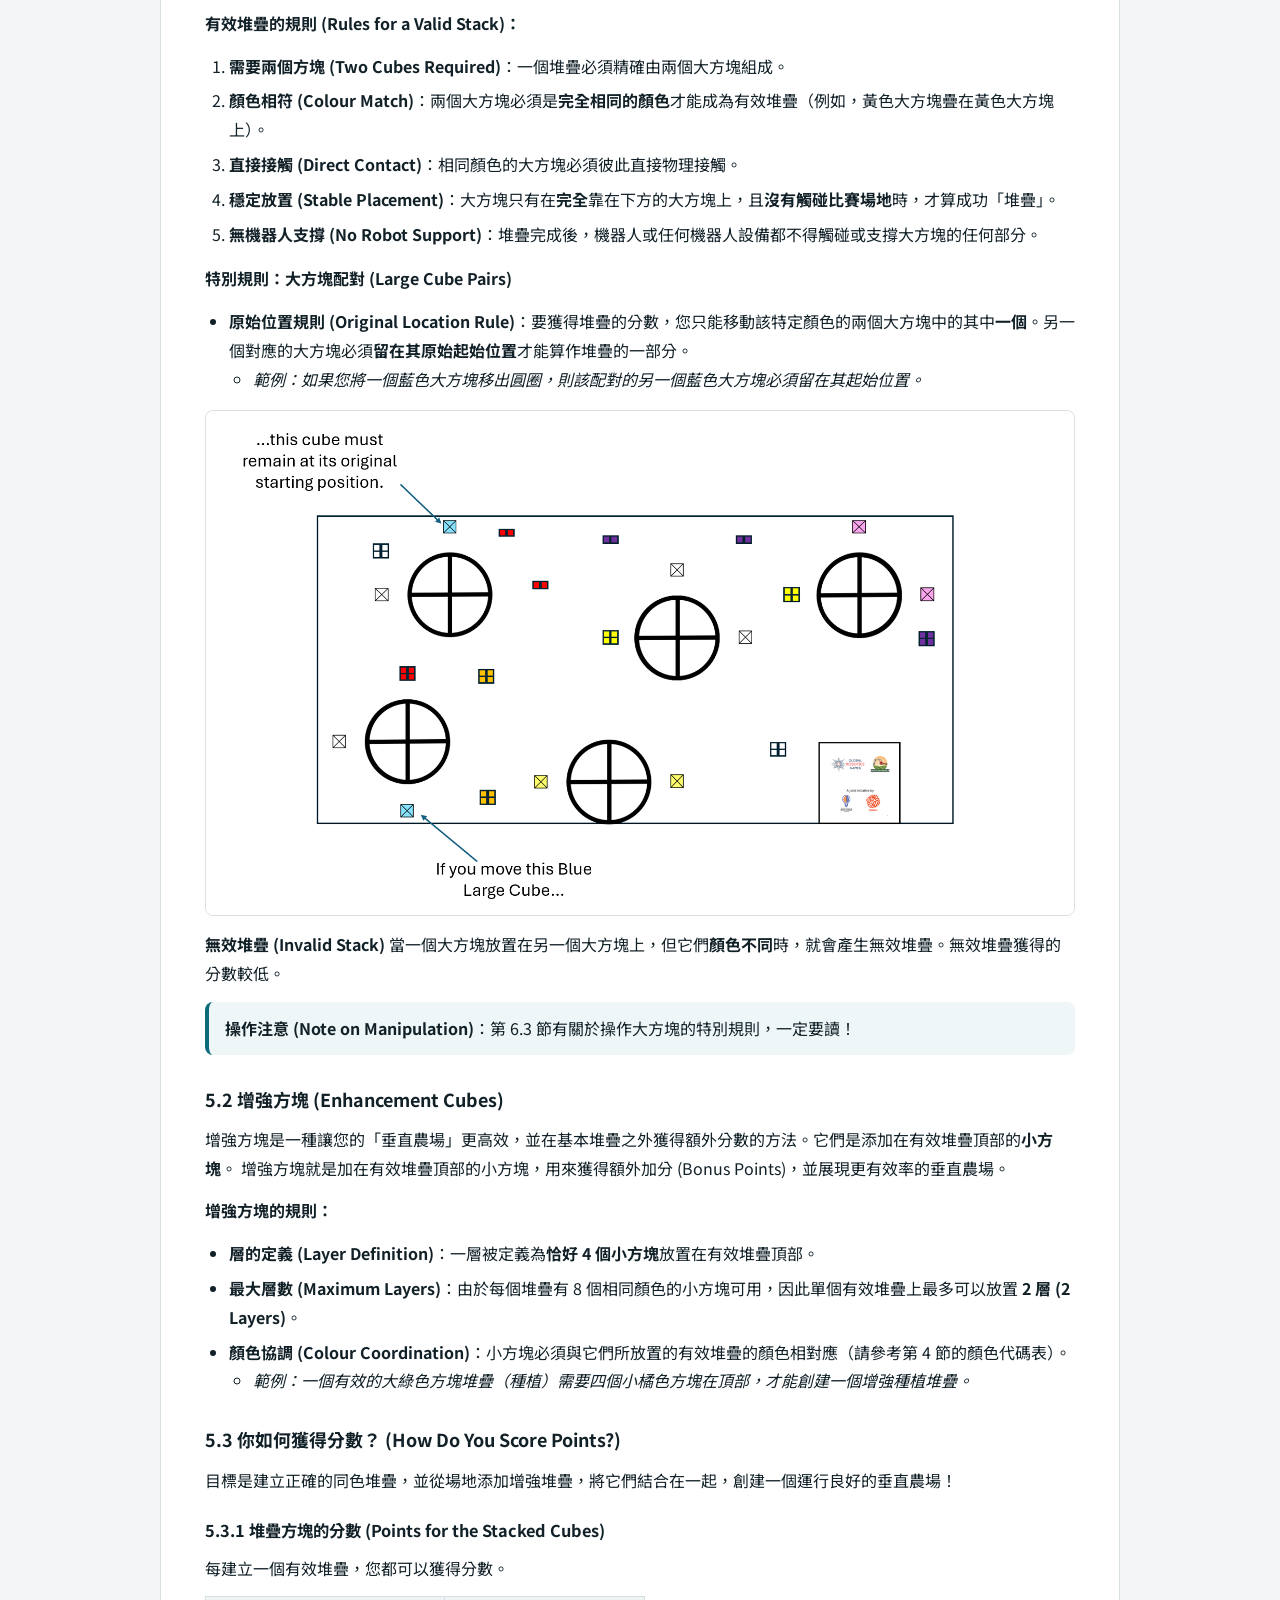
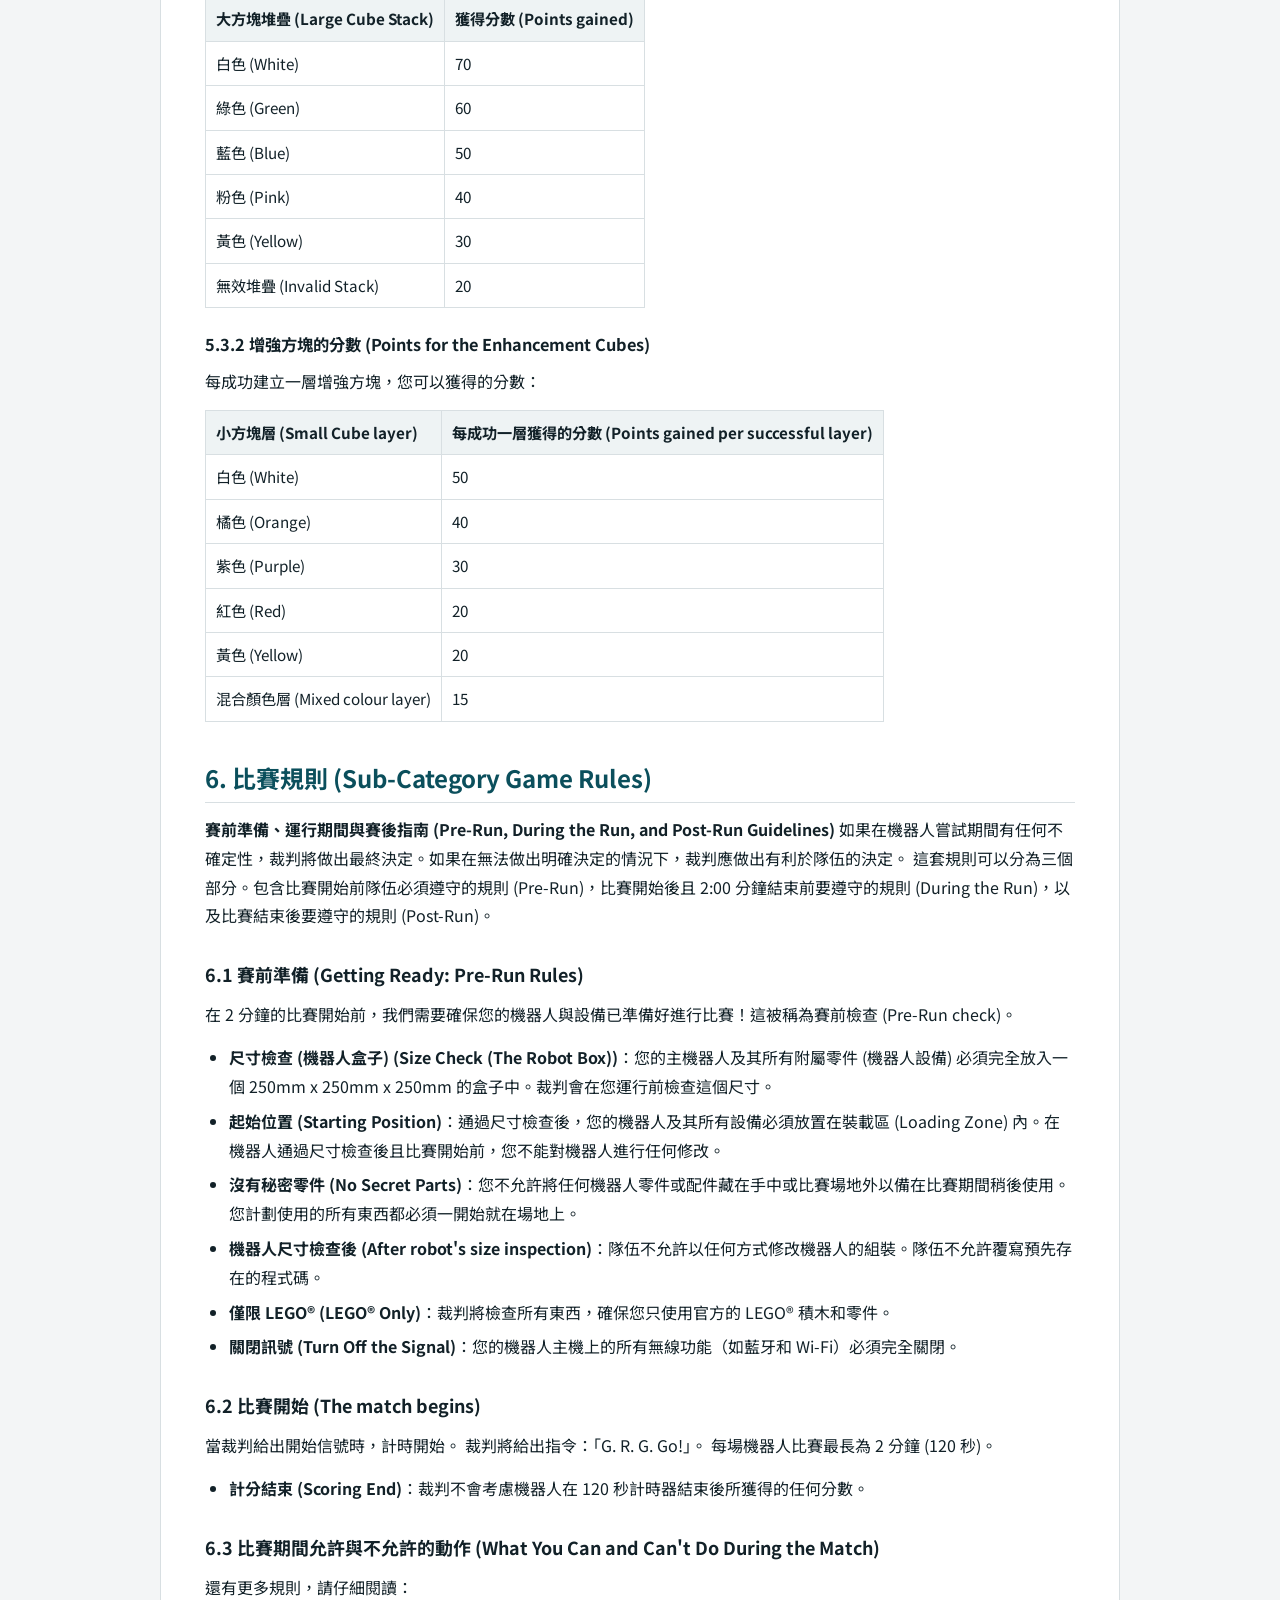
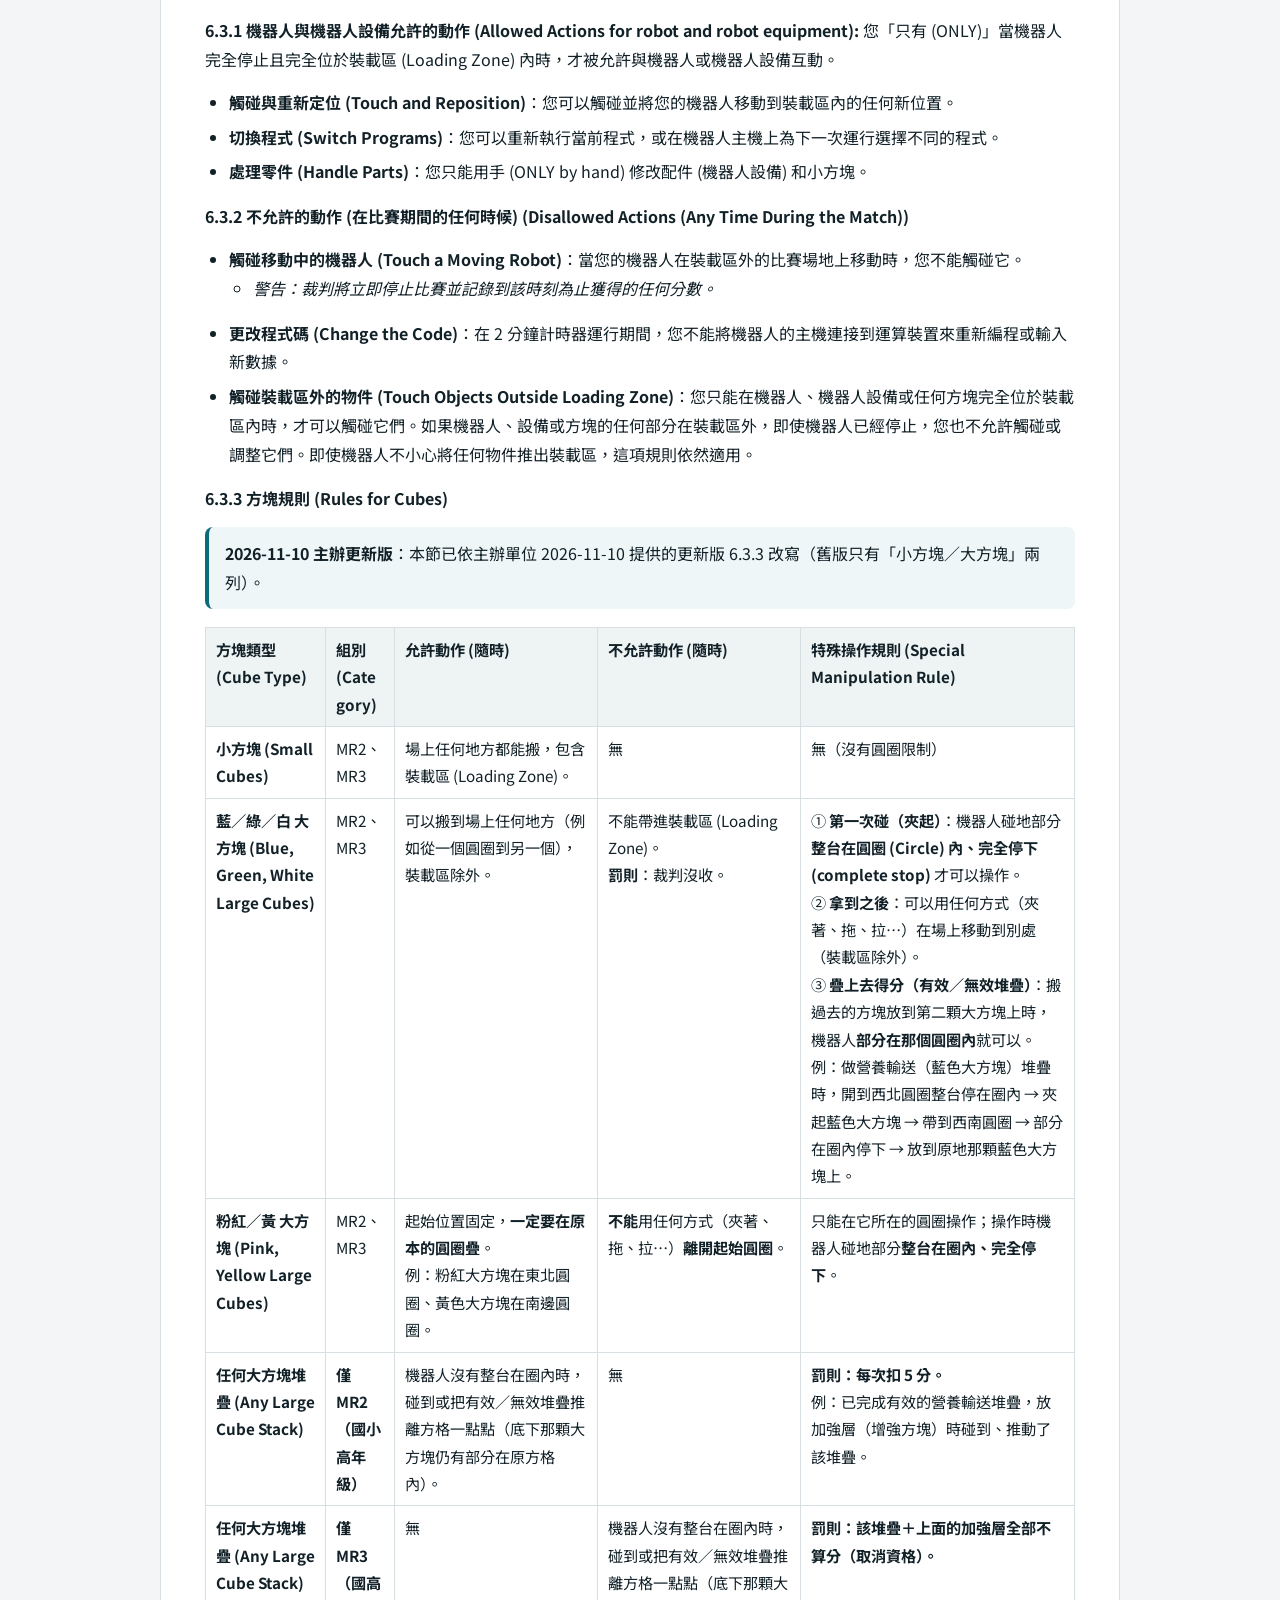
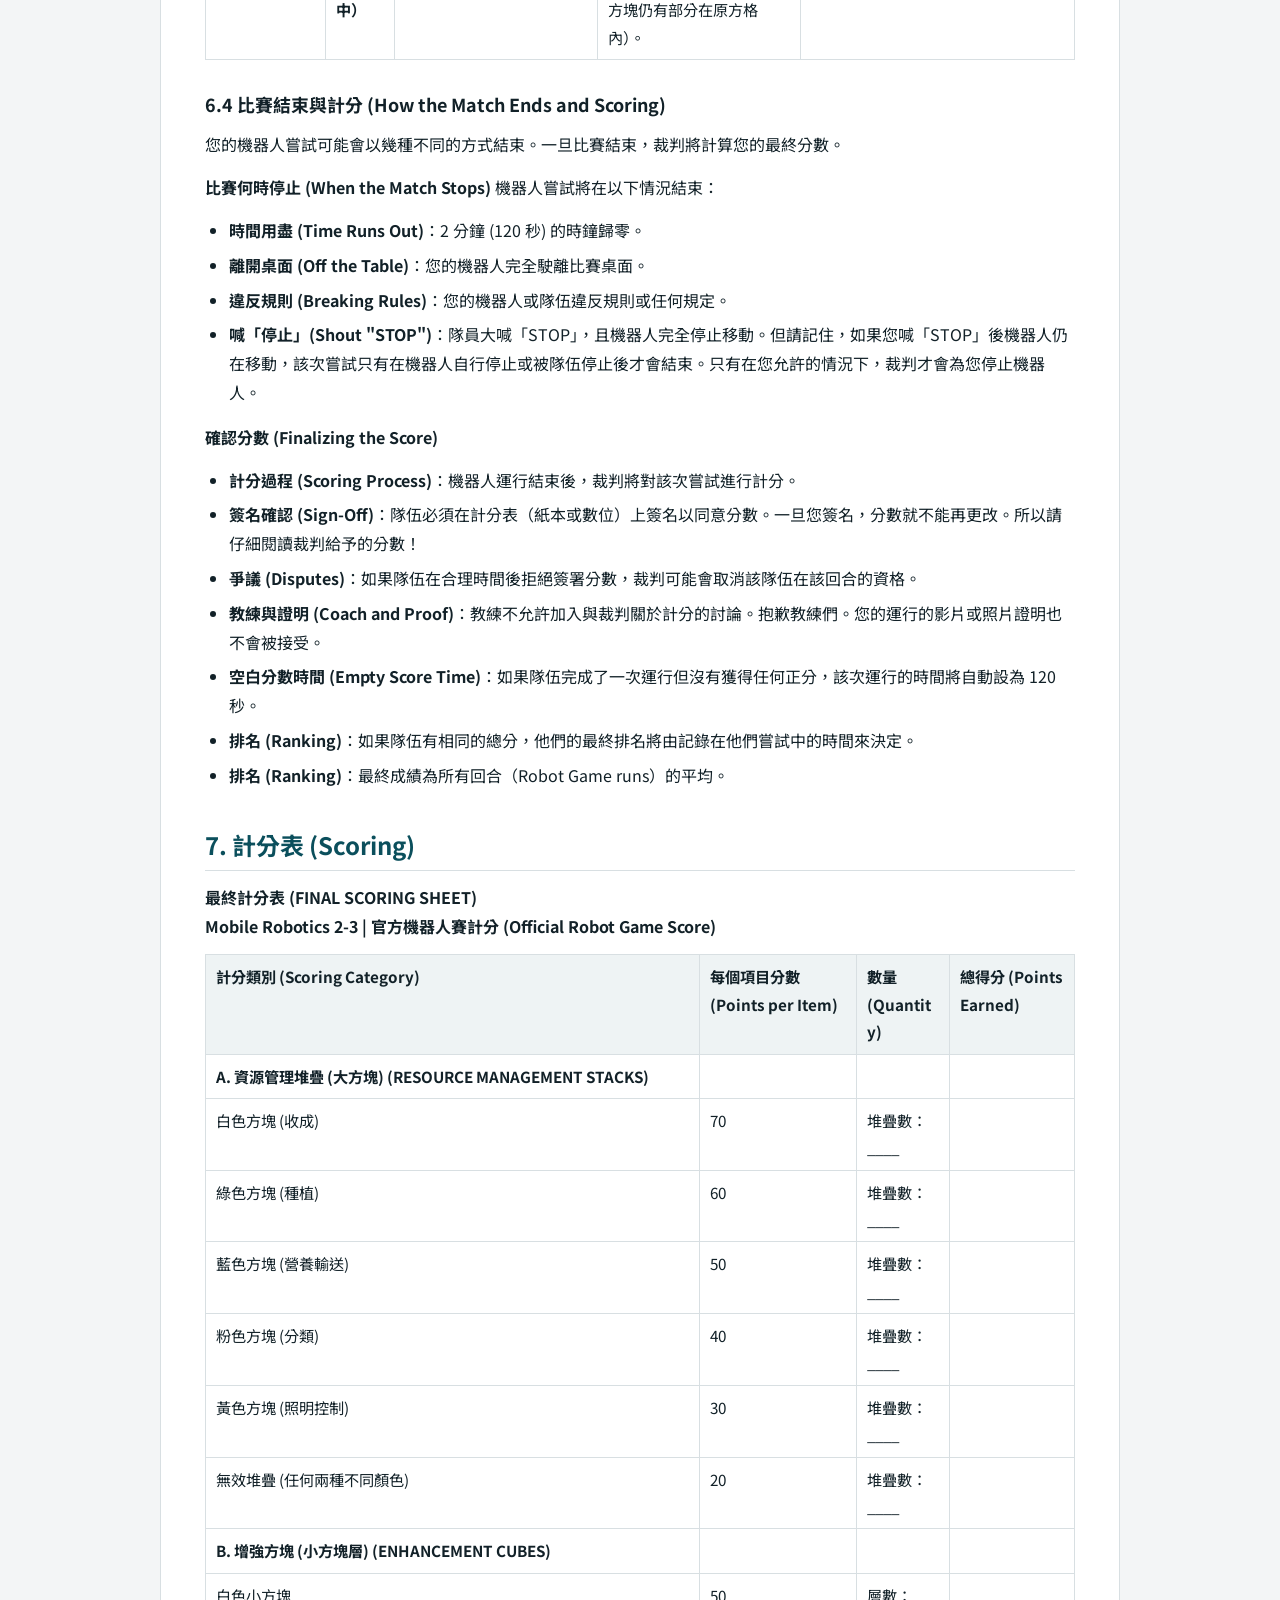
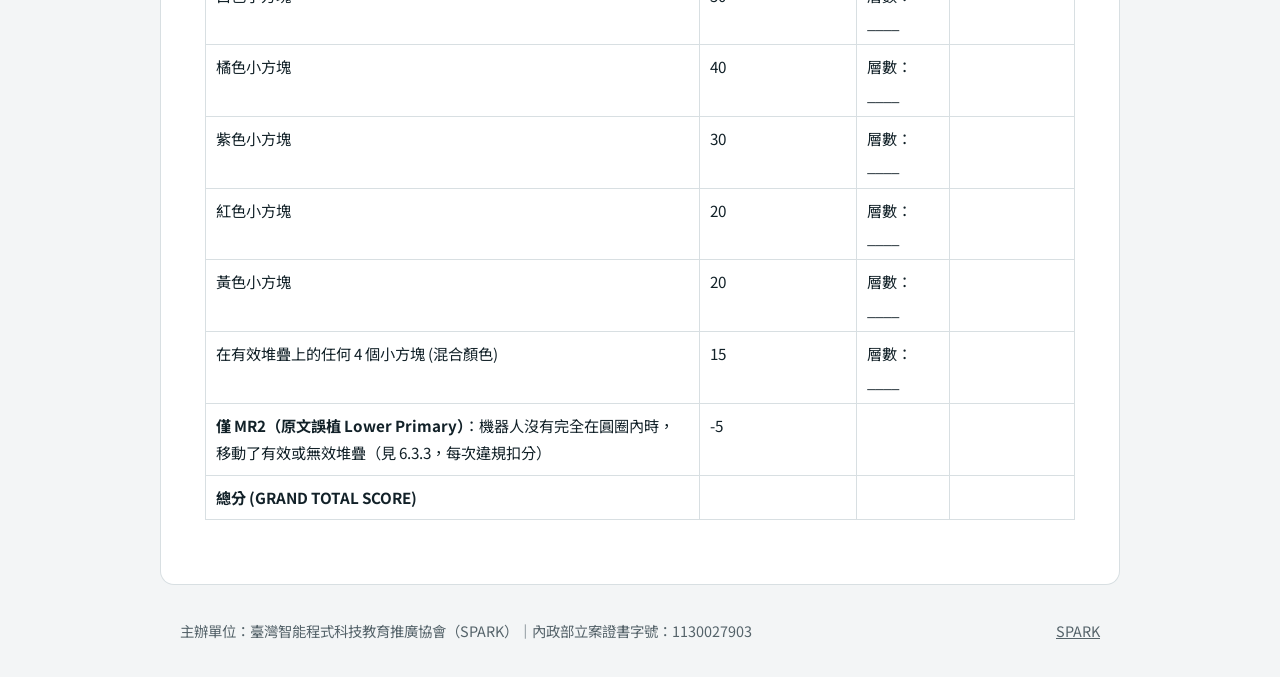
<file: rules/mr23_rules.html>
<!DOCTYPE html>
<html lang="zh-Hant-TW">
<head>
    <meta charset="UTF-8">
    <meta name="viewport" content="width=device-width, initial-scale=1.0">
    <title>GRG 2026 - MR2 & MR3 (中高年級與國中組) 完整競賽規則 | Global Robotics Games Taiwan</title>
    <meta name="description" content="2026 Global Robotics Games (GRG) 台灣賽區 MR2 & MR3 (中高年級與國中組) 詳細競賽規則、年齡規範、器材限制、任務場地圖與評分標準說明。">
    <meta name="keywords" content="GRG, GRG 2026, MR2 & MR3 (中高年級與國中組), Global Robotics Games, 競賽規則, 機器人比賽, SPARK, 臺灣智能程式科技教育推廣協會">
    <meta name="robots" content="index, follow">

    <!-- Canonical URL -->
    <link rel="canonical" href="https://global-robotics-games-taiwan.github.io/rules/mr23_rules.html">

    <!-- Open Graph / Social -->
    <meta property="og:type" content="article">
    <meta property="og:url" content="https://global-robotics-games-taiwan.github.io/rules/mr23_rules.html">
    <meta property="og:title" content="GRG 2026 - MR2 & MR3 (中高年級與國中組) 完整競賽規則 | Global Robotics Games Taiwan">
    <meta property="og:description" content="2026 Global Robotics Games (GRG) 台灣賽區 MR2 & MR3 (中高年級與國中組) 詳細規範與計分指南。">
    <meta property="og:image" content="https://global-robotics-games-taiwan.github.io/img/grg-singapore-2024.jpg">

    <!-- Schema.org Breadcrumbs & Article for SEO & AI Search Engines -->
    <script type="application/ld+json">
    {
      "@context": "https://schema.org",
      "@type": "BreadcrumbList",
      "itemListElement": [
        {
          "@type": "ListItem",
          "position": 1,
          "name": "GRG Taiwan 首頁",
          "item": "https://global-robotics-games-taiwan.github.io/"
        },
        {
          "@type": "ListItem",
          "position": 2,
          "name": "競賽規則",
          "item": "https://global-robotics-games-taiwan.github.io/#rules"
        },
        {
          "@type": "ListItem",
          "position": 3,
          "name": "MR2 & MR3 (中高年級與國中組)",
          "item": "https://global-robotics-games-taiwan.github.io/rules/mr23_rules.html"
        }
      ]
    }
    </script>

    <link rel="preconnect" href="https://fonts.googleapis.com">
<link rel="preconnect" href="https://fonts.gstatic.com" crossorigin>
<link rel="preload" as="style" href="https://fonts.googleapis.com/css2?family=Noto+Sans+TC:wght@400;500;700;900&amp;family=Barlow+Condensed:wght@600;800&amp;display=swap">
<link rel="stylesheet" href="https://fonts.googleapis.com/css2?family=Noto+Sans+TC:wght@400;500;700;900&amp;family=Barlow+Condensed:wght@600;800&amp;display=swap" media="print" onload="this.media='all'">
<noscript><link rel="stylesheet" href="https://fonts.googleapis.com/css2?family=Noto+Sans+TC:wght@400;500;700;900&amp;family=Barlow+Condensed:wght@600;800&amp;display=swap"></noscript>
<link rel="stylesheet" href="../css/rules.css">
<meta name="theme-color" content="#0b4f5c">
<link rel="icon" type="image/png" sizes="192x192" href="../img/favicon-192.png">
<link rel="apple-touch-icon" href="../img/apple-touch-icon.png">
<script async src="https://www.googletagmanager.com/gtag/js?id=G-00G74KLXL7"></script>
<script>window.dataLayer=window.dataLayer||[];function gtag(){dataLayer.push(arguments);}gtag('js',new Date());gtag('config','G-00G74KLXL7');</script>
</head>
<body>
<a class="skip" href="#content">跳到規則內文</a>
<header class="top"><div class="in"><a class="brand" href="../index.html"><span class="b"><img src="../img/grg-mark.png" width="160" height="160" alt="GRG Taiwan 首頁"></span><b>GRG TAIWAN</b></a><nav aria-label="規則頁選單"><a href="../index.html#groups">組別與規則</a><a href="mr23_rules_en.html">English</a></nav></div></header>
<div class="tools no-print"><a href="../index.html#groups">回組別列表</a><a href="mr23_rules_en.html">English 原文</a><button type="button" onclick="window.print()">下載為 PDF（列印）</button></div>
<main class="rules-doc" id="content"><h1 id="mr2--mr3-垂直農場-vertical-farm-完整中文規則">MR2 &amp; MR3: 垂直農場 (Vertical Farm) 完整中文規則</h1>
<blockquote class="c-IMPORTANT"><p><span class="lbl">重要</span>此中文規則完全基於官方最新釋出的 PDF 進行精準翻譯與校對。2026-11-10 已與主辦 Quacktolearn 線上版全文逐章核對並補齊。</p>
</blockquote>
<h2 id="1-簡介-introduction">1. 簡介 (Introduction)</h2>
<h3 id="mobile-robotics-2-3--任務：零飢餓-mission-zero-hunger">Mobile Robotics 2-3 | 任務：零飢餓 (Mission: Zero Hunger)</h3>
<p>今年的 Mobile Robotics II 與 III 受到聯合國永續發展目標 (UN SDG) 第 2 項：零飢餓 的啟發。此目標旨在消除飢餓、達成糧食安全、改善營養並促進永續農業。</p>
<p>世界面臨著餵養不斷增長人口的緊迫挑戰。可耕地有限、氣候變遷與城市化等因素，正威脅著傳統的農業方法與獲取營養食物的途徑。為了應對這個問題，新的解決方案應運而生。<strong>城市與垂直農場 (Urban and vertical farming)</strong> 是創新的解決方案，利用機器人與科技在小巧受控的環境中高效地生產食物。透過專注於這些現代農業技術，我們可以探索機器人如何幫助為所有人建立一個更具韌性與營養的未來。</p>
<p><em>（資料來源：The Sustainable Development Goal Report 2025）</em></p>
<p>本競賽鼓勵參賽者運用機器人與工程技能，處理與零飢餓相關的關鍵議題，其中一個可能的領域就是垂直農場。我們希望隊伍探索機器人的電腦系統如何幫助我們在嚴苛環境中、用盡量少的資源種出食物。挑戰的每個環節都代表一個機器人能帶來實際改變的真實情境。</p>
<h3 id="垂直農場的六大核心支柱-the-six-key-pillars-of-vertical-farming">垂直農場的六大核心支柱 (The Six Key Pillars of Vertical Farming)</h3>
<ul>
<li><strong>資源管理 (Resource Management)</strong>：這項功能涉及管理調節農場溫度、濕度與氣流的系統，以維持植物最佳健康與生長所需的精確條件。</li>
<li><strong>種植 (Planting)</strong>：這項任務需要精準部署種子或幼苗，以確保一致、準確的位置並高效栽培農作物。</li>
<li><strong>營養輸送 (Nutrient Delivery)</strong>：這涉及專門為植物供應水和營養素的自動化系統，模擬高效的灌溉與餵養過程。</li>
<li><strong>照明控制 (Lighting)</strong>：這項功能專注於部署和管理光合作用所需的特殊燈光，確保植物接收正確的光譜與強度。</li>
<li><strong>收成 (Harvesting)</strong>：這需要小心地移除成熟的農產品，展示自動化如何提高效率並盡可能減少對農作物的損害。</li>
<li><strong>監測與數據 (Monitoring and Data)</strong>：這個支柱包含收集與組織「數據」模組，強調感測器和數據分析在維持高產與健康農場環境中的重要性。</li>
</ul>
<p>透過這些任務，我們不只希望隊伍展現技術能力，也希望他們深入了解自己的創新對農業與糧食安全的廣泛影響。本競賽旨在培養年輕人成為解決問題、帶來改變的人。藉由讓機器人作品對應聯合國永續發展目標第 2 項「零飢餓」的願景，鼓勵參賽者主動研究、了解現代農業的挑戰與機會。</p>
<h3 id="研究主題-research-topics">研究主題 (Research Topics)</h3>
<ul>
<li><strong>城市地區的糧食短缺 (Food Scarcity in Urban Areas)</strong>：垂直農場如何為擁擠的城市提供新鮮的在地食物？</li>
<li><strong>氣候韌性 (Climate Resilience)</strong>：環境控制在保護農作物免受天氣型態變化影響上扮演什麼角色？</li>
<li><strong>永續資源利用 (Sustainable Resource Use)</strong>：自動化的營養輸送與水回收系統如何降低農業對環境的衝擊？</li>
</ul>
<p>你在比賽場地上開發的技術，可以幫助打造更永續、更營養充足的世界。把這場比賽當成起點，研究你的創新如何為全球糧食安全帶來實際的改變。</p>
<h2 id="2-閱讀挑戰文件指南-guide-to-reading-the-challenge-doc">2. 閱讀挑戰文件指南 (Guide to reading the Challenge Doc)</h2>
<p><strong>快速入門指南 (Quick Start Guide)：參加 Global Robotics Games 的路線圖 (Your Roadmap to the Global Robotics Games)</strong></p>
<p>請依照以下四個簡單步驟來了解您的任務文件並為機器人準備挑戰：</p>
<ol>
<li><strong>閱讀簡介 (Read the Introduction)</strong>：了解任務背後的世界現狀。</li>
<li><strong>瀏覽比賽場地 (Glance through the Game Field)</strong>：這是您的機器人運行的場地，看著地圖來想像您的路線！</li>
<li><strong>了解任務 (Understand the Missions)</strong>：深入任務細節並對應場地。有些任務是固定的，有些則是可移動的任務道具。了解各任務的分數，並仔細理解計分標準。</li>
<li><strong>閱讀規則 (Read the Rules)</strong>：了解何時可以觸碰機器人、機器人設備與建構器材 (Construction Equipment)，何時不行，徹底弄懂以避免被扣分。</li>
</ol>
<p>就這樣！這是幫助您開始 Global Robotics Games 旅程的簡單指南。祝您閱讀與寫程式愉快！</p>
<h2 id="3-比賽場地-game-field">3. 比賽場地 (Game Field)</h2>
<p><strong>Mobile Robotics 2-3 | 10–16 歲 (Ages 10–16)</strong></p>
<h3 id="您的垂直農場-your-vertical-farm">您的垂直農場 (Your Vertical Farm)</h3>
<p>比賽在一個代表垂直農場的大型地墊上進行。場地包含成功農場所需的所有元素：</p>
<ul>
<li><strong>資源 (Resources)</strong>：水、營養與照明等元素由散佈在地墊上的方塊（大方塊與小方塊）代表。</li>
<li><strong>任務區 (Missions)</strong>：場地上點綴著不同的位置，您的機器人必須精確地建造、堆疊和放置這些方塊以達成任務目標。</li>
</ul>
<p><img src="../images/rules/MR23_Game_Field.png" alt="比賽場地全圖"></p>
<h3 id="31-起跑區-loading-zone">3.1 起跑區 (Loading Zone)</h3>
<ul>
<li><strong>起跑區</strong> 是每支隊伍開始機器人運行的起點。</li>
<li>這裡是進行機器人檢查的地方。（請參考 6.1 賽前準備）</li>
<li>比賽期間，您只能在起跑區內觸碰您的機器人與機器人設備。</li>
<li>機器人運行期間，您可以選擇將機器人設備與零件留在起跑區。</li>
<li><strong>起跑區只能用來暫存「小方塊 (Small Cubes)」</strong>。</li>
</ul>
<blockquote class="c-WARNING"><p><span class="lbl">注意</span><strong>重要操作規則 (IMPORTANT HANDLING RULES)</strong></p>
<ul>
<li>如果機器人、機器人設備或任何方塊完全或部分離開了起跑區，隊伍<strong>嚴禁觸碰</strong>它們。它們必須保持原狀，且只能由自主運行的機器人移動。</li>
<li>如果機器人或機器人設備在完全或部分離開起跑區時被觸碰，運行將會被強制停止。</li>
<li>在完全或部分離開起跑區時被觸碰的任何方塊，都將被裁判沒收。</li>
</ul>
</blockquote>
<h2 id="4-遊戲物件與起始位置-game-objects--positioning">4. 遊戲物件與起始位置 (Game Objects &amp; Positioning)</h2>
<p><strong>Mobile Robotics 2-3 | 設置與辨識 (Setup &amp; Identification)</strong></p>
<p>比賽開始前，各種尺寸與顏色的方塊會散佈在比賽場地上。起始位置會被標記為<strong>「正方形內帶有一個 X」 (an X in a square)</strong>。</p>
<p><img src="../images/rules/MR23_X_mark.png" alt="X圖案"></p>
<p><img src="../images/rules/MR23_inline_image__3_.png" alt="遊戲物件與起始位置"></p>
<blockquote>
<p><strong>注意</strong>：請仔細研究方塊的顏色。有些顏色的方塊有固定的起始位置，而其他顏色的方塊位置則是隨機分配的。</p>
</blockquote>
<h3 id="顏色代碼表-colour-code">顏色代碼表 (Colour Code)</h3>
<table>
<thead>
<tr>
<th>任務類別 (Mission Category)</th>
<th>大方塊 (Large Cube) (設施)</th>
<th>小方塊 (Small Cube) (資源)</th>
<th>現實世界的意義</th>
</tr>
</thead>
<tbody><tr>
<td><strong>收成 (Harvesting)</strong></td>
<td>白色 (White)</td>
<td>白色 (White)</td>
<td>從花園收集新鮮農產品</td>
</tr>
<tr>
<td><strong>種植 (Planting)</strong></td>
<td>綠色 (Green)</td>
<td>橘色 (Orange)</td>
<td>將種子放入土壤中生長</td>
</tr>
<tr>
<td><strong>營養輸送 (Nutrient Delivery)</strong></td>
<td>藍色 (Blue)</td>
<td>紫色 (Purple)</td>
<td>為植物提供水和維生素</td>
</tr>
<tr>
<td><strong>分類 (Sorting)</strong></td>
<td>粉色 (Pink)</td>
<td>紅色 (Red)</td>
<td>將健康食物與廚餘分開</td>
</tr>
<tr>
<td><strong>照明控制 (Lighting Control)</strong></td>
<td>黃色 (Yellow)</td>
<td>黃色 (Yellow)</td>
<td>管理室內垂直農場的能源</td>
</tr>
</tbody></table>
<h2 id="5-機器人任務與計分-robot-missions-and-scoring">5. 機器人任務與計分 (Robot Missions and Scoring)</h2>
<p>為了更容易理解，任務會分成幾個小節說明。</p>
<blockquote>
<p><strong>任務計分方式：</strong>
最終狀態（計分在機器人嘗試結束時進行）</p>
</blockquote>
<p>您的主要目標是使用機器人手臂幫助管理垂直農場中的資源。您需要建造穩定的、由兩個方塊組成的塔，稱為<strong>「資源管理堆疊」(Resource Management Stacks)</strong>。</p>
<h3 id="51-什麼是「堆疊」-what-is-a-stack">5.1 什麼是「堆疊」 (What is a &quot;Stack&quot;?)</h3>
<p><strong>有效堆疊的規則 (Rules for a Valid Stack)：</strong></p>
<ol>
<li><strong>需要兩個方塊 (Two Cubes Required)</strong>：一個堆疊必須精確由兩個大方塊組成。</li>
<li><strong>顏色相符 (Colour Match)</strong>：兩個大方塊必須是<strong>完全相同的顏色</strong>才能成為有效堆疊（例如，黃色大方塊疊在黃色大方塊上）。</li>
<li><strong>直接接觸 (Direct Contact)</strong>：相同顏色的大方塊必須彼此直接物理接觸。</li>
<li><strong>穩定放置 (Stable Placement)</strong>：大方塊只有在<strong>完全</strong>靠在下方的大方塊上，且<strong>沒有觸碰比賽場地</strong>時，才算成功「堆疊」。</li>
<li><strong>無機器人支撐 (No Robot Support)</strong>：堆疊完成後，機器人或任何機器人設備都不得觸碰或支撐大方塊的任何部分。</li>
</ol>
<p><strong>特別規則：大方塊配對 (Large Cube Pairs)</strong></p>
<ul>
<li><strong>原始位置規則 (Original Location Rule)</strong>：要獲得堆疊的分數，您只能移動該特定顏色的兩個大方塊中的其中<strong>一個</strong>。另一個對應的大方塊必須<strong>留在其原始起始位置</strong>才能算作堆疊的一部分。<ul>
<li><em>範例：如果您將一個藍色大方塊移出圓圈，則該配對的另一個藍色大方塊必須留在其起始位置。</em></li>
</ul>
</li>
</ul>
<p><img src="../images/rules/MR23_inline_image__1_.png" alt="堆疊規則圖解"></p>
<p><strong>無效堆疊 (Invalid Stack)</strong>
當一個大方塊放置在另一個大方塊上，但它們<strong>顏色不同</strong>時，就會產生無效堆疊。無效堆疊獲得的分數較低。</p>
<blockquote>
<p><strong>操作注意 (Note on Manipulation)</strong>：第 6.3 節有關於操作大方塊的特別規則，一定要讀！</p>
</blockquote>
<h3 id="52-增強方塊-enhancement-cubes">5.2 增強方塊 (Enhancement Cubes)</h3>
<p>增強方塊是一種讓您的「垂直農場」更高效，並在基本堆疊之外獲得額外分數的方法。它們是添加在有效堆疊頂部的<strong>小方塊</strong>。
增強方塊就是加在有效堆疊頂部的小方塊，用來獲得額外加分 (Bonus Points)，並展現更有效率的垂直農場。</p>
<p><strong>增強方塊的規則：</strong></p>
<ul>
<li><strong>層的定義 (Layer Definition)</strong>：一層被定義為<strong>恰好 4 個小方塊</strong>放置在有效堆疊頂部。</li>
<li><strong>最大層數 (Maximum Layers)</strong>：由於每個堆疊有 8 個相同顏色的小方塊可用，因此單個有效堆疊上最多可以放置 <strong>2 層 (2 Layers)</strong>。</li>
<li><strong>顏色協調 (Colour Coordination)</strong>：小方塊必須與它們所放置的有效堆疊的顏色相對應（請參考第 4 節的顏色代碼表）。<ul>
<li><em>範例：一個有效的大綠色方塊堆疊（種植）需要四個小橘色方塊在頂部，才能創建一個增強種植堆疊。</em></li>
</ul>
</li>
</ul>
<h3 id="53-你如何獲得分數？-how-do-you-score-points">5.3 你如何獲得分數？ (How Do You Score Points?)</h3>
<p>目標是建立正確的同色堆疊，並從場地添加增強堆疊，將它們結合在一起，創建一個運行良好的垂直農場！</p>
<h4 id="531-堆疊方塊的分數-points-for-the-stacked-cubes">5.3.1 堆疊方塊的分數 (Points for the Stacked Cubes)</h4>
<p>每建立一個有效堆疊，您都可以獲得分數。</p>
<table>
<thead>
<tr>
<th>大方塊堆疊 (Large Cube Stack)</th>
<th>獲得分數 (Points gained)</th>
</tr>
</thead>
<tbody><tr>
<td>白色 (White)</td>
<td>70</td>
</tr>
<tr>
<td>綠色 (Green)</td>
<td>60</td>
</tr>
<tr>
<td>藍色 (Blue)</td>
<td>50</td>
</tr>
<tr>
<td>粉色 (Pink)</td>
<td>40</td>
</tr>
<tr>
<td>黃色 (Yellow)</td>
<td>30</td>
</tr>
<tr>
<td>無效堆疊 (Invalid Stack)</td>
<td>20</td>
</tr>
</tbody></table>
<h4 id="532-增強方塊的分數-points-for-the-enhancement-cubes">5.3.2 增強方塊的分數 (Points for the Enhancement Cubes)</h4>
<p>每成功建立一層增強方塊，您可以獲得的分數：</p>
<table>
<thead>
<tr>
<th>小方塊層 (Small Cube layer)</th>
<th>每成功一層獲得的分數 (Points gained per successful layer)</th>
</tr>
</thead>
<tbody><tr>
<td>白色 (White)</td>
<td>50</td>
</tr>
<tr>
<td>橘色 (Orange)</td>
<td>40</td>
</tr>
<tr>
<td>紫色 (Purple)</td>
<td>30</td>
</tr>
<tr>
<td>紅色 (Red)</td>
<td>20</td>
</tr>
<tr>
<td>黃色 (Yellow)</td>
<td>20</td>
</tr>
<tr>
<td>混合顏色層 (Mixed colour layer)</td>
<td>15</td>
</tr>
</tbody></table>
<h2 id="6-比賽規則-sub-category-game-rules">6. 比賽規則 (Sub-Category Game Rules)</h2>
<p><strong>賽前準備、運行期間與賽後指南 (Pre-Run, During the Run, and Post-Run Guidelines)</strong>
如果在機器人嘗試期間有任何不確定性，裁判將做出最終決定。如果在無法做出明確決定的情況下，裁判應做出有利於隊伍的決定。
這套規則可以分為三個部分。包含比賽開始前隊伍必須遵守的規則 (Pre-Run)，比賽開始後且 2:00 分鐘結束前要遵守的規則 (During the Run)，以及比賽結束後要遵守的規則 (Post-Run)。</p>
<h3 id="61-賽前準備-getting-ready-pre-run-rules">6.1 賽前準備 (Getting Ready: Pre-Run Rules)</h3>
<p>在 2 分鐘的比賽開始前，我們需要確保您的機器人與設備已準備好進行比賽！這被稱為賽前檢查 (Pre-Run check)。</p>
<ul>
<li><strong>尺寸檢查 (機器人盒子) (Size Check (The Robot Box))</strong>：您的主機器人及其所有附屬零件 (機器人設備) 必須完全放入一個 250mm x 250mm x 250mm 的盒子中。裁判會在您運行前檢查這個尺寸。</li>
<li><strong>起始位置 (Starting Position)</strong>：通過尺寸檢查後，您的機器人及其所有設備必須放置在裝載區 (Loading Zone) 內。在機器人通過尺寸檢查後且比賽開始前，您不能對機器人進行任何修改。</li>
<li><strong>沒有秘密零件 (No Secret Parts)</strong>：您不允許將任何機器人零件或配件藏在手中或比賽場地外以備在比賽期間稍後使用。您計劃使用的所有東西都必須一開始就在場地上。</li>
<li><strong>機器人尺寸檢查後 (After robot&#39;s size inspection)</strong>：隊伍不允許以任何方式修改機器人的組裝。隊伍不允許覆寫預先存在的程式碼。</li>
<li><strong>僅限 LEGO® (LEGO® Only)</strong>：裁判將檢查所有東西，確保您只使用官方的 LEGO® 積木和零件。</li>
<li><strong>關閉訊號 (Turn Off the Signal)</strong>：您的機器人主機上的所有無線功能（如藍牙和 Wi-Fi）必須完全關閉。</li>
</ul>
<h3 id="62-比賽開始-the-match-begins">6.2 比賽開始 (The match begins)</h3>
<p>當裁判給出開始信號時，計時開始。
裁判將給出指令：「G. R. G. Go!」。
每場機器人比賽最長為 2 分鐘 (120 秒)。</p>
<ul>
<li><strong>計分結束 (Scoring End)</strong>：裁判不會考慮機器人在 120 秒計時器結束後所獲得的任何分數。</li>
</ul>
<h3 id="63-比賽期間允許與不允許的動作-what-you-can-and-cant-do-during-the-match">6.3 比賽期間允許與不允許的動作 (What You Can and Can&#39;t Do During the Match)</h3>
<p>還有更多規則，請仔細閱讀：</p>
<p><strong>6.3.1 機器人與機器人設備允許的動作 (Allowed Actions for robot and robot equipment):</strong>
您「只有 (ONLY)」當機器人完全停止且完全位於裝載區 (Loading Zone) 內時，才被允許與機器人或機器人設備互動。</p>
<ul>
<li><strong>觸碰與重新定位 (Touch and Reposition)</strong>：您可以觸碰並將您的機器人移動到裝載區內的任何新位置。</li>
<li><strong>切換程式 (Switch Programs)</strong>：您可以重新執行當前程式，或在機器人主機上為下一次運行選擇不同的程式。</li>
<li><strong>處理零件 (Handle Parts)</strong>：您只能用手 (ONLY by hand) 修改配件 (機器人設備) 和小方塊。</li>
</ul>
<p><strong>6.3.2 不允許的動作 (在比賽期間的任何時候) (Disallowed Actions (Any Time During the Match))</strong></p>
<ul>
<li><strong>觸碰移動中的機器人 (Touch a Moving Robot)</strong>：當您的機器人在裝載區外的比賽場地上移動時，您不能觸碰它。<ul>
<li><em>警告：裁判將立即停止比賽並記錄到該時刻為止獲得的任何分數。</em></li>
</ul>
</li>
<li><strong>更改程式碼 (Change the Code)</strong>：在 2 分鐘計時器運行期間，您不能將機器人的主機連接到運算裝置來重新編程或輸入新數據。</li>
<li><strong>觸碰裝載區外的物件 (Touch Objects Outside Loading Zone)</strong>：您只能在機器人、機器人設備或任何方塊完全位於裝載區內時，才可以觸碰它們。如果機器人、設備或方塊的任何部分在裝載區外，即使機器人已經停止，您也不允許觸碰或調整它們。即使機器人不小心將任何物件推出裝載區，這項規則依然適用。</li>
</ul>
<p><strong>6.3.3 方塊規則 (Rules for Cubes)</strong></p>
<blockquote>
<p><strong>2026-11-10 主辦更新版</strong>：本節已依主辦單位 2026-11-10 提供的更新版 6.3.3 改寫（舊版只有「小方塊／大方塊」兩列）。</p>
</blockquote>
<table>
<thead>
<tr>
<th>方塊類型 (Cube Type)</th>
<th>組別 (Category)</th>
<th>允許動作 (隨時)</th>
<th>不允許動作 (隨時)</th>
<th>特殊操作規則 (Special Manipulation Rule)</th>
</tr>
</thead>
<tbody><tr>
<td><strong>小方塊 (Small Cubes)</strong></td>
<td>MR2、MR3</td>
<td>場上任何地方都能搬，包含裝載區 (Loading Zone)。</td>
<td>無</td>
<td>無（沒有圓圈限制）</td>
</tr>
<tr>
<td><strong>藍／綠／白 大方塊 (Blue, Green, White Large Cubes)</strong></td>
<td>MR2、MR3</td>
<td>可以搬到場上任何地方（例如從一個圓圈到另一個），裝載區除外。</td>
<td>不能帶進裝載區 (Loading Zone)。<br><strong>罰則</strong>：裁判沒收。</td>
<td>① <strong>第一次碰（夾起）</strong>：機器人碰地部分<strong>整台在圓圈 (Circle) 內、完全停下 (complete stop)</strong> 才可以操作。<br>② <strong>拿到之後</strong>：可以用任何方式（夾著、拖、拉…）在場上移動到別處（裝載區除外）。<br>③ <strong>疊上去得分（有效／無效堆疊）</strong>：搬過去的方塊放到第二顆大方塊上時，機器人<strong>部分在那個圓圈內</strong>就可以。<br>例：做營養輸送（藍色大方塊）堆疊時，開到西北圓圈整台停在圈內 → 夾起藍色大方塊 → 帶到西南圓圈 → 部分在圈內停下 → 放到原地那顆藍色大方塊上。</td>
</tr>
<tr>
<td><strong>粉紅／黃 大方塊 (Pink, Yellow Large Cubes)</strong></td>
<td>MR2、MR3</td>
<td>起始位置固定，<strong>一定要在原本的圓圈疊</strong>。<br>例：粉紅大方塊在東北圓圈、黃色大方塊在南邊圓圈。</td>
<td><strong>不能</strong>用任何方式（夾著、拖、拉…）<strong>離開起始圓圈</strong>。</td>
<td>只能在它所在的圓圈操作；操作時機器人碰地部分<strong>整台在圈內、完全停下</strong>。</td>
</tr>
<tr>
<td><strong>任何大方塊堆疊 (Any Large Cube Stack)</strong></td>
<td><strong>僅 MR2（國小高年級）</strong></td>
<td>機器人沒有整台在圈內時，碰到或把有效／無效堆疊推離方格一點點（底下那顆大方塊仍有部分在原方格內）。</td>
<td>無</td>
<td><strong>罰則：每次扣 5 分。</strong><br>例：已完成有效的營養輸送堆疊，放加強層（增強方塊）時碰到、推動了該堆疊。</td>
</tr>
<tr>
<td><strong>任何大方塊堆疊 (Any Large Cube Stack)</strong></td>
<td><strong>僅 MR3（國高中）</strong></td>
<td>無</td>
<td>機器人沒有整台在圈內時，碰到或把有效／無效堆疊推離方格一點點（底下那顆大方塊仍有部分在原方格內）。</td>
<td><strong>罰則：該堆疊＋上面的加強層全部不算分（取消資格）。</strong></td>
</tr>
</tbody></table>
<h3 id="64-比賽結束與計分-how-the-match-ends-and-scoring">6.4 比賽結束與計分 (How the Match Ends and Scoring)</h3>
<p>您的機器人嘗試可能會以幾種不同的方式結束。一旦比賽結束，裁判將計算您的最終分數。</p>
<p><strong>比賽何時停止 (When the Match Stops)</strong>
機器人嘗試將在以下情況結束：</p>
<ul>
<li><strong>時間用盡 (Time Runs Out)</strong>：2 分鐘 (120 秒) 的時鐘歸零。</li>
<li><strong>離開桌面 (Off the Table)</strong>：您的機器人完全駛離比賽桌面。</li>
<li><strong>違反規則 (Breaking Rules)</strong>：您的機器人或隊伍違反規則或任何規定。</li>
<li><strong>喊「停止」(Shout &quot;STOP&quot;)</strong>：隊員大喊「STOP」，且機器人完全停止移動。但請記住，如果您喊「STOP」後機器人仍在移動，該次嘗試只有在機器人自行停止或被隊伍停止後才會結束。只有在您允許的情況下，裁判才會為您停止機器人。</li>
</ul>
<p><strong>確認分數 (Finalizing the Score)</strong></p>
<ul>
<li><strong>計分過程 (Scoring Process)</strong>：機器人運行結束後，裁判將對該次嘗試進行計分。</li>
<li><strong>簽名確認 (Sign-Off)</strong>：隊伍必須在計分表（紙本或數位）上簽名以同意分數。一旦您簽名，分數就不能再更改。所以請仔細閱讀裁判給予的分數！</li>
<li><strong>爭議 (Disputes)</strong>：如果隊伍在合理時間後拒絕簽署分數，裁判可能會取消該隊伍在該回合的資格。</li>
<li><strong>教練與證明 (Coach and Proof)</strong>：教練不允許加入與裁判關於計分的討論。抱歉教練們。您的運行的影片或照片證明也不會被接受。</li>
<li><strong>空白分數時間 (Empty Score Time)</strong>：如果隊伍完成了一次運行但沒有獲得任何正分，該次運行的時間將自動設為 120 秒。</li>
<li><strong>排名 (Ranking)</strong>：如果隊伍有相同的總分，他們的最終排名將由記錄在他們嘗試中的時間來決定。</li>
<li><strong>排名 (Ranking)</strong>：最終成績為所有回合（Robot Game runs）的平均。</li>
</ul>
<h2 id="7-計分表-scoring">7. 計分表 (Scoring)</h2>
<p><strong>最終計分表 (FINAL SCORING SHEET)</strong><br>
<strong>Mobile Robotics 2-3 | 官方機器人賽計分 (Official Robot Game Score)</strong></p>
<table>
<thead>
<tr>
<th>計分類別 (Scoring Category)</th>
<th>每個項目分數 (Points per Item)</th>
<th>數量 (Quantity)</th>
<th>總得分 (Points Earned)</th>
</tr>
</thead>
<tbody><tr>
<td><strong>A. 資源管理堆疊 (大方塊) (RESOURCE MANAGEMENT STACKS)</strong></td>
<td></td>
<td></td>
<td></td>
</tr>
<tr>
<td>白色方塊 (收成)</td>
<td>70</td>
<td>堆疊數：____</td>
<td></td>
</tr>
<tr>
<td>綠色方塊 (種植)</td>
<td>60</td>
<td>堆疊數：____</td>
<td></td>
</tr>
<tr>
<td>藍色方塊 (營養輸送)</td>
<td>50</td>
<td>堆疊數：____</td>
<td></td>
</tr>
<tr>
<td>粉色方塊 (分類)</td>
<td>40</td>
<td>堆疊數：____</td>
<td></td>
</tr>
<tr>
<td>黃色方塊 (照明控制)</td>
<td>30</td>
<td>堆疊數：____</td>
<td></td>
</tr>
<tr>
<td>無效堆疊 (任何兩種不同顏色)</td>
<td>20</td>
<td>堆疊數：____</td>
<td></td>
</tr>
<tr>
<td><strong>B. 增強方塊 (小方塊層) (ENHANCEMENT CUBES)</strong></td>
<td></td>
<td></td>
<td></td>
</tr>
<tr>
<td>白色小方塊</td>
<td>50</td>
<td>層數：____</td>
<td></td>
</tr>
<tr>
<td>橘色小方塊</td>
<td>40</td>
<td>層數：____</td>
<td></td>
</tr>
<tr>
<td>紫色小方塊</td>
<td>30</td>
<td>層數：____</td>
<td></td>
</tr>
<tr>
<td>紅色小方塊</td>
<td>20</td>
<td>層數：____</td>
<td></td>
</tr>
<tr>
<td>黃色小方塊</td>
<td>20</td>
<td>層數：____</td>
<td></td>
</tr>
<tr>
<td>在有效堆疊上的任何 4 個小方塊 (混合顏色)</td>
<td>15</td>
<td>層數：____</td>
<td></td>
</tr>
<tr>
<td><strong>僅 MR2（原文誤植 Lower Primary）</strong>：機器人沒有完全在圓圈內時，移動了有效或無效堆疊（見 6.3.3，每次違規扣分）</td>
<td>-5</td>
<td></td>
<td></td>
</tr>
<tr>
<td><strong>總分 (GRAND TOTAL SCORE)</strong></td>
<td></td>
<td></td>
<td></td>
</tr>
</tbody></table>
</main>
<footer class="site"><div>主辦單位：臺灣智能程式科技教育推廣協會（SPARK）｜內政部立案證書字號：1130027903</div><a href="https://spark-taiwan-association.github.io/">SPARK</a></footer>
<nav class="dock" aria-label="快速操作"><a class="p" href="https://forms.gle/FFsFxDpUoLM1TUwa9">前往報名</a><a class="g" href="https://line.me/ti/g2/XWUYNGvXIzqFgE9b6Z4oTb1_jFIvgsxXs7SCJw?utm_source=invitation&amp;utm_medium=link_copy&amp;utm_campaign=default">加入 LINE</a></nav>
</body>
</html>
</file>
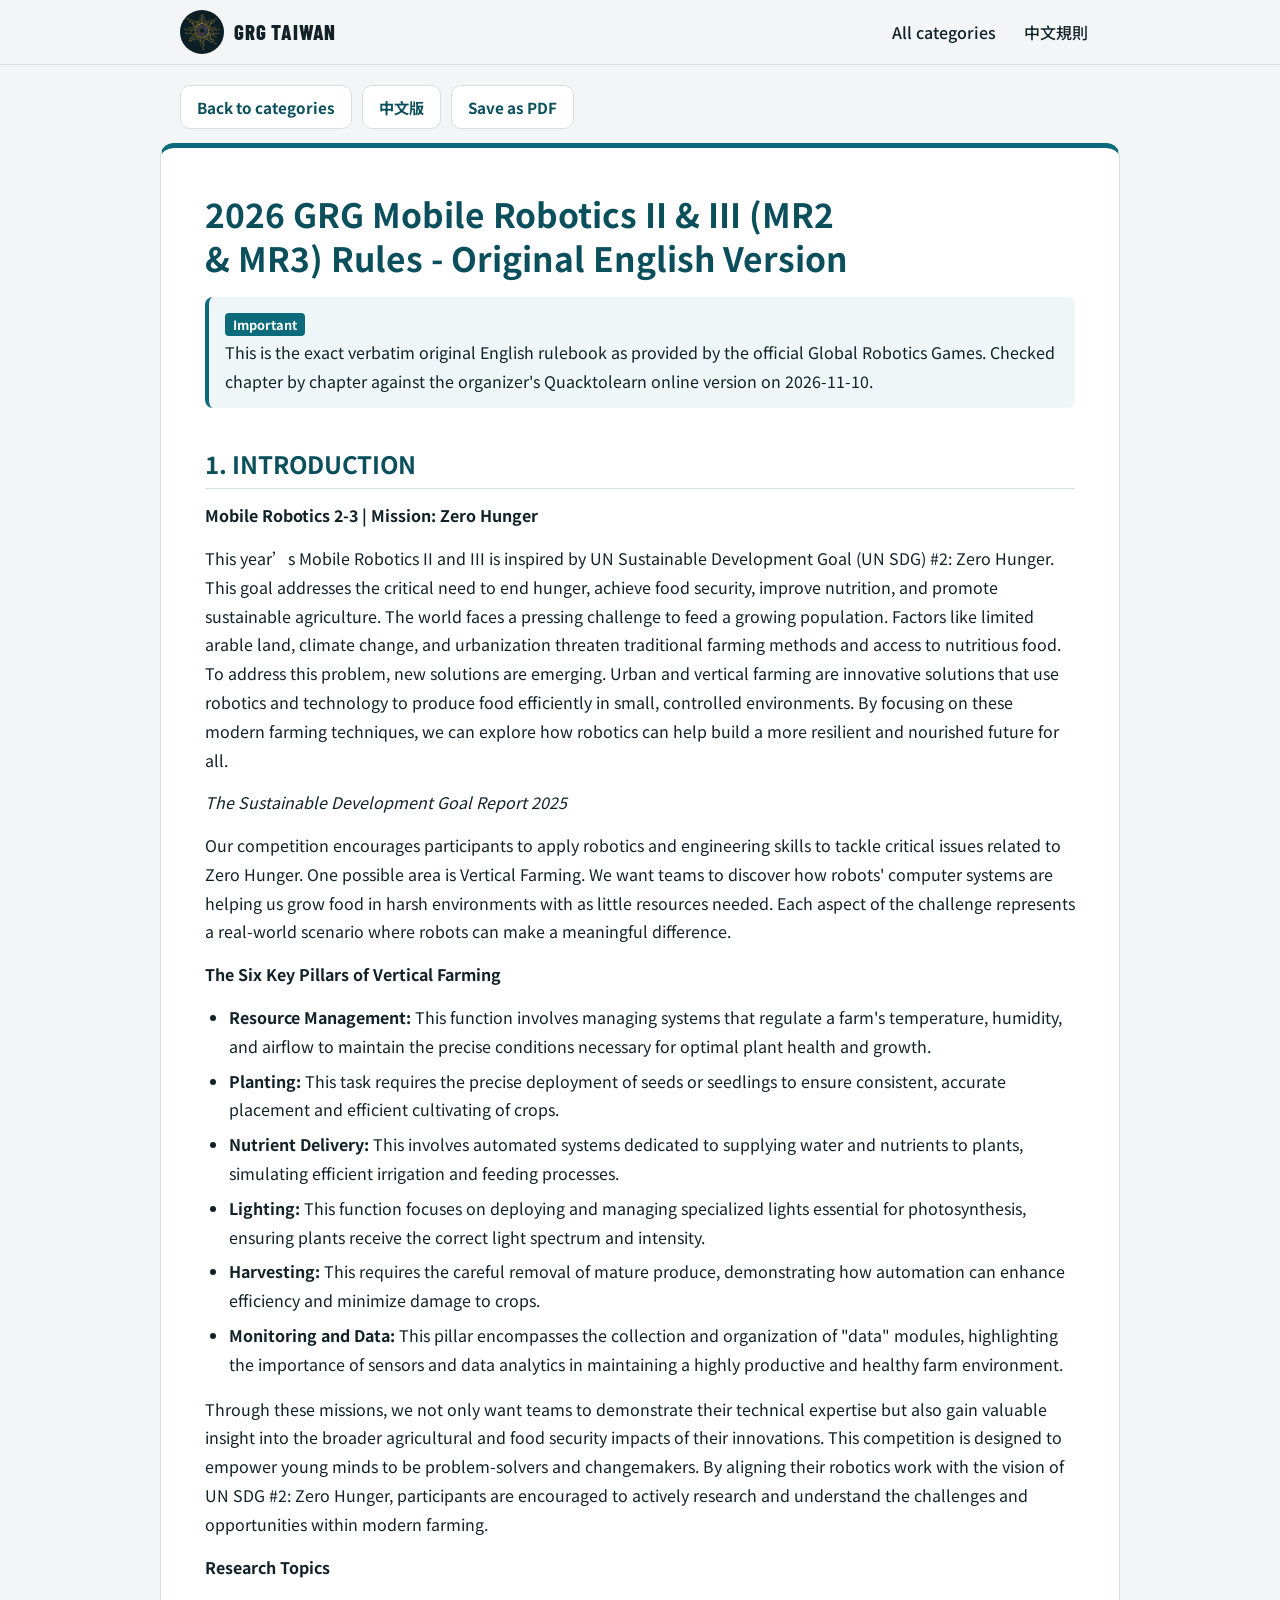
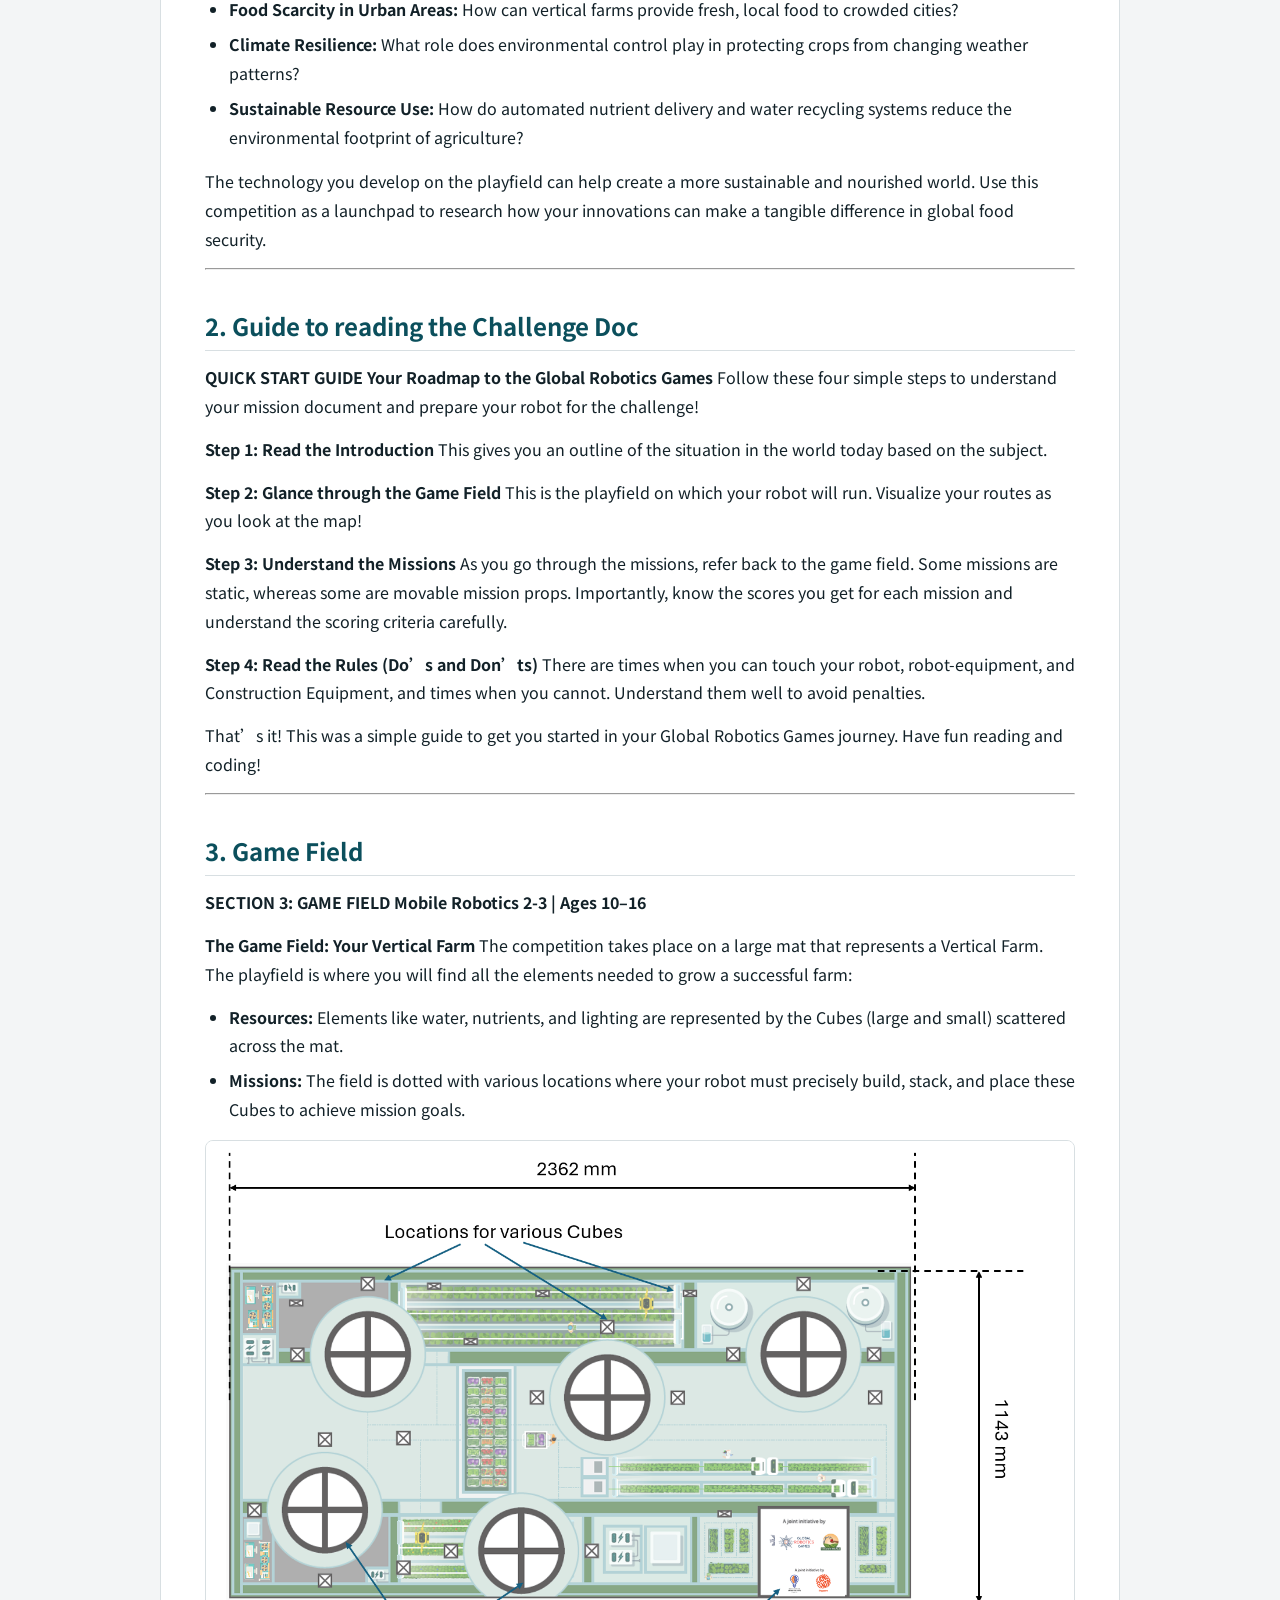
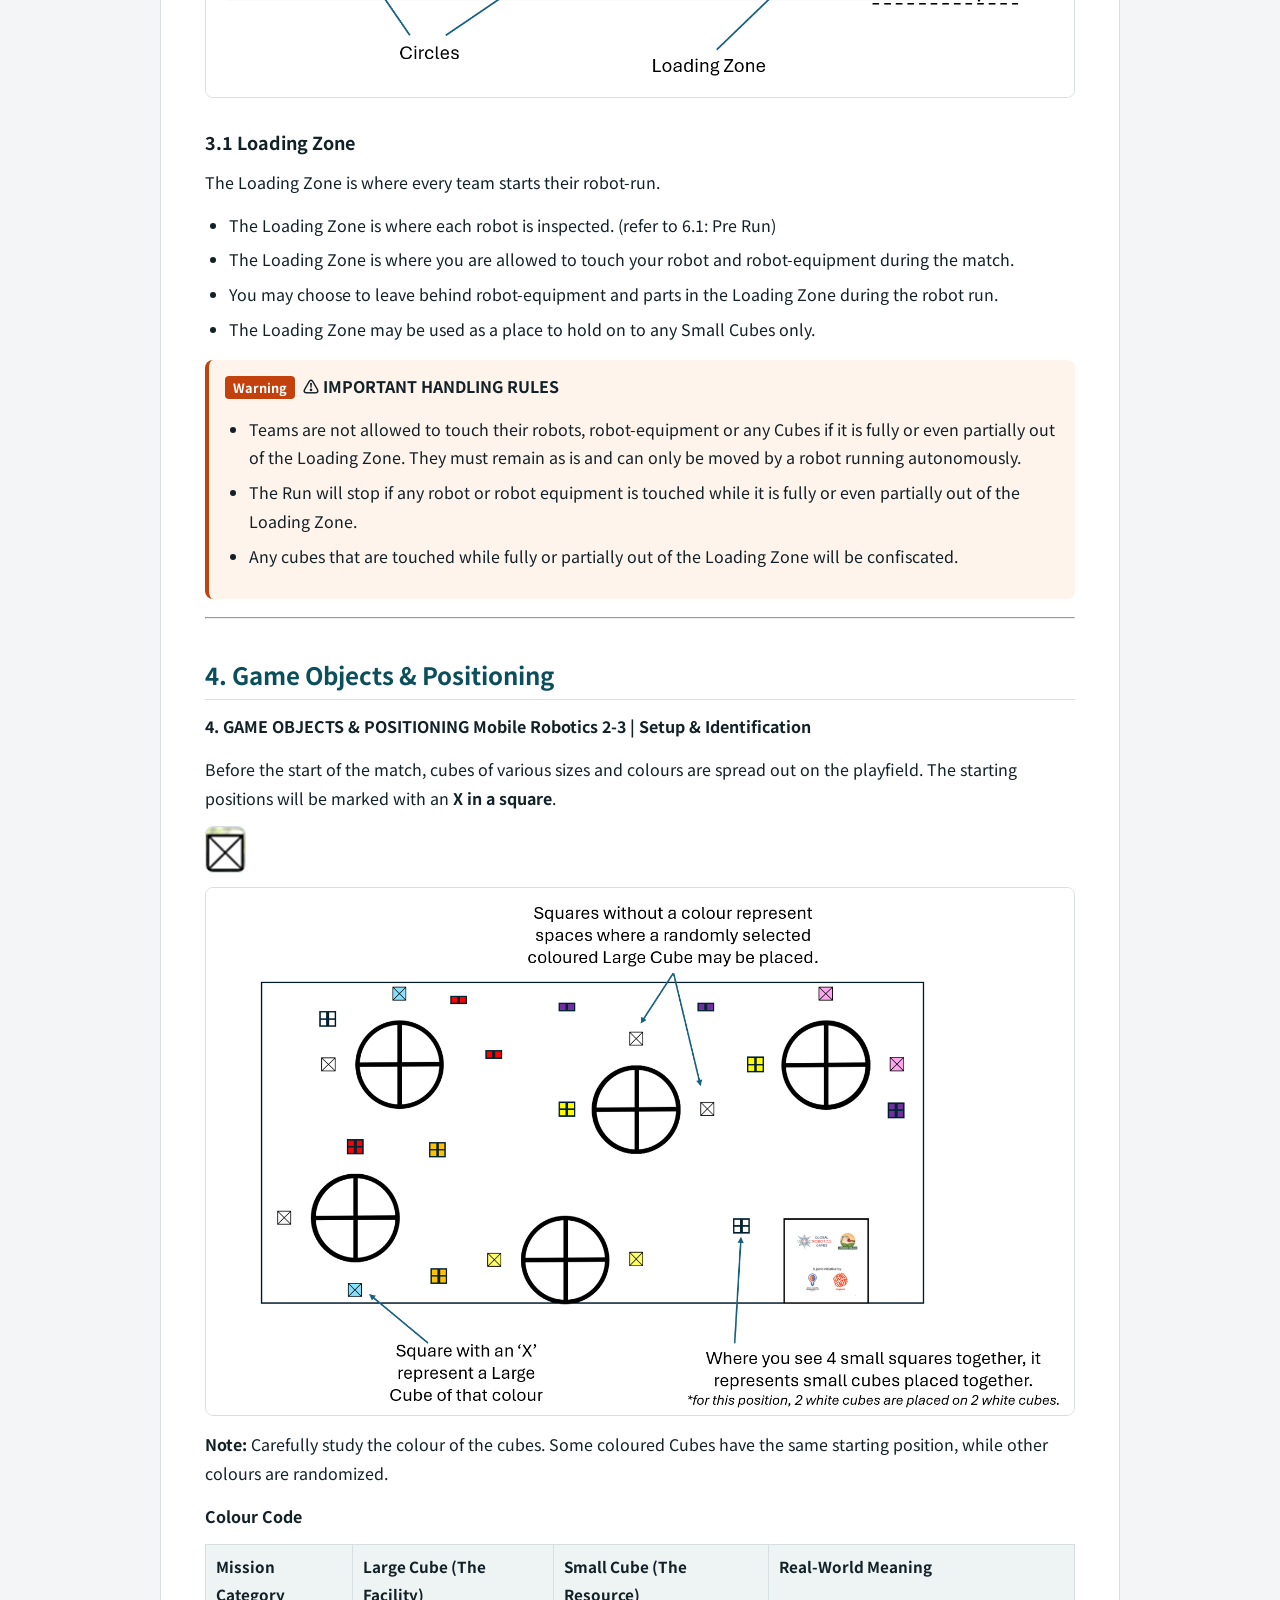
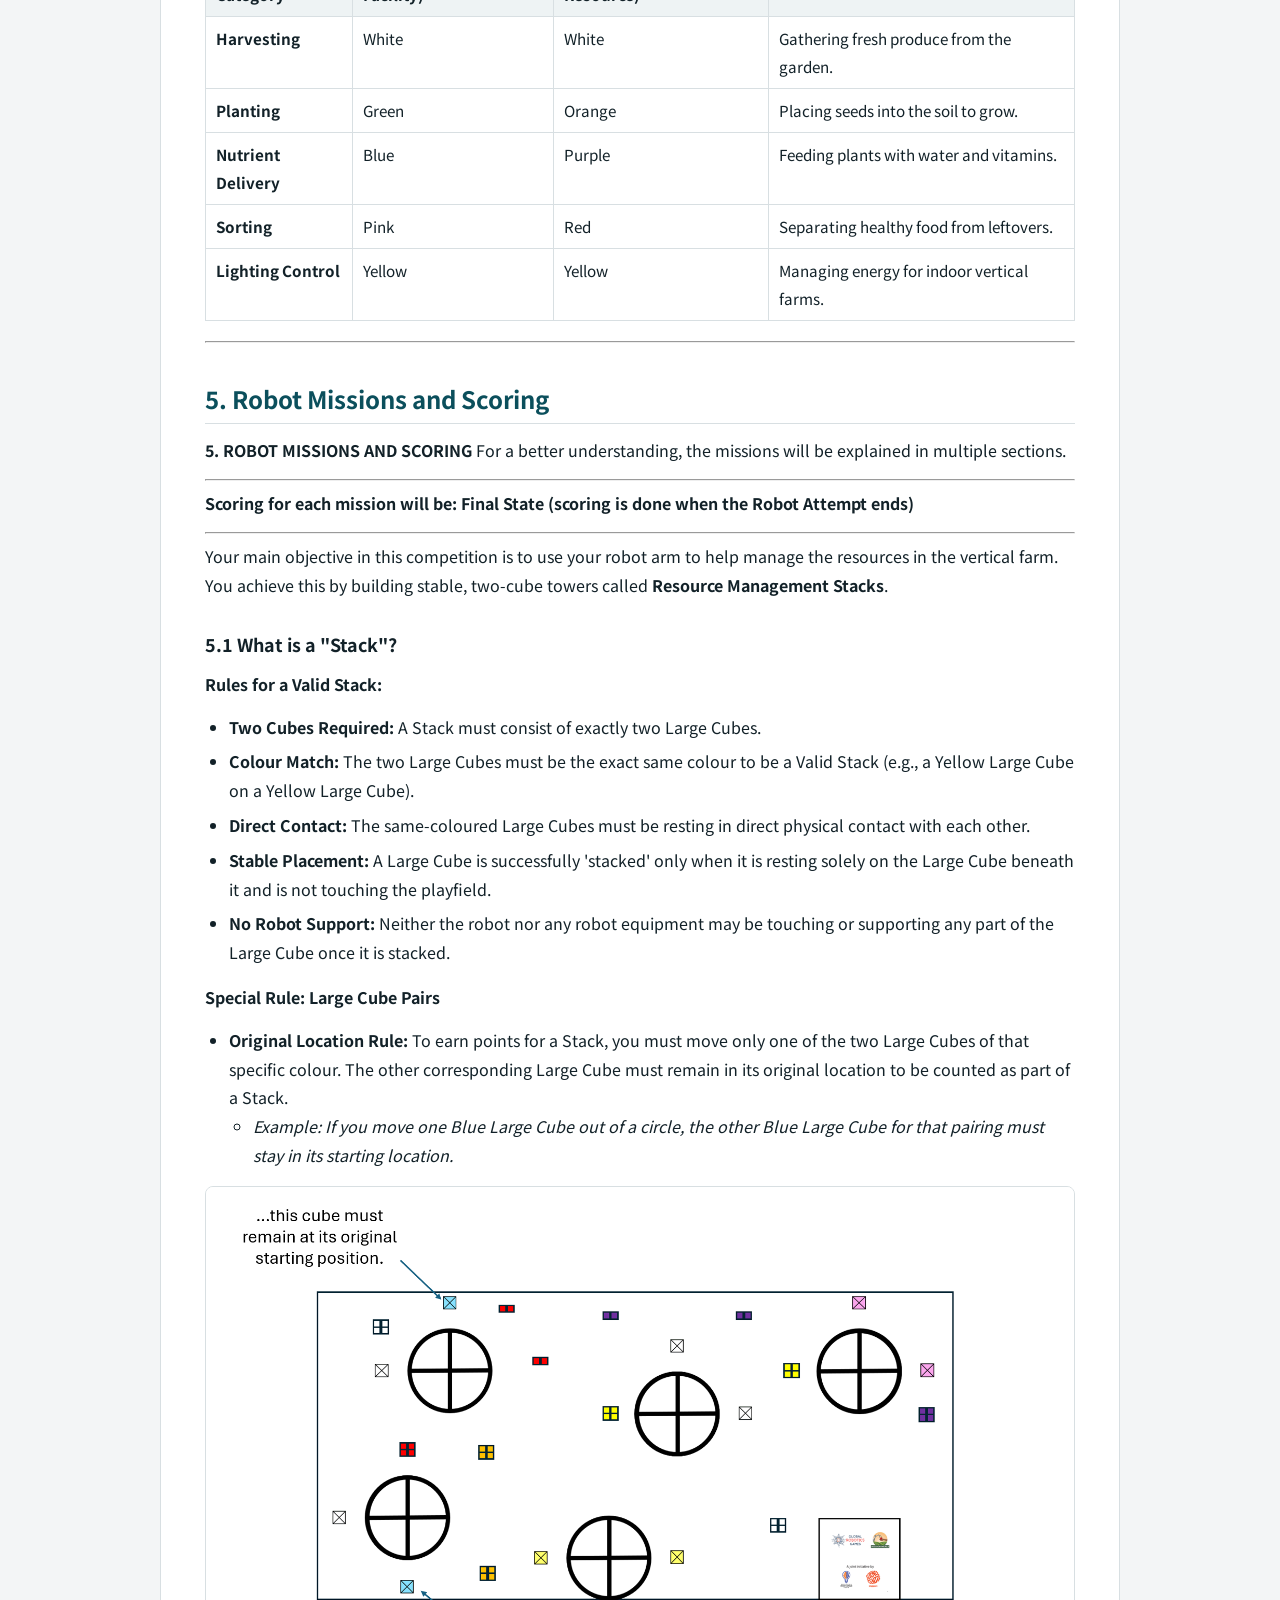
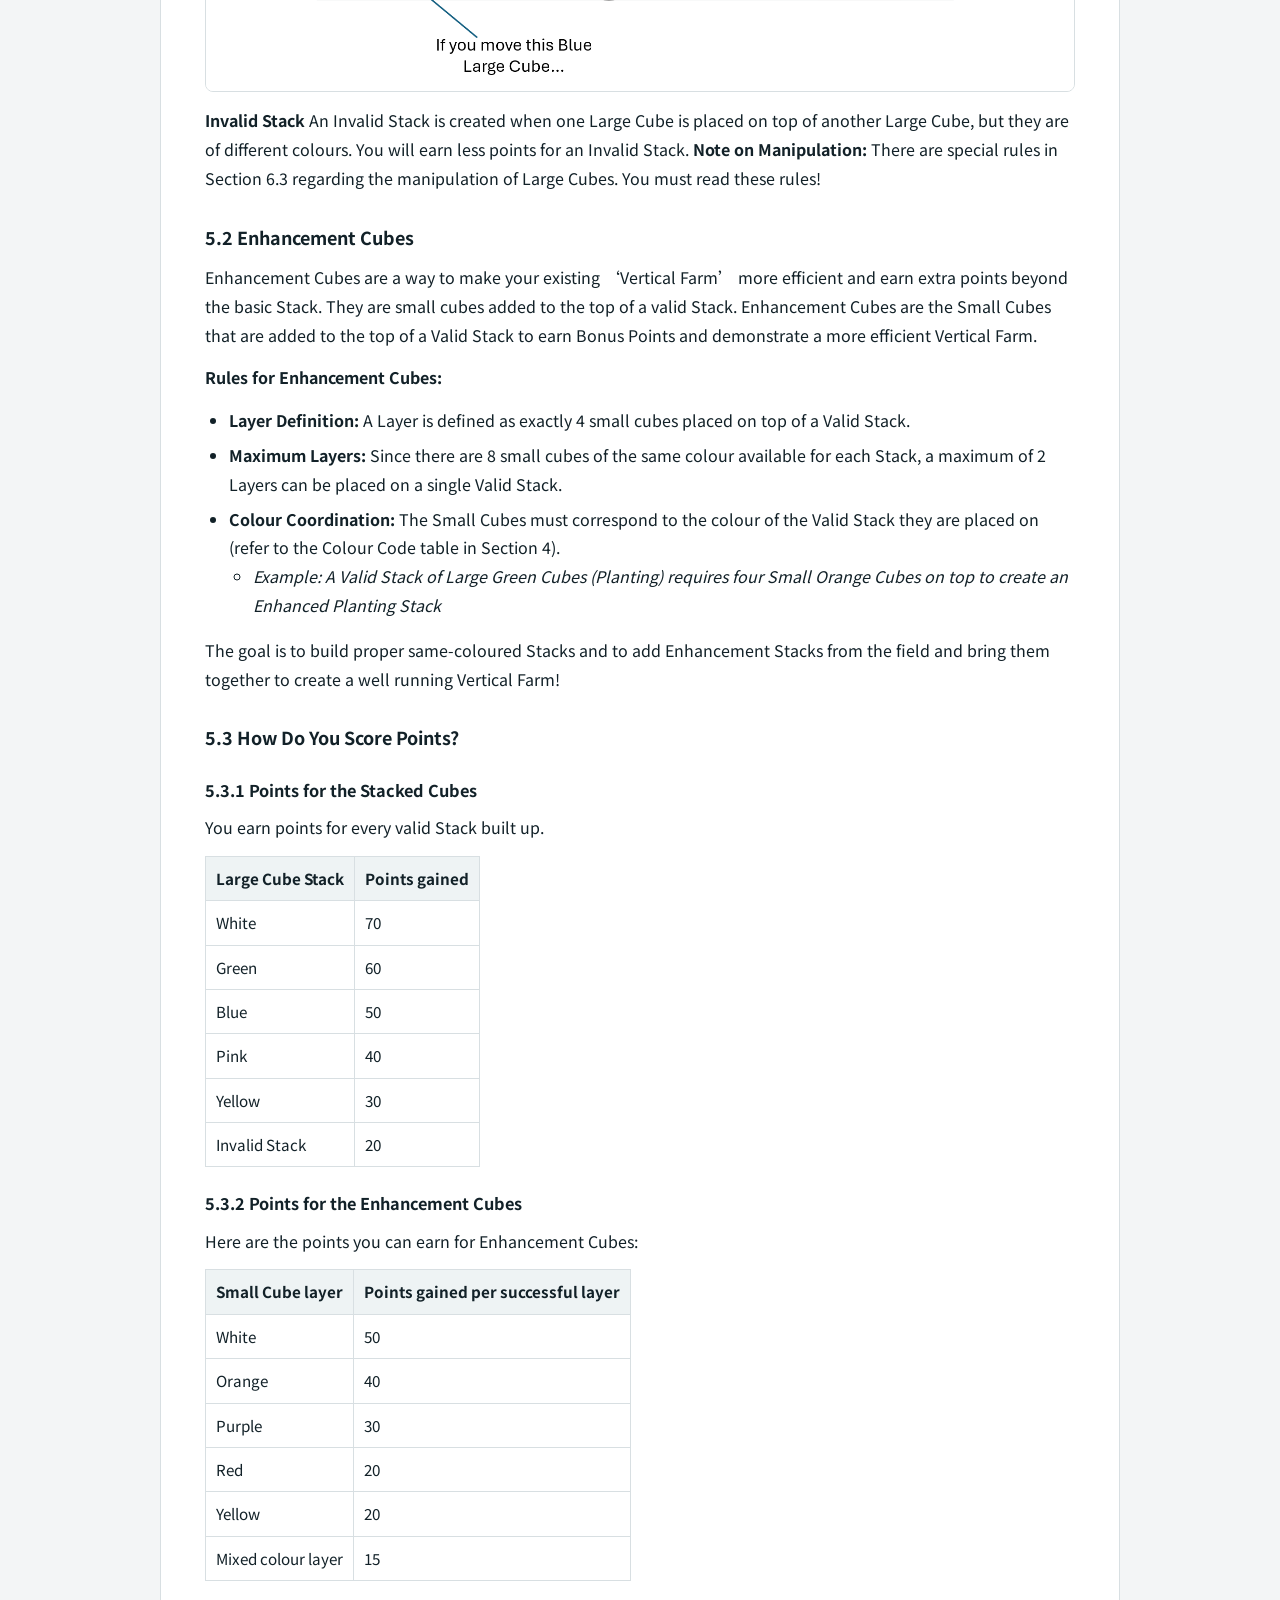
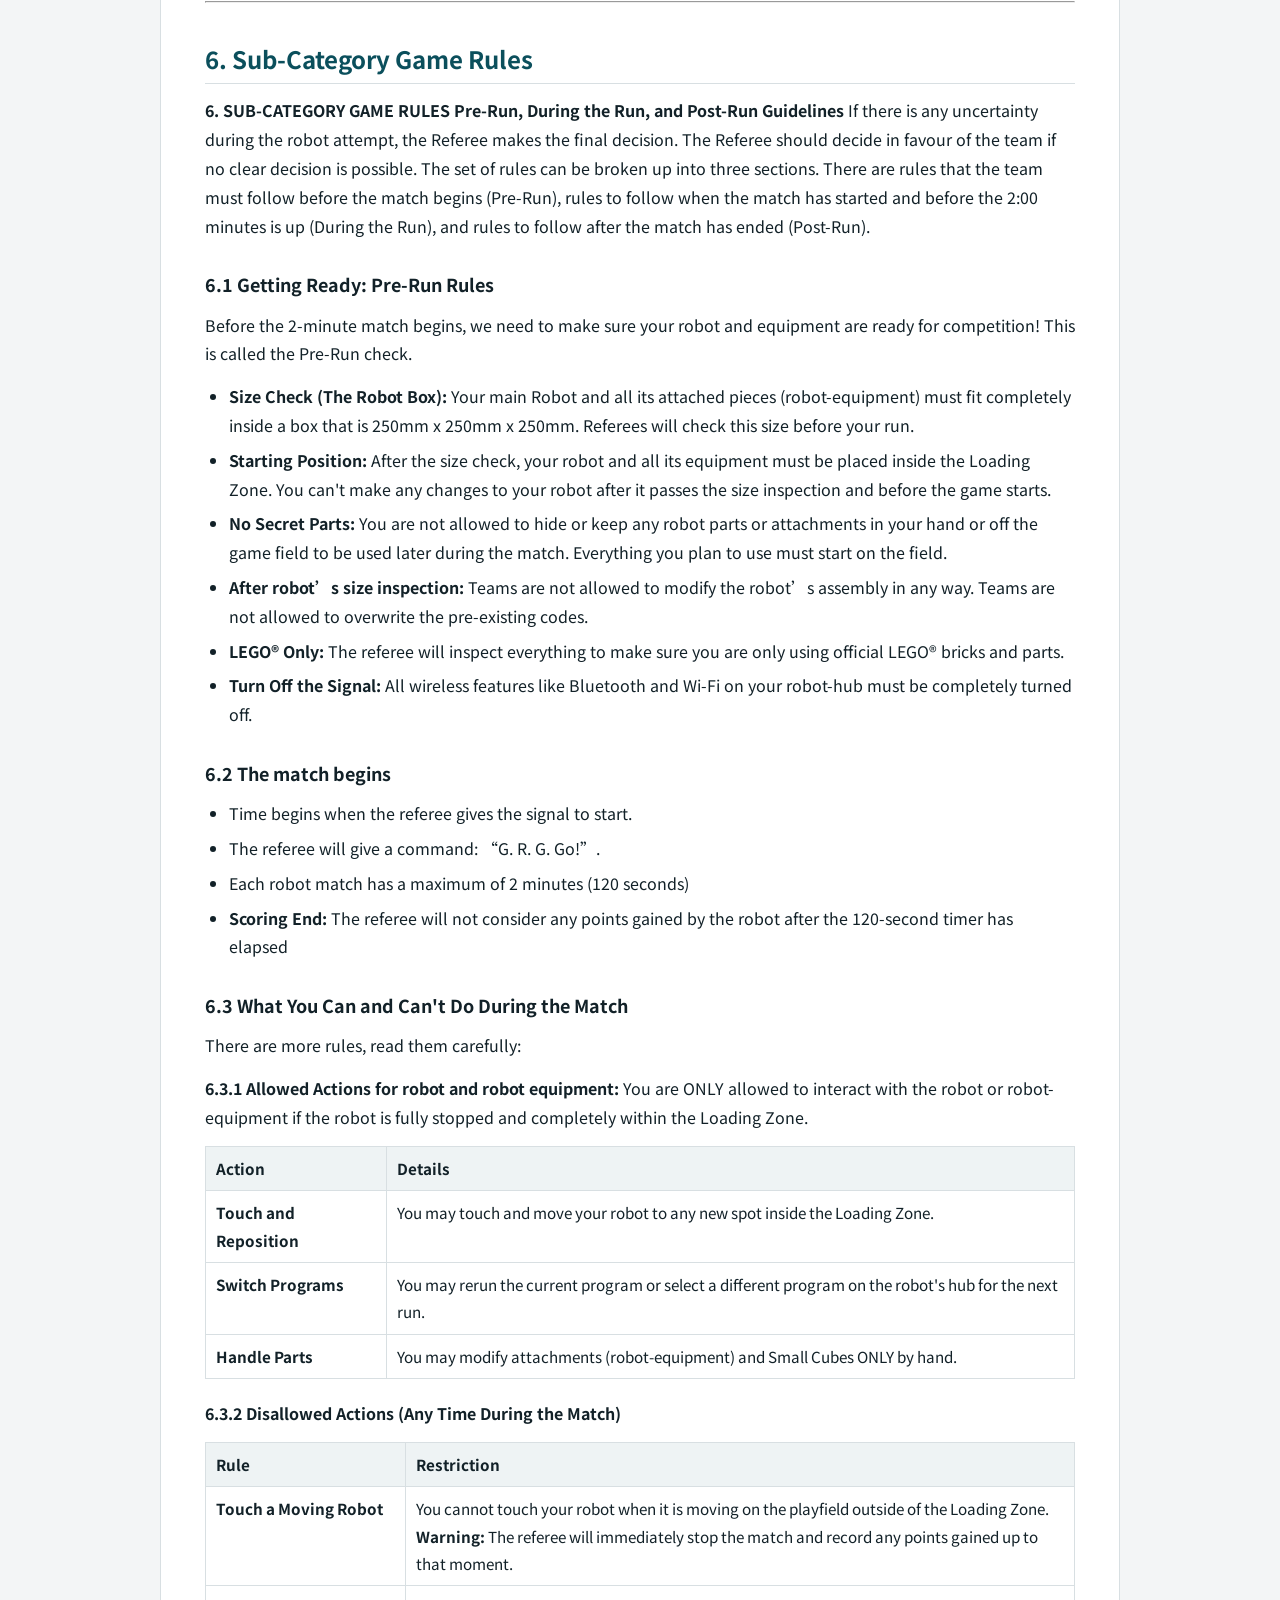
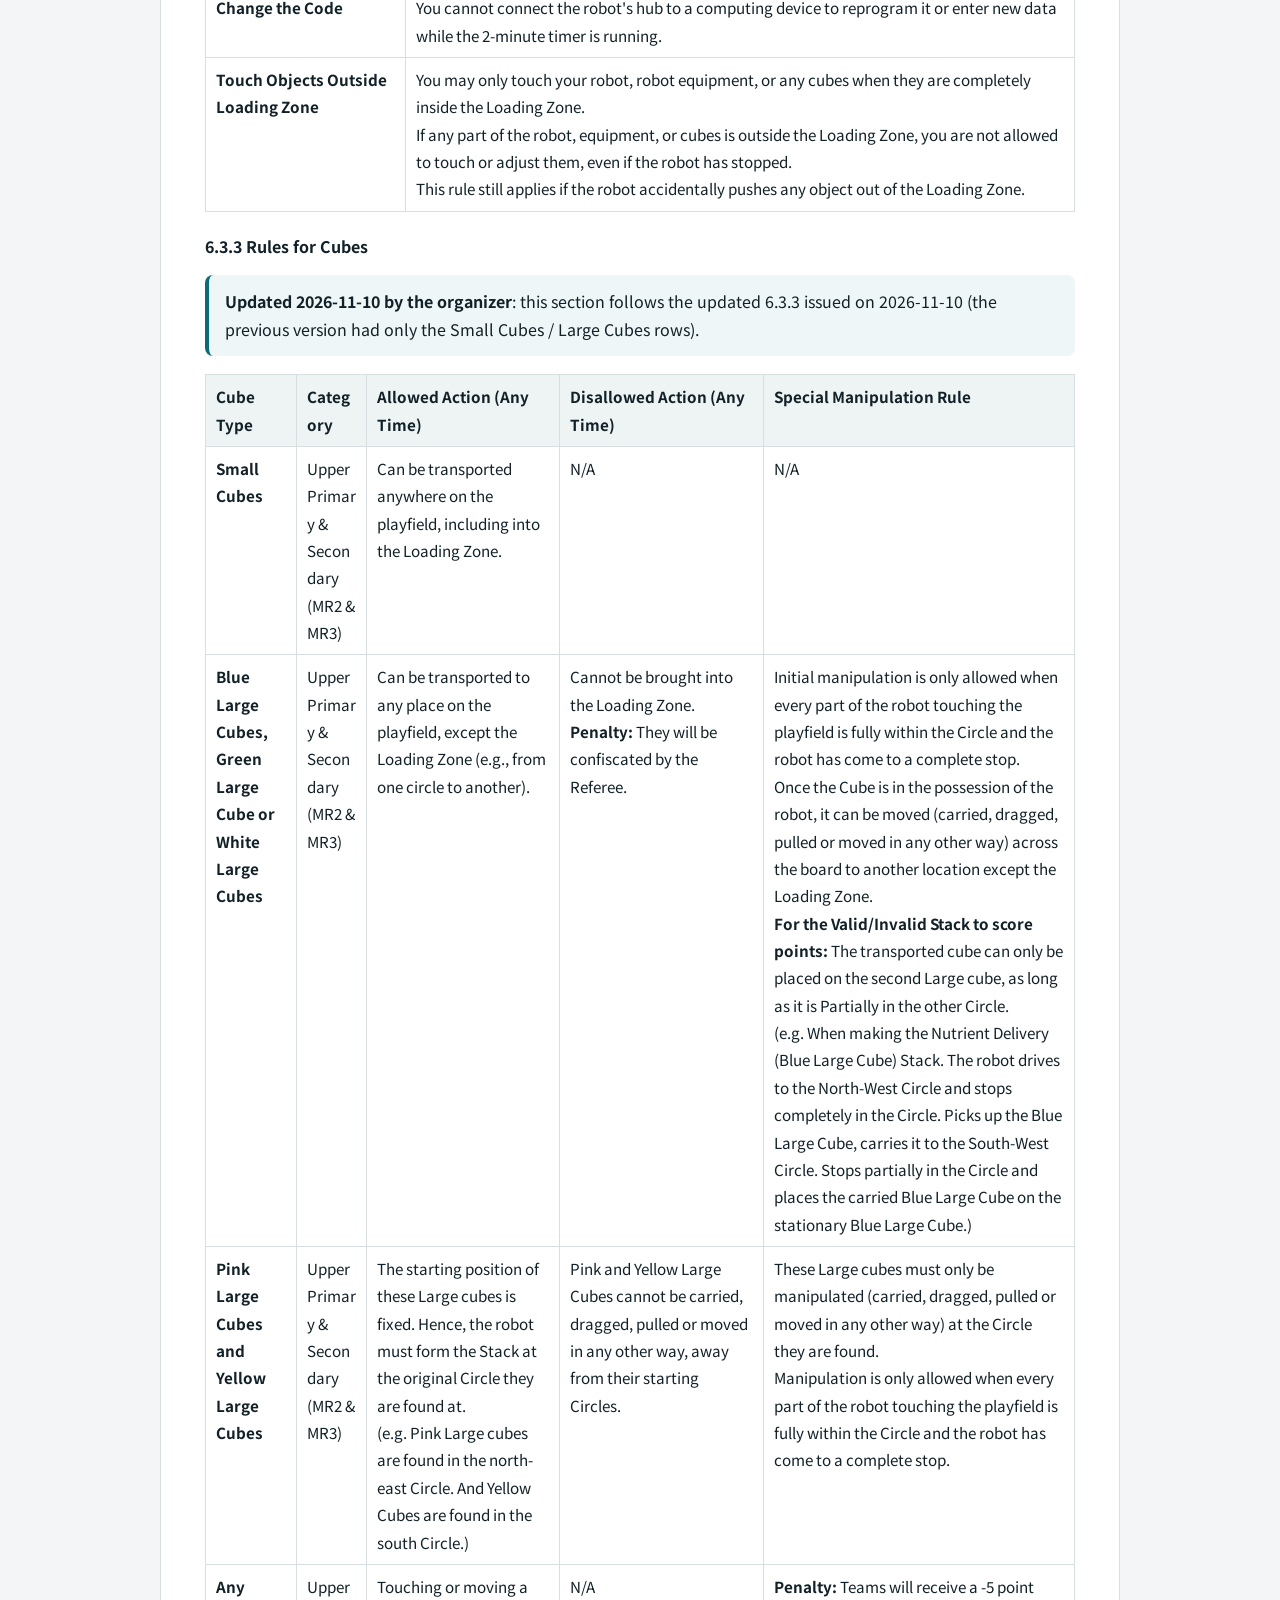
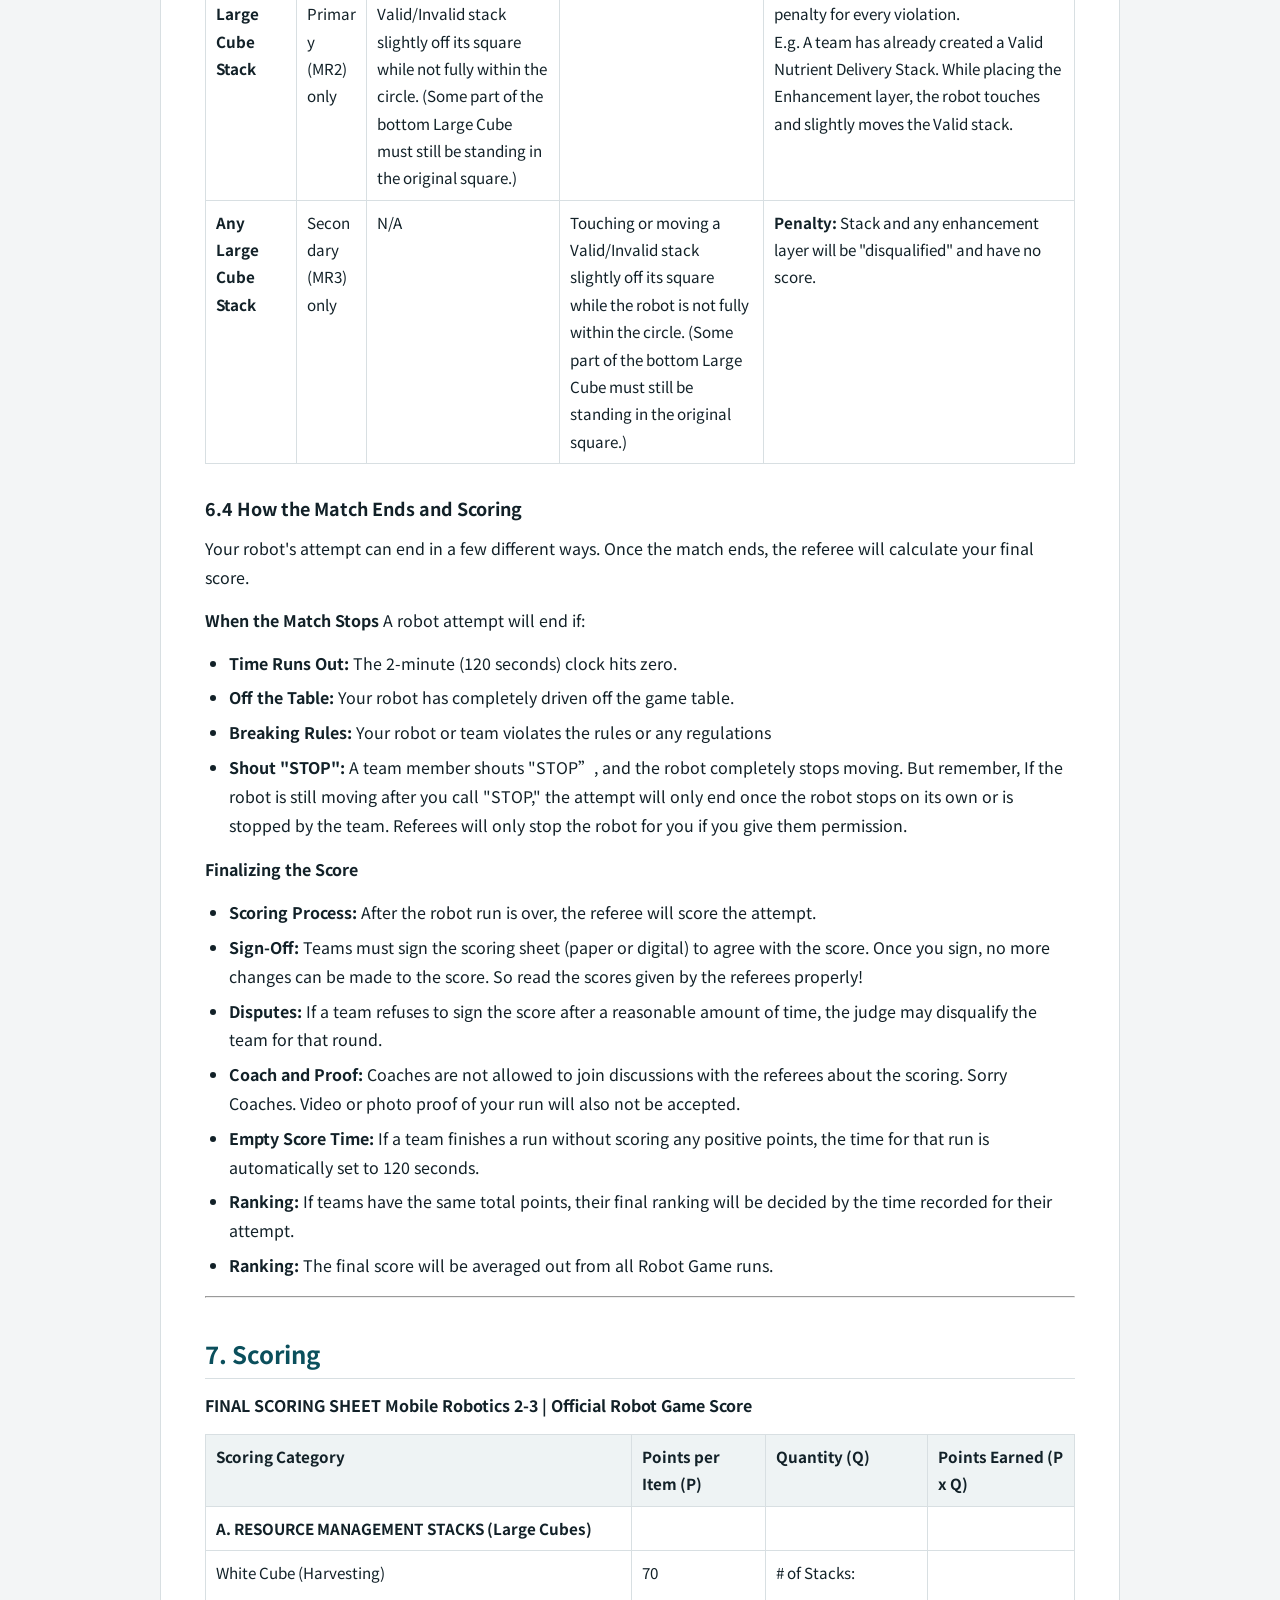
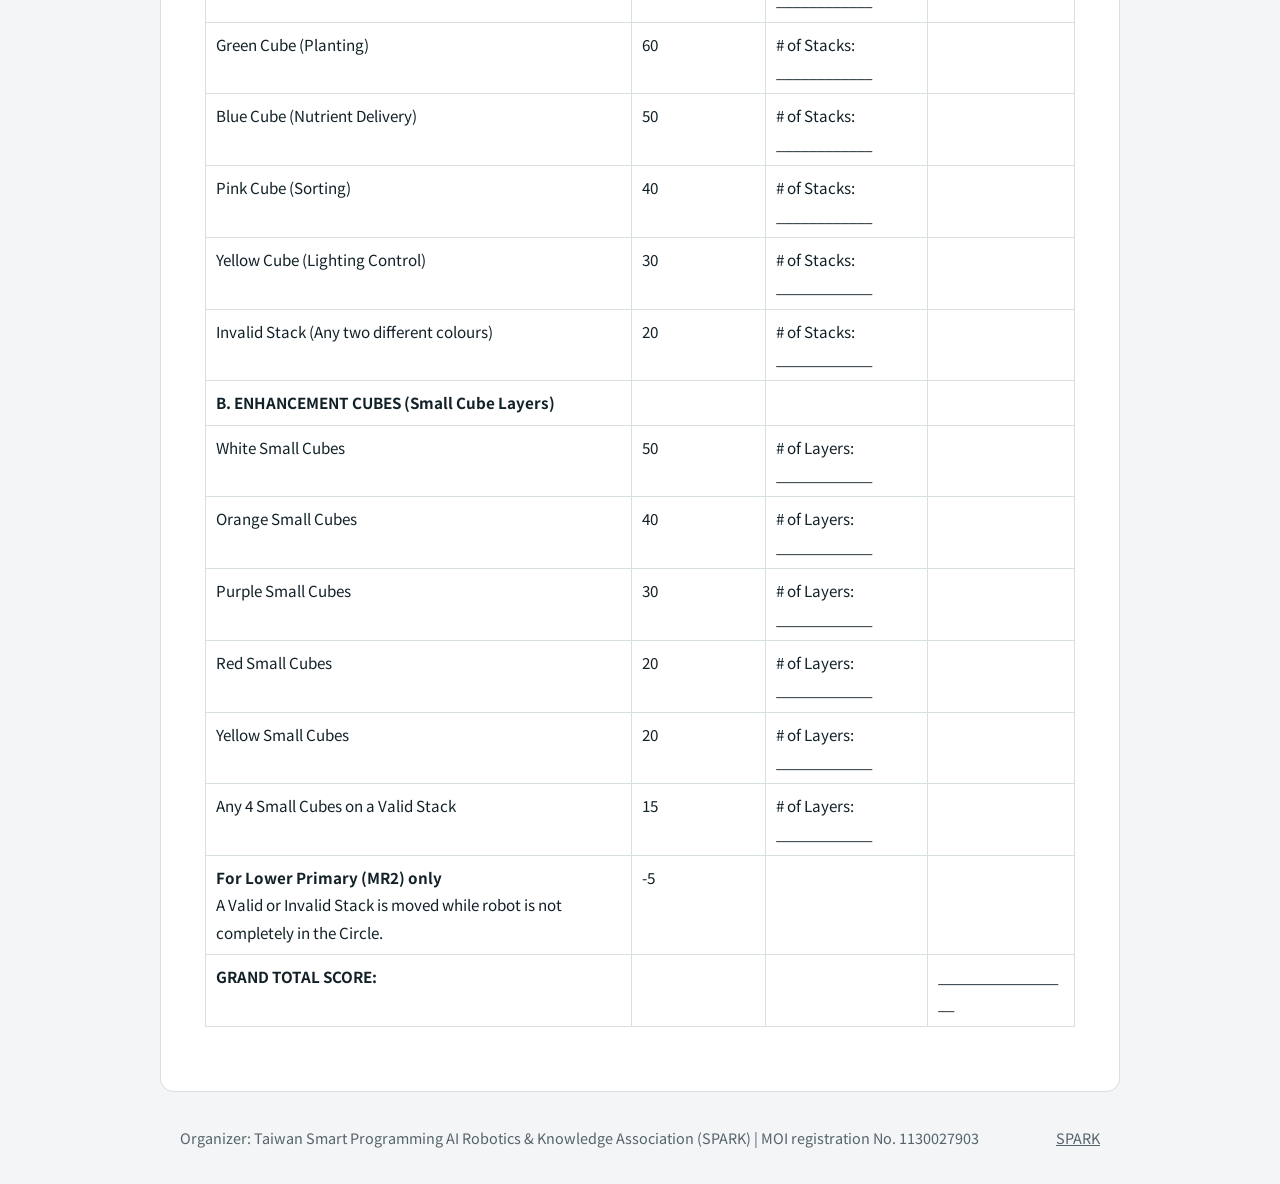
<file: rules/mr23_rules_en.html>
<!DOCTYPE html>
<html lang="en">
<head>
    <meta charset="UTF-8">
    <meta name="viewport" content="width=device-width, initial-scale=1.0">
    <title>GRG 2026 - MR2 & MR3 (English) 完整競賽規則 | Global Robotics Games Taiwan</title>
    <meta name="description" content="2026 Global Robotics Games (GRG) 台灣賽區 MR2 & MR3 (English) 詳細競賽規則、年齡規範、器材限制、任務場地圖與評分標準說明。">
    <meta name="keywords" content="GRG, GRG 2026, MR2 & MR3 (English), Global Robotics Games, 競賽規則, 機器人比賽, SPARK, 臺灣智能程式科技教育推廣協會">
    <meta name="robots" content="index, follow">

    <!-- Canonical URL -->
    <link rel="canonical" href="https://global-robotics-games-taiwan.github.io/rules/mr23_rules_en.html">

    <!-- Open Graph / Social -->
    <meta property="og:type" content="article">
    <meta property="og:url" content="https://global-robotics-games-taiwan.github.io/rules/mr23_rules_en.html">
    <meta property="og:title" content="GRG 2026 - MR2 & MR3 (English) 完整競賽規則 | Global Robotics Games Taiwan">
    <meta property="og:description" content="2026 Global Robotics Games (GRG) 台灣賽區 MR2 & MR3 (English) 詳細規範與計分指南。">
    <meta property="og:image" content="https://global-robotics-games-taiwan.github.io/img/grg-singapore-2024.jpg">

    <!-- Schema.org Breadcrumbs & Article for SEO & AI Search Engines -->
    <script type="application/ld+json">
    {
      "@context": "https://schema.org",
      "@type": "BreadcrumbList",
      "itemListElement": [
        {
          "@type": "ListItem",
          "position": 1,
          "name": "GRG Taiwan 首頁",
          "item": "https://global-robotics-games-taiwan.github.io/"
        },
        {
          "@type": "ListItem",
          "position": 2,
          "name": "競賽規則",
          "item": "https://global-robotics-games-taiwan.github.io/#rules"
        },
        {
          "@type": "ListItem",
          "position": 3,
          "name": "MR2 & MR3 (English)",
          "item": "https://global-robotics-games-taiwan.github.io/rules/mr23_rules_en.html"
        }
      ]
    }
    </script>

    <link rel="preconnect" href="https://fonts.googleapis.com">
<link rel="preconnect" href="https://fonts.gstatic.com" crossorigin>
<link rel="preload" as="style" href="https://fonts.googleapis.com/css2?family=Noto+Sans+TC:wght@400;500;700;900&amp;family=Barlow+Condensed:wght@600;800&amp;display=swap">
<link rel="stylesheet" href="https://fonts.googleapis.com/css2?family=Noto+Sans+TC:wght@400;500;700;900&amp;family=Barlow+Condensed:wght@600;800&amp;display=swap" media="print" onload="this.media='all'">
<noscript><link rel="stylesheet" href="https://fonts.googleapis.com/css2?family=Noto+Sans+TC:wght@400;500;700;900&amp;family=Barlow+Condensed:wght@600;800&amp;display=swap"></noscript>
<link rel="stylesheet" href="../css/rules.css">
<meta name="theme-color" content="#0b4f5c">
<link rel="icon" type="image/png" sizes="192x192" href="../img/favicon-192.png">
<link rel="apple-touch-icon" href="../img/apple-touch-icon.png">
<script async src="https://www.googletagmanager.com/gtag/js?id=G-00G74KLXL7"></script>
<script>window.dataLayer=window.dataLayer||[];function gtag(){dataLayer.push(arguments);}gtag('js',new Date());gtag('config','G-00G74KLXL7');</script>
</head>
<body>
<a class="skip" href="#content">Skip to rules</a>
<header class="top"><div class="in"><a class="brand" href="../index.html"><span class="b"><img src="../img/grg-mark.png" width="160" height="160" alt="GRG Taiwan 首頁"></span><b>GRG TAIWAN</b></a><nav aria-label="規則頁選單"><a href="../index.html#groups">All categories</a><a href="mr23_rules.html">中文規則</a></nav></div></header>
<div class="tools no-print"><a href="../index.html#groups">Back to categories</a><a href="mr23_rules.html">中文版</a><button type="button" onclick="window.print()">Save as PDF</button></div>
<main class="rules-doc" id="content"><h1 id="2026-grg-mobile-robotics-ii--iii-mr2--mr3-rules---original-english-version">2026 GRG Mobile Robotics II &amp; III (MR2 &amp; MR3) Rules - Original English Version</h1>
<blockquote class="c-IMPORTANT"><p><span class="lbl">Important</span><br>This is the exact verbatim original English rulebook as provided by the official Global Robotics Games. Checked chapter by chapter against the organizer's Quacktolearn online version on 2026-11-10.</p>
</blockquote>
<h2 id="1-introduction">1. INTRODUCTION</h2>
<p><strong>Mobile Robotics 2-3 | Mission: Zero Hunger</strong></p>
<p>This year’s Mobile Robotics II and III is inspired by UN Sustainable Development Goal (UN SDG) #2: Zero Hunger. This goal addresses the critical need to end hunger, achieve food security, improve nutrition, and promote sustainable agriculture.
The world faces a pressing challenge to feed a growing population. Factors like limited arable land, climate change, and urbanization threaten traditional farming methods and access to nutritious food. To address this problem, new solutions are emerging. Urban and vertical farming are innovative solutions that use robotics and technology to produce food efficiently in small, controlled environments. By focusing on these modern farming techniques, we can explore how robotics can help build a more resilient and nourished future for all.</p>
<p><em>The Sustainable Development Goal Report 2025</em></p>
<p>Our competition encourages participants to apply robotics and engineering skills to tackle critical issues related to Zero Hunger. One possible area is Vertical Farming. We want teams to discover how robots&#39; computer systems are helping us grow food in harsh environments with as little resources needed. Each aspect of the challenge represents a real-world scenario where robots can make a meaningful difference.</p>
<p><strong>The Six Key Pillars of Vertical Farming</strong></p>
<ul>
<li><strong>Resource Management:</strong> This function involves managing systems that regulate a farm&#39;s temperature, humidity, and airflow to maintain the precise conditions necessary for optimal plant health and growth.</li>
<li><strong>Planting:</strong> This task requires the precise deployment of seeds or seedlings to ensure consistent, accurate placement and efficient cultivating of crops.</li>
<li><strong>Nutrient Delivery:</strong> This involves automated systems dedicated to supplying water and nutrients to plants, simulating efficient irrigation and feeding processes.</li>
<li><strong>Lighting:</strong> This function focuses on deploying and managing specialized lights essential for photosynthesis, ensuring plants receive the correct light spectrum and intensity.</li>
<li><strong>Harvesting:</strong> This requires the careful removal of mature produce, demonstrating how automation can enhance efficiency and minimize damage to crops.</li>
<li><strong>Monitoring and Data:</strong> This pillar encompasses the collection and organization of &quot;data&quot; modules, highlighting the importance of sensors and data analytics in maintaining a highly productive and healthy farm environment.</li>
</ul>
<p>Through these missions, we not only want teams to demonstrate their technical expertise but also gain valuable insight into the broader agricultural and food security impacts of their innovations. This competition is designed to empower young minds to be problem-solvers and changemakers. By aligning their robotics work with the vision of UN SDG #2: Zero Hunger, participants are encouraged to actively research and understand the challenges and opportunities within modern farming.</p>
<p><strong>Research Topics</strong></p>
<ul>
<li><strong>Food Scarcity in Urban Areas:</strong> How can vertical farms provide fresh, local food to crowded cities?</li>
<li><strong>Climate Resilience:</strong> What role does environmental control play in protecting crops from changing weather patterns?</li>
<li><strong>Sustainable Resource Use:</strong> How do automated nutrient delivery and water recycling systems reduce the environmental footprint of agriculture?</li>
</ul>
<p>The technology you develop on the playfield can help create a more sustainable and nourished world. Use this competition as a launchpad to research how your innovations can make a tangible difference in global food security.</p>
<hr>
<h2 id="2-guide-to-reading-the-challenge-doc">2. Guide to reading the Challenge Doc</h2>
<p><strong>QUICK START GUIDE</strong>
<strong>Your Roadmap to the Global Robotics Games</strong>
Follow these four simple steps to understand your mission document and prepare your robot for the challenge!</p>
<p><strong>Step 1: Read the Introduction</strong>
This gives you an outline of the situation in the world today based on the subject.</p>
<p><strong>Step 2: Glance through the Game Field</strong>
This is the playfield on which your robot will run. Visualize your routes as you look at the map!</p>
<p><strong>Step 3: Understand the Missions</strong>
As you go through the missions, refer back to the game field. Some missions are static, whereas some are movable mission props. Importantly, know the scores you get for each mission and understand the scoring criteria carefully.</p>
<p><strong>Step 4: Read the Rules (Do’s and Don’ts)</strong>
There are times when you can touch your robot, robot-equipment, and Construction Equipment, and times when you cannot. Understand them well to avoid penalties.</p>
<p>That’s it!
This was a simple guide to get you started in your Global Robotics Games journey.
Have fun reading and coding!</p>
<hr>
<h2 id="3-game-field">3. Game Field</h2>
<p><strong>SECTION 3: GAME FIELD</strong>
<strong>Mobile Robotics 2-3 | Ages 10–16</strong></p>
<p><strong>The Game Field: Your Vertical Farm</strong>
The competition takes place on a large mat that represents a Vertical Farm. The playfield is where you will find all the elements needed to grow a successful farm:</p>
<ul>
<li><strong>Resources:</strong> Elements like water, nutrients, and lighting are represented by the Cubes (large and small) scattered across the mat.</li>
<li><strong>Missions:</strong> The field is dotted with various locations where your robot must precisely build, stack, and place these Cubes to achieve mission goals.</li>
</ul>
<p><img src="../images/rules/MR23_Game_Field.png" alt="Game Field"></p>
<h3 id="31-loading-zone">3.1 Loading Zone</h3>
<p>The Loading Zone is where every team starts their robot-run.</p>
<ul>
<li>The Loading Zone is where each robot is inspected. (refer to 6.1: Pre Run)</li>
<li>The Loading Zone is where you are allowed to touch your robot and robot-equipment during the match.</li>
<li>You may choose to leave behind robot-equipment and parts in the Loading Zone during the robot run.</li>
<li>The Loading Zone may be used as a place to hold on to any Small Cubes only.</li>
</ul>
<blockquote class="c-WARNING"><p><span class="lbl">Warning</span><strong>⚠ IMPORTANT HANDLING RULES</strong></p>
<ul>
<li>Teams are not allowed to touch their robots, robot-equipment or any Cubes if it is fully or even partially out of the Loading Zone. They must remain as is and can only be moved by a robot running autonomously.</li>
<li>The Run will stop if any robot or robot equipment is touched while it is fully or even partially out of the Loading Zone.</li>
<li>Any cubes that are touched while fully or partially out of the Loading Zone will be confiscated.</li>
</ul>
</blockquote>
<hr>
<h2 id="4-game-objects--positioning">4. Game Objects &amp; Positioning</h2>
<p><strong>4. GAME OBJECTS &amp; POSITIONING</strong>
<strong>Mobile Robotics 2-3 | Setup &amp; Identification</strong></p>
<p>Before the start of the match, cubes of various sizes and colours are spread out on the playfield. The starting positions will be marked with an <strong>X in a square</strong>.</p>
<p><img src="../images/rules/MR23_X_mark.png" alt="X mark"></p>
<p><img src="../images/rules/MR23_inline_image__3_.png" alt="Game Objects &amp; Positioning"></p>
<p><strong>Note:</strong> Carefully study the colour of the cubes. Some coloured Cubes have the same starting position, while other colours are randomized.</p>
<p><strong>Colour Code</strong></p>
<table>
<thead>
<tr>
<th>Mission Category</th>
<th>Large Cube (The Facility)</th>
<th>Small Cube (The Resource)</th>
<th>Real-World Meaning</th>
</tr>
</thead>
<tbody><tr>
<td><strong>Harvesting</strong></td>
<td>White</td>
<td>White</td>
<td>Gathering fresh produce from the garden.</td>
</tr>
<tr>
<td><strong>Planting</strong></td>
<td>Green</td>
<td>Orange</td>
<td>Placing seeds into the soil to grow.</td>
</tr>
<tr>
<td><strong>Nutrient Delivery</strong></td>
<td>Blue</td>
<td>Purple</td>
<td>Feeding plants with water and vitamins.</td>
</tr>
<tr>
<td><strong>Sorting</strong></td>
<td>Pink</td>
<td>Red</td>
<td>Separating healthy food from leftovers.</td>
</tr>
<tr>
<td><strong>Lighting Control</strong></td>
<td>Yellow</td>
<td>Yellow</td>
<td>Managing energy for indoor vertical farms.</td>
</tr>
</tbody></table>
<hr>
<h2 id="5-robot-missions-and-scoring">5. Robot Missions and Scoring</h2>
<p><strong>5. ROBOT MISSIONS AND SCORING</strong>
For a better understanding, the missions will be explained in multiple sections.</p>
<hr>
<p><strong>Scoring for each mission will be:</strong>
<strong>Final State (scoring is done when the Robot Attempt ends)</strong></p>
<hr>
<p>Your main objective in this competition is to use your robot arm to help manage the resources in the vertical farm. You achieve this by building stable, two-cube towers called <strong>Resource Management Stacks</strong>.</p>
<h3 id="51-what-is-a-stack">5.1 What is a &quot;Stack&quot;?</h3>
<p><strong>Rules for a Valid Stack:</strong></p>
<ul>
<li><strong>Two Cubes Required:</strong> A Stack must consist of exactly two Large Cubes.</li>
<li><strong>Colour Match:</strong> The two Large Cubes must be the exact same colour to be a Valid Stack (e.g., a Yellow Large Cube on a Yellow Large Cube).</li>
<li><strong>Direct Contact:</strong> The same-coloured Large Cubes must be resting in direct physical contact with each other.</li>
<li><strong>Stable Placement:</strong> A Large Cube is successfully &#39;stacked&#39; only when it is resting solely on the Large Cube beneath it and is not touching the playfield.</li>
<li><strong>No Robot Support:</strong> Neither the robot nor any robot equipment may be touching or supporting any part of the Large Cube once it is stacked.</li>
</ul>
<p><strong>Special Rule: Large Cube Pairs</strong></p>
<ul>
<li><strong>Original Location Rule:</strong> To earn points for a Stack, you must move only one of the two Large Cubes of that specific colour. The other corresponding Large Cube must remain in its original location to be counted as part of a Stack.<ul>
<li><em>Example: If you move one Blue Large Cube out of a circle, the other Blue Large Cube for that pairing must stay in its starting location.</em></li>
</ul>
</li>
</ul>
<p><img src="../images/rules/MR23_inline_image__1_.png" alt="Stack Rules"></p>
<p><strong>Invalid Stack</strong>
An Invalid Stack is created when one Large Cube is placed on top of another Large Cube, but they are of different colours. You will earn less points for an Invalid Stack.
<strong>Note on Manipulation:</strong> There are special rules in Section 6.3 regarding the manipulation of Large Cubes. You must read these rules!</p>
<h3 id="52-enhancement-cubes">5.2 Enhancement Cubes</h3>
<p>Enhancement Cubes are a way to make your existing ‘Vertical Farm’ more efficient and earn extra points beyond the basic Stack. They are small cubes added to the top of a valid Stack.
Enhancement Cubes are the Small Cubes that are added to the top of a Valid Stack to earn Bonus Points and demonstrate a more efficient Vertical Farm.</p>
<p><strong>Rules for Enhancement Cubes:</strong></p>
<ul>
<li><strong>Layer Definition:</strong> A Layer is defined as exactly 4 small cubes placed on top of a Valid Stack.</li>
<li><strong>Maximum Layers:</strong> Since there are 8 small cubes of the same colour available for each Stack, a maximum of 2 Layers can be placed on a single Valid Stack.</li>
<li><strong>Colour Coordination:</strong> The Small Cubes must correspond to the colour of the Valid Stack they are placed on (refer to the Colour Code table in Section 4).<ul>
<li><em>Example: A Valid Stack of Large Green Cubes (Planting) requires four Small Orange Cubes on top to create an Enhanced Planting Stack</em></li>
</ul>
</li>
</ul>
<p>The goal is to build proper same-coloured Stacks and to add Enhancement Stacks from the field and bring them together to create a well running Vertical Farm!</p>
<h3 id="53-how-do-you-score-points">5.3 How Do You Score Points?</h3>
<h4 id="531-points-for-the-stacked-cubes">5.3.1 Points for the Stacked Cubes</h4>
<p>You earn points for every valid Stack built up.</p>
<table>
<thead>
<tr>
<th>Large Cube Stack</th>
<th>Points gained</th>
</tr>
</thead>
<tbody><tr>
<td>White</td>
<td>70</td>
</tr>
<tr>
<td>Green</td>
<td>60</td>
</tr>
<tr>
<td>Blue</td>
<td>50</td>
</tr>
<tr>
<td>Pink</td>
<td>40</td>
</tr>
<tr>
<td>Yellow</td>
<td>30</td>
</tr>
<tr>
<td>Invalid Stack</td>
<td>20</td>
</tr>
</tbody></table>
<h4 id="532-points-for-the-enhancement-cubes">5.3.2 Points for the Enhancement Cubes</h4>
<p>Here are the points you can earn for Enhancement Cubes:</p>
<table>
<thead>
<tr>
<th>Small Cube layer</th>
<th>Points gained per successful layer</th>
</tr>
</thead>
<tbody><tr>
<td>White</td>
<td>50</td>
</tr>
<tr>
<td>Orange</td>
<td>40</td>
</tr>
<tr>
<td>Purple</td>
<td>30</td>
</tr>
<tr>
<td>Red</td>
<td>20</td>
</tr>
<tr>
<td>Yellow</td>
<td>20</td>
</tr>
<tr>
<td>Mixed colour layer</td>
<td>15</td>
</tr>
</tbody></table>
<hr>
<h2 id="6-sub-category-game-rules">6. Sub-Category Game Rules</h2>
<p><strong>6. SUB-CATEGORY GAME RULES</strong>
<strong>Pre-Run, During the Run, and Post-Run Guidelines</strong>
If there is any uncertainty during the robot attempt, the Referee makes the final decision. The Referee should decide in favour of the team if no clear decision is possible.
The set of rules can be broken up into three sections. There are rules that the team must follow before the match begins (Pre-Run), rules to follow when the match has started and before the 2:00 minutes is up (During the Run), and rules to follow after the match has ended (Post-Run).</p>
<h3 id="61-getting-ready-pre-run-rules">6.1 Getting Ready: Pre-Run Rules</h3>
<p>Before the 2-minute match begins, we need to make sure your robot and equipment are ready for competition! This is called the Pre-Run check.</p>
<ul>
<li><strong>Size Check (The Robot Box):</strong> Your main Robot and all its attached pieces (robot-equipment) must fit completely inside a box that is 250mm x 250mm x 250mm. Referees will check this size before your run.</li>
<li><strong>Starting Position:</strong> After the size check, your robot and all its equipment must be placed inside the Loading Zone. You can&#39;t make any changes to your robot after it passes the size inspection and before the game starts.</li>
<li><strong>No Secret Parts:</strong> You are not allowed to hide or keep any robot parts or attachments in your hand or off the game field to be used later during the match. Everything you plan to use must start on the field.</li>
<li><strong>After robot’s size inspection:</strong> Teams are not allowed to modify the robot’s assembly in any way. Teams are not allowed to overwrite the pre-existing codes.</li>
<li><strong>LEGO® Only:</strong> The referee will inspect everything to make sure you are only using official LEGO® bricks and parts.</li>
<li><strong>Turn Off the Signal:</strong> All wireless features like Bluetooth and Wi-Fi on your robot-hub must be completely turned off.</li>
</ul>
<h3 id="62-the-match-begins">6.2 The match begins</h3>
<ul>
<li>Time begins when the referee gives the signal to start.</li>
<li>The referee will give a command: “G. R. G. Go!”.</li>
<li>Each robot match has a maximum of 2 minutes (120 seconds)</li>
<li><strong>Scoring End:</strong> The referee will not consider any points gained by the robot after the 120-second timer has elapsed</li>
</ul>
<h3 id="63-what-you-can-and-cant-do-during-the-match">6.3 What You Can and Can&#39;t Do During the Match</h3>
<p>There are more rules, read them carefully:</p>
<p><strong>6.3.1 Allowed Actions for robot and robot equipment:</strong>
You are ONLY allowed to interact with the robot or robot-equipment if the robot is fully stopped and completely within the Loading Zone.</p>
<table>
<thead>
<tr>
<th>Action</th>
<th>Details</th>
</tr>
</thead>
<tbody><tr>
<td><strong>Touch and Reposition</strong></td>
<td>You may touch and move your robot to any new spot inside the Loading Zone.</td>
</tr>
<tr>
<td><strong>Switch Programs</strong></td>
<td>You may rerun the current program or select a different program on the robot&#39;s hub for the next run.</td>
</tr>
<tr>
<td><strong>Handle Parts</strong></td>
<td>You may modify attachments (robot-equipment) and Small Cubes ONLY by hand.</td>
</tr>
</tbody></table>
<p><strong>6.3.2 Disallowed Actions (Any Time During the Match)</strong></p>
<table>
<thead>
<tr>
<th>Rule</th>
<th>Restriction</th>
</tr>
</thead>
<tbody><tr>
<td><strong>Touch a Moving Robot</strong></td>
<td>You cannot touch your robot when it is moving on the playfield outside of the Loading Zone.<br><strong>Warning:</strong> The referee will immediately stop the match and record any points gained up to that moment.</td>
</tr>
<tr>
<td><strong>Change the Code</strong></td>
<td>You cannot connect the robot&#39;s hub to a computing device to reprogram it or enter new data while the 2-minute timer is running.</td>
</tr>
<tr>
<td><strong>Touch Objects Outside Loading Zone</strong></td>
<td>You may only touch your robot, robot equipment, or any cubes when they are completely inside the Loading Zone.<br>If any part of the robot, equipment, or cubes is outside the Loading Zone, you are not allowed to touch or adjust them, even if the robot has stopped.<br>This rule still applies if the robot accidentally pushes any object out of the Loading Zone.</td>
</tr>
</tbody></table>
<p><strong>6.3.3 Rules for Cubes</strong></p>
<blockquote>
<p><strong>Updated 2026-11-10 by the organizer</strong>: this section follows the updated 6.3.3 issued on 2026-11-10 (the previous version had only the Small Cubes / Large Cubes rows).</p>
</blockquote>
<table>
<thead>
<tr>
<th>Cube Type</th>
<th>Category</th>
<th>Allowed Action (Any Time)</th>
<th>Disallowed Action (Any Time)</th>
<th>Special Manipulation Rule</th>
</tr>
</thead>
<tbody><tr>
<td><strong>Small Cubes</strong></td>
<td>Upper Primary &amp; Secondary (MR2 &amp; MR3)</td>
<td>Can be transported anywhere on the playfield, including into the Loading Zone.</td>
<td>N/A</td>
<td>N/A</td>
</tr>
<tr>
<td><strong>Blue Large Cubes, Green Large Cube or White Large Cubes</strong></td>
<td>Upper Primary &amp; Secondary (MR2 &amp; MR3)</td>
<td>Can be transported to any place on the playfield, except the Loading Zone (e.g., from one circle to another).</td>
<td>Cannot be brought into the Loading Zone.<br><strong>Penalty:</strong> They will be confiscated by the Referee.</td>
<td>Initial manipulation is only allowed when every part of the robot touching the playfield is fully within the Circle and the robot has come to a complete stop.<br>Once the Cube is in the possession of the robot, it can be moved (carried, dragged, pulled or moved in any other way) across the board to another location except the Loading Zone.<br><strong>For the Valid/Invalid Stack to score points:</strong> The transported cube can only be placed on the second Large cube, as long as it is Partially in the other Circle.<br>(e.g. When making the Nutrient Delivery (Blue Large Cube) Stack. The robot drives to the North-West Circle and stops completely in the Circle. Picks up the Blue Large Cube, carries it to the South-West Circle. Stops partially in the Circle and places the carried Blue Large Cube on the stationary Blue Large Cube.)</td>
</tr>
<tr>
<td><strong>Pink Large Cubes and Yellow Large Cubes</strong></td>
<td>Upper Primary &amp; Secondary (MR2 &amp; MR3)</td>
<td>The starting position of these Large cubes is fixed. Hence, the robot must form the Stack at the original Circle they are found at.<br>(e.g. Pink Large cubes are found in the north-east Circle. And Yellow Cubes are found in the south Circle.)</td>
<td>Pink and Yellow Large Cubes cannot be carried, dragged, pulled or moved in any other way, away from their starting Circles.</td>
<td>These Large cubes must only be manipulated (carried, dragged, pulled or moved in any other way) at the Circle they are found.<br>Manipulation is only allowed when every part of the robot touching the playfield is fully within the Circle and the robot has come to a complete stop.</td>
</tr>
<tr>
<td><strong>Any Large Cube Stack</strong></td>
<td>Upper Primary (MR2) only</td>
<td>Touching or moving a Valid/Invalid stack slightly off its square while not fully within the circle. (Some part of the bottom Large Cube must still be standing in the original square.)</td>
<td>N/A</td>
<td><strong>Penalty:</strong> Teams will receive a -5 point penalty for every violation.<br>E.g. A team has already created a Valid Nutrient Delivery Stack. While placing the Enhancement layer, the robot touches and slightly moves the Valid stack.</td>
</tr>
<tr>
<td><strong>Any Large Cube Stack</strong></td>
<td>Secondary (MR3) only</td>
<td>N/A</td>
<td>Touching or moving a Valid/Invalid stack slightly off its square while the robot is not fully within the circle. (Some part of the bottom Large Cube must still be standing in the original square.)</td>
<td><strong>Penalty:</strong> Stack and any enhancement layer will be &quot;disqualified&quot; and have no score.</td>
</tr>
</tbody></table>
<h3 id="64-how-the-match-ends-and-scoring">6.4 How the Match Ends and Scoring</h3>
<p>Your robot&#39;s attempt can end in a few different ways. Once the match ends, the referee will calculate your final score.</p>
<p><strong>When the Match Stops</strong>
A robot attempt will end if:</p>
<ul>
<li><strong>Time Runs Out:</strong> The 2-minute (120 seconds) clock hits zero.</li>
<li><strong>Off the Table:</strong> Your robot has completely driven off the game table.</li>
<li><strong>Breaking Rules:</strong> Your robot or team violates the rules or any regulations</li>
<li><strong>Shout &quot;STOP&quot;:</strong> A team member shouts &quot;STOP”, and the robot completely stops moving. But remember, If the robot is still moving after you call &quot;STOP,&quot; the attempt will only end once the robot stops on its own or is stopped by the team. Referees will only stop the robot for you if you give them permission.</li>
</ul>
<p><strong>Finalizing the Score</strong></p>
<ul>
<li><strong>Scoring Process:</strong> After the robot run is over, the referee will score the attempt.</li>
<li><strong>Sign-Off:</strong> Teams must sign the scoring sheet (paper or digital) to agree with the score. Once you sign, no more changes can be made to the score. So read the scores given by the referees properly!</li>
<li><strong>Disputes:</strong> If a team refuses to sign the score after a reasonable amount of time, the judge may disqualify the team for that round.</li>
<li><strong>Coach and Proof:</strong> Coaches are not allowed to join discussions with the referees about the scoring. Sorry Coaches. Video or photo proof of your run will also not be accepted.</li>
<li><strong>Empty Score Time:</strong> If a team finishes a run without scoring any positive points, the time for that run is automatically set to 120 seconds.</li>
<li><strong>Ranking:</strong> If teams have the same total points, their final ranking will be decided by the time recorded for their attempt.</li>
<li><strong>Ranking:</strong> The final score will be averaged out from all Robot Game runs.</li>
</ul>
<hr>
<h2 id="7-scoring">7. Scoring</h2>
<p><strong>FINAL SCORING SHEET</strong>
<strong>Mobile Robotics 2-3 | Official Robot Game Score</strong></p>
<table>
<thead>
<tr>
<th>Scoring Category</th>
<th>Points per Item (P)</th>
<th>Quantity (Q)</th>
<th>Points Earned (P x Q)</th>
</tr>
</thead>
<tbody><tr>
<td><strong>A. RESOURCE MANAGEMENT STACKS (Large Cubes)</strong></td>
<td></td>
<td></td>
<td></td>
</tr>
<tr>
<td>White Cube (Harvesting)</td>
<td>70</td>
<td># of Stacks: ____________</td>
<td></td>
</tr>
<tr>
<td>Green Cube (Planting)</td>
<td>60</td>
<td># of Stacks: ____________</td>
<td></td>
</tr>
<tr>
<td>Blue Cube (Nutrient Delivery)</td>
<td>50</td>
<td># of Stacks: ____________</td>
<td></td>
</tr>
<tr>
<td>Pink Cube (Sorting)</td>
<td>40</td>
<td># of Stacks: ____________</td>
<td></td>
</tr>
<tr>
<td>Yellow Cube (Lighting Control)</td>
<td>30</td>
<td># of Stacks: ____________</td>
<td></td>
</tr>
<tr>
<td>Invalid Stack (Any two different colours)</td>
<td>20</td>
<td># of Stacks: ____________</td>
<td></td>
</tr>
<tr>
<td><strong>B. ENHANCEMENT CUBES (Small Cube Layers)</strong></td>
<td></td>
<td></td>
<td></td>
</tr>
<tr>
<td>White Small Cubes</td>
<td>50</td>
<td># of Layers: ____________</td>
<td></td>
</tr>
<tr>
<td>Orange Small Cubes</td>
<td>40</td>
<td># of Layers: ____________</td>
<td></td>
</tr>
<tr>
<td>Purple Small Cubes</td>
<td>30</td>
<td># of Layers: ____________</td>
<td></td>
</tr>
<tr>
<td>Red Small Cubes</td>
<td>20</td>
<td># of Layers: ____________</td>
<td></td>
</tr>
<tr>
<td>Yellow Small Cubes</td>
<td>20</td>
<td># of Layers: ____________</td>
<td></td>
</tr>
<tr>
<td>Any 4 Small Cubes on a Valid Stack</td>
<td>15</td>
<td># of Layers: ____________</td>
<td></td>
</tr>
<tr>
<td><strong>For Lower Primary (MR2) only</strong><br>A Valid or Invalid Stack is moved while robot is not completely in the Circle.</td>
<td>-5</td>
<td></td>
<td></td>
</tr>
<tr>
<td><strong>GRAND TOTAL SCORE:</strong></td>
<td></td>
<td></td>
<td>_________________</td>
</tr>
</tbody></table>
</main>
<footer class="site"><div>Organizer: Taiwan Smart Programming AI Robotics &amp; Knowledge Association (SPARK) | MOI registration No. 1130027903</div><a href="https://spark-taiwan-association.github.io/">SPARK</a></footer>
<nav class="dock" aria-label="快速操作"><a class="p" href="https://forms.gle/FFsFxDpUoLM1TUwa9">Register</a><a class="g" href="../index.html#groups">Categories</a></nav>
</body>
</html>
</file>
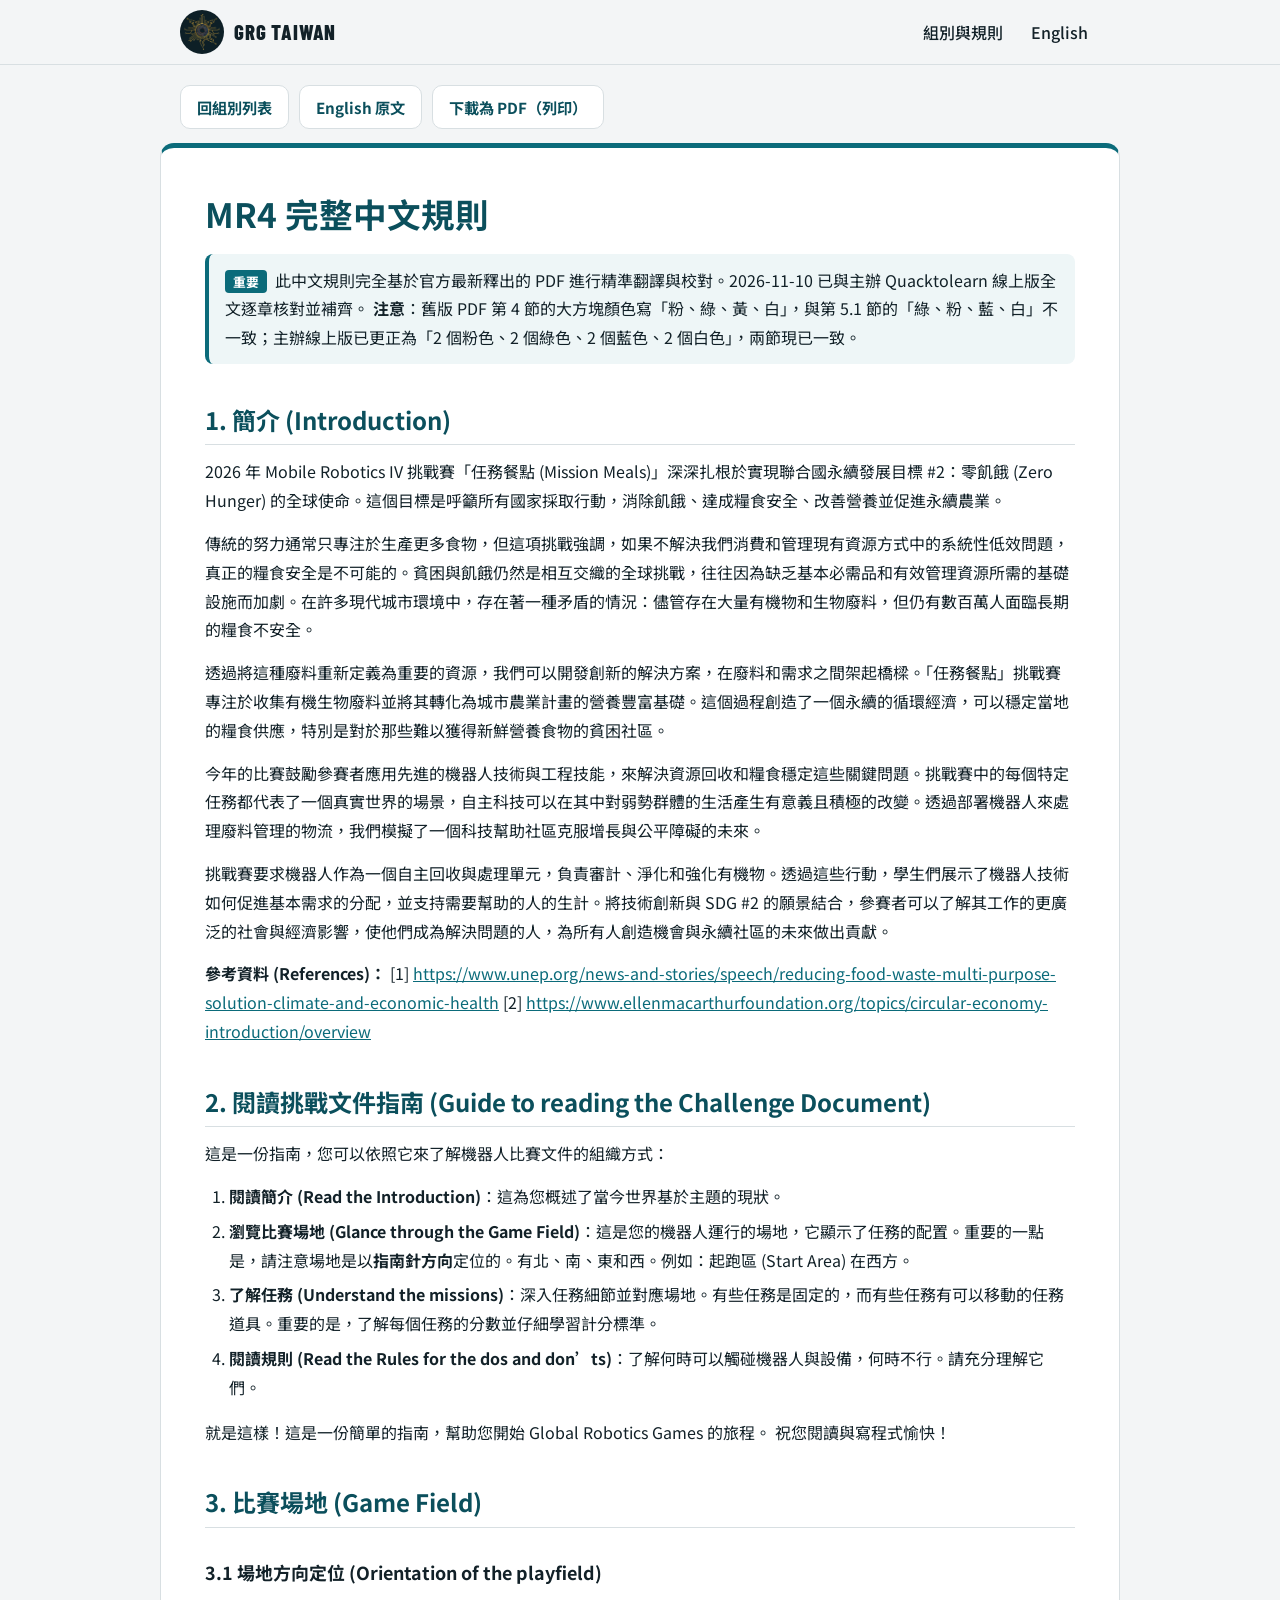
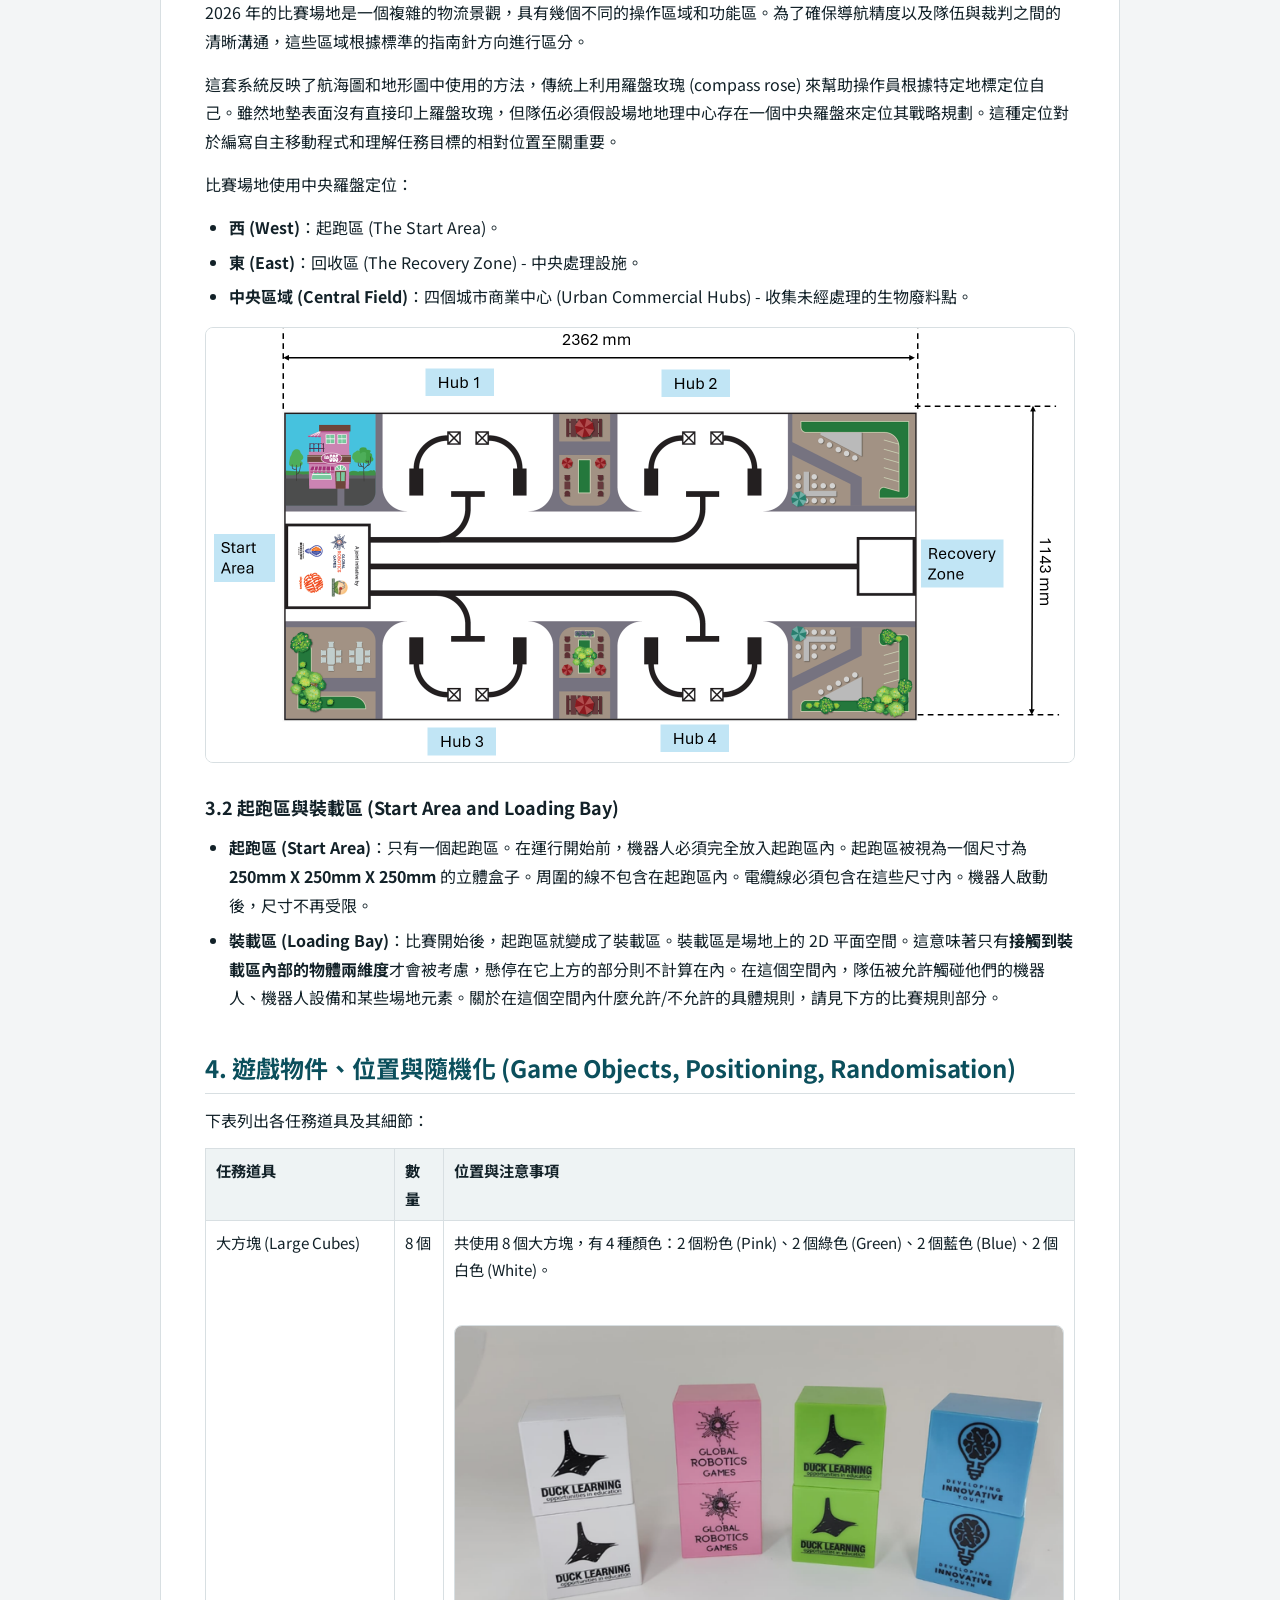
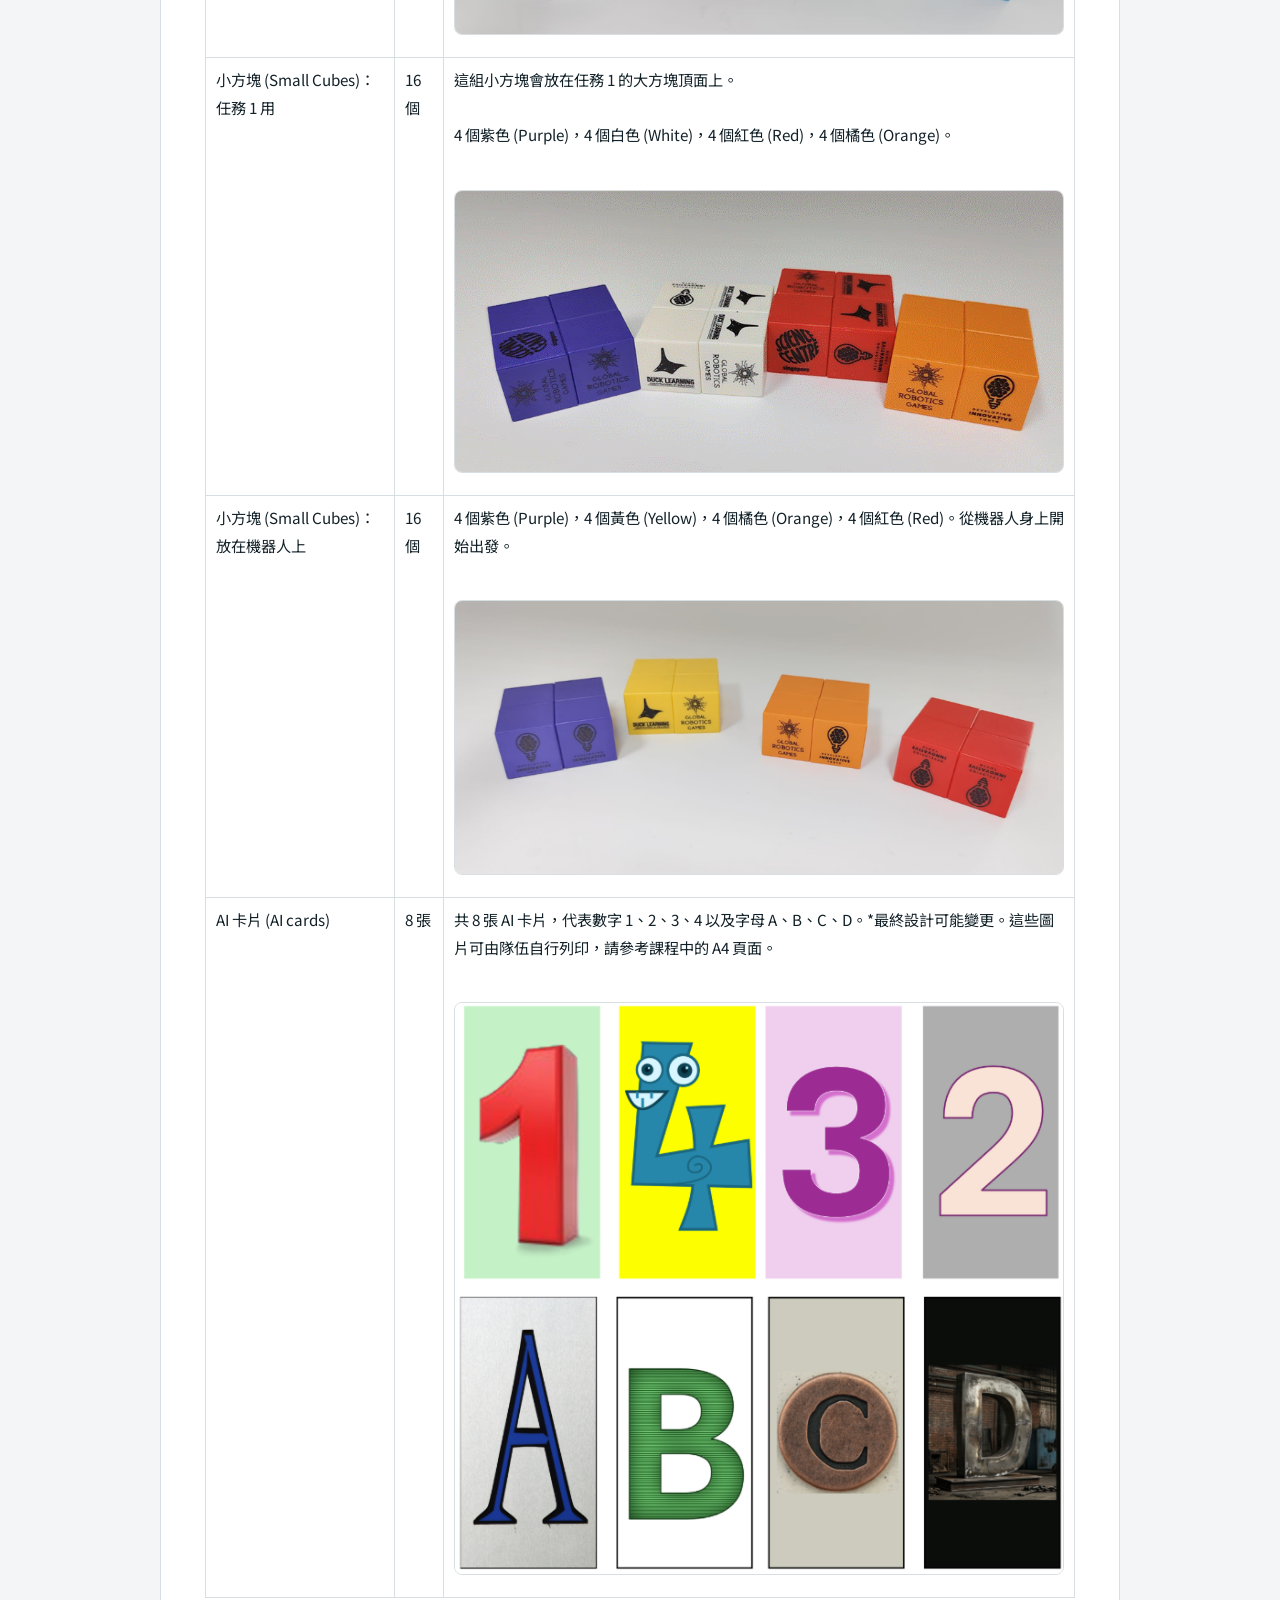
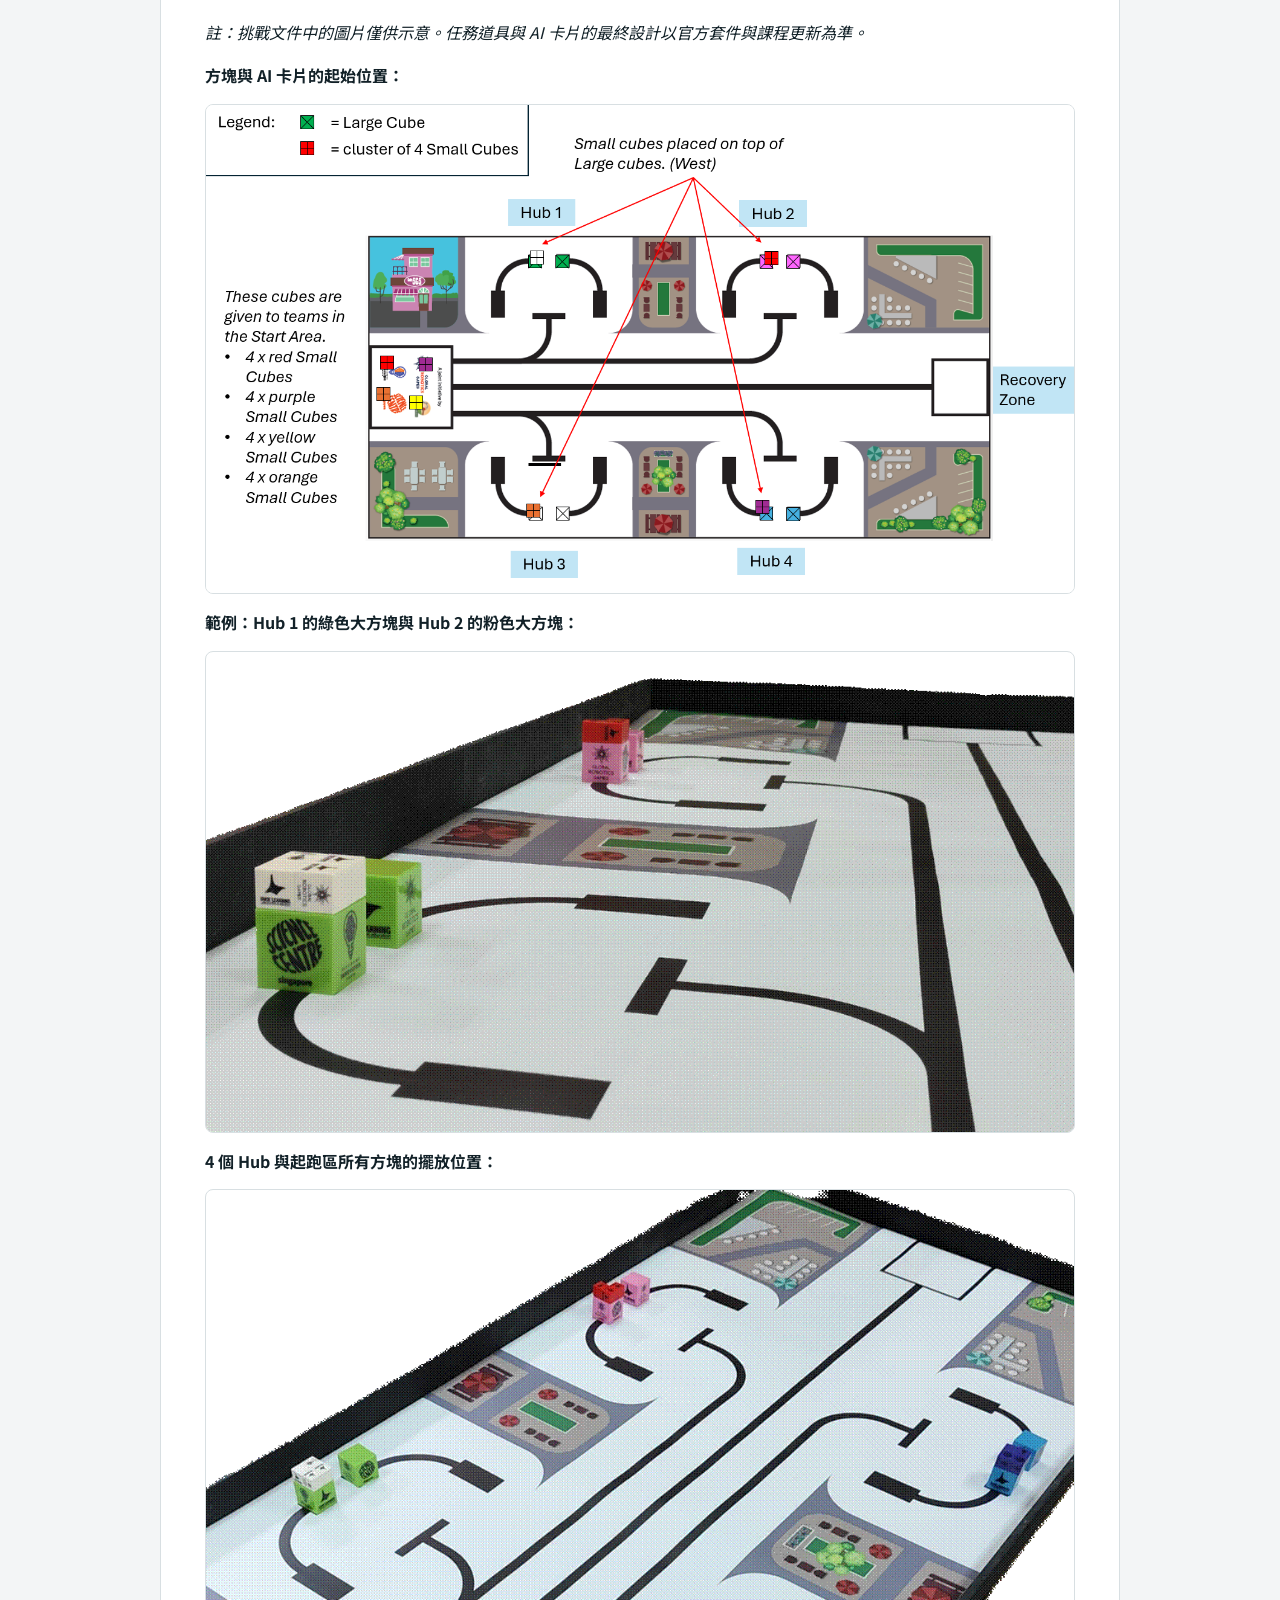
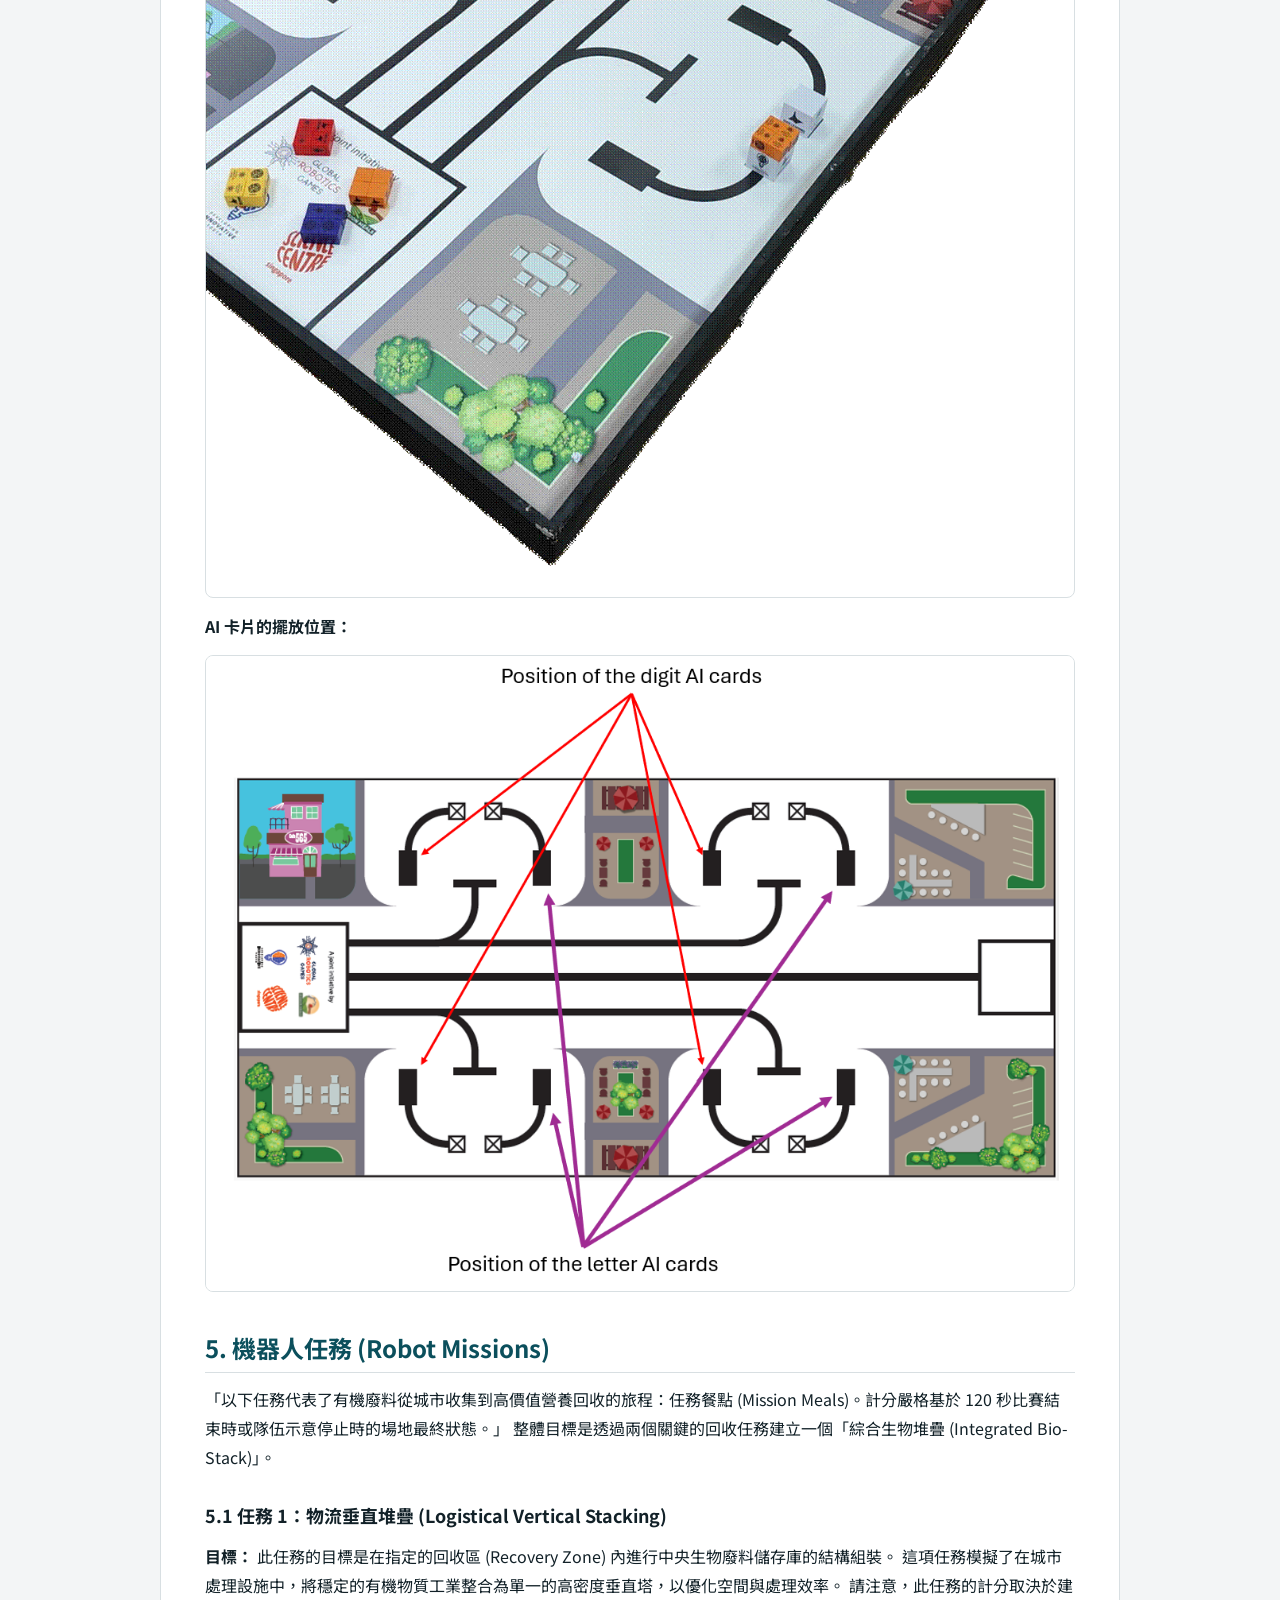
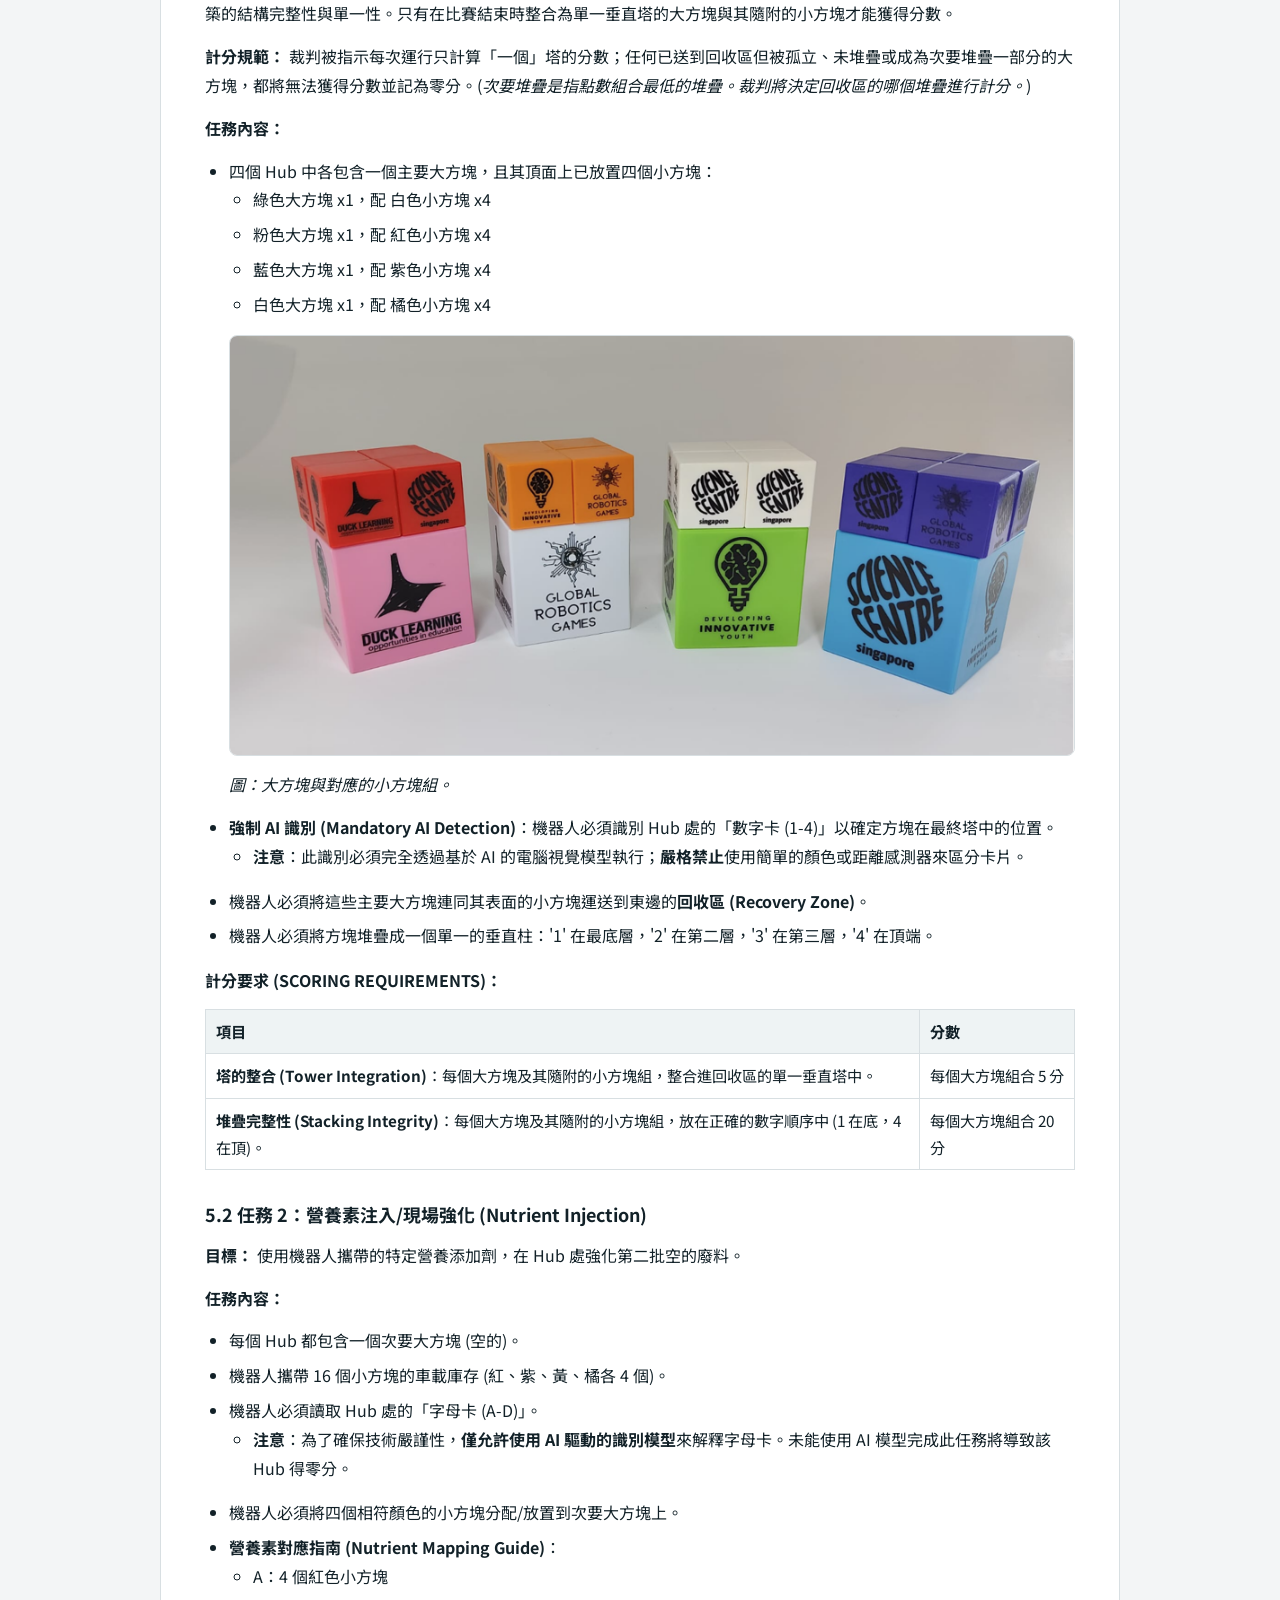
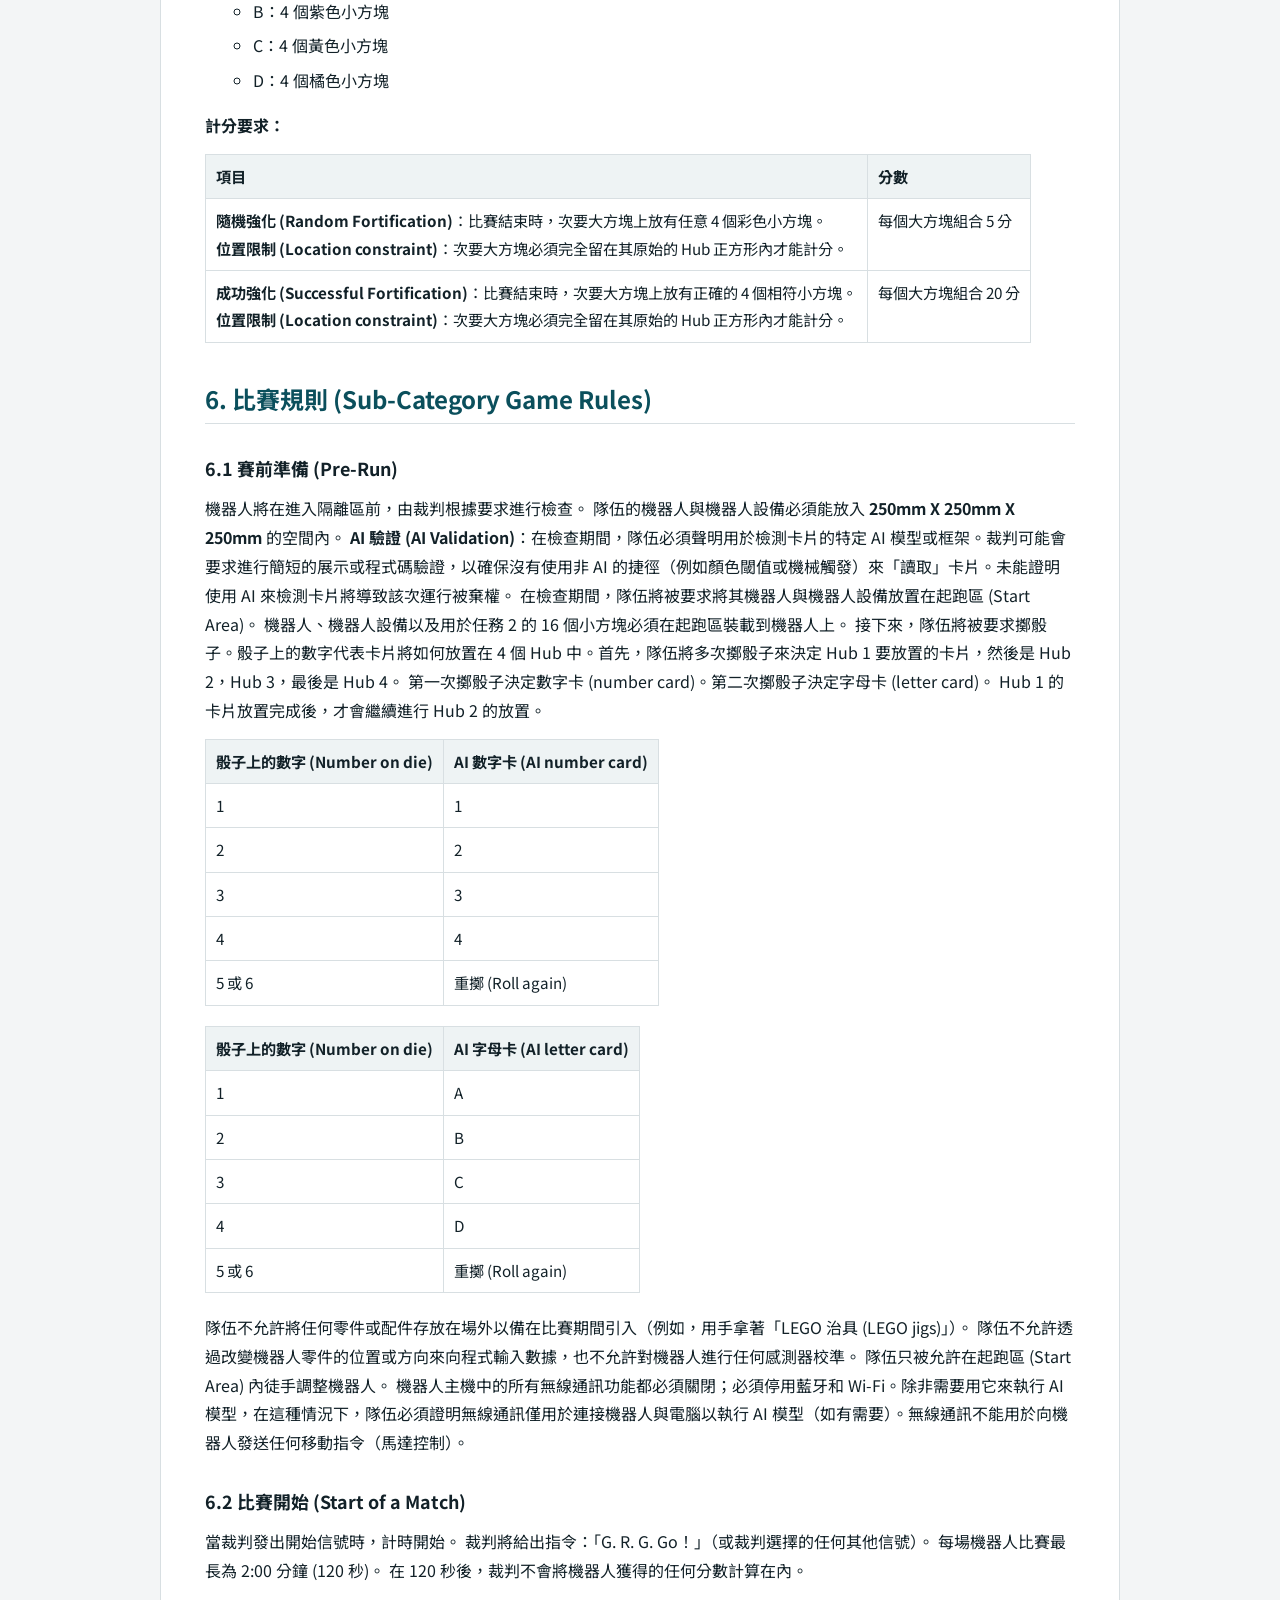
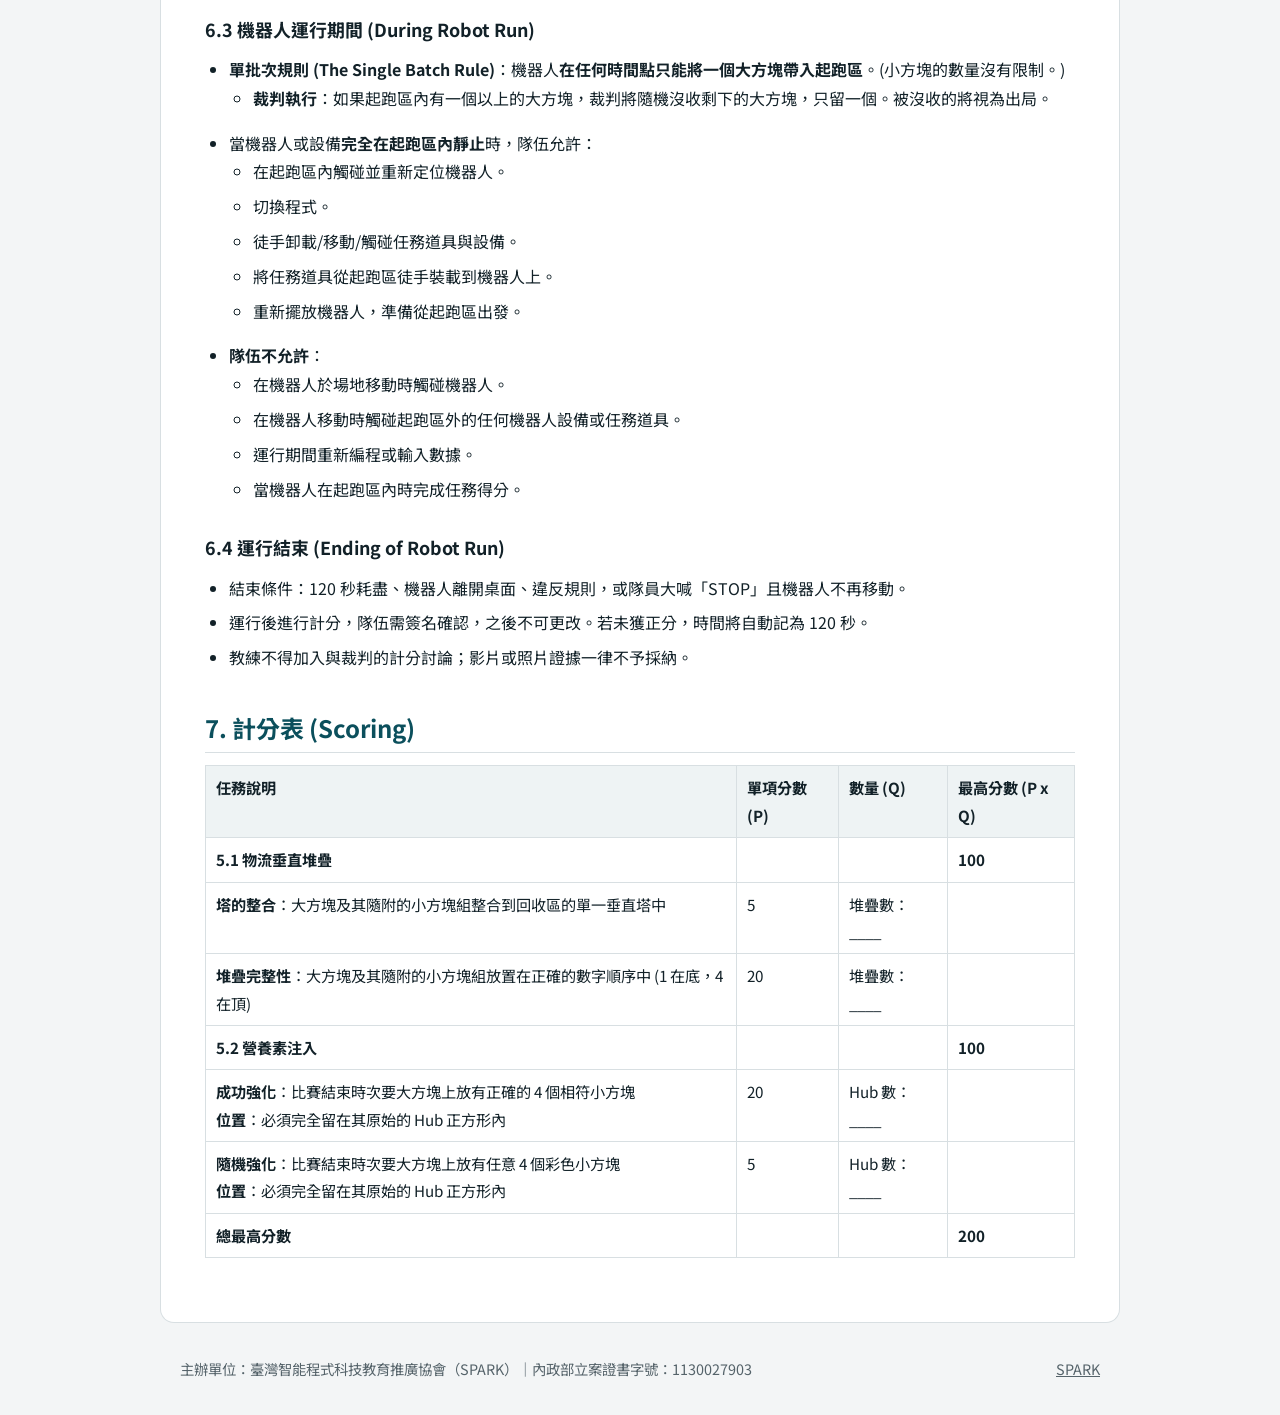
<file: rules/mr4_rules.html>
<!DOCTYPE html>
<html lang="zh-Hant-TW">
<head>
    <meta charset="UTF-8">
    <meta name="viewport" content="width=device-width, initial-scale=1.0">
    <title>GRG 2026 - MR4 (大專與青年組) 完整競賽規則 | Global Robotics Games Taiwan</title>
    <meta name="description" content="2026 Global Robotics Games (GRG) 台灣賽區 MR4 (大專與青年組) 詳細競賽規則、年齡規範、器材限制、任務場地圖與評分標準說明。">
    <meta name="keywords" content="GRG, GRG 2026, MR4 (大專與青年組), Global Robotics Games, 競賽規則, 機器人比賽, SPARK, 臺灣智能程式科技教育推廣協會">
    <meta name="robots" content="index, follow">

    <!-- Canonical URL -->
    <link rel="canonical" href="https://global-robotics-games-taiwan.github.io/rules/mr4_rules.html">

    <!-- Open Graph / Social -->
    <meta property="og:type" content="article">
    <meta property="og:url" content="https://global-robotics-games-taiwan.github.io/rules/mr4_rules.html">
    <meta property="og:title" content="GRG 2026 - MR4 (大專與青年組) 完整競賽規則 | Global Robotics Games Taiwan">
    <meta property="og:description" content="2026 Global Robotics Games (GRG) 台灣賽區 MR4 (大專與青年組) 詳細規範與計分指南。">
    <meta property="og:image" content="https://global-robotics-games-taiwan.github.io/img/grg-singapore-2024.jpg">

    <!-- Schema.org Breadcrumbs & Article for SEO & AI Search Engines -->
    <script type="application/ld+json">
    {
      "@context": "https://schema.org",
      "@type": "BreadcrumbList",
      "itemListElement": [
        {
          "@type": "ListItem",
          "position": 1,
          "name": "GRG Taiwan 首頁",
          "item": "https://global-robotics-games-taiwan.github.io/"
        },
        {
          "@type": "ListItem",
          "position": 2,
          "name": "競賽規則",
          "item": "https://global-robotics-games-taiwan.github.io/#rules"
        },
        {
          "@type": "ListItem",
          "position": 3,
          "name": "MR4 (大專與青年組)",
          "item": "https://global-robotics-games-taiwan.github.io/rules/mr4_rules.html"
        }
      ]
    }
    </script>

    <link rel="preconnect" href="https://fonts.googleapis.com">
<link rel="preconnect" href="https://fonts.gstatic.com" crossorigin>
<link rel="preload" as="style" href="https://fonts.googleapis.com/css2?family=Noto+Sans+TC:wght@400;500;700;900&amp;family=Barlow+Condensed:wght@600;800&amp;display=swap">
<link rel="stylesheet" href="https://fonts.googleapis.com/css2?family=Noto+Sans+TC:wght@400;500;700;900&amp;family=Barlow+Condensed:wght@600;800&amp;display=swap" media="print" onload="this.media='all'">
<noscript><link rel="stylesheet" href="https://fonts.googleapis.com/css2?family=Noto+Sans+TC:wght@400;500;700;900&amp;family=Barlow+Condensed:wght@600;800&amp;display=swap"></noscript>
<link rel="stylesheet" href="../css/rules.css">
<meta name="theme-color" content="#0b4f5c">
<link rel="icon" type="image/png" sizes="192x192" href="../img/favicon-192.png">
<link rel="apple-touch-icon" href="../img/apple-touch-icon.png">
<script async src="https://www.googletagmanager.com/gtag/js?id=G-00G74KLXL7"></script>
<script>window.dataLayer=window.dataLayer||[];function gtag(){dataLayer.push(arguments);}gtag('js',new Date());gtag('config','G-00G74KLXL7');</script>
</head>
<body>
<a class="skip" href="#content">跳到規則內文</a>
<header class="top"><div class="in"><a class="brand" href="../index.html"><span class="b"><img src="../img/grg-mark.png" width="160" height="160" alt="GRG Taiwan 首頁"></span><b>GRG TAIWAN</b></a><nav aria-label="規則頁選單"><a href="../index.html#groups">組別與規則</a><a href="mr4_rules_en.html">English</a></nav></div></header>
<div class="tools no-print"><a href="../index.html#groups">回組別列表</a><a href="mr4_rules_en.html">English 原文</a><button type="button" onclick="window.print()">下載為 PDF（列印）</button></div>
<main class="rules-doc" id="content"><h1 id="mr4-完整中文規則">MR4 完整中文規則</h1>
<blockquote class="c-IMPORTANT"><p><span class="lbl">重要</span>此中文規則完全基於官方最新釋出的 PDF 進行精準翻譯與校對。2026-11-10 已與主辦 Quacktolearn 線上版全文逐章核對並補齊。
<strong>注意</strong>：舊版 PDF 第 4 節的大方塊顏色寫「粉、綠、黃、白」，與第 5.1 節的「綠、粉、藍、白」不一致；主辦線上版已更正為「2 個粉色、2 個綠色、2 個藍色、2 個白色」，兩節現已一致。</p>
</blockquote>
<h2 id="1-簡介-introduction">1. 簡介 (Introduction)</h2>
<p>2026 年 Mobile Robotics IV 挑戰賽「任務餐點 (Mission Meals)」深深扎根於實現聯合國永續發展目標 #2：零飢餓 (Zero Hunger) 的全球使命。這個目標是呼籲所有國家採取行動，消除飢餓、達成糧食安全、改善營養並促進永續農業。</p>
<p>傳統的努力通常只專注於生產更多食物，但這項挑戰強調，如果不解決我們消費和管理現有資源方式中的系統性低效問題，真正的糧食安全是不可能的。貧困與飢餓仍然是相互交織的全球挑戰，往往因為缺乏基本必需品和有效管理資源所需的基礎設施而加劇。在許多現代城市環境中，存在著一種矛盾的情況：儘管存在大量有機物和生物廢料，但仍有數百萬人面臨長期的糧食不安全。</p>
<p>透過將這種廢料重新定義為重要的資源，我們可以開發創新的解決方案，在廢料和需求之間架起橋樑。「任務餐點」挑戰賽專注於收集有機生物廢料並將其轉化為城市農業計畫的營養豐富基礎。這個過程創造了一個永續的循環經濟，可以穩定當地的糧食供應，特別是對於那些難以獲得新鮮營養食物的貧困社區。</p>
<p>今年的比賽鼓勵參賽者應用先進的機器人技術與工程技能，來解決資源回收和糧食穩定這些關鍵問題。挑戰賽中的每個特定任務都代表了一個真實世界的場景，自主科技可以在其中對弱勢群體的生活產生有意義且積極的改變。透過部署機器人來處理廢料管理的物流，我們模擬了一個科技幫助社區克服增長與公平障礙的未來。</p>
<p>挑戰賽要求機器人作為一個自主回收與處理單元，負責審計、淨化和強化有機物。透過這些行動，學生們展示了機器人技術如何促進基本需求的分配，並支持需要幫助的人的生計。將技術創新與 SDG #2 的願景結合，參賽者可以了解其工作的更廣泛的社會與經濟影響，使他們成為解決問題的人，為所有人創造機會與永續社區的未來做出貢獻。</p>
<p><strong>參考資料 (References)：</strong>
[1] <a href="https://www.unep.org/news-and-stories/speech/reducing-food-waste-multi-purpose-solution-climate-and-economic-health">https://www.unep.org/news-and-stories/speech/reducing-food-waste-multi-purpose-solution-climate-and-economic-health</a>
[2] <a href="https://www.ellenmacarthurfoundation.org/topics/circular-economy-introduction/overview">https://www.ellenmacarthurfoundation.org/topics/circular-economy-introduction/overview</a></p>
<h2 id="2-閱讀挑戰文件指南-guide-to-reading-the-challenge-document">2. 閱讀挑戰文件指南 (Guide to reading the Challenge Document)</h2>
<p>這是一份指南，您可以依照它來了解機器人比賽文件的組織方式：</p>
<ol>
<li><strong>閱讀簡介 (Read the Introduction)</strong>：這為您概述了當今世界基於主題的現狀。</li>
<li><strong>瀏覽比賽場地 (Glance through the Game Field)</strong>：這是您的機器人運行的場地，它顯示了任務的配置。重要的一點是，請注意場地是以<strong>指南針方向</strong>定位的。有北、南、東和西。例如：起跑區 (Start Area) 在西方。</li>
<li><strong>了解任務 (Understand the missions)</strong>：深入任務細節並對應場地。有些任務是固定的，而有些任務有可以移動的任務道具。重要的是，了解每個任務的分數並仔細學習計分標準。</li>
<li><strong>閱讀規則 (Read the Rules for the dos and don’ts)</strong>：了解何時可以觸碰機器人與設備，何時不行。請充分理解它們。</li>
</ol>
<p>就是這樣！這是一份簡單的指南，幫助您開始 Global Robotics Games 的旅程。
祝您閱讀與寫程式愉快！</p>
<h2 id="3-比賽場地-game-field">3. 比賽場地 (Game Field)</h2>
<h3 id="31-場地方向定位-orientation-of-the-playfield">3.1 場地方向定位 (Orientation of the playfield)</h3>
<p>2026 年的比賽場地是一個複雜的物流景觀，具有幾個不同的操作區域和功能區。為了確保導航精度以及隊伍與裁判之間的清晰溝通，這些區域根據標準的指南針方向進行區分。</p>
<p>這套系統反映了航海圖和地形圖中使用的方​​法，傳統上利用羅盤玫瑰 (compass rose) 來幫助操作員根據特定地標定位自己。雖然地墊表面沒有直接印上羅盤玫瑰，但隊伍必須假設場地地理中心存在一個中央羅盤來定位其戰略規劃。這種定位對於編寫自主移動程式和理解任務目標的相對位置至關重要。</p>
<p>比賽場地使用中央羅盤定位：</p>
<ul>
<li><strong>西 (West)</strong>：起跑區 (The Start Area)。</li>
<li><strong>東 (East)</strong>：回收區 (The Recovery Zone) - 中央處理設施。</li>
<li><strong>中央區域 (Central Field)</strong>：四個城市商業中心 (Urban Commercial Hubs) - 收集未經處理的生物廢料點。</li>
</ul>
<p><img src="../images/rules/MR4_inline_image__2_.png" alt="比賽場地全圖"></p>
<h3 id="32-起跑區與裝載區-start-area-and-loading-bay">3.2 起跑區與裝載區 (Start Area and Loading Bay)</h3>
<ul>
<li><strong>起跑區 (Start Area)</strong>：只有一個起跑區。在運行開始前，機器人必須完全放入起跑區內。起跑區被視為一個尺寸為 <strong>250mm X 250mm X 250mm</strong> 的立體盒子。周圍的線不包含在起跑區內。電纜線必須包含在這些尺寸內。機器人啟動後，尺寸不再受限。</li>
<li><strong>裝載區 (Loading Bay)</strong>：比賽開始後，起跑區就變成了裝載區。裝載區是場地上的 2D 平面空間。這意味著只有<strong>接觸到裝載區內部的物體兩維度</strong>才會被考慮，懸停在它上方的部分則不計算在內。在這個空間內，隊伍被允許觸碰他們的機器人、機器人設備和某些場地元素。關於在這個空間內什麼允許/不允許的具體規則，請見下方的比賽規則部分。</li>
</ul>
<h2 id="4-遊戲物件、位置與隨機化-game-objects-positioning-randomisation">4. 遊戲物件、位置與隨機化 (Game Objects, Positioning, Randomisation)</h2>
<p>下表列出各任務道具及其細節：</p>
<table>
<thead>
<tr>
<th>任務道具</th>
<th>數量</th>
<th>位置與注意事項</th>
</tr>
</thead>
<tbody><tr>
<td>大方塊 (Large Cubes)</td>
<td>8 個</td>
<td>共使用 8 個大方塊，有 4 種顏色：2 個粉色 (Pink)、2 個綠色 (Green)、2 個藍色 (Blue)、2 個白色 (White)。<br><br><img src="../images/rules/MR4_image1.png" alt="大方塊" height="150"></td>
</tr>
<tr>
<td>小方塊 (Small Cubes)：任務 1 用</td>
<td>16 個</td>
<td>這組小方塊會放在任務 1 的大方塊頂面上。<br><br>4 個紫色 (Purple)，4 個白色 (White)，4 個紅色 (Red)，4 個橘色 (Orange)。<br><br><img src="../images/rules/MR4_blobid0.png" alt="任務 1 用小方塊" height="150"></td>
</tr>
<tr>
<td>小方塊 (Small Cubes)：放在機器人上</td>
<td>16 個</td>
<td>4 個紫色 (Purple)，4 個黃色 (Yellow)，4 個橘色 (Orange)，4 個紅色 (Red)。從機器人身上開始出發。<br><br><img src="../images/rules/MR4_27_image2.png" alt="從機器人身上出發的小方塊" height="150"></td>
</tr>
<tr>
<td>AI 卡片 (AI cards)</td>
<td>8 張</td>
<td>共 8 張 AI 卡片，代表數字 1、2、3、4 以及字母 A、B、C、D。*最終設計可能變更。這些圖片可由隊伍自行列印，請參考課程中的 A4 頁面。<br><br><img src="../images/rules/MR4_inline_image.png" alt="AI 卡片" height="200"></td>
</tr>
</tbody></table>
<p><em>註：挑戰文件中的圖片僅供示意。任務道具與 AI 卡片的最終設計以官方套件與課程更新為準。</em></p>
<p><strong>方塊與 AI 卡片的起始位置：</strong></p>
<p><img src="../images/rules/MR4_image5.png" alt="方塊與 AI 卡片的起始位置"></p>
<p><strong>範例：Hub 1 的綠色大方塊與 Hub 2 的粉色大方塊：</strong></p>
<p><img src="../images/rules/MR4_blobid1.png" alt="範例：Hub 1 的綠色大方塊與 Hub 2 的粉色大方塊"></p>
<p><strong>4 個 Hub 與起跑區所有方塊的擺放位置：</strong></p>
<p><img src="../images/rules/MR4_blobid2.png" alt="4 個 Hub 與起跑區所有方塊的擺放位置"></p>
<p><strong>AI 卡片的擺放位置：</strong></p>
<p><img src="../images/rules/MR4_image6.png" alt="AI 卡片的擺放位置"></p>
<h2 id="5-機器人任務-robot-missions">5. 機器人任務 (Robot Missions)</h2>
<p>「以下任務代表了有機廢料從城市收集到高價值營養回收的旅程：任務餐點 (Mission Meals)。計分嚴格基於 120 秒比賽結束時或隊伍示意停止時的場地最終狀態。」
整體目標是透過兩個關鍵的回收任務建立一個「綜合生物堆疊 (Integrated Bio-Stack)」。</p>
<h3 id="51-任務-1：物流垂直堆疊-logistical-vertical-stacking">5.1 任務 1：物流垂直堆疊 (Logistical Vertical Stacking)</h3>
<p><strong>目標：</strong> 此任務的目標是在指定的回收區 (Recovery Zone) 內進行中央生物廢料儲存庫的結構組裝。
這項任務模擬了在城市處理設施中，將穩定的有機物質工業整合為單一的高密度垂直塔，以優化空間與處理效率。
請注意，此任務的計分取決於建築的結構完整性與單一性。只有在比賽結束時整合為單一垂直塔的大方塊與其隨附的小方塊才能獲得分數。</p>
<p><strong>計分規範：</strong>
裁判被指示每次運行只計算「一個」塔的分數；任何已送到回收區但被孤立、未堆疊或成為次要堆疊一部分的大方塊，都將無法獲得分數並記為零分。(<em>次要堆疊是指點數組合最低的堆疊。裁判將決定回收區的哪個堆疊進行計分。</em>)</p>
<p><strong>任務內容：</strong></p>
<ul>
<li>四個 Hub 中各包含一個主要大方塊，且其頂面上已放置四個小方塊：<ul>
<li>綠色大方塊 x1，配 白色小方塊 x4</li>
<li>粉色大方塊 x1，配 紅色小方塊 x4</li>
<li>藍色大方塊 x1，配 紫色小方塊 x4</li>
<li>白色大方塊 x1，配 橘色小方塊 x4</li>
</ul>
<p><img src="../images/rules/MR4_33_image.png" alt="大方塊與對應的小方塊組">
<em>圖：大方塊與對應的小方塊組。</em></p>
</li>
<li><strong>強制 AI 識別 (Mandatory AI Detection)</strong>：機器人必須識別 Hub 處的「數字卡 (1-4)」以確定方塊在最終塔中的位置。<ul>
<li><strong>注意</strong>：此識別必須完全透過基於 AI 的電腦視覺模型執行；<strong>嚴格禁止</strong>使用簡單的顏色或距離感測器來區分卡片。</li>
</ul>
</li>
<li>機器人必須將這些主要大方塊連同其表面的小方塊運送到東邊的<strong>回收區 (Recovery Zone)</strong>。</li>
<li>機器人必須將方塊堆疊成一個單一的垂直柱：&#39;1&#39; 在最底層，&#39;2&#39; 在第二層，&#39;3&#39; 在第三層，&#39;4&#39; 在頂端。</li>
</ul>
<p><strong>計分要求 (SCORING REQUIREMENTS)：</strong></p>
<table>
<thead>
<tr>
<th>項目</th>
<th>分數</th>
</tr>
</thead>
<tbody><tr>
<td><strong>塔的整合 (Tower Integration)</strong>：每個大方塊及其隨附的小方塊組，整合進回收區的單一垂直塔中。</td>
<td>每個大方塊組合 5 分</td>
</tr>
<tr>
<td><strong>堆疊完整性 (Stacking Integrity)</strong>：每個大方塊及其隨附的小方塊組，放在正確的數字順序中 (1 在底，4 在頂)。</td>
<td>每個大方塊組合 20 分</td>
</tr>
</tbody></table>
<h3 id="52-任務-2：營養素注入現場強化-nutrient-injection">5.2 任務 2：營養素注入/現場強化 (Nutrient Injection)</h3>
<p><strong>目標：</strong> 使用機器人攜帶的特定營養添加劑，在 Hub 處強化第二批空的廢料。</p>
<p><strong>任務內容：</strong></p>
<ul>
<li>每個 Hub 都包含一個次要大方塊 (空的)。</li>
<li>機器人攜帶 16 個小方塊的車載庫存 (紅、紫、黃、橘各 4 個)。</li>
<li>機器人必須讀取 Hub 處的「字母卡 (A-D)」。<ul>
<li><strong>注意</strong>：為了確保技術嚴謹性，<strong>僅允許使用 AI 驅動的識別模型</strong>來解釋字母卡。未能使用 AI 模型完成此任務將導致該 Hub 得零分。</li>
</ul>
</li>
<li>機器人必須將四個相符顏色的小方塊分配/放置到次要大方塊上。</li>
<li><strong>營養素對應指南 (Nutrient Mapping Guide)</strong>：<ul>
<li>A：4 個紅色小方塊</li>
<li>B：4 個紫色小方塊</li>
<li>C：4 個黃色小方塊</li>
<li>D：4 個橘色小方塊</li>
</ul>
</li>
</ul>
<p><strong>計分要求：</strong></p>
<table>
<thead>
<tr>
<th>項目</th>
<th>分數</th>
</tr>
</thead>
<tbody><tr>
<td><strong>隨機強化 (Random Fortification)</strong>：比賽結束時，次要大方塊上放有任意 4 個彩色小方塊。<br><strong>位置限制 (Location constraint)</strong>：次要大方塊必須完全留在其原始的 Hub 正方形內才能計分。</td>
<td>每個大方塊組合 5 分</td>
</tr>
<tr>
<td><strong>成功強化 (Successful Fortification)</strong>：比賽結束時，次要大方塊上放有正確的 4 個相符小方塊。<br><strong>位置限制 (Location constraint)</strong>：次要大方塊必須完全留在其原始的 Hub 正方形內才能計分。</td>
<td>每個大方塊組合 20 分</td>
</tr>
</tbody></table>
<h2 id="6-比賽規則-sub-category-game-rules">6. 比賽規則 (Sub-Category Game Rules)</h2>
<h3 id="61-賽前準備-pre-run">6.1 賽前準備 (Pre-Run)</h3>
<p>機器人將在進入隔離區前，由裁判根據要求進行檢查。
隊伍的機器人與機器人設備必須能放入 <strong>250mm X 250mm X 250mm</strong> 的空間內。
<strong>AI 驗證 (AI Validation)</strong>：在檢查期間，隊伍必須聲明用於檢測卡片的特定 AI 模型或框架。裁判可能會要求進行簡短的展示或程式碼驗證，以確保沒有使用非 AI 的捷徑（例如顏色閾值或機械觸發）來「讀取」卡片。未能證明使用 AI 來檢測卡片將導致該次運行被棄權。
在檢查期間，隊伍將被要求將其機器人與機器人設備放置在起跑區 (Start Area)。
機器人、機器人設備以及用於任務 2 的 16 個小方塊必須在起跑區裝載到機器人上。
接下來，隊伍將被要求擲骰子。骰子上的數字代表卡片將如何放置在 4 個 Hub 中。首先，隊伍將多次擲骰子來決定 Hub 1 要放置的卡片，然後是 Hub 2，Hub 3，最後是 Hub 4。
第一次擲骰子決定數字卡 (number card)。第二次擲骰子決定字母卡 (letter card)。
Hub 1 的卡片放置完成後，才會繼續進行 Hub 2 的放置。</p>
<table>
<thead>
<tr>
<th>骰子上的數字 (Number on die)</th>
<th>AI 數字卡 (AI number card)</th>
</tr>
</thead>
<tbody><tr>
<td>1</td>
<td>1</td>
</tr>
<tr>
<td>2</td>
<td>2</td>
</tr>
<tr>
<td>3</td>
<td>3</td>
</tr>
<tr>
<td>4</td>
<td>4</td>
</tr>
<tr>
<td>5 或 6</td>
<td>重擲 (Roll again)</td>
</tr>
</tbody></table>
<table>
<thead>
<tr>
<th>骰子上的數字 (Number on die)</th>
<th>AI 字母卡 (AI letter card)</th>
</tr>
</thead>
<tbody><tr>
<td>1</td>
<td>A</td>
</tr>
<tr>
<td>2</td>
<td>B</td>
</tr>
<tr>
<td>3</td>
<td>C</td>
</tr>
<tr>
<td>4</td>
<td>D</td>
</tr>
<tr>
<td>5 或 6</td>
<td>重擲 (Roll again)</td>
</tr>
</tbody></table>
<p>隊伍不允許將任何零件或配件存放在場外以備在比賽期間引入（例如，用手拿著「LEGO 治具 (LEGO jigs)」）。
隊伍不允許透過改變機器人零件的位置或方向來向程式輸入數據，也不允許對機器人進行任何感測器校準。
隊伍只被允許在起跑區 (Start Area) 內徒手調整機器人。
機器人主機中的所有無線通訊功能都必須關閉；必須停用藍牙和 Wi-Fi。除非需要用它來執行 AI 模型，在這種情況下，隊伍必須證明無線通訊僅用於連接機器人與電腦以執行 AI 模型（如有需要）。無線通訊不能用於向機器人發送任何移動指令（馬達控制）。</p>
<h3 id="62-比賽開始-start-of-a-match">6.2 比賽開始 (Start of a Match)</h3>
<p>當裁判發出開始信號時，計時開始。
裁判將給出指令：「G. R. G. Go！」（或裁判選擇的任何其他信號）。
每場機器人比賽最長為 2:00 分鐘 (120 秒)。
在 120 秒後，裁判不會將機器人獲得的任何分數計算在內。</p>
<h3 id="63-機器人運行期間-during-robot-run">6.3 機器人運行期間 (During Robot Run)</h3>
<ul>
<li><strong>單批次規則 (The Single Batch Rule)</strong>：機器人<strong>在任何時間點只能將一個大方塊帶入起跑區</strong>。(小方塊的數量沒有限制。)<ul>
<li><strong>裁判執行</strong>：如果起跑區內有一個以上的大方塊，裁判將隨機沒收剩下的大方塊，只留一個。被沒收的將視為出局。</li>
</ul>
</li>
<li>當機器人或設備<strong>完全在起跑區內靜止</strong>時，隊伍允許：<ul>
<li>在起跑區內觸碰並重新定位機器人。</li>
<li>切換程式。</li>
<li>徒手卸載/移動/觸碰任務道具與設備。</li>
<li>將任務道具從起跑區徒手裝載到機器人上。</li>
<li>重新擺放機器人，準備從起跑區出發。</li>
</ul>
</li>
<li><strong>隊伍不允許</strong>：<ul>
<li>在機器人於場地移動時觸碰機器人。</li>
<li>在機器人移動時觸碰起跑區外的任何機器人設備或任務道具。</li>
<li>運行期間重新編程或輸入數據。</li>
<li>當機器人在起跑區內時完成任務得分。</li>
</ul>
</li>
</ul>
<h3 id="64-運行結束-ending-of-robot-run">6.4 運行結束 (Ending of Robot Run)</h3>
<ul>
<li>結束條件：120 秒耗盡、機器人離開桌面、違反規則，或隊員大喊「STOP」且機器人不再移動。</li>
<li>運行後進行計分，隊伍需簽名確認，之後不可更改。若未獲正分，時間將自動記為 120 秒。</li>
<li>教練不得加入與裁判的計分討論；影片或照片證據一律不予採納。</li>
</ul>
<h2 id="7-計分表-scoring">7. 計分表 (Scoring)</h2>
<table>
<thead>
<tr>
<th>任務說明</th>
<th>單項分數 (P)</th>
<th>數量 (Q)</th>
<th>最高分數 (P x Q)</th>
</tr>
</thead>
<tbody><tr>
<td><strong>5.1 物流垂直堆疊</strong></td>
<td></td>
<td></td>
<td><strong>100</strong></td>
</tr>
<tr>
<td><strong>塔的整合</strong>：大方塊及其隨附的小方塊組整合到回收區的單一垂直塔中</td>
<td>5</td>
<td>堆疊數：____</td>
<td></td>
</tr>
<tr>
<td><strong>堆疊完整性</strong>：大方塊及其隨附的小方塊組放置在正確的數字順序中 (1 在底，4 在頂)</td>
<td>20</td>
<td>堆疊數：____</td>
<td></td>
</tr>
<tr>
<td><strong>5.2 營養素注入</strong></td>
<td></td>
<td></td>
<td><strong>100</strong></td>
</tr>
<tr>
<td><strong>成功強化</strong>：比賽結束時次要大方塊上放有正確的 4 個相符小方塊<br><strong>位置</strong>：必須完全留在其原始的 Hub 正方形內</td>
<td>20</td>
<td>Hub 數：____</td>
<td></td>
</tr>
<tr>
<td><strong>隨機強化</strong>：比賽結束時次要大方塊上放有任意 4 個彩色小方塊<br><strong>位置</strong>：必須完全留在其原始的 Hub 正方形內</td>
<td>5</td>
<td>Hub 數：____</td>
<td></td>
</tr>
<tr>
<td><strong>總最高分數</strong></td>
<td></td>
<td></td>
<td><strong>200</strong></td>
</tr>
</tbody></table>
</main>
<footer class="site"><div>主辦單位：臺灣智能程式科技教育推廣協會（SPARK）｜內政部立案證書字號：1130027903</div><a href="https://spark-taiwan-association.github.io/">SPARK</a></footer>
<nav class="dock" aria-label="快速操作"><a class="p" href="https://forms.gle/FFsFxDpUoLM1TUwa9">前往報名</a><a class="g" href="https://line.me/ti/g2/XWUYNGvXIzqFgE9b6Z4oTb1_jFIvgsxXs7SCJw?utm_source=invitation&amp;utm_medium=link_copy&amp;utm_campaign=default">加入 LINE</a></nav>
</body>
</html>
</file>
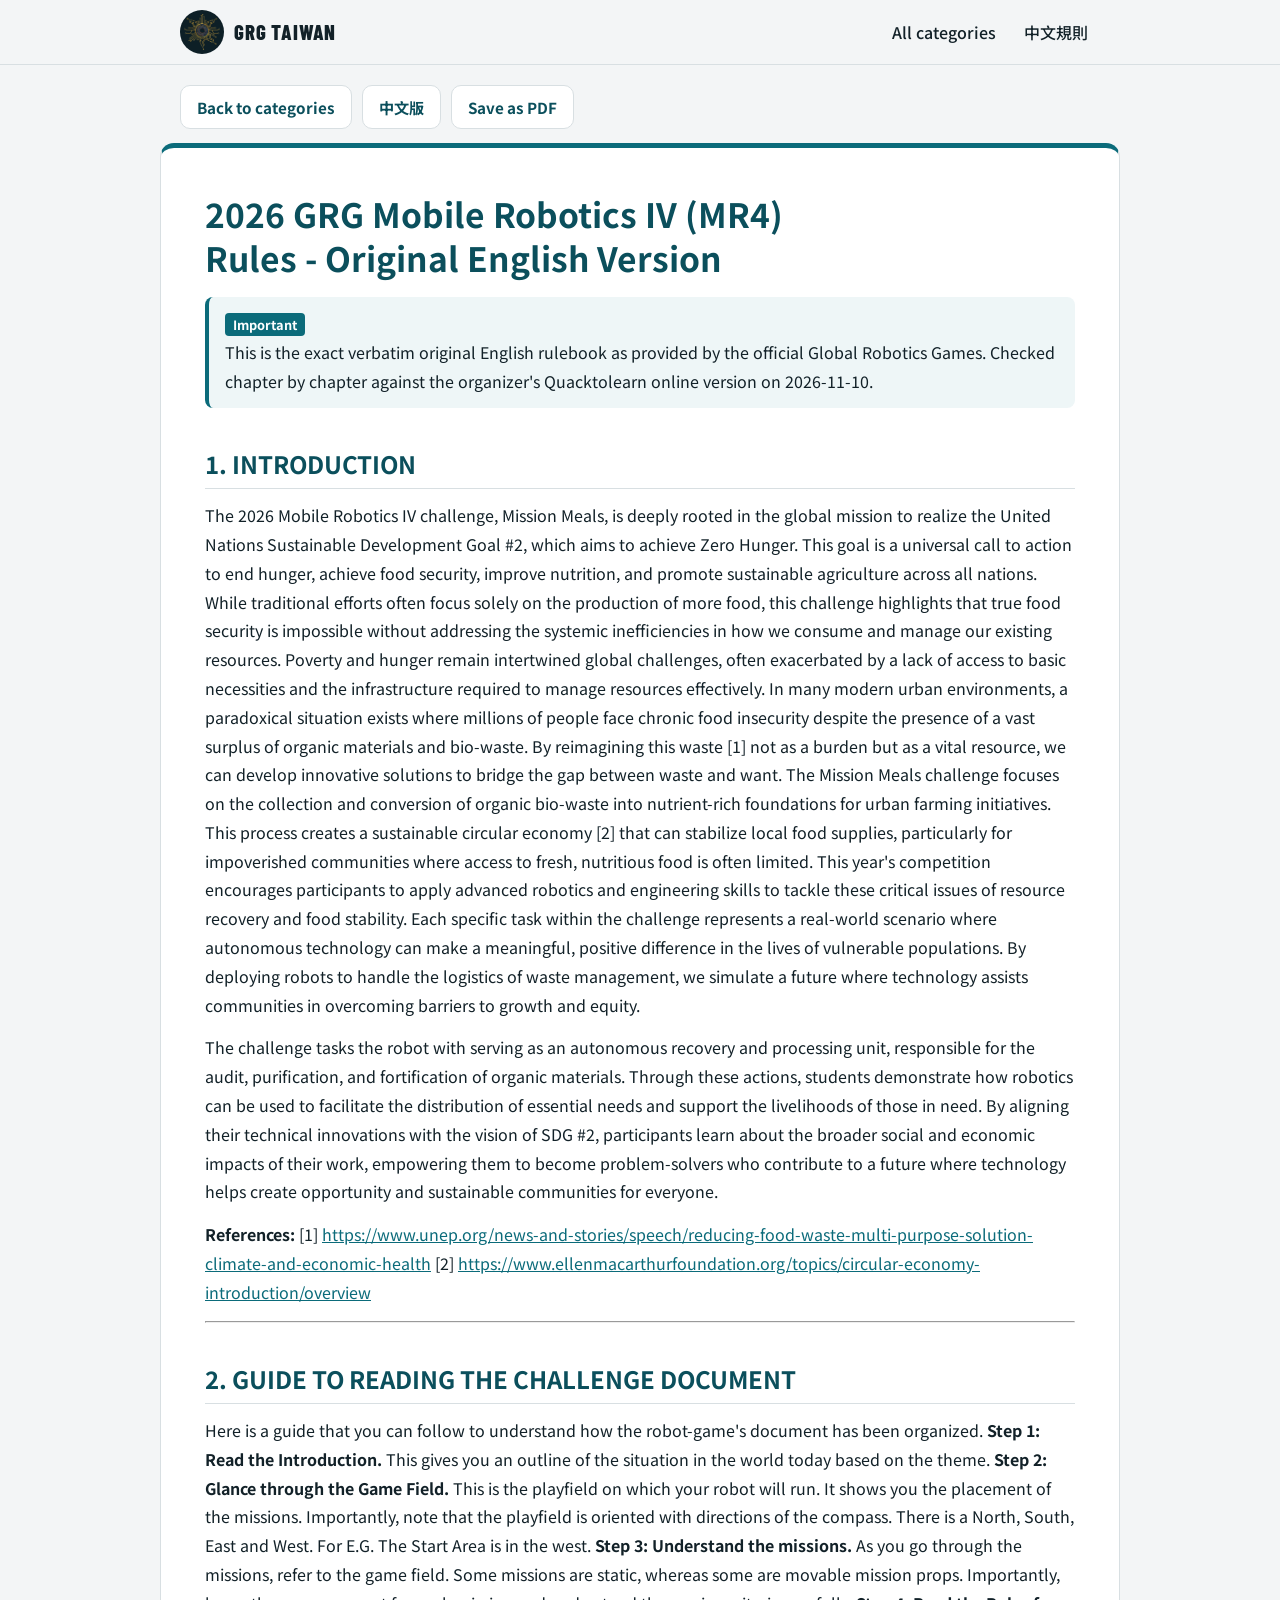
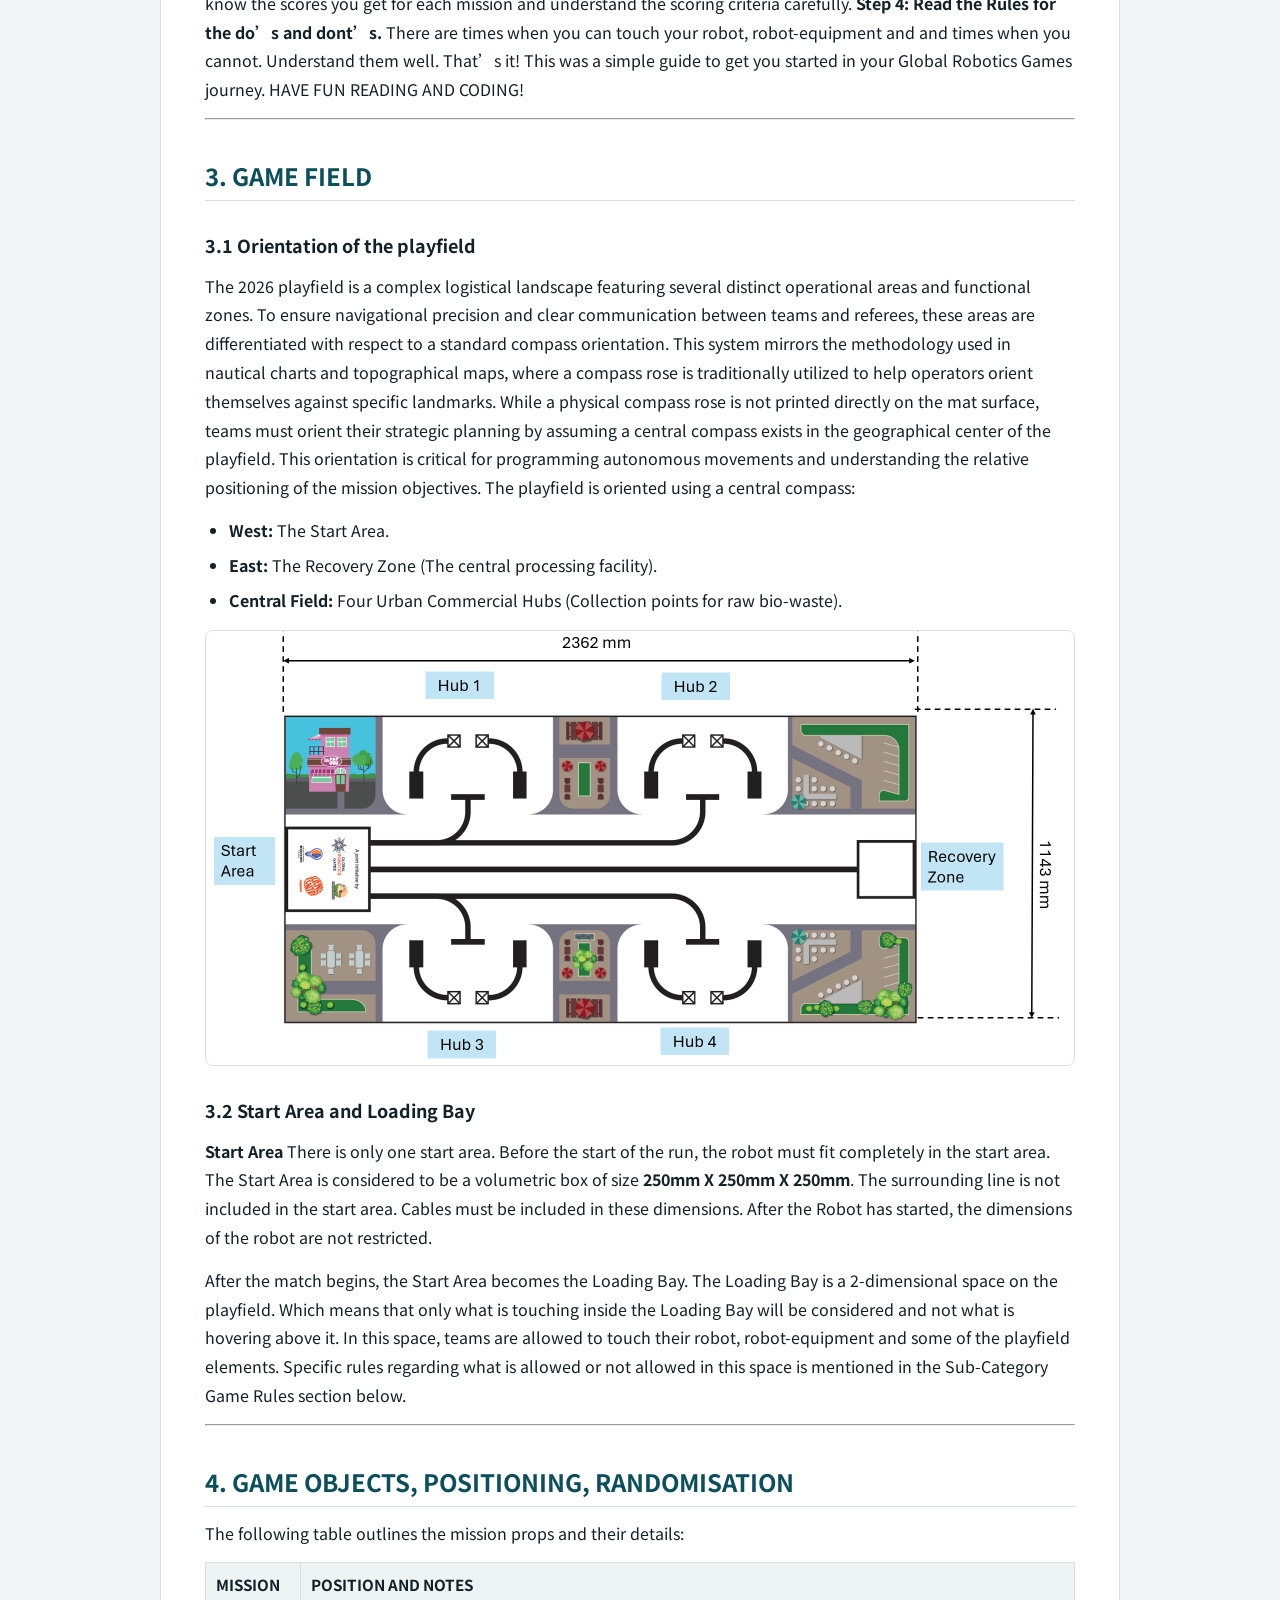
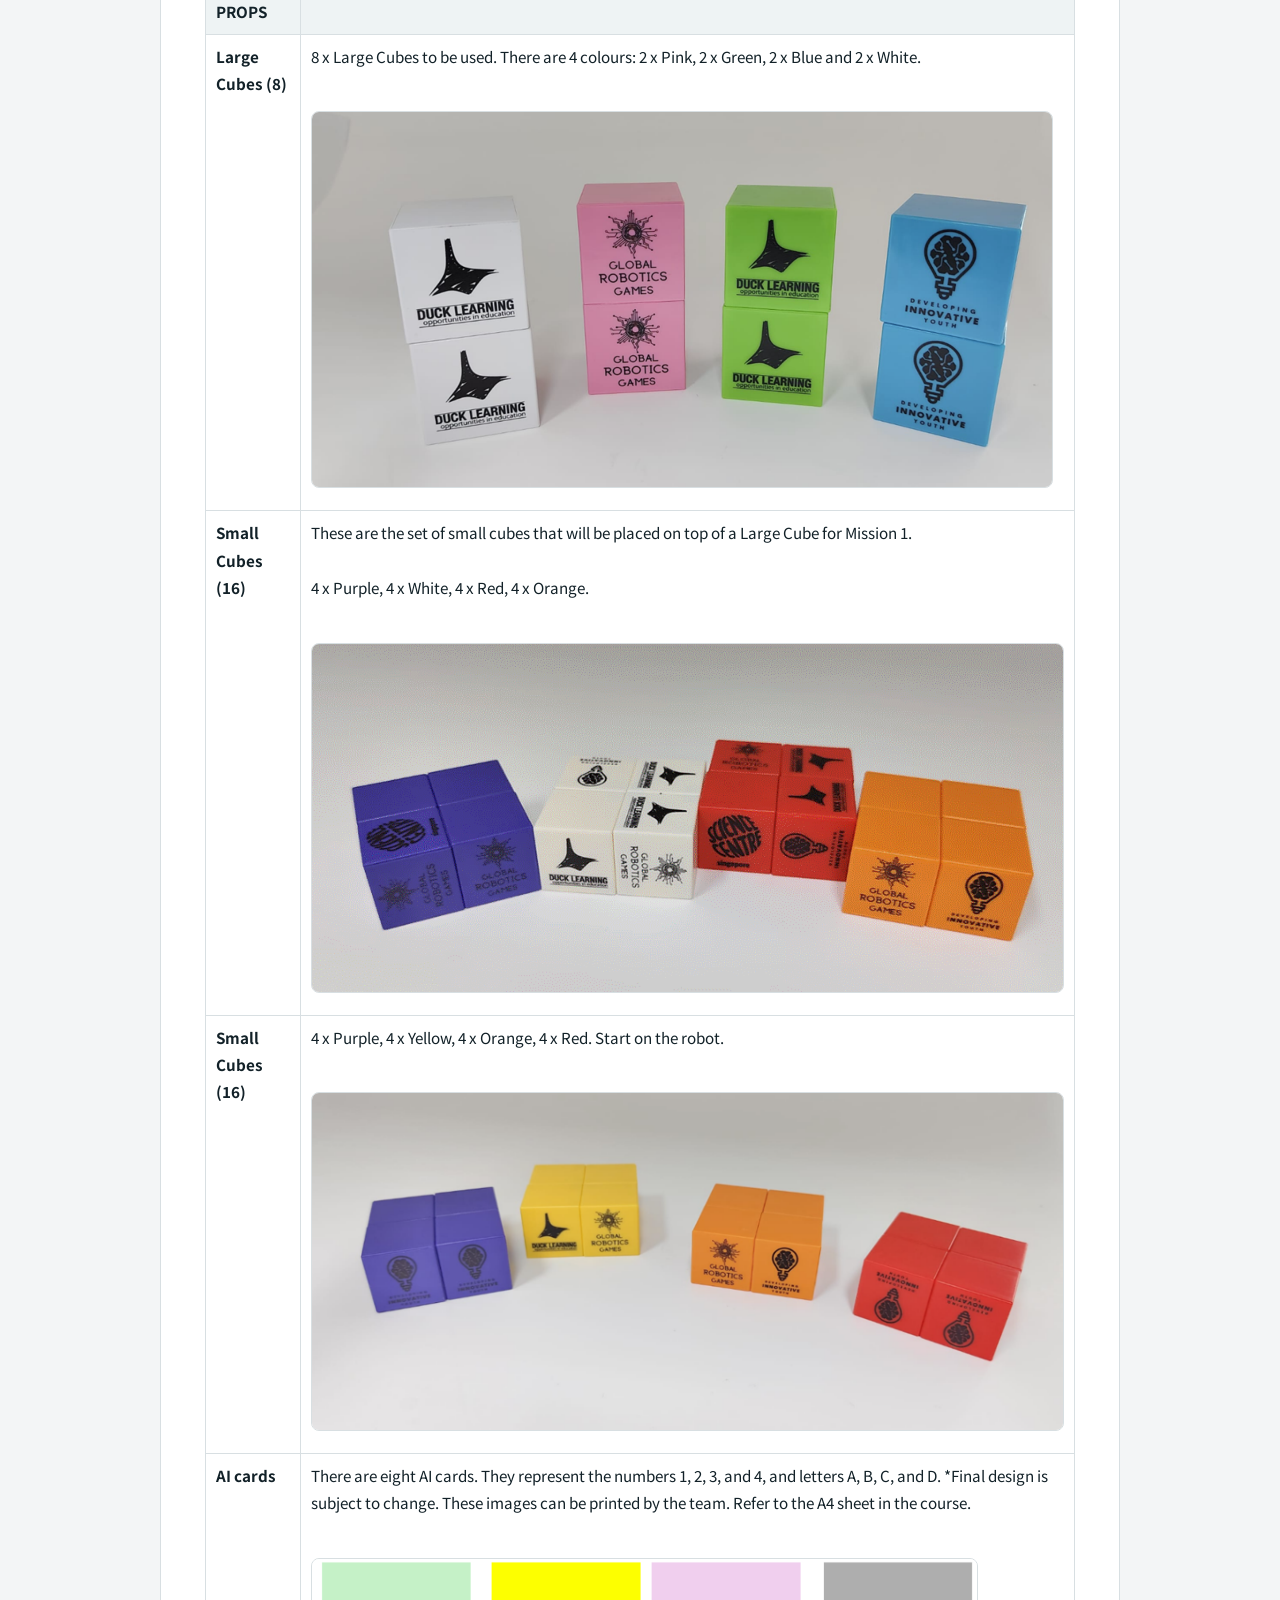
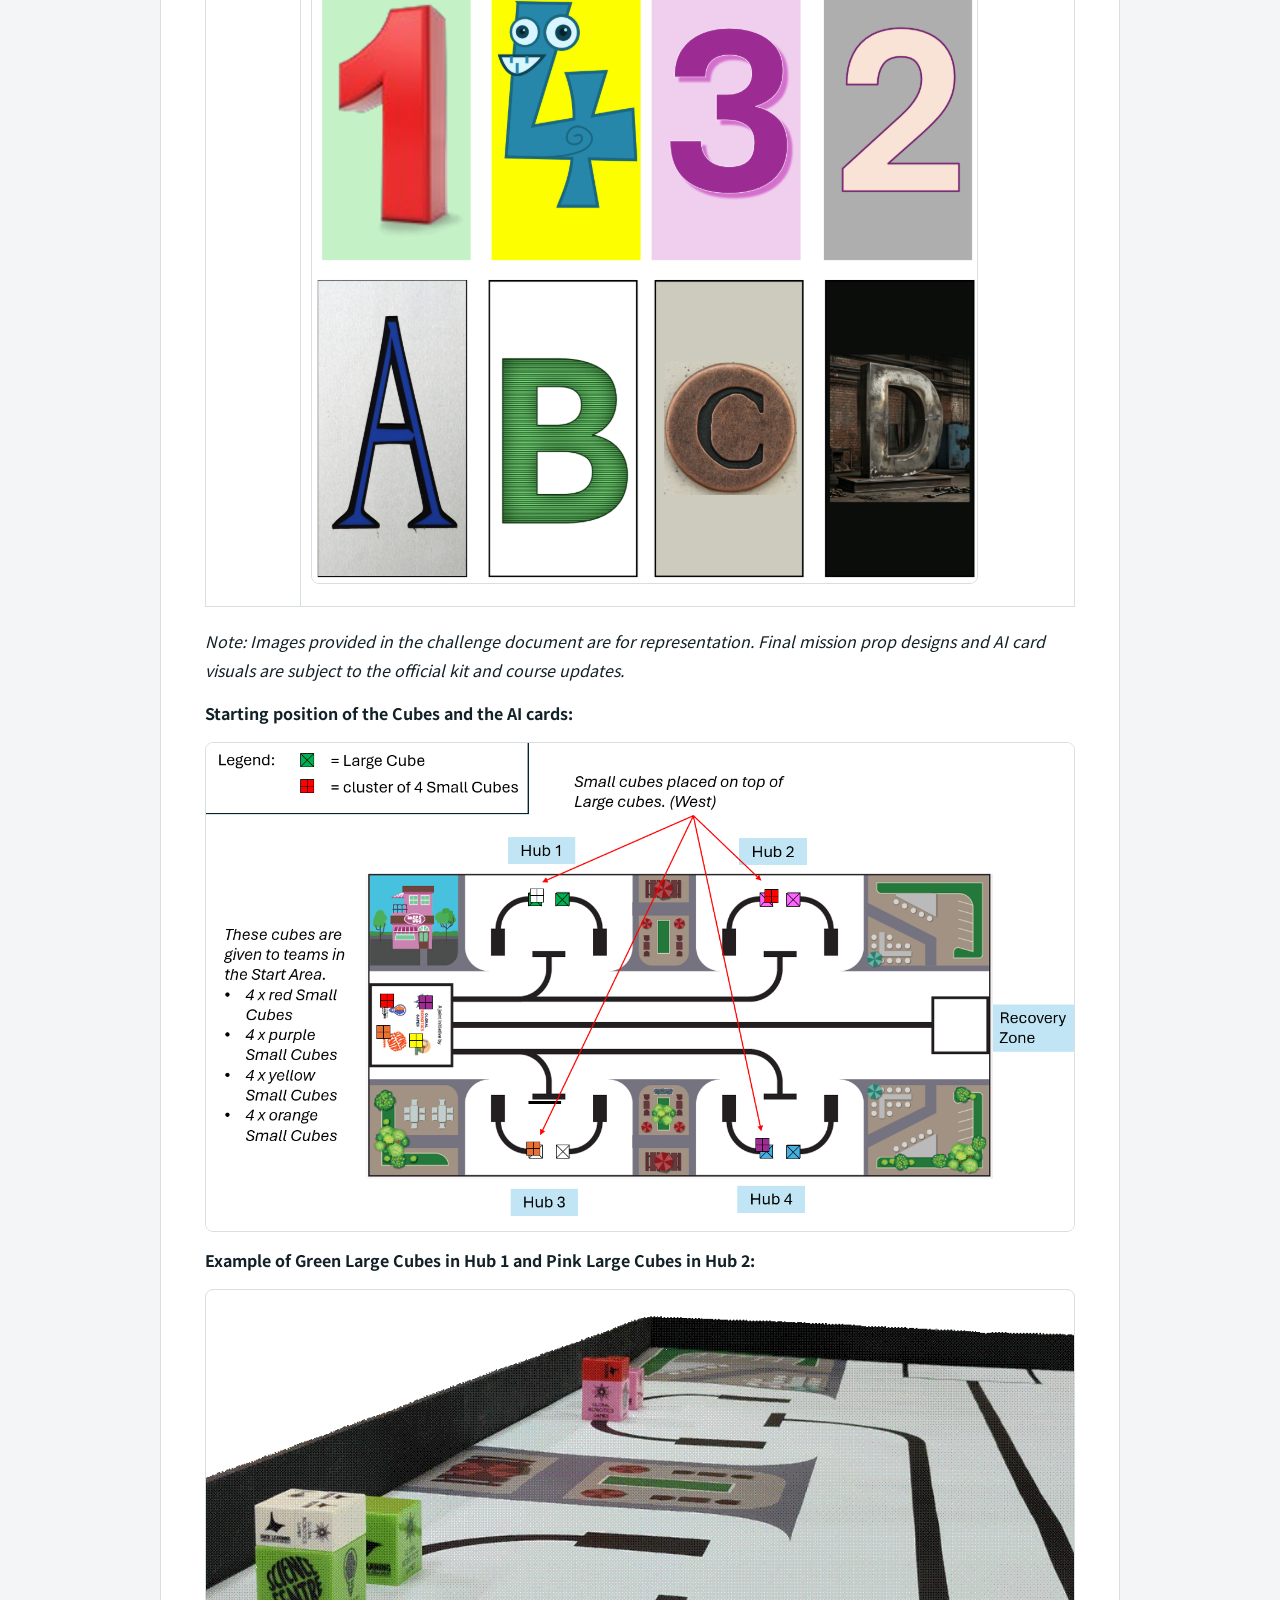
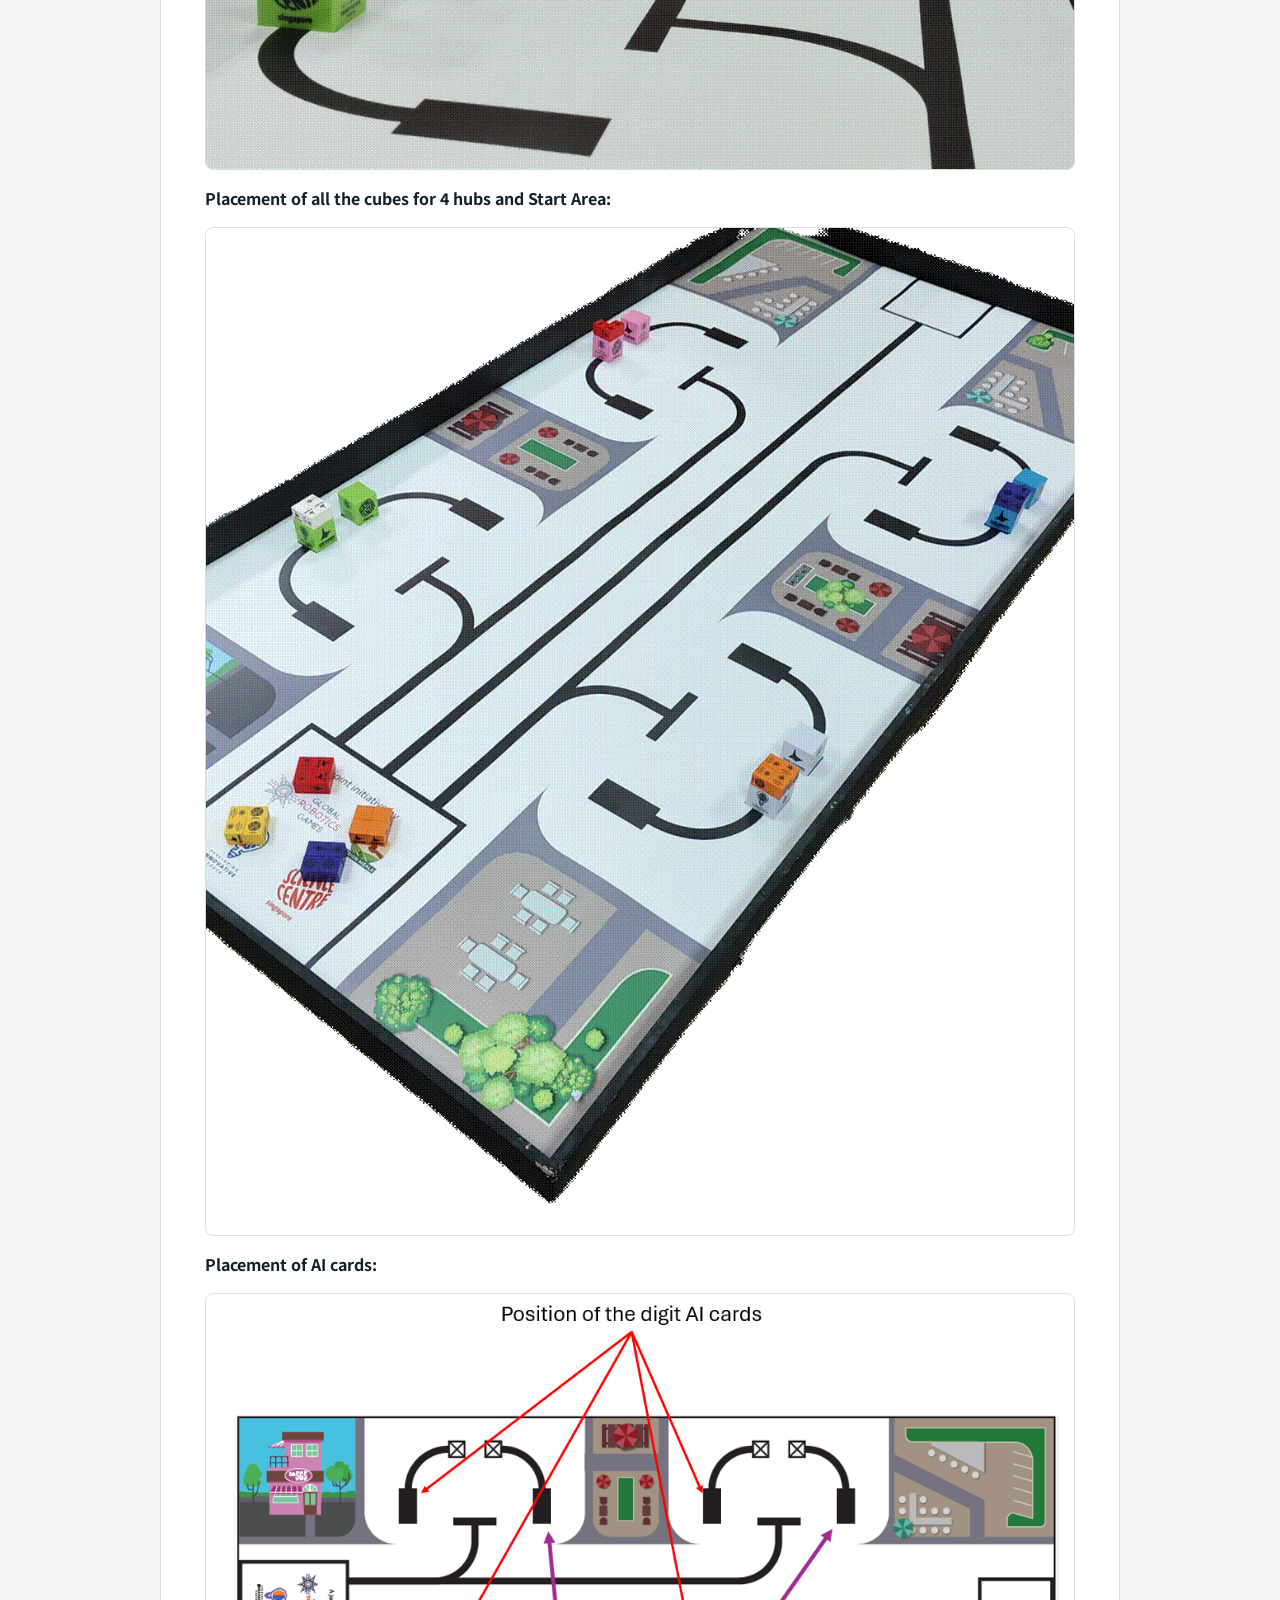
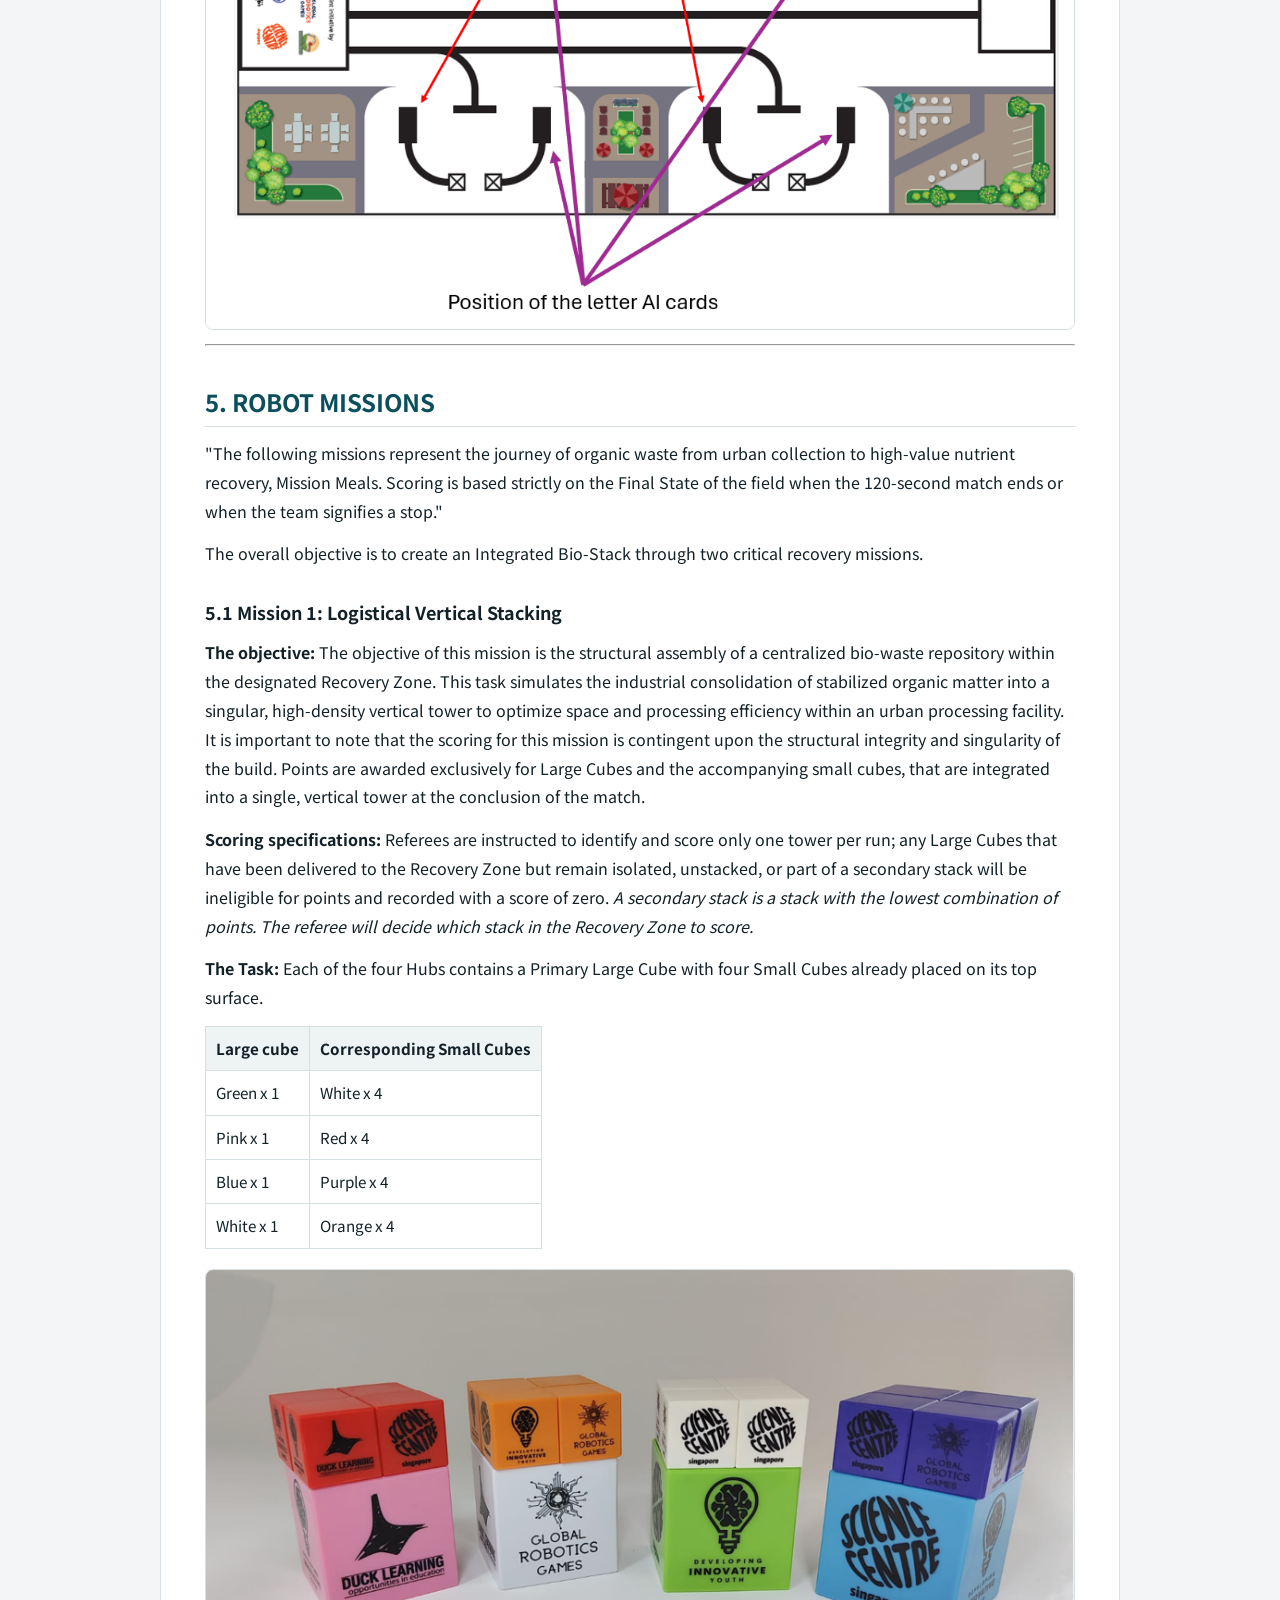
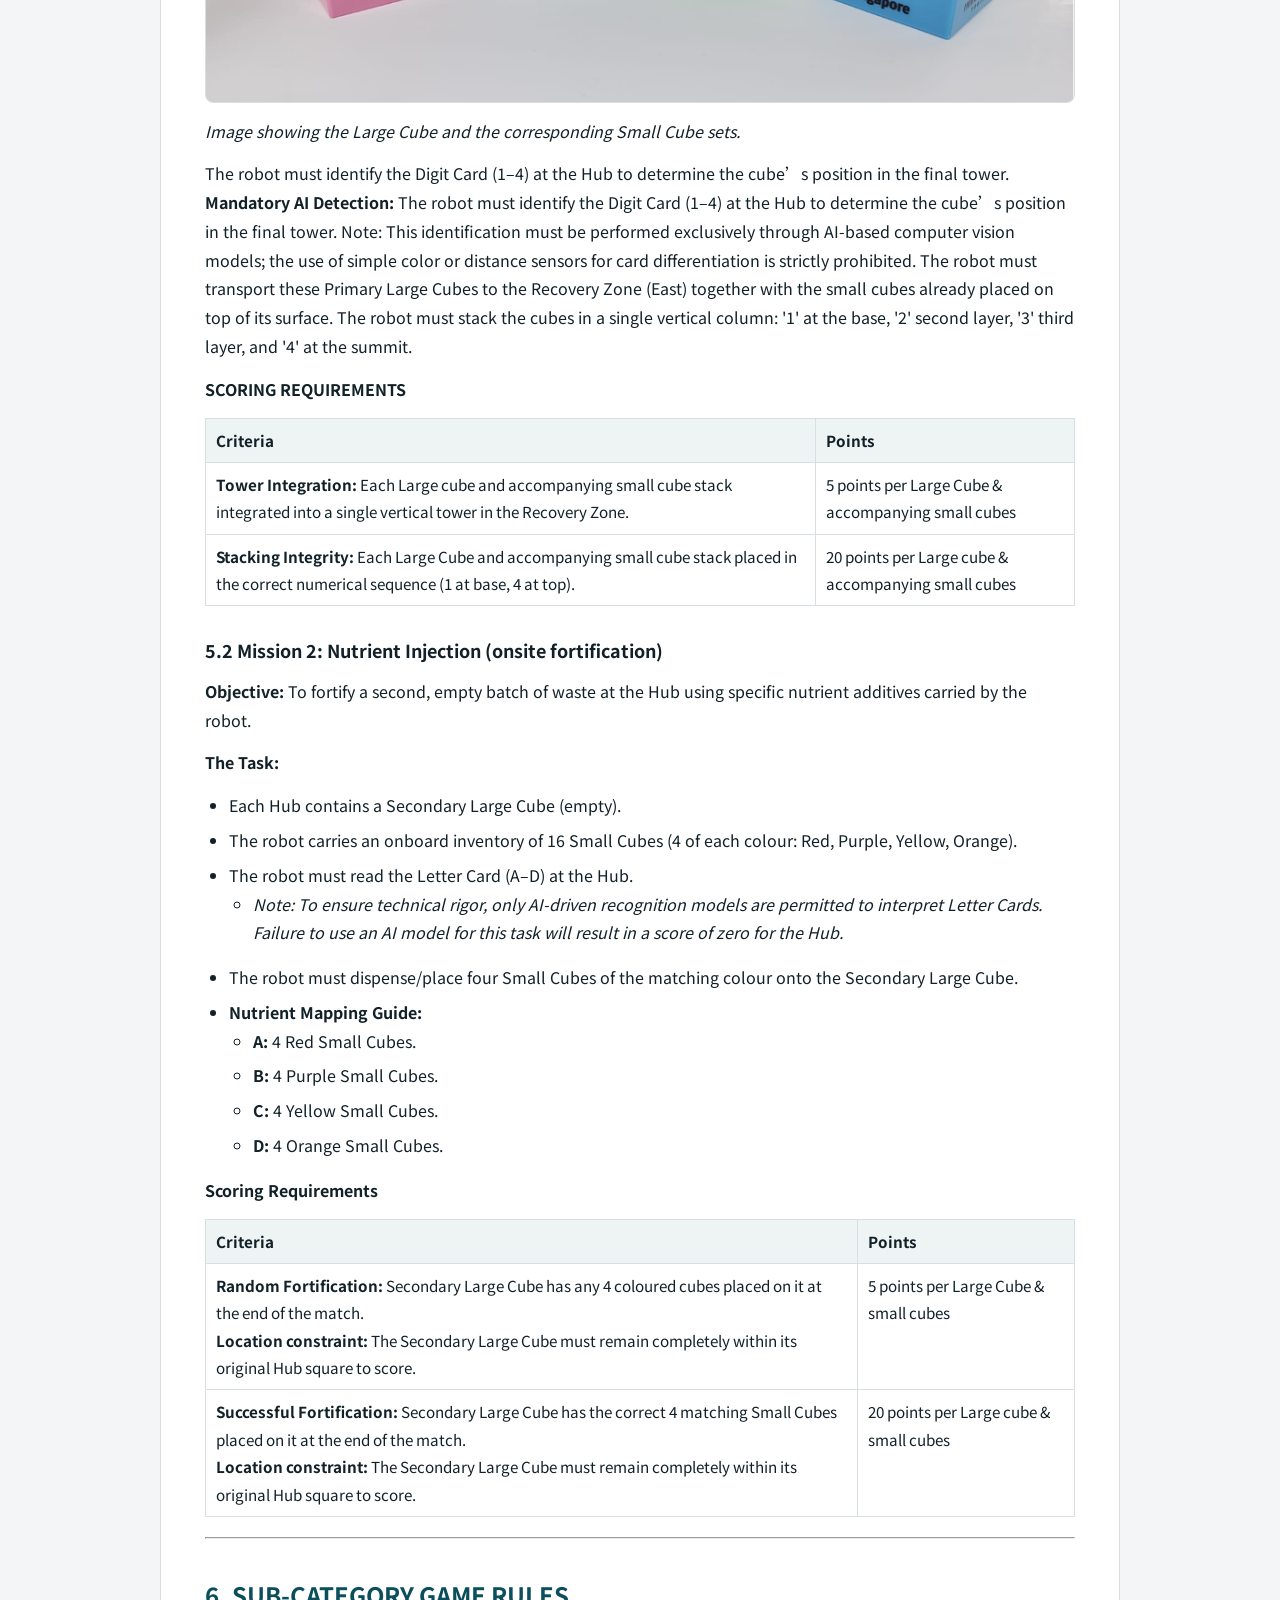
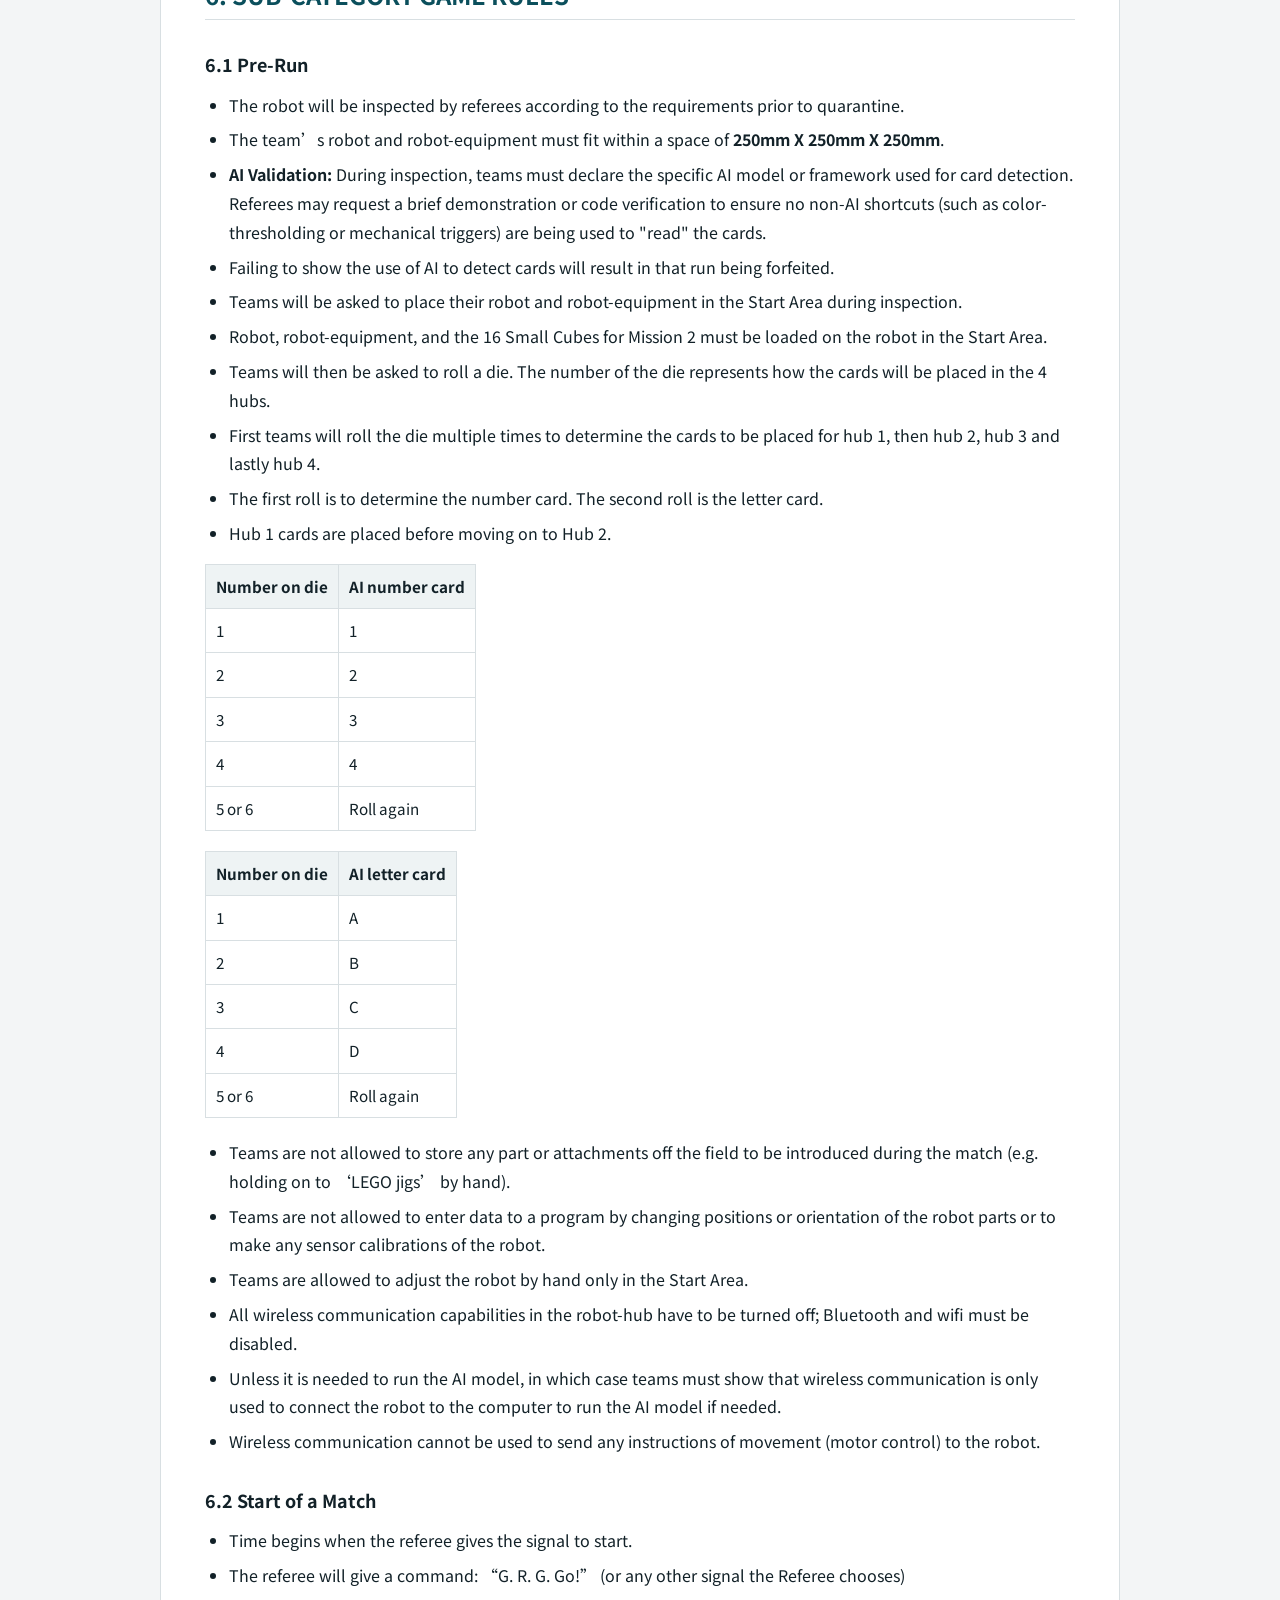
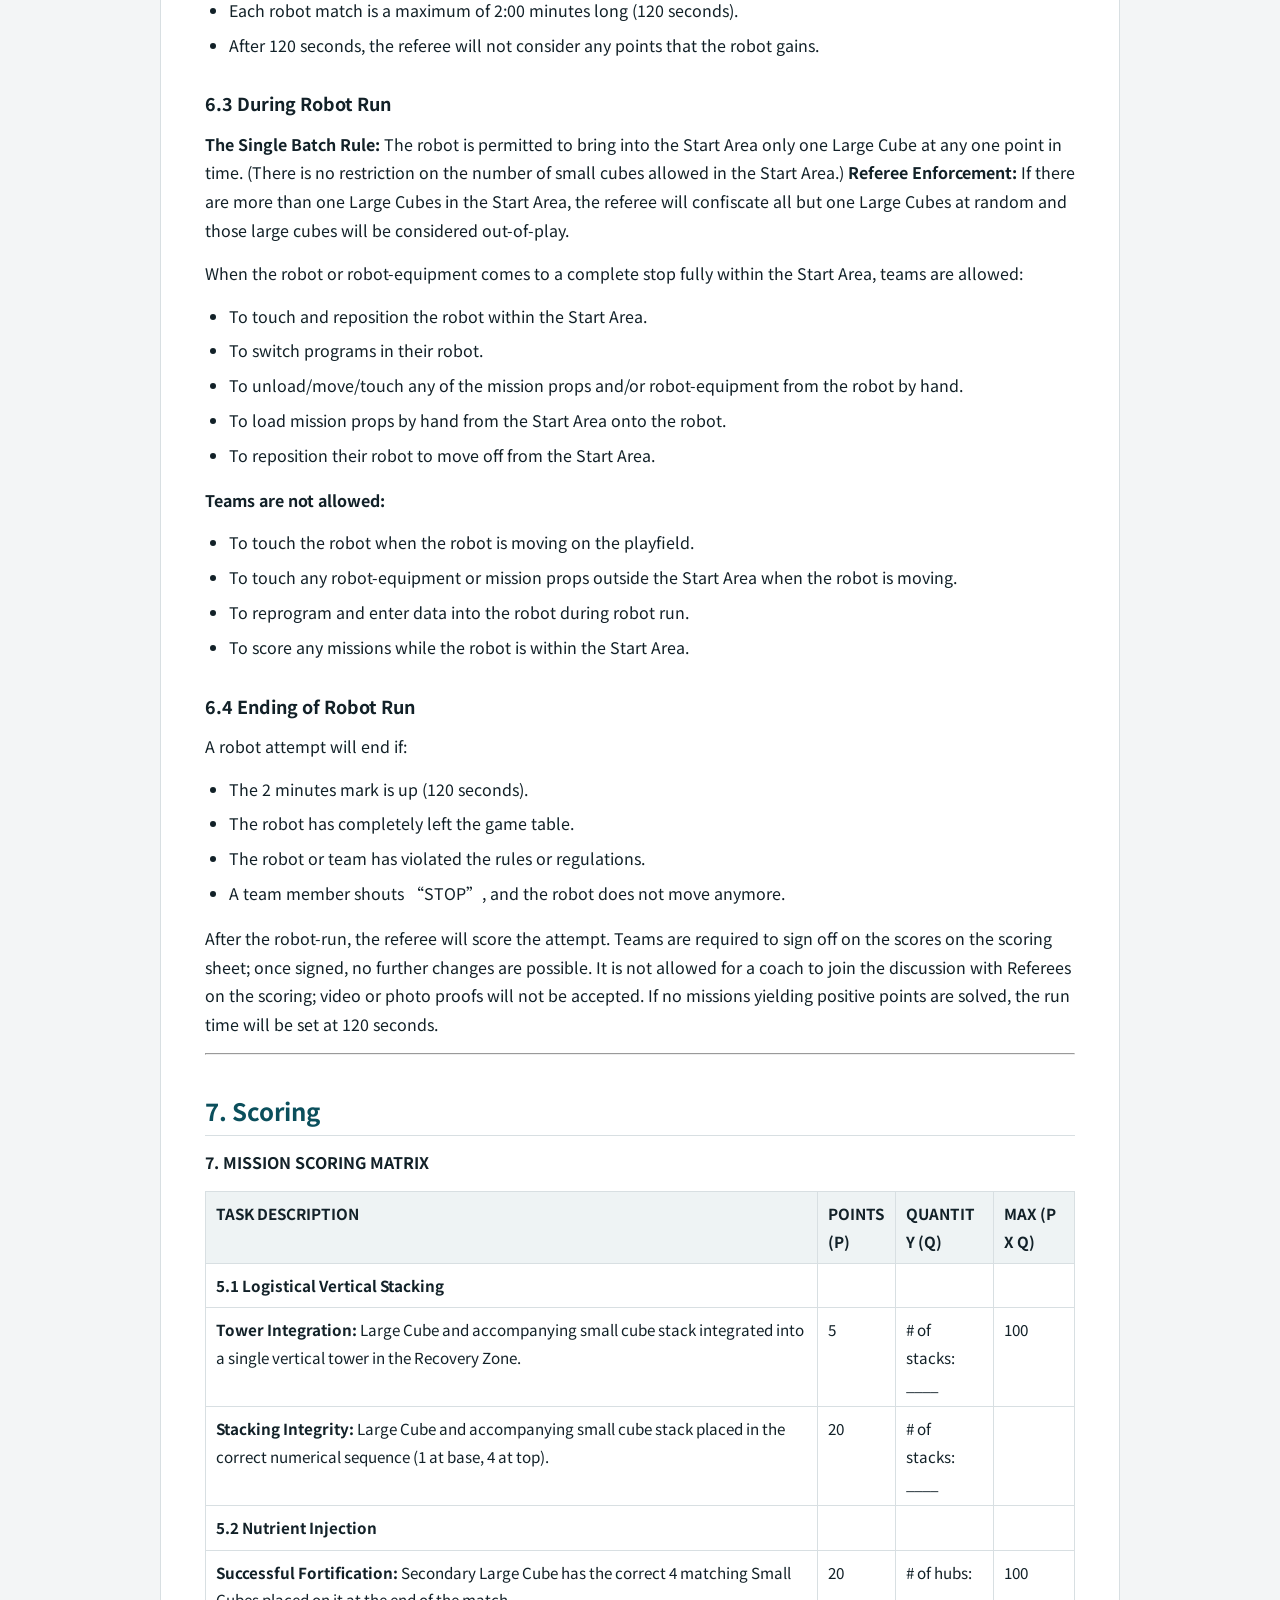
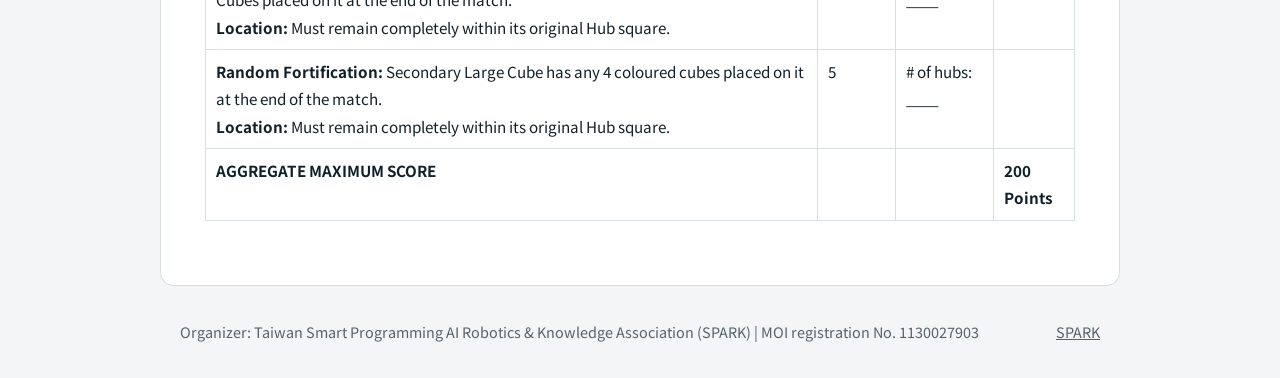
<file: rules/mr4_rules_en.html>
<!DOCTYPE html>
<html lang="en">
<head>
    <meta charset="UTF-8">
    <meta name="viewport" content="width=device-width, initial-scale=1.0">
    <title>GRG 2026 - MR4 (English) 完整競賽規則 | Global Robotics Games Taiwan</title>
    <meta name="description" content="2026 Global Robotics Games (GRG) 台灣賽區 MR4 (English) 詳細競賽規則、年齡規範、器材限制、任務場地圖與評分標準說明。">
    <meta name="keywords" content="GRG, GRG 2026, MR4 (English), Global Robotics Games, 競賽規則, 機器人比賽, SPARK, 臺灣智能程式科技教育推廣協會">
    <meta name="robots" content="index, follow">

    <!-- Canonical URL -->
    <link rel="canonical" href="https://global-robotics-games-taiwan.github.io/rules/mr4_rules_en.html">

    <!-- Open Graph / Social -->
    <meta property="og:type" content="article">
    <meta property="og:url" content="https://global-robotics-games-taiwan.github.io/rules/mr4_rules_en.html">
    <meta property="og:title" content="GRG 2026 - MR4 (English) 完整競賽規則 | Global Robotics Games Taiwan">
    <meta property="og:description" content="2026 Global Robotics Games (GRG) 台灣賽區 MR4 (English) 詳細規範與計分指南。">
    <meta property="og:image" content="https://global-robotics-games-taiwan.github.io/img/grg-singapore-2024.jpg">

    <!-- Schema.org Breadcrumbs & Article for SEO & AI Search Engines -->
    <script type="application/ld+json">
    {
      "@context": "https://schema.org",
      "@type": "BreadcrumbList",
      "itemListElement": [
        {
          "@type": "ListItem",
          "position": 1,
          "name": "GRG Taiwan 首頁",
          "item": "https://global-robotics-games-taiwan.github.io/"
        },
        {
          "@type": "ListItem",
          "position": 2,
          "name": "競賽規則",
          "item": "https://global-robotics-games-taiwan.github.io/#rules"
        },
        {
          "@type": "ListItem",
          "position": 3,
          "name": "MR4 (English)",
          "item": "https://global-robotics-games-taiwan.github.io/rules/mr4_rules_en.html"
        }
      ]
    }
    </script>

    <link rel="preconnect" href="https://fonts.googleapis.com">
<link rel="preconnect" href="https://fonts.gstatic.com" crossorigin>
<link rel="preload" as="style" href="https://fonts.googleapis.com/css2?family=Noto+Sans+TC:wght@400;500;700;900&amp;family=Barlow+Condensed:wght@600;800&amp;display=swap">
<link rel="stylesheet" href="https://fonts.googleapis.com/css2?family=Noto+Sans+TC:wght@400;500;700;900&amp;family=Barlow+Condensed:wght@600;800&amp;display=swap" media="print" onload="this.media='all'">
<noscript><link rel="stylesheet" href="https://fonts.googleapis.com/css2?family=Noto+Sans+TC:wght@400;500;700;900&amp;family=Barlow+Condensed:wght@600;800&amp;display=swap"></noscript>
<link rel="stylesheet" href="../css/rules.css">
<meta name="theme-color" content="#0b4f5c">
<link rel="icon" type="image/png" sizes="192x192" href="../img/favicon-192.png">
<link rel="apple-touch-icon" href="../img/apple-touch-icon.png">
<script async src="https://www.googletagmanager.com/gtag/js?id=G-00G74KLXL7"></script>
<script>window.dataLayer=window.dataLayer||[];function gtag(){dataLayer.push(arguments);}gtag('js',new Date());gtag('config','G-00G74KLXL7');</script>
</head>
<body>
<a class="skip" href="#content">Skip to rules</a>
<header class="top"><div class="in"><a class="brand" href="../index.html"><span class="b"><img src="../img/grg-mark.png" width="160" height="160" alt="GRG Taiwan 首頁"></span><b>GRG TAIWAN</b></a><nav aria-label="規則頁選單"><a href="../index.html#groups">All categories</a><a href="mr4_rules.html">中文規則</a></nav></div></header>
<div class="tools no-print"><a href="../index.html#groups">Back to categories</a><a href="mr4_rules.html">中文版</a><button type="button" onclick="window.print()">Save as PDF</button></div>
<main class="rules-doc" id="content"><h1 id="2026-grg-mobile-robotics-iv-mr4-rules---original-english-version">2026 GRG Mobile Robotics IV (MR4) Rules - Original English Version</h1>
<blockquote class="c-IMPORTANT"><p><span class="lbl">Important</span><br>This is the exact verbatim original English rulebook as provided by the official Global Robotics Games. Checked chapter by chapter against the organizer's Quacktolearn online version on 2026-11-10.</p>
</blockquote>
<h2 id="1-introduction">1. INTRODUCTION</h2>
<p>The 2026 Mobile Robotics IV challenge, Mission Meals, is deeply rooted in the global mission to realize the United Nations Sustainable Development Goal #2, which aims to achieve Zero Hunger.
This goal is a universal call to action to end hunger, achieve food security, improve nutrition, and promote sustainable agriculture across all nations.
While traditional efforts often focus solely on the production of more food, this challenge highlights that true food security is impossible without addressing the systemic inefficiencies in how we consume and manage our existing resources.
Poverty and hunger remain intertwined global challenges, often exacerbated by a lack of access to basic necessities and the infrastructure required to manage resources effectively.
In many modern urban environments, a paradoxical situation exists where millions of people face chronic food insecurity despite the presence of a vast surplus of organic materials and bio-waste.
By reimagining this waste [1] not as a burden but as a vital resource, we can develop innovative solutions to bridge the gap between waste and want.
The Mission Meals challenge focuses on the collection and conversion of organic bio-waste into nutrient-rich foundations for urban farming initiatives.
This process creates a sustainable circular economy [2] that can stabilize local food supplies, particularly for impoverished communities where access to fresh, nutritious food is often limited.
This year&#39;s competition encourages participants to apply advanced robotics and engineering skills to tackle these critical issues of resource recovery and food stability.
Each specific task within the challenge represents a real-world scenario where autonomous technology can make a meaningful, positive difference in the lives of vulnerable populations.
By deploying robots to handle the logistics of waste management, we simulate a future where technology assists communities in overcoming barriers to growth and equity.</p>
<p>The challenge tasks the robot with serving as an autonomous recovery and processing unit, responsible for the audit, purification, and fortification of organic materials.
Through these actions, students demonstrate how robotics can be used to facilitate the distribution of essential needs and support the livelihoods of those in need.
By aligning their technical innovations with the vision of SDG #2, participants learn about the broader social and economic impacts of their work, empowering them to become problem-solvers who contribute to a future where technology helps create opportunity and sustainable communities for everyone.</p>
<p><strong>References:</strong>
[1] <a href="https://www.unep.org/news-and-stories/speech/reducing-food-waste-multi-purpose-solution-climate-and-economic-health">https://www.unep.org/news-and-stories/speech/reducing-food-waste-multi-purpose-solution-climate-and-economic-health</a>
[2] <a href="https://www.ellenmacarthurfoundation.org/topics/circular-economy-introduction/overview">https://www.ellenmacarthurfoundation.org/topics/circular-economy-introduction/overview</a></p>
<hr>
<h2 id="2-guide-to-reading-the-challenge-document">2. GUIDE TO READING THE CHALLENGE DOCUMENT</h2>
<p>Here is a guide that you can follow to understand how the robot-game&#39;s document has been organized.
<strong>Step 1: Read the Introduction.</strong> This gives you an outline of the situation in the world today based on the theme.
<strong>Step 2: Glance through the Game Field.</strong> This is the playfield on which your robot will run. It shows you the placement of the missions. Importantly, note that the playfield is oriented with directions of the compass. There is a North, South, East and West. For E.G. The Start Area is in the west.
<strong>Step 3: Understand the missions.</strong> As you go through the missions, refer to the game field. Some missions are static, whereas some are movable mission props. Importantly, know the scores you get for each mission and understand the scoring criteria carefully.
<strong>Step 4: Read the Rules for the do’s and dont’s.</strong> There are times when you can touch your robot, robot-equipment and and times when you cannot. Understand them well.
That’s it! This was a simple guide to get you started in your Global Robotics Games journey.
HAVE FUN READING AND CODING!</p>
<hr>
<h2 id="3-game-field">3. GAME FIELD</h2>
<h3 id="31-orientation-of-the-playfield">3.1 Orientation of the playfield</h3>
<p>The 2026 playfield is a complex logistical landscape featuring several distinct operational areas and functional zones.
To ensure navigational precision and clear communication between teams and referees, these areas are differentiated with respect to a standard compass orientation.
This system mirrors the methodology used in nautical charts and topographical maps, where a compass rose is traditionally utilized to help operators orient themselves against specific landmarks.
While a physical compass rose is not printed directly on the mat surface, teams must orient their strategic planning by assuming a central compass exists in the geographical center of the playfield.
This orientation is critical for programming autonomous movements and understanding the relative positioning of the mission objectives.
The playfield is oriented using a central compass:</p>
<ul>
<li><strong>West:</strong> The Start Area.</li>
<li><strong>East:</strong> The Recovery Zone (The central processing facility).</li>
<li><strong>Central Field:</strong> Four Urban Commercial Hubs (Collection points for raw bio-waste).</li>
</ul>
<p><img src="../images/rules/MR4_inline_image__2_.png" alt="Game Field"></p>
<h3 id="32-start-area-and-loading-bay">3.2 Start Area and Loading Bay</h3>
<p><strong>Start Area</strong>
There is only one start area. Before the start of the run, the robot must fit completely in the start area.
The Start Area is considered to be a volumetric box of size <strong>250mm X 250mm X 250mm</strong>.
The surrounding line is not included in the start area. Cables must be included in these dimensions.
After the Robot has started, the dimensions of the robot are not restricted.</p>
<p>After the match begins, the Start Area becomes the Loading Bay.
The Loading Bay is a 2-dimensional space on the playfield.
Which means that only what is touching inside the Loading Bay will be considered and not what is hovering above it.
In this space, teams are allowed to touch their robot, robot-equipment and some of the playfield elements.
Specific rules regarding what is allowed or not allowed in this space is mentioned in the Sub-Category Game Rules section below.</p>
<hr>
<h2 id="4-game-objects-positioning-randomisation">4. GAME OBJECTS, POSITIONING, RANDOMISATION</h2>
<p>The following table outlines the mission props and their details:</p>
<table>
<thead>
<tr>
<th>MISSION PROPS</th>
<th>POSITION AND NOTES</th>
</tr>
</thead>
<tbody><tr>
<td><strong>Large Cubes (8)</strong></td>
<td>8 x Large Cubes to be used. There are 4 colours: 2 x Pink, 2 x Green, 2 x Blue and 2 x White.<br><br><img src="../images/rules/MR4_image1.png" alt="Large Cubes" height="150"></td>
</tr>
<tr>
<td><strong>Small Cubes (16)</strong></td>
<td>These are the set of small cubes that will be placed on top of a Large Cube for Mission 1.<br><br>4 x Purple, 4 x White, 4 x Red, 4 x Orange.<br><br><img src="../images/rules/MR4_blobid0.png" alt="Small Cubes for Mission 1" height="150"></td>
</tr>
<tr>
<td><strong>Small Cubes (16)</strong></td>
<td>4 x Purple, 4 x Yellow, 4 x Orange, 4 x Red. Start on the robot.<br><br><img src="../images/rules/MR4_27_image2.png" alt="Small Cubes that start on the robot" height="150"></td>
</tr>
<tr>
<td><strong>AI cards</strong></td>
<td>There are eight AI cards. They represent the numbers 1, 2, 3, and 4, and letters A, B, C, and D. *Final design is subject to change. These images can be printed by the team. Refer to the A4 sheet in the course.<br><br><img src="../images/rules/MR4_inline_image.png" alt="AI cards" height="200"></td>
</tr>
</tbody></table>
<p><em>Note: Images provided in the challenge document are for representation. Final mission prop designs and AI card visuals are subject to the official kit and course updates.</em></p>
<p><strong>Starting position of the Cubes and the AI cards:</strong></p>
<p><img src="../images/rules/MR4_image5.png" alt="Starting position of the Cubes and the AI cards"></p>
<p><strong>Example of Green Large Cubes in Hub 1 and Pink Large Cubes in Hub 2:</strong></p>
<p><img src="../images/rules/MR4_blobid1.png" alt="Example of Green Large Cubes in Hub 1 and Pink Large Cubes in Hub 2"></p>
<p><strong>Placement of all the cubes for 4 hubs and Start Area:</strong></p>
<p><img src="../images/rules/MR4_blobid2.png" alt="Placement of all the cubes for 4 hubs and Start Area"></p>
<p><strong>Placement of AI cards:</strong></p>
<p><img src="../images/rules/MR4_image6.png" alt="Placement of AI cards"></p>
<hr>
<h2 id="5-robot-missions">5. ROBOT MISSIONS</h2>
<p>&quot;The following missions represent the journey of organic waste from urban collection to high-value nutrient recovery, Mission Meals. Scoring is based strictly on the Final State of the field when the 120-second match ends or when the team signifies a stop.&quot;</p>
<p>The overall objective is to create an Integrated Bio-Stack through two critical recovery missions.</p>
<h3 id="51-mission-1-logistical-vertical-stacking">5.1 Mission 1: Logistical Vertical Stacking</h3>
<p><strong>The objective:</strong>
The objective of this mission is the structural assembly of a centralized bio-waste repository within the designated Recovery Zone.
This task simulates the industrial consolidation of stabilized organic matter into a singular, high-density vertical tower to optimize space and processing efficiency within an urban processing facility.
It is important to note that the scoring for this mission is contingent upon the structural integrity and singularity of the build.
Points are awarded exclusively for Large Cubes and the accompanying small cubes, that are integrated into a single, vertical tower at the conclusion of the match.</p>
<p><strong>Scoring specifications:</strong>
Referees are instructed to identify and score only one tower per run; any Large Cubes that have been delivered to the Recovery Zone but remain isolated, unstacked, or part of a secondary stack will be ineligible for points and recorded with a score of zero.
<em>A secondary stack is a stack with the lowest combination of points. The referee will decide which stack in the Recovery Zone to score.</em></p>
<p><strong>The Task:</strong>
Each of the four Hubs contains a Primary Large Cube with four Small Cubes already placed on its top surface.</p>
<table>
<thead>
<tr>
<th>Large cube</th>
<th>Corresponding Small Cubes</th>
</tr>
</thead>
<tbody><tr>
<td>Green x 1</td>
<td>White x 4</td>
</tr>
<tr>
<td>Pink x 1</td>
<td>Red x 4</td>
</tr>
<tr>
<td>Blue x 1</td>
<td>Purple x 4</td>
</tr>
<tr>
<td>White x 1</td>
<td>Orange x 4</td>
</tr>
</tbody></table>
<p><img src="../images/rules/MR4_33_image.png" alt="Image showing the Large Cube and the corresponding Small Cube sets">
<em>Image showing the Large Cube and the corresponding Small Cube sets.</em></p>
<p>The robot must identify the Digit Card (1–4) at the Hub to determine the cube’s position in the final tower.
<strong>Mandatory AI Detection:</strong> The robot must identify the Digit Card (1–4) at the Hub to determine the cube’s position in the final tower. Note: This identification must be performed exclusively through AI-based computer vision models; the use of simple color or distance sensors for card differentiation is strictly prohibited.
The robot must transport these Primary Large Cubes to the Recovery Zone (East) together with the small cubes already placed on top of its surface.
The robot must stack the cubes in a single vertical column: &#39;1&#39; at the base, &#39;2&#39; second layer, &#39;3&#39; third layer, and &#39;4&#39; at the summit.</p>
<p><strong>SCORING REQUIREMENTS</strong></p>
<table>
<thead>
<tr>
<th>Criteria</th>
<th>Points</th>
</tr>
</thead>
<tbody><tr>
<td><strong>Tower Integration:</strong> Each Large cube and accompanying small cube stack integrated into a single vertical tower in the Recovery Zone.</td>
<td>5 points per Large Cube &amp; accompanying small cubes</td>
</tr>
<tr>
<td><strong>Stacking Integrity:</strong> Each Large Cube and accompanying small cube stack placed in the correct numerical sequence (1 at base, 4 at top).</td>
<td>20 points per Large cube &amp; accompanying small cubes</td>
</tr>
</tbody></table>
<h3 id="52-mission-2-nutrient-injection-onsite-fortification">5.2 Mission 2: Nutrient Injection (onsite fortification)</h3>
<p><strong>Objective:</strong> To fortify a second, empty batch of waste at the Hub using specific nutrient additives carried by the robot.</p>
<p><strong>The Task:</strong></p>
<ul>
<li>Each Hub contains a Secondary Large Cube (empty).</li>
<li>The robot carries an onboard inventory of 16 Small Cubes (4 of each colour: Red, Purple, Yellow, Orange).</li>
<li>The robot must read the Letter Card (A–D) at the Hub.<ul>
<li><em>Note: To ensure technical rigor, only AI-driven recognition models are permitted to interpret Letter Cards. Failure to use an AI model for this task will result in a score of zero for the Hub.</em></li>
</ul>
</li>
<li>The robot must dispense/place four Small Cubes of the matching colour onto the Secondary Large Cube.</li>
<li><strong>Nutrient Mapping Guide:</strong><ul>
<li><strong>A:</strong> 4 Red Small Cubes.</li>
<li><strong>B:</strong> 4 Purple Small Cubes.</li>
<li><strong>C:</strong> 4 Yellow Small Cubes.</li>
<li><strong>D:</strong> 4 Orange Small Cubes.</li>
</ul>
</li>
</ul>
<p><strong>Scoring Requirements</strong></p>
<table>
<thead>
<tr>
<th>Criteria</th>
<th>Points</th>
</tr>
</thead>
<tbody><tr>
<td><strong>Random Fortification:</strong> Secondary Large Cube has any 4 coloured cubes placed on it at the end of the match.<br><strong>Location constraint:</strong> The Secondary Large Cube must remain completely within its original Hub square to score.</td>
<td>5 points per Large Cube &amp; small cubes</td>
</tr>
<tr>
<td><strong>Successful Fortification:</strong> Secondary Large Cube has the correct 4 matching Small Cubes placed on it at the end of the match.<br><strong>Location constraint:</strong> The Secondary Large Cube must remain completely within its original Hub square to score.</td>
<td>20 points per Large cube &amp; small cubes</td>
</tr>
</tbody></table>
<hr>
<h2 id="6-sub-category-game-rules">6. SUB-CATEGORY GAME RULES</h2>
<h3 id="61-pre-run">6.1 Pre-Run</h3>
<ul>
<li>The robot will be inspected by referees according to the requirements prior to quarantine.</li>
<li>The team’s robot and robot-equipment must fit within a space of <strong>250mm X 250mm X 250mm</strong>.</li>
<li><strong>AI Validation:</strong> During inspection, teams must declare the specific AI model or framework used for card detection. Referees may request a brief demonstration or code verification to ensure no non-AI shortcuts (such as color-thresholding or mechanical triggers) are being used to &quot;read&quot; the cards.</li>
<li>Failing to show the use of AI to detect cards will result in that run being forfeited.</li>
<li>Teams will be asked to place their robot and robot-equipment in the Start Area during inspection.</li>
<li>Robot, robot-equipment, and the 16 Small Cubes for Mission 2 must be loaded on the robot in the Start Area.</li>
<li>Teams will then be asked to roll a die. The number of the die represents how the cards will be placed in the 4 hubs.</li>
<li>First teams will roll the die multiple times to determine the cards to be placed for hub 1, then hub 2, hub 3 and lastly hub 4.</li>
<li>The first roll is to determine the number card. The second roll is the letter card.</li>
<li>Hub 1 cards are placed before moving on to Hub 2.</li>
</ul>
<table>
<thead>
<tr>
<th>Number on die</th>
<th>AI number card</th>
</tr>
</thead>
<tbody><tr>
<td>1</td>
<td>1</td>
</tr>
<tr>
<td>2</td>
<td>2</td>
</tr>
<tr>
<td>3</td>
<td>3</td>
</tr>
<tr>
<td>4</td>
<td>4</td>
</tr>
<tr>
<td>5 or 6</td>
<td>Roll again</td>
</tr>
</tbody></table>
<table>
<thead>
<tr>
<th>Number on die</th>
<th>AI letter card</th>
</tr>
</thead>
<tbody><tr>
<td>1</td>
<td>A</td>
</tr>
<tr>
<td>2</td>
<td>B</td>
</tr>
<tr>
<td>3</td>
<td>C</td>
</tr>
<tr>
<td>4</td>
<td>D</td>
</tr>
<tr>
<td>5 or 6</td>
<td>Roll again</td>
</tr>
</tbody></table>
<ul>
<li>Teams are not allowed to store any part or attachments off the field to be introduced during the match (e.g. holding on to ‘LEGO jigs’ by hand).</li>
<li>Teams are not allowed to enter data to a program by changing positions or orientation of the robot parts or to make any sensor calibrations of the robot.</li>
<li>Teams are allowed to adjust the robot by hand only in the Start Area.</li>
<li>All wireless communication capabilities in the robot-hub have to be turned off; Bluetooth and wifi must be disabled.</li>
<li>Unless it is needed to run the AI model, in which case teams must show that wireless communication is only used to connect the robot to the computer to run the AI model if needed.</li>
<li>Wireless communication cannot be used to send any instructions of movement (motor control) to the robot.</li>
</ul>
<h3 id="62-start-of-a-match">6.2 Start of a Match</h3>
<ul>
<li>Time begins when the referee gives the signal to start.</li>
<li>The referee will give a command: “G. R. G. Go!” (or any other signal the Referee chooses)</li>
<li>Each robot match is a maximum of 2:00 minutes long (120 seconds).</li>
<li>After 120 seconds, the referee will not consider any points that the robot gains.</li>
</ul>
<h3 id="63-during-robot-run">6.3 During Robot Run</h3>
<p><strong>The Single Batch Rule:</strong> The robot is permitted to bring into the Start Area only one Large Cube at any one point in time. (There is no restriction on the number of small cubes allowed in the Start Area.)
<strong>Referee Enforcement:</strong> If there are more than one Large Cubes in the Start Area, the referee will confiscate all but one Large Cubes at random and those large cubes will be considered out-of-play.</p>
<p>When the robot or robot-equipment comes to a complete stop fully within the Start Area, teams are allowed:</p>
<ul>
<li>To touch and reposition the robot within the Start Area.</li>
<li>To switch programs in their robot.</li>
<li>To unload/move/touch any of the mission props and/or robot-equipment from the robot by hand.</li>
<li>To load mission props by hand from the Start Area onto the robot.</li>
<li>To reposition their robot to move off from the Start Area.</li>
</ul>
<p><strong>Teams are not allowed:</strong></p>
<ul>
<li>To touch the robot when the robot is moving on the playfield.</li>
<li>To touch any robot-equipment or mission props outside the Start Area when the robot is moving.</li>
<li>To reprogram and enter data into the robot during robot run.</li>
<li>To score any missions while the robot is within the Start Area.</li>
</ul>
<h3 id="64-ending-of-robot-run">6.4 Ending of Robot Run</h3>
<p>A robot attempt will end if:</p>
<ul>
<li>The 2 minutes mark is up (120 seconds).</li>
<li>The robot has completely left the game table.</li>
<li>The robot or team has violated the rules or regulations.</li>
<li>A team member shouts “STOP”, and the robot does not move anymore.</li>
</ul>
<p>After the robot-run, the referee will score the attempt.
Teams are required to sign off on the scores on the scoring sheet; once signed, no further changes are possible.
It is not allowed for a coach to join the discussion with Referees on the scoring; video or photo proofs will not be accepted.
If no missions yielding positive points are solved, the run time will be set at 120 seconds.</p>
<hr>
<h2 id="7-scoring">7. Scoring</h2>
<p><strong>7. MISSION SCORING MATRIX</strong></p>
<table>
<thead>
<tr>
<th>TASK DESCRIPTION</th>
<th>POINTS (P)</th>
<th>QUANTITY (Q)</th>
<th>MAX (P X Q)</th>
</tr>
</thead>
<tbody><tr>
<td><strong>5.1 Logistical Vertical Stacking</strong></td>
<td></td>
<td></td>
<td></td>
</tr>
<tr>
<td><strong>Tower Integration:</strong> Large Cube and accompanying small cube stack integrated into a single vertical tower in the Recovery Zone.</td>
<td>5</td>
<td># of stacks: ____</td>
<td>100</td>
</tr>
<tr>
<td><strong>Stacking Integrity:</strong> Large Cube and accompanying small cube stack placed in the correct numerical sequence (1 at base, 4 at top).</td>
<td>20</td>
<td># of stacks: ____</td>
<td></td>
</tr>
<tr>
<td><strong>5.2 Nutrient Injection</strong></td>
<td></td>
<td></td>
<td></td>
</tr>
<tr>
<td><strong>Successful Fortification:</strong> Secondary Large Cube has the correct 4 matching Small Cubes placed on it at the end of the match.<br><strong>Location:</strong> Must remain completely within its original Hub square.</td>
<td>20</td>
<td># of hubs: ____</td>
<td>100</td>
</tr>
<tr>
<td><strong>Random Fortification:</strong> Secondary Large Cube has any 4 coloured cubes placed on it at the end of the match.<br><strong>Location:</strong> Must remain completely within its original Hub square.</td>
<td>5</td>
<td># of hubs: ____</td>
<td></td>
</tr>
<tr>
<td><strong>AGGREGATE MAXIMUM SCORE</strong></td>
<td></td>
<td></td>
<td><strong>200 Points</strong></td>
</tr>
</tbody></table>
</main>
<footer class="site"><div>Organizer: Taiwan Smart Programming AI Robotics &amp; Knowledge Association (SPARK) | MOI registration No. 1130027903</div><a href="https://spark-taiwan-association.github.io/">SPARK</a></footer>
<nav class="dock" aria-label="快速操作"><a class="p" href="https://forms.gle/FFsFxDpUoLM1TUwa9">Register</a><a class="g" href="../index.html#groups">Categories</a></nav>
</body>
</html>
</file>
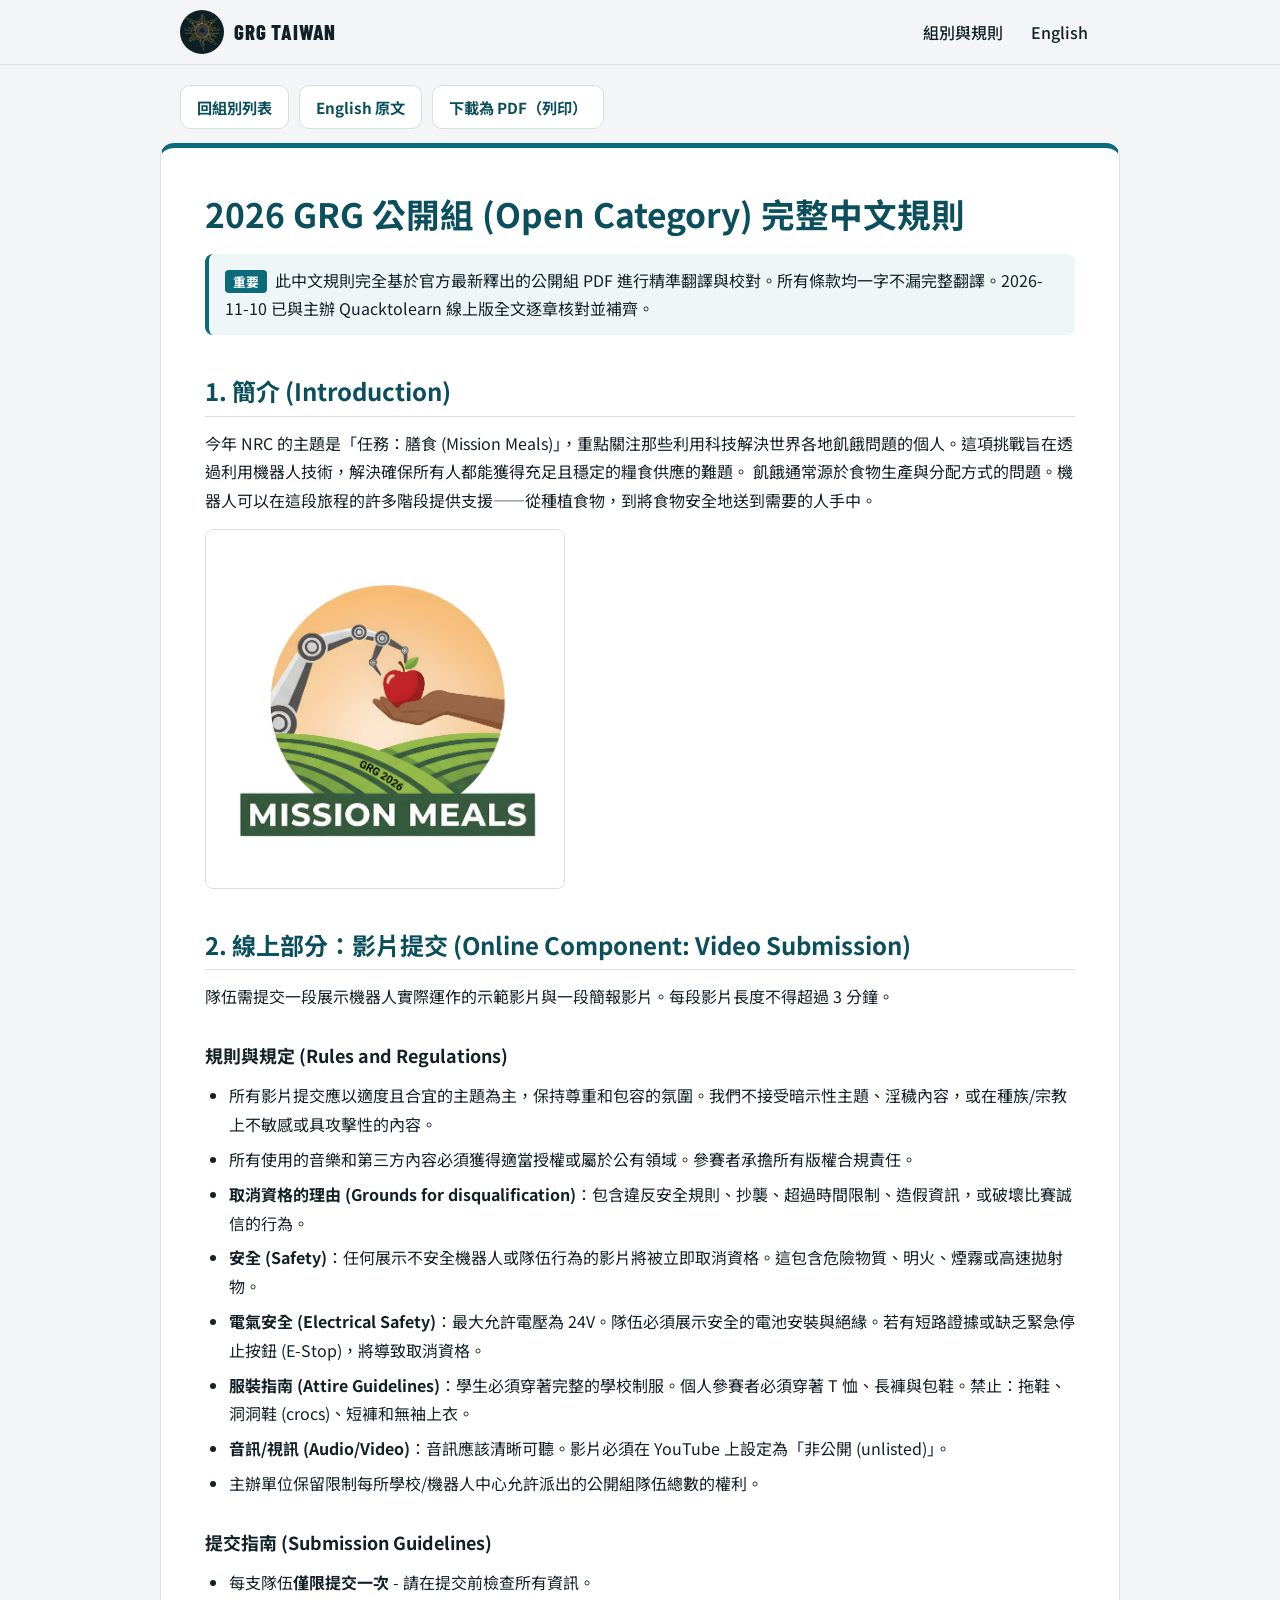
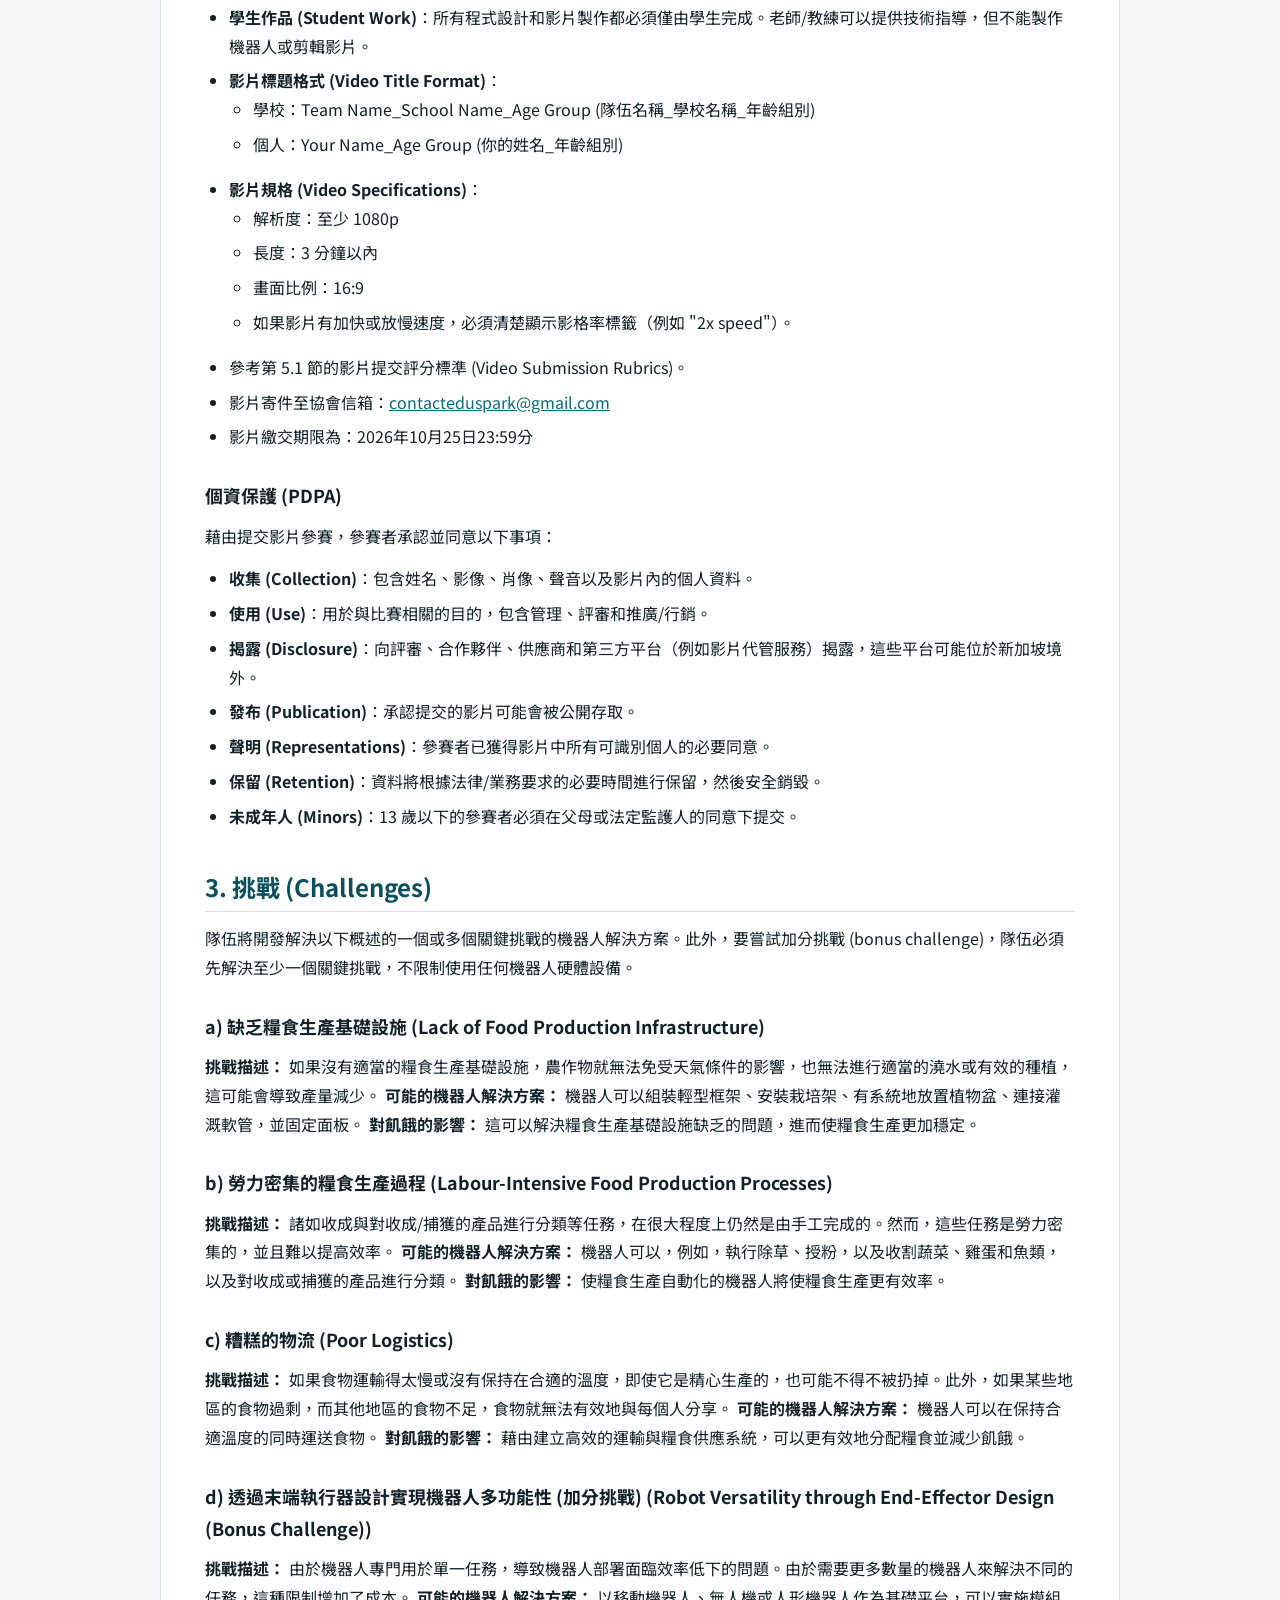
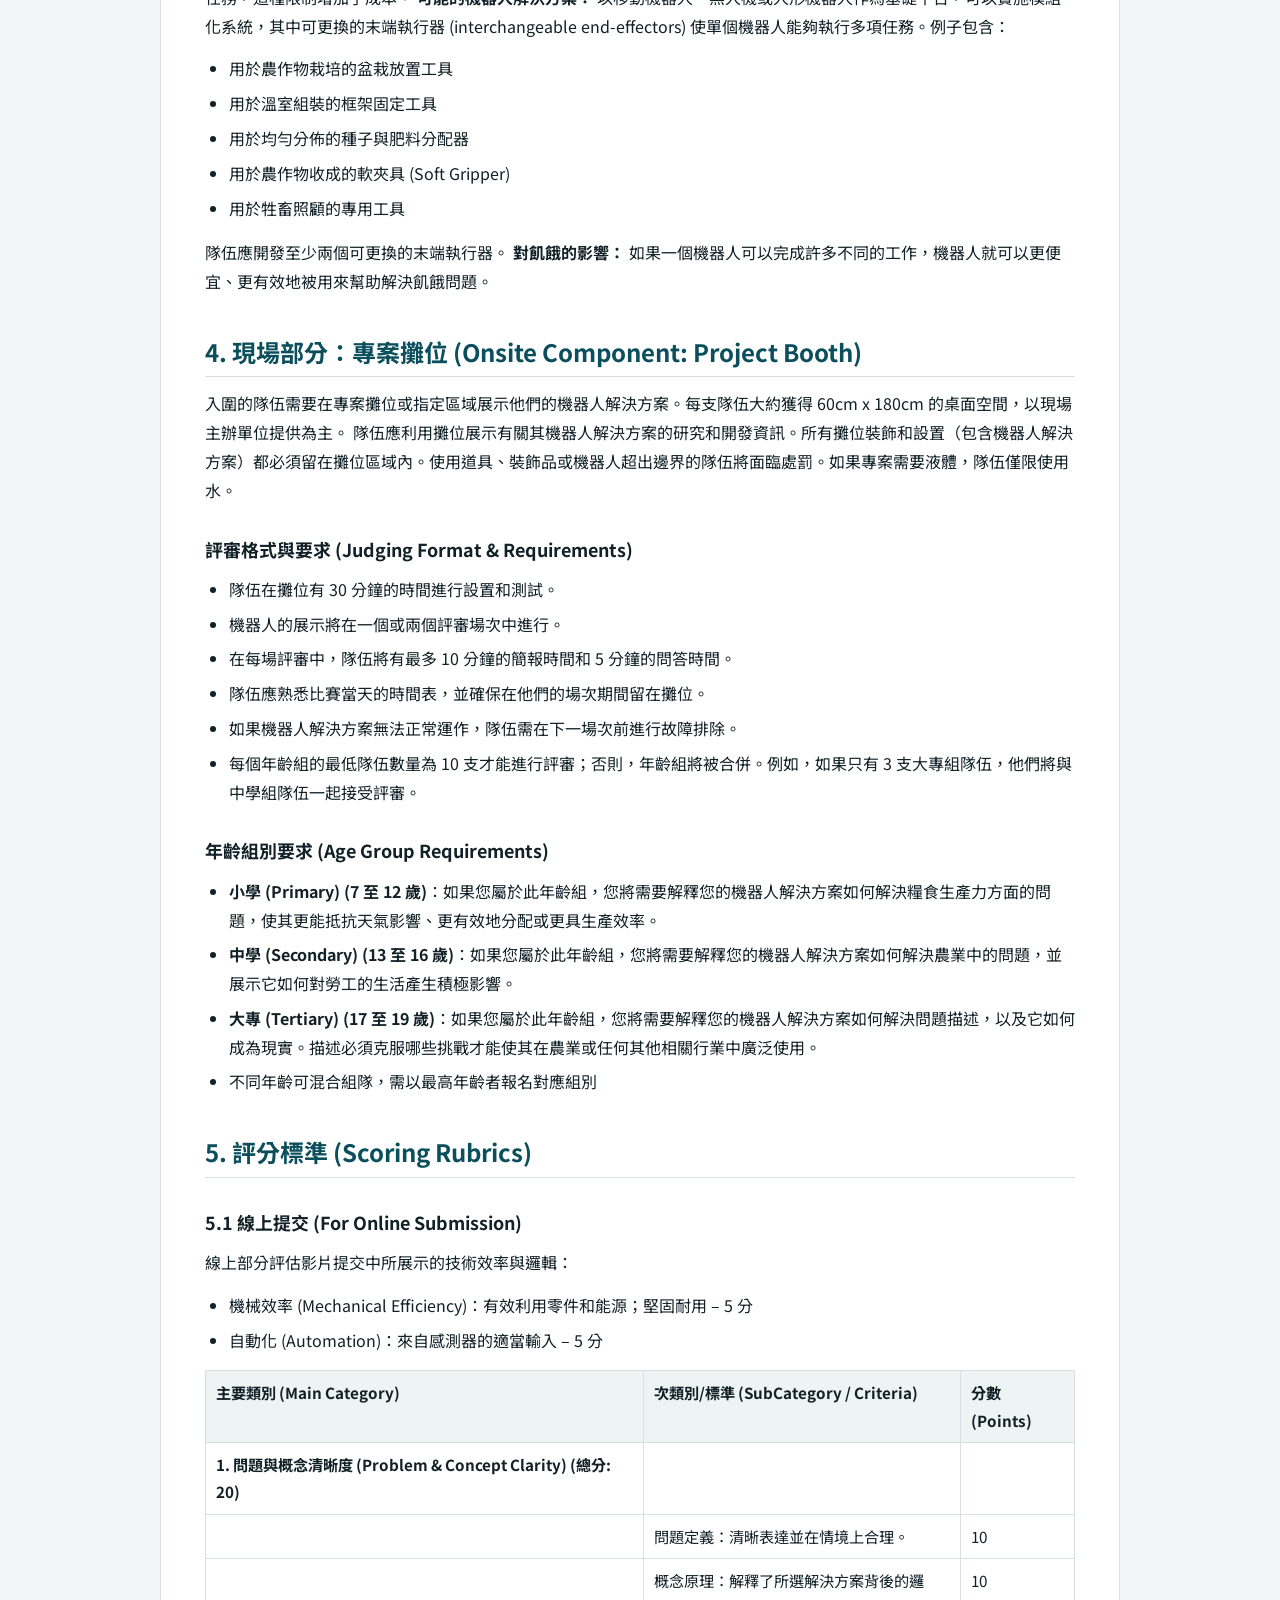
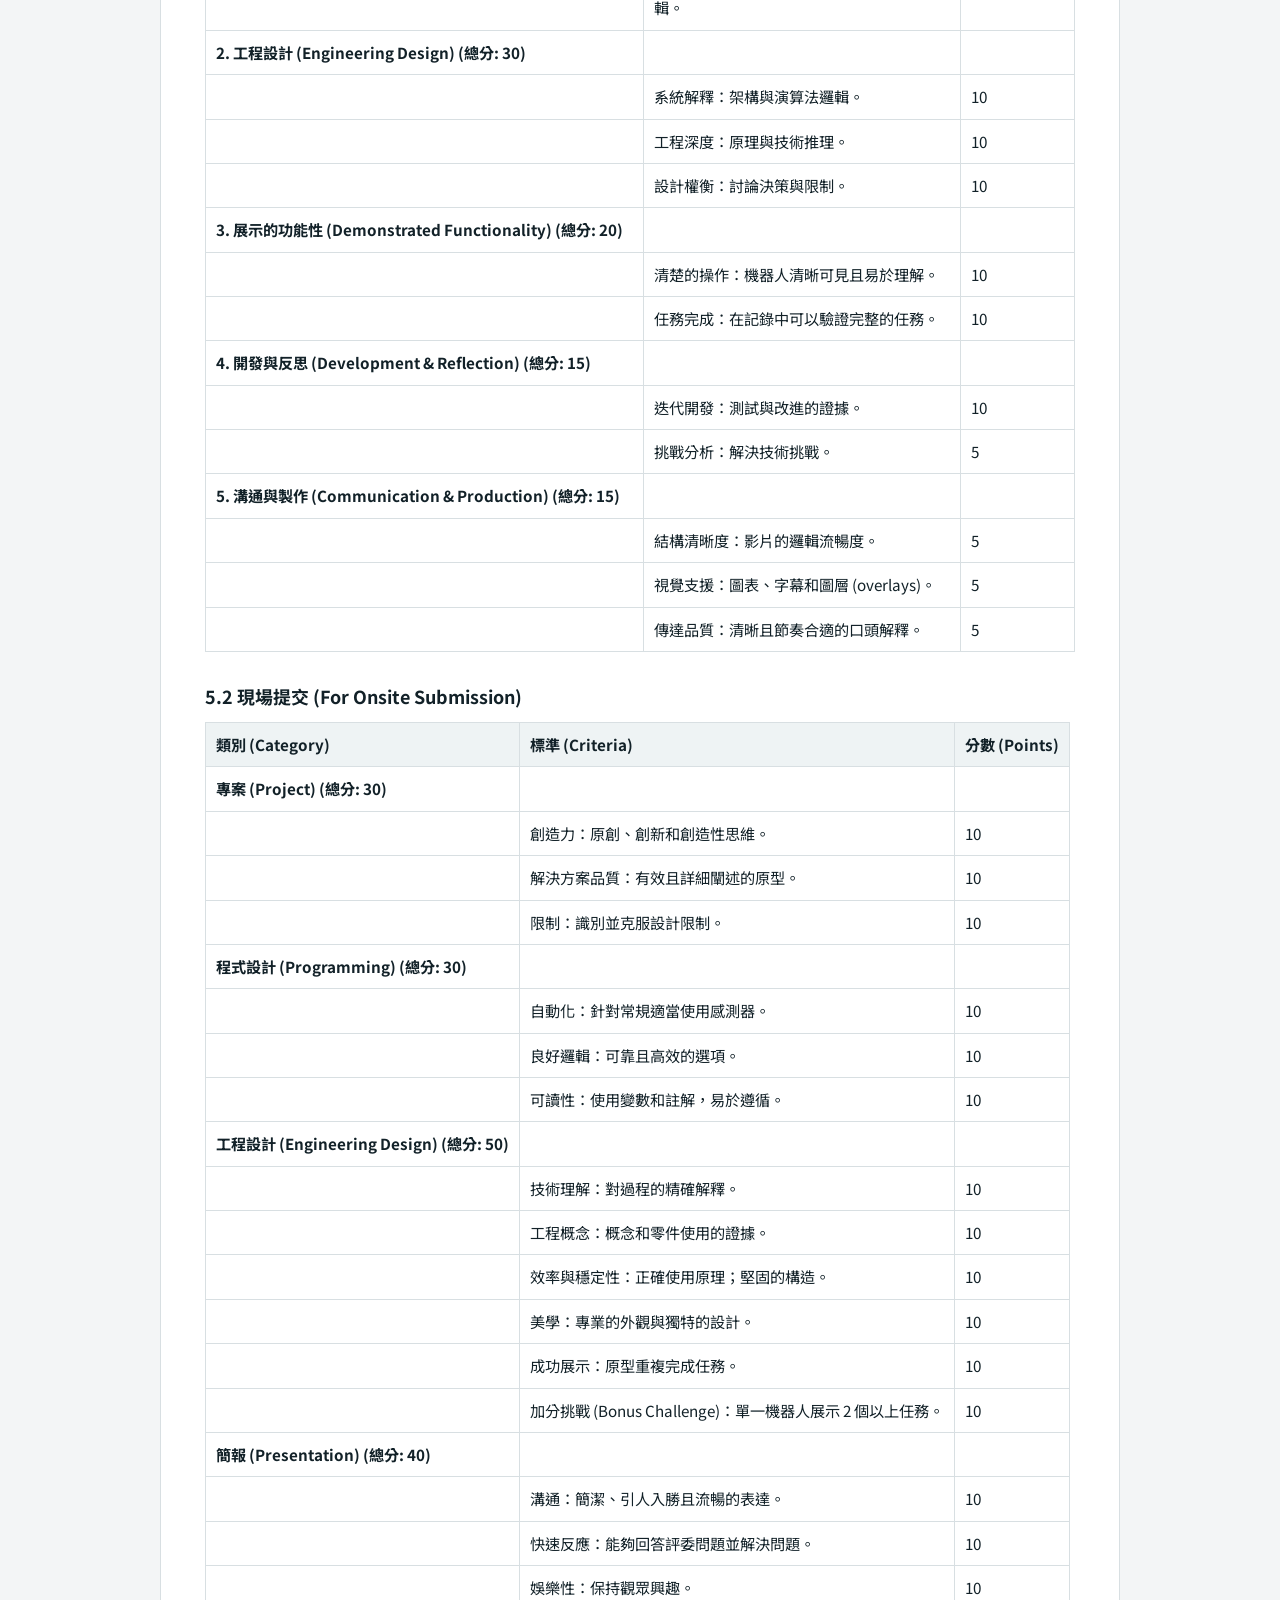
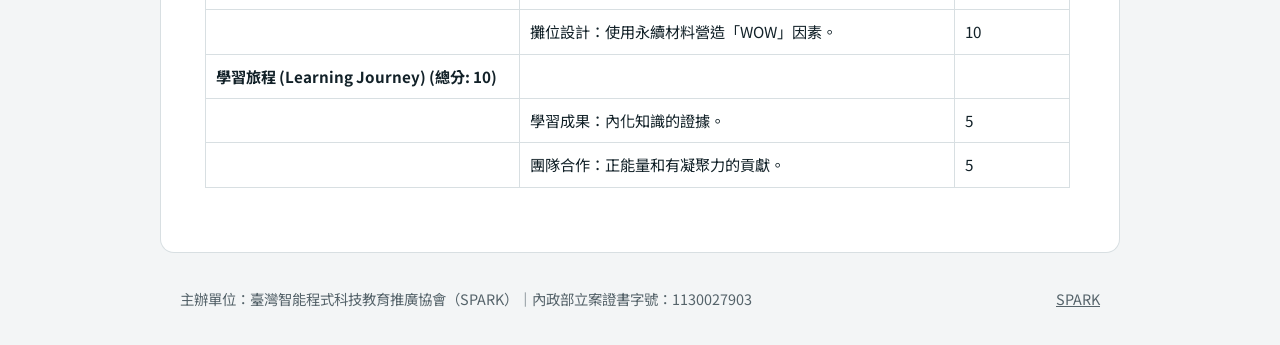
<file: rules/open_rules.html>
<!DOCTYPE html>
<html lang="zh-Hant-TW">
<head>
    <meta charset="UTF-8">
    <meta name="viewport" content="width=device-width, initial-scale=1.0">
    <title>GRG 2026 - Open Category (公開組專題) 完整競賽規則 | Global Robotics Games Taiwan</title>
    <meta name="description" content="2026 Global Robotics Games (GRG) 台灣賽區 Open Category (公開組專題) 詳細競賽規則、年齡規範、器材限制、任務場地圖與評分標準說明。">
    <meta name="keywords" content="GRG, GRG 2026, Open Category (公開組專題), Global Robotics Games, 競賽規則, 機器人比賽, SPARK, 臺灣智能程式科技教育推廣協會">
    <meta name="robots" content="index, follow">

    <!-- Canonical URL -->
    <link rel="canonical" href="https://global-robotics-games-taiwan.github.io/rules/open_rules.html">

    <!-- Open Graph / Social -->
    <meta property="og:type" content="article">
    <meta property="og:url" content="https://global-robotics-games-taiwan.github.io/rules/open_rules.html">
    <meta property="og:title" content="GRG 2026 - Open Category (公開組專題) 完整競賽規則 | Global Robotics Games Taiwan">
    <meta property="og:description" content="2026 Global Robotics Games (GRG) 台灣賽區 Open Category (公開組專題) 詳細規範與計分指南。">
    <meta property="og:image" content="https://global-robotics-games-taiwan.github.io/img/grg-singapore-2024.jpg">

    <!-- Schema.org Breadcrumbs & Article for SEO & AI Search Engines -->
    <script type="application/ld+json">
    {
      "@context": "https://schema.org",
      "@type": "BreadcrumbList",
      "itemListElement": [
        {
          "@type": "ListItem",
          "position": 1,
          "name": "GRG Taiwan 首頁",
          "item": "https://global-robotics-games-taiwan.github.io/"
        },
        {
          "@type": "ListItem",
          "position": 2,
          "name": "競賽規則",
          "item": "https://global-robotics-games-taiwan.github.io/#rules"
        },
        {
          "@type": "ListItem",
          "position": 3,
          "name": "Open Category (公開組專題)",
          "item": "https://global-robotics-games-taiwan.github.io/rules/open_rules.html"
        }
      ]
    }
    </script>

    <link rel="preconnect" href="https://fonts.googleapis.com">
<link rel="preconnect" href="https://fonts.gstatic.com" crossorigin>
<link rel="preload" as="style" href="https://fonts.googleapis.com/css2?family=Noto+Sans+TC:wght@400;500;700;900&amp;family=Barlow+Condensed:wght@600;800&amp;display=swap">
<link rel="stylesheet" href="https://fonts.googleapis.com/css2?family=Noto+Sans+TC:wght@400;500;700;900&amp;family=Barlow+Condensed:wght@600;800&amp;display=swap" media="print" onload="this.media='all'">
<noscript><link rel="stylesheet" href="https://fonts.googleapis.com/css2?family=Noto+Sans+TC:wght@400;500;700;900&amp;family=Barlow+Condensed:wght@600;800&amp;display=swap"></noscript>
<link rel="stylesheet" href="../css/rules.css">
<meta name="theme-color" content="#0b4f5c">
<link rel="icon" type="image/png" sizes="192x192" href="../img/favicon-192.png">
<link rel="apple-touch-icon" href="../img/apple-touch-icon.png">
<script async src="https://www.googletagmanager.com/gtag/js?id=G-00G74KLXL7"></script>
<script>window.dataLayer=window.dataLayer||[];function gtag(){dataLayer.push(arguments);}gtag('js',new Date());gtag('config','G-00G74KLXL7');</script>
</head>
<body>
<a class="skip" href="#content">跳到規則內文</a>
<header class="top"><div class="in"><a class="brand" href="../index.html"><span class="b"><img src="../img/grg-mark.png" width="160" height="160" alt="GRG Taiwan 首頁"></span><b>GRG TAIWAN</b></a><nav aria-label="規則頁選單"><a href="../index.html#groups">組別與規則</a><a href="open_rules_en.html">English</a></nav></div></header>
<div class="tools no-print"><a href="../index.html#groups">回組別列表</a><a href="open_rules_en.html">English 原文</a><button type="button" onclick="window.print()">下載為 PDF（列印）</button></div>
<main class="rules-doc" id="content"><h1 id="2026-grg-公開組-open-category-完整中文規則">2026 GRG 公開組 (Open Category) 完整中文規則</h1>
<blockquote class="c-IMPORTANT"><p><span class="lbl">重要</span>此中文規則完全基於官方最新釋出的公開組 PDF 進行精準翻譯與校對。所有條款均一字不漏完整翻譯。2026-11-10 已與主辦 Quacktolearn 線上版全文逐章核對並補齊。</p>
</blockquote>
<h2 id="1-簡介-introduction">1. 簡介 (Introduction)</h2>
<p>今年 NRC 的主題是「任務：膳食 (Mission Meals)」，重點關注那些利用科技解決世界各地飢餓問題的個人。這項挑戰旨在透過利用機器人技術，解決確保所有人都能獲得充足且穩定的糧食供應的難題。
飢餓通常源於食物生產與分配方式的問題。機器人可以在這段旅程的許多階段提供支援——從種植食物，到將食物安全地送到需要的人手中。</p>
<p><img src="../images/rules/Open_Mission_Meals.jpg" alt="任務：膳食 (Mission Meals) 主題圖" width="360" height="360"></p>
<h2 id="2-線上部分：影片提交-online-component-video-submission">2. 線上部分：影片提交 (Online Component: Video Submission)</h2>
<p>隊伍需提交一段展示機器人實際運作的示範影片與一段簡報影片。每段影片長度不得超過 3 分鐘。</p>
<h3 id="規則與規定-rules-and-regulations">規則與規定 (Rules and Regulations)</h3>
<ul>
<li>所有影片提交應以適度且合宜的主題為主，保持尊重和包容的氛圍。我們不接受暗示性主題、淫穢內容，或在種族/宗教上不敏感或具攻擊性的內容。</li>
<li>所有使用的音樂和第三方內容必須獲得適當授權或屬於公有領域。參賽者承擔所有版權合規責任。</li>
<li><strong>取消資格的理由 (Grounds for disqualification)</strong>：包含違反安全規則、抄襲、超過時間限制、造假資訊，或破壞比賽誠信的行為。</li>
<li><strong>安全 (Safety)</strong>：任何展示不安全機器人或隊伍行為的影片將被立即取消資格。這包含危險物質、明火、煙霧或高速拋射物。</li>
<li><strong>電氣安全 (Electrical Safety)</strong>：最大允許電壓為 24V。隊伍必須展示安全的電池安裝與絕緣。若有短路證據或缺乏緊急停止按鈕 (E-Stop)，將導致取消資格。</li>
<li><strong>服裝指南 (Attire Guidelines)</strong>：學生必須穿著完整的學校制服。個人參賽者必須穿著 T 恤、長褲與包鞋。禁止：拖鞋、洞洞鞋 (crocs)、短褲和無袖上衣。</li>
<li><strong>音訊/視訊 (Audio/Video)</strong>：音訊應該清晰可聽。影片必須在 YouTube 上設定為「非公開 (unlisted)」。</li>
<li>主辦單位保留限制每所學校/機器人中心允許派出的公開組隊伍總數的權利。</li>
</ul>
<h3 id="提交指南-submission-guidelines">提交指南 (Submission Guidelines)</h3>
<ul>
<li>每支隊伍<strong>僅限提交一次</strong> - 請在提交前檢查所有資訊。</li>
<li><strong>學生作品 (Student Work)</strong>：所有程式設計和影片製作都必須僅由學生完成。老師/教練可以提供技術指導，但不能製作機器人或剪輯影片。</li>
<li><strong>影片標題格式 (Video Title Format)</strong>：<ul>
<li>學校：Team Name_School Name_Age Group (隊伍名稱_學校名稱_年齡組別)</li>
<li>個人：Your Name_Age Group (你的姓名_年齡組別)</li>
</ul>
</li>
<li><strong>影片規格 (Video Specifications)</strong>：<ul>
<li>解析度：至少 1080p</li>
<li>長度：3 分鐘以內</li>
<li>畫面比例：16:9</li>
<li>如果影片有加快或放慢速度，必須清楚顯示影格率標籤（例如 &quot;2x speed&quot;）。</li>
</ul>
</li>
<li>參考第 5.1 節的影片提交評分標準 (Video Submission Rubrics)。</li>
<li>影片寄件至協會信箱：<a href="mailto:&#99;&#x6f;&#x6e;&#116;&#97;&#99;&#x74;&#101;&#100;&#x75;&#115;&#112;&#x61;&#x72;&#x6b;&#x40;&#103;&#x6d;&#x61;&#105;&#108;&#x2e;&#x63;&#111;&#x6d;">&#99;&#x6f;&#x6e;&#116;&#97;&#99;&#x74;&#101;&#100;&#x75;&#115;&#112;&#x61;&#x72;&#x6b;&#x40;&#103;&#x6d;&#x61;&#105;&#108;&#x2e;&#x63;&#111;&#x6d;</a></li>
<li>影片繳交期限為：2026年10月25日23:59分</li>
</ul>
<h3 id="個資保護-pdpa">個資保護 (PDPA)</h3>
<p>藉由提交影片參賽，參賽者承認並同意以下事項：</p>
<ul>
<li><strong>收集 (Collection)</strong>：包含姓名、影像、肖像、聲音以及影片內的個人資料。</li>
<li><strong>使用 (Use)</strong>：用於與比賽相關的目的，包含管理、評審和推廣/行銷。</li>
<li><strong>揭露 (Disclosure)</strong>：向評審、合作夥伴、供應商和第三方平台（例如影片代管服務）揭露，這些平台可能位於新加坡境外。</li>
<li><strong>發布 (Publication)</strong>：承認提交的影片可能會被公開存取。</li>
<li><strong>聲明 (Representations)</strong>：參賽者已獲得影片中所有可識別個人的必要同意。</li>
<li><strong>保留 (Retention)</strong>：資料將根據法律/業務要求的必要時間進行保留，然後安全銷毀。</li>
<li><strong>未成年人 (Minors)</strong>：13 歲以下的參賽者必須在父母或法定監護人的同意下提交。</li>
</ul>
<h2 id="3-挑戰-challenges">3. 挑戰 (Challenges)</h2>
<p>隊伍將開發解決以下概述的一個或多個關鍵挑戰的機器人解決方案。此外，要嘗試加分挑戰 (bonus challenge)，隊伍必須先解決至少一個關鍵挑戰，不限制使用任何機器人硬體設備。</p>
<h3 id="a-缺乏糧食生產基礎設施-lack-of-food-production-infrastructure">a) 缺乏糧食生產基礎設施 (Lack of Food Production Infrastructure)</h3>
<p><strong>挑戰描述：</strong> 如果沒有適當的糧食生產基礎設施，農作物就無法免受天氣條件的影響，也無法進行適當的澆水或有效的種植，這可能會導致產量減少。
<strong>可能的機器人解決方案：</strong> 機器人可以組裝輕型框架、安裝栽培架、有系統地放置植物盆、連接灌溉軟管，並固定面板。
<strong>對飢餓的影響：</strong> 這可以解決糧食生產基礎設施缺乏的問題，進而使糧食生產更加穩定。</p>
<h3 id="b-勞力密集的糧食生產過程-labour-intensive-food-production-processes">b) 勞力密集的糧食生產過程 (Labour-Intensive Food Production Processes)</h3>
<p><strong>挑戰描述：</strong> 諸如收成與對收成/捕獲的產品進行分類等任務，在很大程度上仍然是由手工完成的。然而，這些任務是勞力密集的，並且難以提高效率。
<strong>可能的機器人解決方案：</strong> 機器人可以，例如，執行除草、授粉，以及收割蔬菜、雞蛋和魚類，以及對收成或捕獲的產品進行分類。
<strong>對飢餓的影響：</strong> 使糧食生產自動化的機器人將使糧食生產更有效率。</p>
<h3 id="c-糟糕的物流-poor-logistics">c) 糟糕的物流 (Poor Logistics)</h3>
<p><strong>挑戰描述：</strong> 如果食物運輸得太慢或沒有保持在合適的溫度，即使它是精心生產的，也可能不得不被扔掉。此外，如果某些地區的食物過剩，而其他地區的食物不足，食物就無法有效地與每個人分享。
<strong>可能的機器人解決方案：</strong> 機器人可以在保持合適溫度的同時運送食物。
<strong>對飢餓的影響：</strong> 藉由建立高效的運輸與糧食供應系統，可以更有效地分配糧食並減少飢餓。</p>
<h3 id="d-透過末端執行器設計實現機器人多功能性-加分挑戰-robot-versatility-through-end-effector-design-bonus-challenge">d) 透過末端執行器設計實現機器人多功能性 (加分挑戰) (Robot Versatility through End-Effector Design (Bonus Challenge))</h3>
<p><strong>挑戰描述：</strong> 由於機器人專門用於單一任務，導致機器人部署面臨效率低下的問題。由於需要更多數量的機器人來解決不同的任務，這種限制增加了成本。
<strong>可能的機器人解決方案：</strong> 以移動機器人、無人機或人形機器人作為基礎平台，可以實施模組化系統，其中可更換的末端執行器 (interchangeable end-effectors) 使單個機器人能夠執行多項任務。例子包含：</p>
<ul>
<li>用於農作物栽培的盆栽放置工具</li>
<li>用於溫室組裝的框架固定工具</li>
<li>用於均勻分佈的種子與肥料分配器</li>
<li>用於農作物收成的軟夾具 (Soft Gripper)</li>
<li>用於牲畜照顧的專用工具</li>
</ul>
<p>隊伍應開發至少兩個可更換的末端執行器。
<strong>對飢餓的影響：</strong> 如果一個機器人可以完成許多不同的工作，機器人就可以更便宜、更有效地被用來幫助解決飢餓問題。</p>
<h2 id="4-現場部分：專案攤位-onsite-component-project-booth">4. 現場部分：專案攤位 (Onsite Component: Project Booth)</h2>
<p>入圍的隊伍需要在專案攤位或指定區域展示他們的機器人解決方案。每支隊伍大約獲得 60cm x 180cm 的桌面空間，以現場主辦單位提供為主。
隊伍應利用攤位展示有關其機器人解決方案的研究和開發資訊。所有攤位裝飾和設置（包含機器人解決方案）都必須留在攤位區域內。使用道具、裝飾品或機器人超出邊界的隊伍將面臨處罰。如果專案需要液體，隊伍僅限使用水。</p>
<h3 id="評審格式與要求-judging-format--requirements">評審格式與要求 (Judging Format &amp; Requirements)</h3>
<ul>
<li>隊伍在攤位有 30 分鐘的時間進行設置和測試。</li>
<li>機器人的展示將在一個或兩個評審場次中進行。</li>
<li>在每場評審中，隊伍將有最多 10 分鐘的簡報時間和 5 分鐘的問答時間。</li>
<li>隊伍應熟悉比賽當天的時間表，並確保在他們的場次期間留在攤位。</li>
<li>如果機器人解決方案無法正常運作，隊伍需在下一場次前進行故障排除。</li>
<li>每個年齡組的最低隊伍數量為 10 支才能進行評審；否則，年齡組將被合併。例如，如果只有 3 支大專組隊伍，他們將與中學組隊伍一起接受評審。</li>
</ul>
<h3 id="年齡組別要求-age-group-requirements">年齡組別要求 (Age Group Requirements)</h3>
<ul>
<li><strong>小學 (Primary) (7 至 12 歲)</strong>：如果您屬於此年齡組，您將需要解釋您的機器人解決方案如何解決糧食生產力方面的問題，使其更能抵抗天氣影響、更有效地分配或更具生產效率。</li>
<li><strong>中學 (Secondary) (13 至 16 歲)</strong>：如果您屬於此年齡組，您將需要解釋您的機器人解決方案如何解決農業中的問題，並展示它如何對勞工的生活產生積極影響。</li>
<li><strong>大專 (Tertiary) (17 至 19 歲)</strong>：如果您屬於此年齡組，您將需要解釋您的機器人解決方案如何解決問題描述，以及它如何成為現實。描述必須克服哪些挑戰才能使其在農業或任何其他相關行業中廣泛使用。</li>
<li>不同年齡可混合組隊，需以最高年齡者報名對應組別</li>
</ul>
<h2 id="5-評分標準-scoring-rubrics">5. 評分標準 (Scoring Rubrics)</h2>
<h3 id="51-線上提交-for-online-submission">5.1 線上提交 (For Online Submission)</h3>
<p>線上部分評估影片提交中所展示的技術效率與邏輯：</p>
<ul>
<li>機械效率 (Mechanical Efficiency)：有效利用零件和能源；堅固耐用 – 5 分</li>
<li>自動化 (Automation)：來自感測器的適當輸入 – 5 分</li>
</ul>
<table>
<thead>
<tr>
<th>主要類別 (Main Category)</th>
<th>次類別/標準 (SubCategory / Criteria)</th>
<th>分數 (Points)</th>
</tr>
</thead>
<tbody><tr>
<td><strong>1. 問題與概念清晰度 (Problem &amp; Concept Clarity) (總分: 20)</strong></td>
<td></td>
<td></td>
</tr>
<tr>
<td></td>
<td>問題定義：清晰表達並在情境上合理。</td>
<td>10</td>
</tr>
<tr>
<td></td>
<td>概念原理：解釋了所選解決方案背後的邏輯。</td>
<td>10</td>
</tr>
<tr>
<td><strong>2. 工程設計 (Engineering Design) (總分: 30)</strong></td>
<td></td>
<td></td>
</tr>
<tr>
<td></td>
<td>系統解釋：架構與演算法邏輯。</td>
<td>10</td>
</tr>
<tr>
<td></td>
<td>工程深度：原理與技術推理。</td>
<td>10</td>
</tr>
<tr>
<td></td>
<td>設計權衡：討論決策與限制。</td>
<td>10</td>
</tr>
<tr>
<td><strong>3. 展示的功能性 (Demonstrated Functionality) (總分: 20)</strong></td>
<td></td>
<td></td>
</tr>
<tr>
<td></td>
<td>清楚的操作：機器人清晰可見且易於理解。</td>
<td>10</td>
</tr>
<tr>
<td></td>
<td>任務完成：在記錄中可以驗證完整的任務。</td>
<td>10</td>
</tr>
<tr>
<td><strong>4. 開發與反思 (Development &amp; Reflection) (總分: 15)</strong></td>
<td></td>
<td></td>
</tr>
<tr>
<td></td>
<td>迭代開發：測試與改進的證據。</td>
<td>10</td>
</tr>
<tr>
<td></td>
<td>挑戰分析：解決技術挑戰。</td>
<td>5</td>
</tr>
<tr>
<td><strong>5. 溝通與製作 (Communication &amp; Production) (總分: 15)</strong></td>
<td></td>
<td></td>
</tr>
<tr>
<td></td>
<td>結構清晰度：影片的邏輯流暢度。</td>
<td>5</td>
</tr>
<tr>
<td></td>
<td>視覺支援：圖表、字幕和圖層 (overlays)。</td>
<td>5</td>
</tr>
<tr>
<td></td>
<td>傳達品質：清晰且節奏合適的口頭解釋。</td>
<td>5</td>
</tr>
</tbody></table>
<h3 id="52-現場提交-for-onsite-submission">5.2 現場提交 (For Onsite Submission)</h3>
<table>
<thead>
<tr>
<th>類別 (Category)</th>
<th>標準 (Criteria)</th>
<th>分數 (Points)</th>
</tr>
</thead>
<tbody><tr>
<td><strong>專案 (Project) (總分: 30)</strong></td>
<td></td>
<td></td>
</tr>
<tr>
<td></td>
<td>創造力：原創、創新和創造性思維。</td>
<td>10</td>
</tr>
<tr>
<td></td>
<td>解決方案品質：有效且詳細闡述的原型。</td>
<td>10</td>
</tr>
<tr>
<td></td>
<td>限制：識別並克服設計限制。</td>
<td>10</td>
</tr>
<tr>
<td><strong>程式設計 (Programming) (總分: 30)</strong></td>
<td></td>
<td></td>
</tr>
<tr>
<td></td>
<td>自動化：針對常規適當使用感測器。</td>
<td>10</td>
</tr>
<tr>
<td></td>
<td>良好邏輯：可靠且高效的選項。</td>
<td>10</td>
</tr>
<tr>
<td></td>
<td>可讀性：使用變數和註解，易於遵循。</td>
<td>10</td>
</tr>
<tr>
<td><strong>工程設計 (Engineering Design) (總分: 50)</strong></td>
<td></td>
<td></td>
</tr>
<tr>
<td></td>
<td>技術理解：對過程的精確解釋。</td>
<td>10</td>
</tr>
<tr>
<td></td>
<td>工程概念：概念和零件使用的證據。</td>
<td>10</td>
</tr>
<tr>
<td></td>
<td>效率與穩定性：正確使用原理；堅固的構造。</td>
<td>10</td>
</tr>
<tr>
<td></td>
<td>美學：專業的外觀與獨特的設計。</td>
<td>10</td>
</tr>
<tr>
<td></td>
<td>成功展示：原型重複完成任務。</td>
<td>10</td>
</tr>
<tr>
<td></td>
<td>加分挑戰 (Bonus Challenge)：單一機器人展示 2 個以上任務。</td>
<td>10</td>
</tr>
<tr>
<td><strong>簡報 (Presentation) (總分: 40)</strong></td>
<td></td>
<td></td>
</tr>
<tr>
<td></td>
<td>溝通：簡潔、引人入勝且流暢的表達。</td>
<td>10</td>
</tr>
<tr>
<td></td>
<td>快速反應：能夠回答評委問題並解決問題。</td>
<td>10</td>
</tr>
<tr>
<td></td>
<td>娛樂性：保持觀眾興趣。</td>
<td>10</td>
</tr>
<tr>
<td></td>
<td>攤位設計：使用永續材料營造「WOW」因素。</td>
<td>10</td>
</tr>
<tr>
<td><strong>學習旅程 (Learning Journey) (總分: 10)</strong></td>
<td></td>
<td></td>
</tr>
<tr>
<td></td>
<td>學習成果：內化知識的證據。</td>
<td>5</td>
</tr>
<tr>
<td></td>
<td>團隊合作：正能量和有凝聚力的貢獻。</td>
<td>5</td>
</tr>
</tbody></table>
</main>
<footer class="site"><div>主辦單位：臺灣智能程式科技教育推廣協會（SPARK）｜內政部立案證書字號：1130027903</div><a href="https://spark-taiwan-association.github.io/">SPARK</a></footer>
<nav class="dock" aria-label="快速操作"><a class="p" href="https://forms.gle/FFsFxDpUoLM1TUwa9">前往報名</a><a class="g" href="https://line.me/ti/g2/XWUYNGvXIzqFgE9b6Z4oTb1_jFIvgsxXs7SCJw?utm_source=invitation&amp;utm_medium=link_copy&amp;utm_campaign=default">加入 LINE</a></nav>
</body>
</html>
</file>
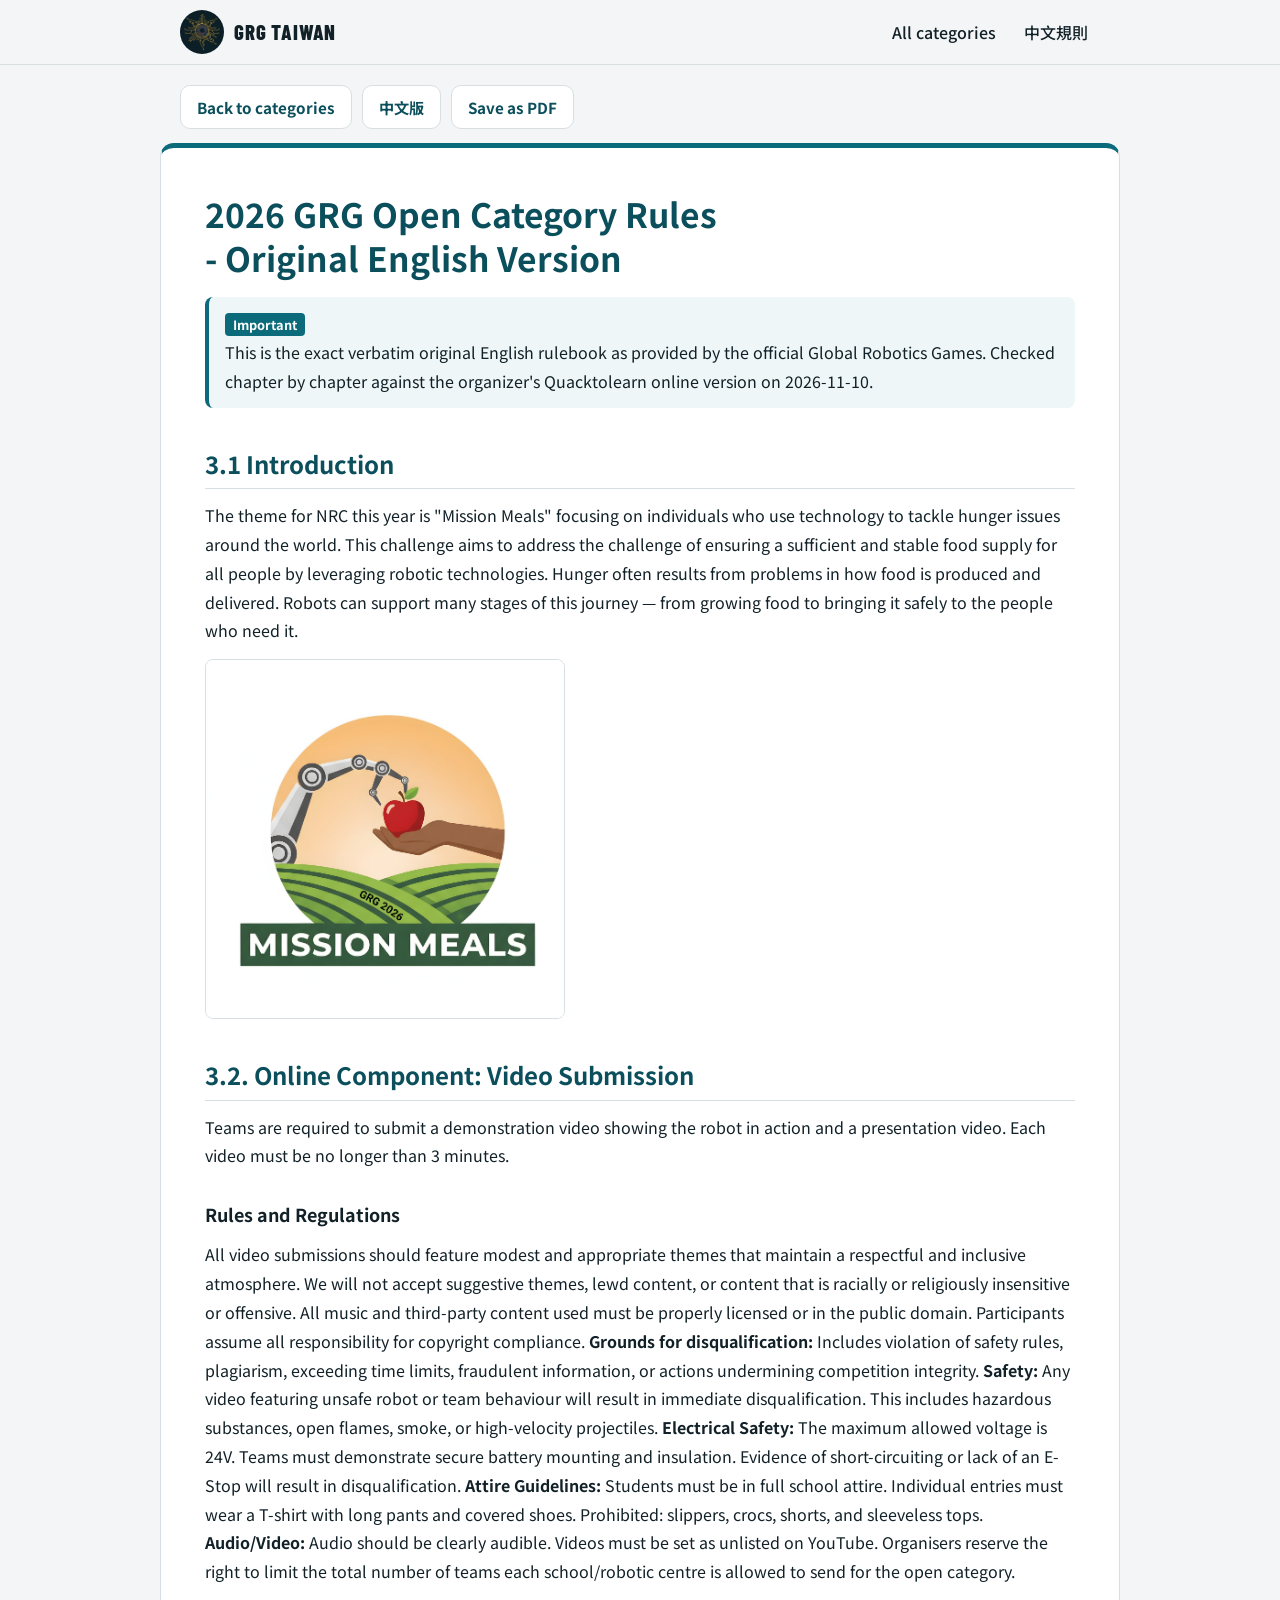
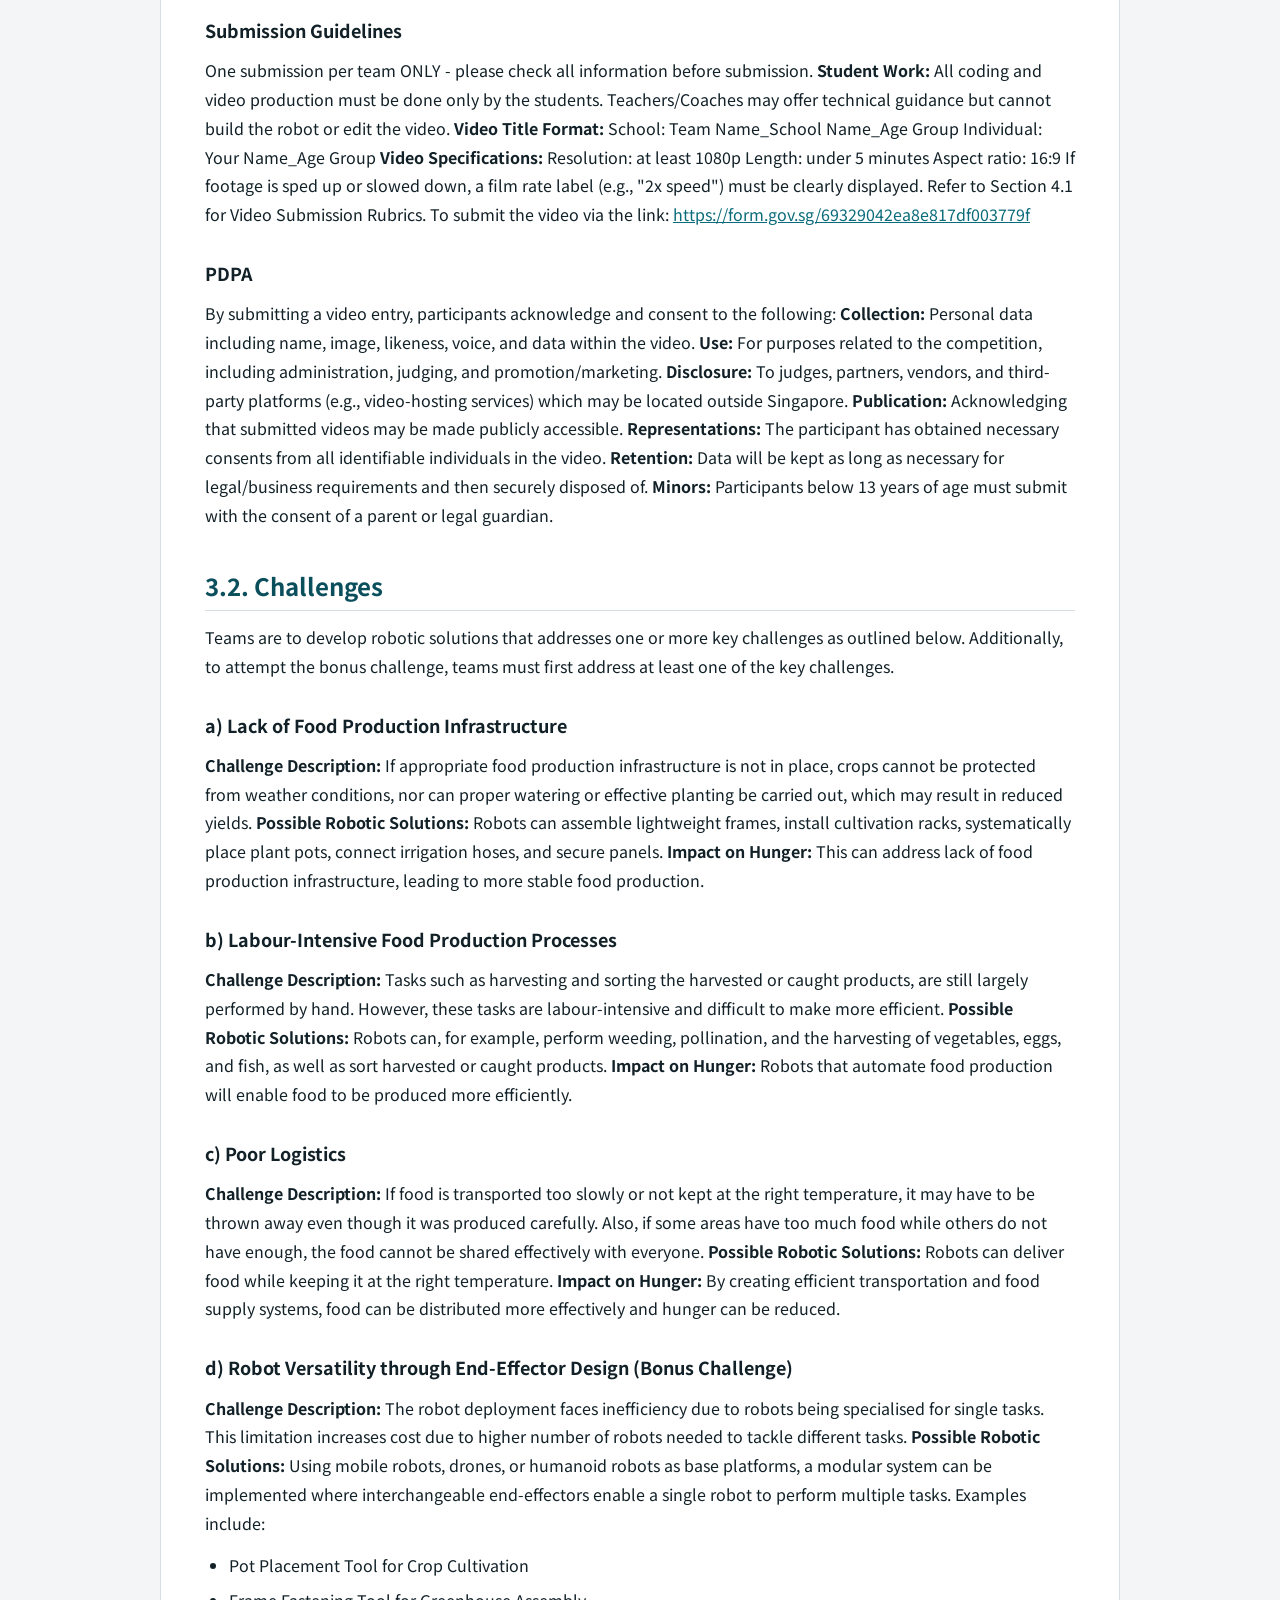
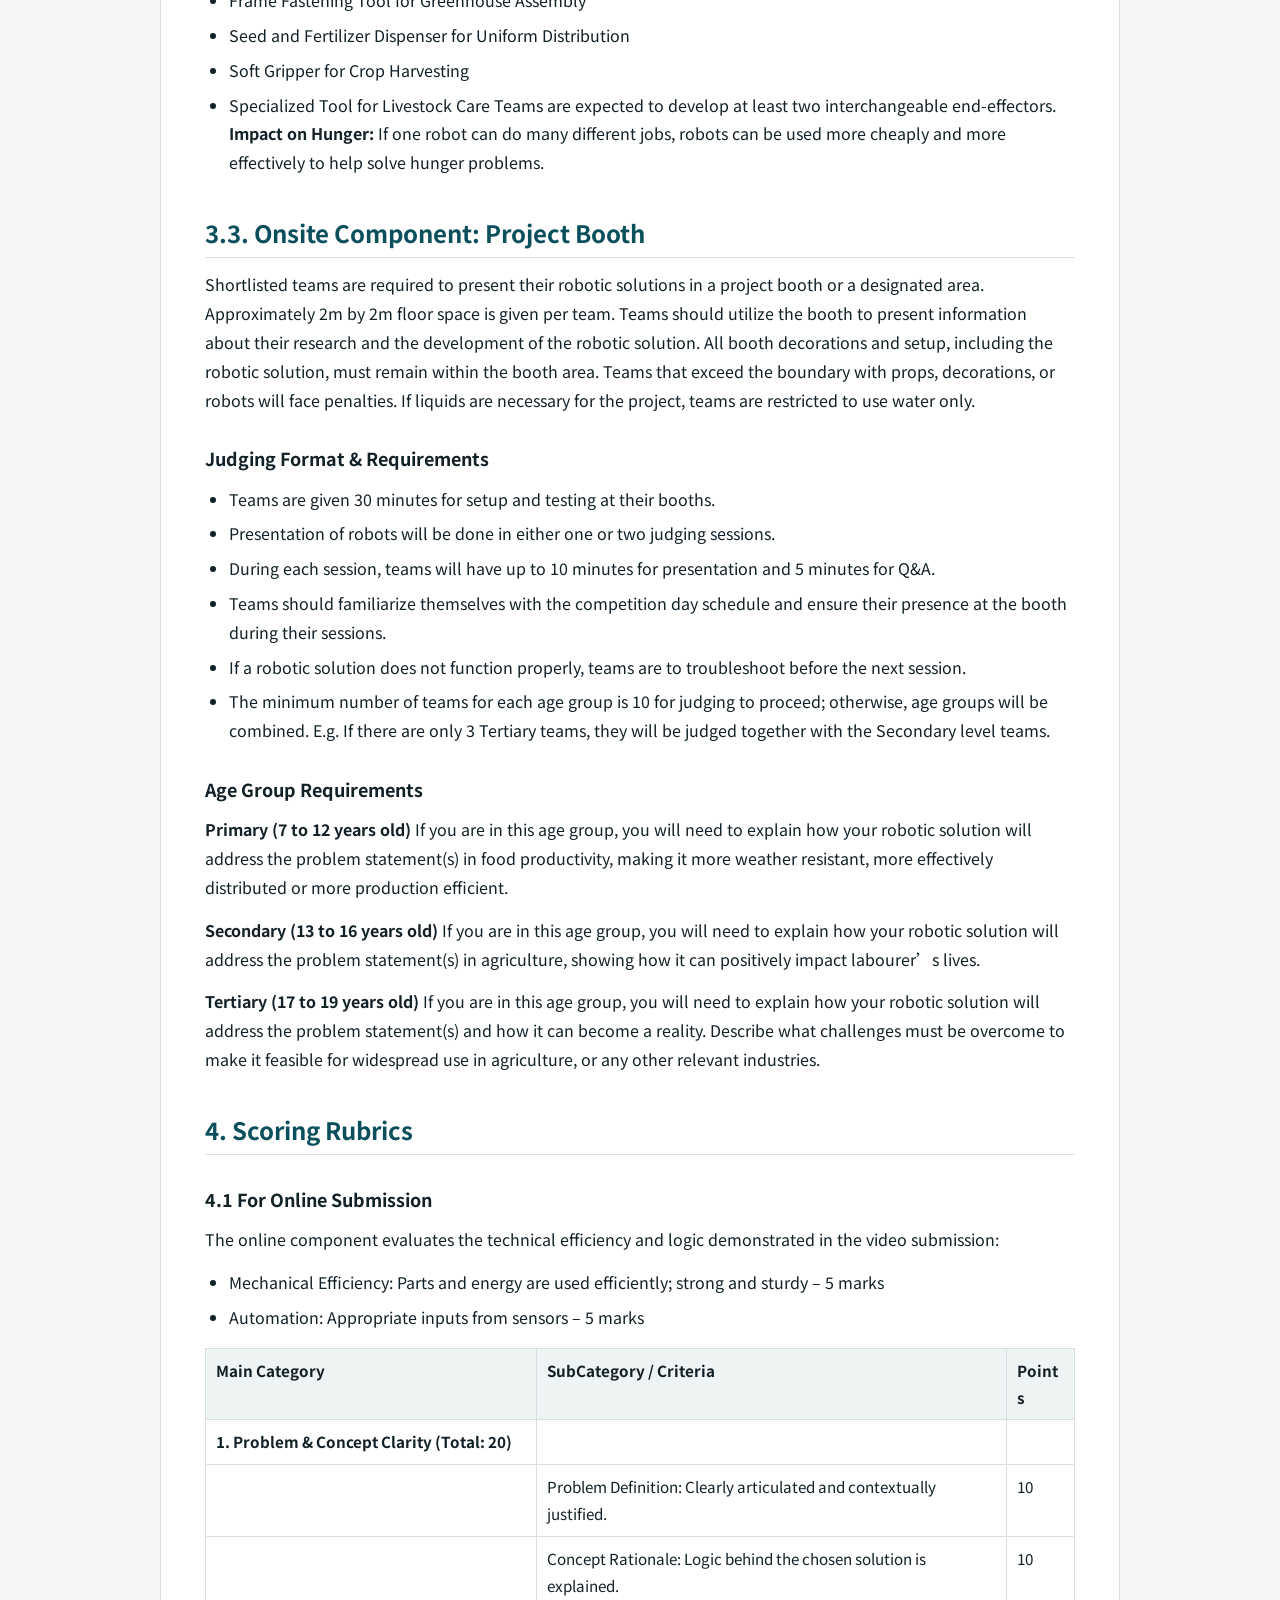
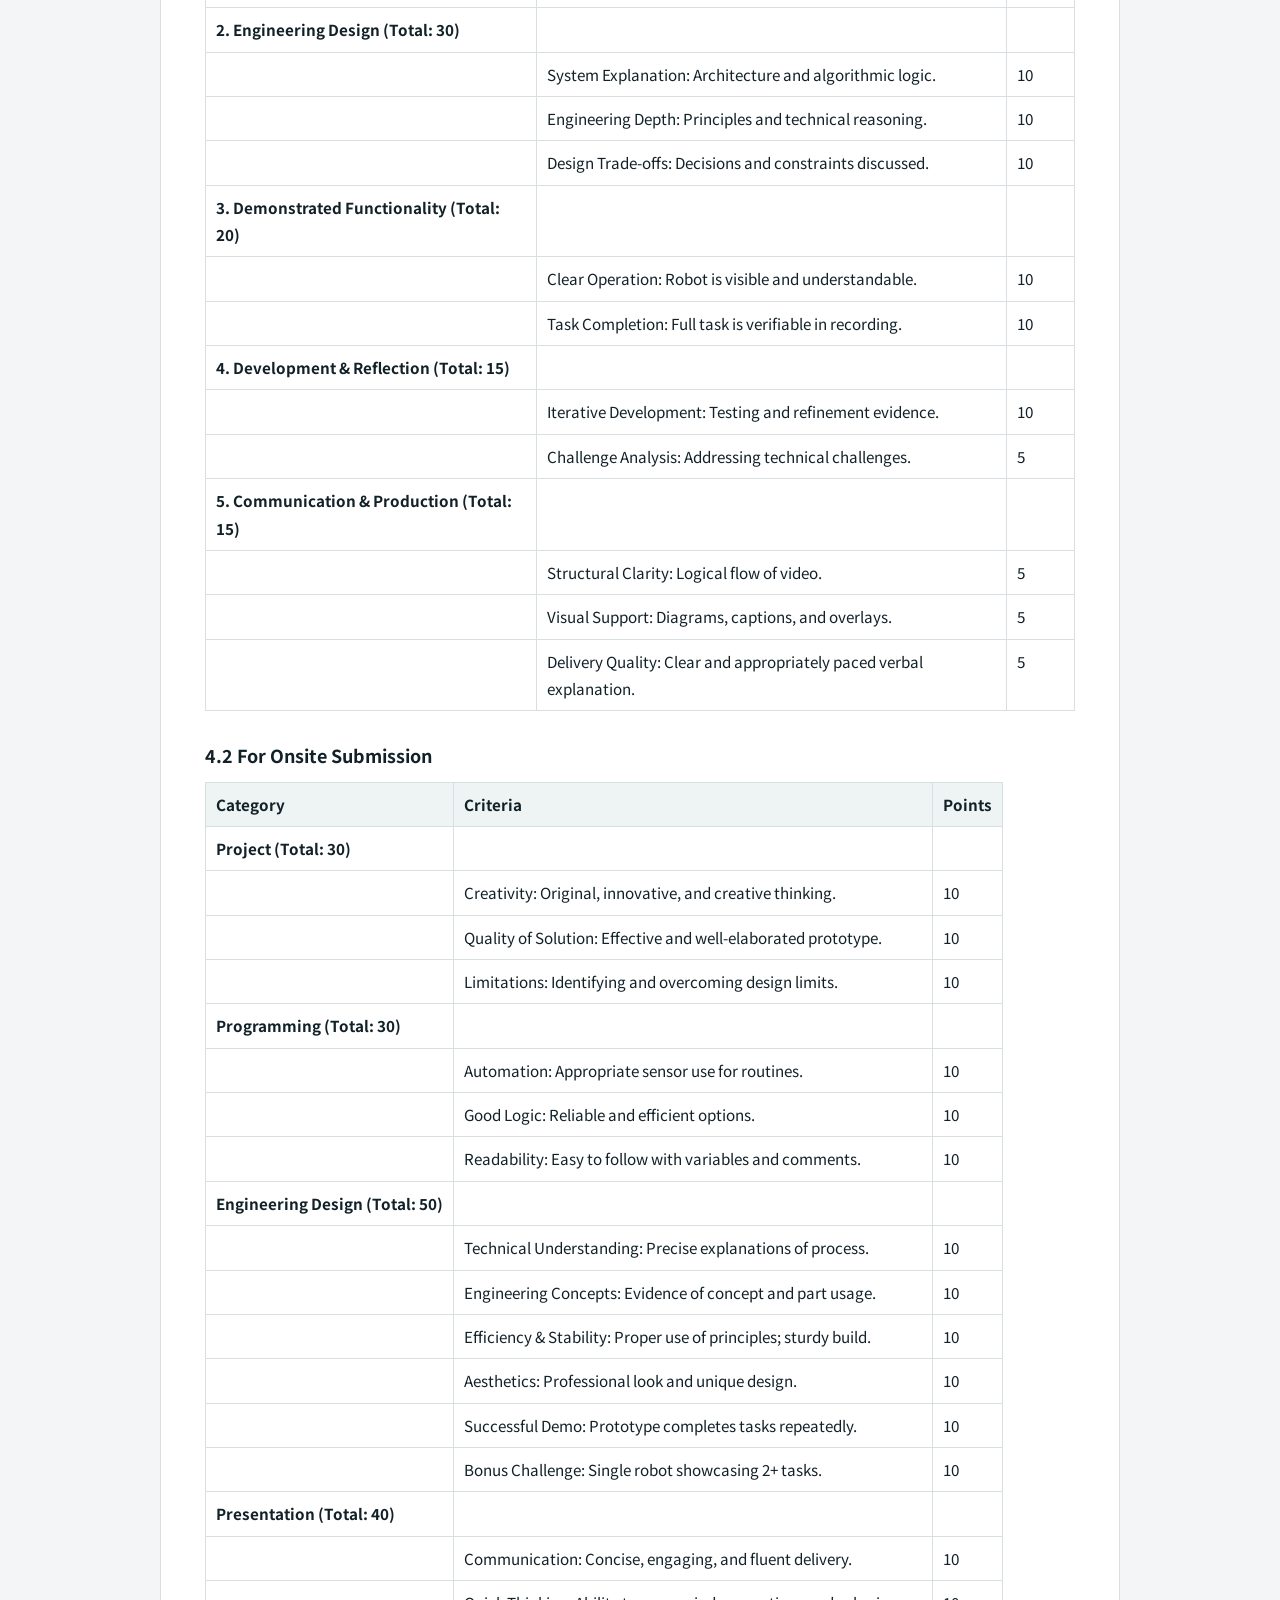
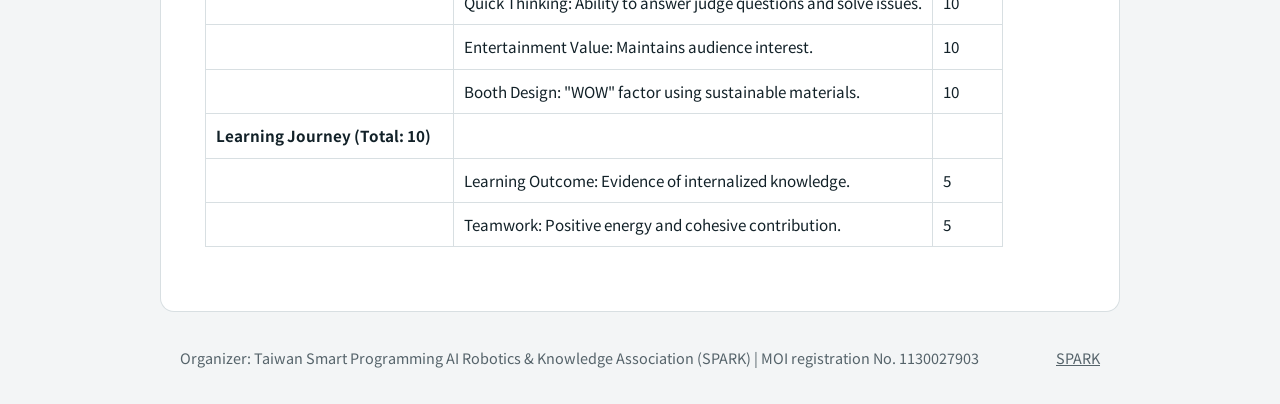
<file: rules/open_rules_en.html>
<!DOCTYPE html>
<html lang="en">
<head>
    <meta charset="UTF-8">
    <meta name="viewport" content="width=device-width, initial-scale=1.0">
    <title>GRG 2026 - Open Category (English) 完整競賽規則 | Global Robotics Games Taiwan</title>
    <meta name="description" content="2026 Global Robotics Games (GRG) 台灣賽區 Open Category (English) 詳細競賽規則、年齡規範、器材限制、任務場地圖與評分標準說明。">
    <meta name="keywords" content="GRG, GRG 2026, Open Category (English), Global Robotics Games, 競賽規則, 機器人比賽, SPARK, 臺灣智能程式科技教育推廣協會">
    <meta name="robots" content="index, follow">

    <!-- Canonical URL -->
    <link rel="canonical" href="https://global-robotics-games-taiwan.github.io/rules/open_rules_en.html">

    <!-- Open Graph / Social -->
    <meta property="og:type" content="article">
    <meta property="og:url" content="https://global-robotics-games-taiwan.github.io/rules/open_rules_en.html">
    <meta property="og:title" content="GRG 2026 - Open Category (English) 完整競賽規則 | Global Robotics Games Taiwan">
    <meta property="og:description" content="2026 Global Robotics Games (GRG) 台灣賽區 Open Category (English) 詳細規範與計分指南。">
    <meta property="og:image" content="https://global-robotics-games-taiwan.github.io/img/grg-singapore-2024.jpg">

    <!-- Schema.org Breadcrumbs & Article for SEO & AI Search Engines -->
    <script type="application/ld+json">
    {
      "@context": "https://schema.org",
      "@type": "BreadcrumbList",
      "itemListElement": [
        {
          "@type": "ListItem",
          "position": 1,
          "name": "GRG Taiwan 首頁",
          "item": "https://global-robotics-games-taiwan.github.io/"
        },
        {
          "@type": "ListItem",
          "position": 2,
          "name": "競賽規則",
          "item": "https://global-robotics-games-taiwan.github.io/#rules"
        },
        {
          "@type": "ListItem",
          "position": 3,
          "name": "Open Category (English)",
          "item": "https://global-robotics-games-taiwan.github.io/rules/open_rules_en.html"
        }
      ]
    }
    </script>

    <link rel="preconnect" href="https://fonts.googleapis.com">
<link rel="preconnect" href="https://fonts.gstatic.com" crossorigin>
<link rel="preload" as="style" href="https://fonts.googleapis.com/css2?family=Noto+Sans+TC:wght@400;500;700;900&amp;family=Barlow+Condensed:wght@600;800&amp;display=swap">
<link rel="stylesheet" href="https://fonts.googleapis.com/css2?family=Noto+Sans+TC:wght@400;500;700;900&amp;family=Barlow+Condensed:wght@600;800&amp;display=swap" media="print" onload="this.media='all'">
<noscript><link rel="stylesheet" href="https://fonts.googleapis.com/css2?family=Noto+Sans+TC:wght@400;500;700;900&amp;family=Barlow+Condensed:wght@600;800&amp;display=swap"></noscript>
<link rel="stylesheet" href="../css/rules.css">
<meta name="theme-color" content="#0b4f5c">
<link rel="icon" type="image/png" sizes="192x192" href="../img/favicon-192.png">
<link rel="apple-touch-icon" href="../img/apple-touch-icon.png">
<script async src="https://www.googletagmanager.com/gtag/js?id=G-00G74KLXL7"></script>
<script>window.dataLayer=window.dataLayer||[];function gtag(){dataLayer.push(arguments);}gtag('js',new Date());gtag('config','G-00G74KLXL7');</script>
</head>
<body>
<a class="skip" href="#content">Skip to rules</a>
<header class="top"><div class="in"><a class="brand" href="../index.html"><span class="b"><img src="../img/grg-mark.png" width="160" height="160" alt="GRG Taiwan 首頁"></span><b>GRG TAIWAN</b></a><nav aria-label="規則頁選單"><a href="../index.html#groups">All categories</a><a href="open_rules.html">中文規則</a></nav></div></header>
<div class="tools no-print"><a href="../index.html#groups">Back to categories</a><a href="open_rules.html">中文版</a><button type="button" onclick="window.print()">Save as PDF</button></div>
<main class="rules-doc" id="content"><h1 id="2026-grg-open-category-rules---original-english-version">2026 GRG Open Category Rules - Original English Version</h1>
<blockquote class="c-IMPORTANT"><p><span class="lbl">Important</span><br>This is the exact verbatim original English rulebook as provided by the official Global Robotics Games. Checked chapter by chapter against the organizer's Quacktolearn online version on 2026-11-10.</p>
</blockquote>
<h2 id="31-introduction">3.1 Introduction</h2>
<p>The theme for NRC this year is &quot;Mission Meals&quot; focusing on individuals who use technology to tackle hunger issues around the world.
This challenge aims to address the challenge of ensuring a sufficient and stable food supply for all people by leveraging robotic technologies.
Hunger often results from problems in how food is produced and delivered. Robots can support many stages of this journey — from growing food to bringing it safely to the people who need it.</p>
<p><img src="../images/rules/Open_Mission_Meals.jpg" alt="Mission Meals" width="360" height="360"></p>
<h2 id="32-online-component-video-submission">3.2. Online Component: Video Submission</h2>
<p>Teams are required to submit a demonstration video showing the robot in action and a presentation video. Each video must be no longer than 3 minutes.</p>
<h3 id="rules-and-regulations">Rules and Regulations</h3>
<p>All video submissions should feature modest and appropriate themes that maintain a respectful and inclusive atmosphere. We will not accept suggestive themes, lewd content, or content that is racially or religiously insensitive or offensive.
All music and third-party content used must be properly licensed or in the public domain. Participants assume all responsibility for copyright compliance.
<strong>Grounds for disqualification:</strong> Includes violation of safety rules, plagiarism, exceeding time limits, fraudulent information, or actions undermining competition integrity.
<strong>Safety:</strong> Any video featuring unsafe robot or team behaviour will result in immediate disqualification. This includes hazardous substances, open flames, smoke, or high-velocity projectiles.
<strong>Electrical Safety:</strong> The maximum allowed voltage is 24V. Teams must demonstrate secure battery mounting and insulation. Evidence of short-circuiting or lack of an E-Stop will result in disqualification.
<strong>Attire Guidelines:</strong> Students must be in full school attire. Individual entries must wear a T-shirt with long pants and covered shoes. Prohibited: slippers, crocs, shorts, and sleeveless tops.
<strong>Audio/Video:</strong> Audio should be clearly audible. Videos must be set as unlisted on YouTube.
Organisers reserve the right to limit the total number of teams each school/robotic centre is allowed to send for the open category.</p>
<h3 id="submission-guidelines">Submission Guidelines</h3>
<p>One submission per team ONLY - please check all information before submission.
<strong>Student Work:</strong> All coding and video production must be done only by the students. Teachers/Coaches may offer technical guidance but cannot build the robot or edit the video.
<strong>Video Title Format:</strong>
School: Team Name_School Name_Age Group
Individual: Your Name_Age Group
<strong>Video Specifications:</strong>
Resolution: at least 1080p
Length: under 5 minutes
Aspect ratio: 16:9
If footage is sped up or slowed down, a film rate label (e.g., &quot;2x speed&quot;) must be clearly displayed.
Refer to Section 4.1 for Video Submission Rubrics.
To submit the video via the link: <a href="https://form.gov.sg/69329042ea8e817df003779f">https://form.gov.sg/69329042ea8e817df003779f</a> </p>
<h3 id="pdpa">PDPA</h3>
<p>By submitting a video entry, participants acknowledge and consent to the following:
<strong>Collection:</strong> Personal data including name, image, likeness, voice, and data within the video.
<strong>Use:</strong> For purposes related to the competition, including administration, judging, and promotion/marketing.
<strong>Disclosure:</strong> To judges, partners, vendors, and third-party platforms (e.g., video-hosting services) which may be located outside Singapore.
<strong>Publication:</strong> Acknowledging that submitted videos may be made publicly accessible.
<strong>Representations:</strong> The participant has obtained necessary consents from all identifiable individuals in the video.
<strong>Retention:</strong> Data will be kept as long as necessary for legal/business requirements and then securely disposed of.
<strong>Minors:</strong> Participants below 13 years of age must submit with the consent of a parent or legal guardian.</p>
<h2 id="32-challenges">3.2. Challenges</h2>
<p>Teams are to develop robotic solutions that addresses one or more key challenges as outlined below. Additionally, to attempt the bonus challenge, teams must first address at least one of the key challenges.</p>
<h3 id="a-lack-of-food-production-infrastructure">a) Lack of Food Production Infrastructure</h3>
<p><strong>Challenge Description:</strong> If appropriate food production infrastructure is not in place, crops cannot be protected from weather conditions, nor can proper watering or effective planting be carried out, which may result in reduced yields.
<strong>Possible Robotic Solutions:</strong> Robots can assemble lightweight frames, install cultivation racks, systematically place plant pots, connect irrigation hoses, and secure panels.
<strong>Impact on Hunger:</strong> This can address lack of food production infrastructure, leading to more stable food production.</p>
<h3 id="b-labour-intensive-food-production-processes">b) Labour-Intensive Food Production Processes</h3>
<p><strong>Challenge Description:</strong> Tasks such as harvesting and sorting the harvested or caught products, are still largely performed by hand. However, these tasks are labour-intensive and difficult to make more efficient.
<strong>Possible Robotic Solutions:</strong> Robots can, for example, perform weeding, pollination, and the harvesting of vegetables, eggs, and fish, as well as sort harvested or caught products.
<strong>Impact on Hunger:</strong> Robots that automate food production will enable food to be produced more efficiently.</p>
<h3 id="c-poor-logistics">c) Poor Logistics</h3>
<p><strong>Challenge Description:</strong> If food is transported too slowly or not kept at the right temperature, it may have to be thrown away even though it was produced carefully. Also, if some areas have too much food while others do not have enough, the food cannot be shared effectively with everyone.
<strong>Possible Robotic Solutions:</strong> Robots can deliver food while keeping it at the right temperature.
<strong>Impact on Hunger:</strong> By creating efficient transportation and food supply systems, food can be distributed more effectively and hunger can be reduced.</p>
<h3 id="d-robot-versatility-through-end-effector-design-bonus-challenge">d) Robot Versatility through End-Effector Design (Bonus Challenge)</h3>
<p><strong>Challenge Description:</strong> The robot deployment faces inefficiency due to robots being specialised for single tasks. This limitation increases cost due to higher number of robots needed to tackle different tasks.
<strong>Possible Robotic Solutions:</strong> Using mobile robots, drones, or humanoid robots as base platforms, a modular system can be implemented where interchangeable end-effectors enable a single robot to perform multiple tasks. Examples include:</p>
<ul>
<li>Pot Placement Tool for Crop Cultivation</li>
<li>Frame Fastening Tool for Greenhouse Assembly</li>
<li>Seed and Fertilizer Dispenser for Uniform Distribution</li>
<li>Soft Gripper for Crop Harvesting</li>
<li>Specialized Tool for Livestock Care
Teams are expected to develop at least two interchangeable end-effectors.
<strong>Impact on Hunger:</strong> If one robot can do many different jobs, robots can be used more cheaply and more effectively to help solve hunger problems.</li>
</ul>
<h2 id="33-onsite-component-project-booth">3.3. Onsite Component: Project Booth</h2>
<p>Shortlisted teams are required to present their robotic solutions in a project booth or a designated area. Approximately 2m by 2m floor space is given per team.
Teams should utilize the booth to present information about their research and the development of the robotic solution. All booth decorations and setup, including the robotic solution, must remain within the booth area. Teams that exceed the boundary with props, decorations, or robots will face penalties. If liquids are necessary for the project, teams are restricted to use water only.</p>
<h3 id="judging-format--requirements">Judging Format &amp; Requirements</h3>
<ul>
<li>Teams are given 30 minutes for setup and testing at their booths.</li>
<li>Presentation of robots will be done in either one or two judging sessions.</li>
<li>During each session, teams will have up to 10 minutes for presentation and 5 minutes for Q&amp;A.</li>
<li>Teams should familiarize themselves with the competition day schedule and ensure their presence at the booth during their sessions.</li>
<li>If a robotic solution does not function properly, teams are to troubleshoot before the next session.</li>
<li>The minimum number of teams for each age group is 10 for judging to proceed; otherwise, age groups will be combined. E.g. If there are only 3 Tertiary teams, they will be judged together with the Secondary level teams.</li>
</ul>
<h3 id="age-group-requirements">Age Group Requirements</h3>
<p><strong>Primary (7 to 12 years old)</strong>
If you are in this age group, you will need to explain how your robotic solution will address the problem statement(s) in food productivity, making it more weather resistant, more effectively distributed or more production efficient.</p>
<p><strong>Secondary (13 to 16 years old)</strong>
If you are in this age group, you will need to explain how your robotic solution will address the problem statement(s) in agriculture, showing how it can positively impact labourer’s lives.</p>
<p><strong>Tertiary (17 to 19 years old)</strong>
If you are in this age group, you will need to explain how your robotic solution will address the problem statement(s) and how it can become a reality. Describe what challenges must be overcome to make it feasible for widespread use in agriculture, or any other relevant industries.</p>
<h2 id="4-scoring-rubrics">4. Scoring Rubrics</h2>
<h3 id="41-for-online-submission">4.1 For Online Submission</h3>
<p>The online component evaluates the technical efficiency and logic demonstrated in the video submission:</p>
<ul>
<li>Mechanical Efficiency: Parts and energy are used efficiently; strong and sturdy – 5 marks</li>
<li>Automation: Appropriate inputs from sensors – 5 marks</li>
</ul>
<table>
<thead>
<tr>
<th>Main Category</th>
<th>SubCategory / Criteria</th>
<th>Points</th>
</tr>
</thead>
<tbody><tr>
<td><strong>1. Problem &amp; Concept Clarity (Total: 20)</strong></td>
<td></td>
<td></td>
</tr>
<tr>
<td></td>
<td>Problem Definition: Clearly articulated and contextually justified.</td>
<td>10</td>
</tr>
<tr>
<td></td>
<td>Concept Rationale: Logic behind the chosen solution is explained.</td>
<td>10</td>
</tr>
<tr>
<td><strong>2. Engineering Design (Total: 30)</strong></td>
<td></td>
<td></td>
</tr>
<tr>
<td></td>
<td>System Explanation: Architecture and algorithmic logic.</td>
<td>10</td>
</tr>
<tr>
<td></td>
<td>Engineering Depth: Principles and technical reasoning.</td>
<td>10</td>
</tr>
<tr>
<td></td>
<td>Design Trade-offs: Decisions and constraints discussed.</td>
<td>10</td>
</tr>
<tr>
<td><strong>3. Demonstrated Functionality (Total: 20)</strong></td>
<td></td>
<td></td>
</tr>
<tr>
<td></td>
<td>Clear Operation: Robot is visible and understandable.</td>
<td>10</td>
</tr>
<tr>
<td></td>
<td>Task Completion: Full task is verifiable in recording.</td>
<td>10</td>
</tr>
<tr>
<td><strong>4. Development &amp; Reflection (Total: 15)</strong></td>
<td></td>
<td></td>
</tr>
<tr>
<td></td>
<td>Iterative Development: Testing and refinement evidence.</td>
<td>10</td>
</tr>
<tr>
<td></td>
<td>Challenge Analysis: Addressing technical challenges.</td>
<td>5</td>
</tr>
<tr>
<td><strong>5. Communication &amp; Production (Total: 15)</strong></td>
<td></td>
<td></td>
</tr>
<tr>
<td></td>
<td>Structural Clarity: Logical flow of video.</td>
<td>5</td>
</tr>
<tr>
<td></td>
<td>Visual Support: Diagrams, captions, and overlays.</td>
<td>5</td>
</tr>
<tr>
<td></td>
<td>Delivery Quality: Clear and appropriately paced verbal explanation.</td>
<td>5</td>
</tr>
</tbody></table>
<h3 id="42-for-onsite-submission">4.2 For Onsite Submission</h3>
<table>
<thead>
<tr>
<th>Category</th>
<th>Criteria</th>
<th>Points</th>
</tr>
</thead>
<tbody><tr>
<td><strong>Project (Total: 30)</strong></td>
<td></td>
<td></td>
</tr>
<tr>
<td></td>
<td>Creativity: Original, innovative, and creative thinking.</td>
<td>10</td>
</tr>
<tr>
<td></td>
<td>Quality of Solution: Effective and well-elaborated prototype.</td>
<td>10</td>
</tr>
<tr>
<td></td>
<td>Limitations: Identifying and overcoming design limits.</td>
<td>10</td>
</tr>
<tr>
<td><strong>Programming (Total: 30)</strong></td>
<td></td>
<td></td>
</tr>
<tr>
<td></td>
<td>Automation: Appropriate sensor use for routines.</td>
<td>10</td>
</tr>
<tr>
<td></td>
<td>Good Logic: Reliable and efficient options.</td>
<td>10</td>
</tr>
<tr>
<td></td>
<td>Readability: Easy to follow with variables and comments.</td>
<td>10</td>
</tr>
<tr>
<td><strong>Engineering Design (Total: 50)</strong></td>
<td></td>
<td></td>
</tr>
<tr>
<td></td>
<td>Technical Understanding: Precise explanations of process.</td>
<td>10</td>
</tr>
<tr>
<td></td>
<td>Engineering Concepts: Evidence of concept and part usage.</td>
<td>10</td>
</tr>
<tr>
<td></td>
<td>Efficiency &amp; Stability: Proper use of principles; sturdy build.</td>
<td>10</td>
</tr>
<tr>
<td></td>
<td>Aesthetics: Professional look and unique design.</td>
<td>10</td>
</tr>
<tr>
<td></td>
<td>Successful Demo: Prototype completes tasks repeatedly.</td>
<td>10</td>
</tr>
<tr>
<td></td>
<td>Bonus Challenge: Single robot showcasing 2+ tasks.</td>
<td>10</td>
</tr>
<tr>
<td><strong>Presentation (Total: 40)</strong></td>
<td></td>
<td></td>
</tr>
<tr>
<td></td>
<td>Communication: Concise, engaging, and fluent delivery.</td>
<td>10</td>
</tr>
<tr>
<td></td>
<td>Quick Thinking: Ability to answer judge questions and solve issues.</td>
<td>10</td>
</tr>
<tr>
<td></td>
<td>Entertainment Value: Maintains audience interest.</td>
<td>10</td>
</tr>
<tr>
<td></td>
<td>Booth Design: &quot;WOW&quot; factor using sustainable materials.</td>
<td>10</td>
</tr>
<tr>
<td><strong>Learning Journey (Total: 10)</strong></td>
<td></td>
<td></td>
</tr>
<tr>
<td></td>
<td>Learning Outcome: Evidence of internalized knowledge.</td>
<td>5</td>
</tr>
<tr>
<td></td>
<td>Teamwork: Positive energy and cohesive contribution.</td>
<td>5</td>
</tr>
</tbody></table>
</main>
<footer class="site"><div>Organizer: Taiwan Smart Programming AI Robotics &amp; Knowledge Association (SPARK) | MOI registration No. 1130027903</div><a href="https://spark-taiwan-association.github.io/">SPARK</a></footer>
<nav class="dock" aria-label="快速操作"><a class="p" href="https://forms.gle/FFsFxDpUoLM1TUwa9">Register</a><a class="g" href="../index.html#groups">Categories</a></nav>
</body>
</html>
</file>
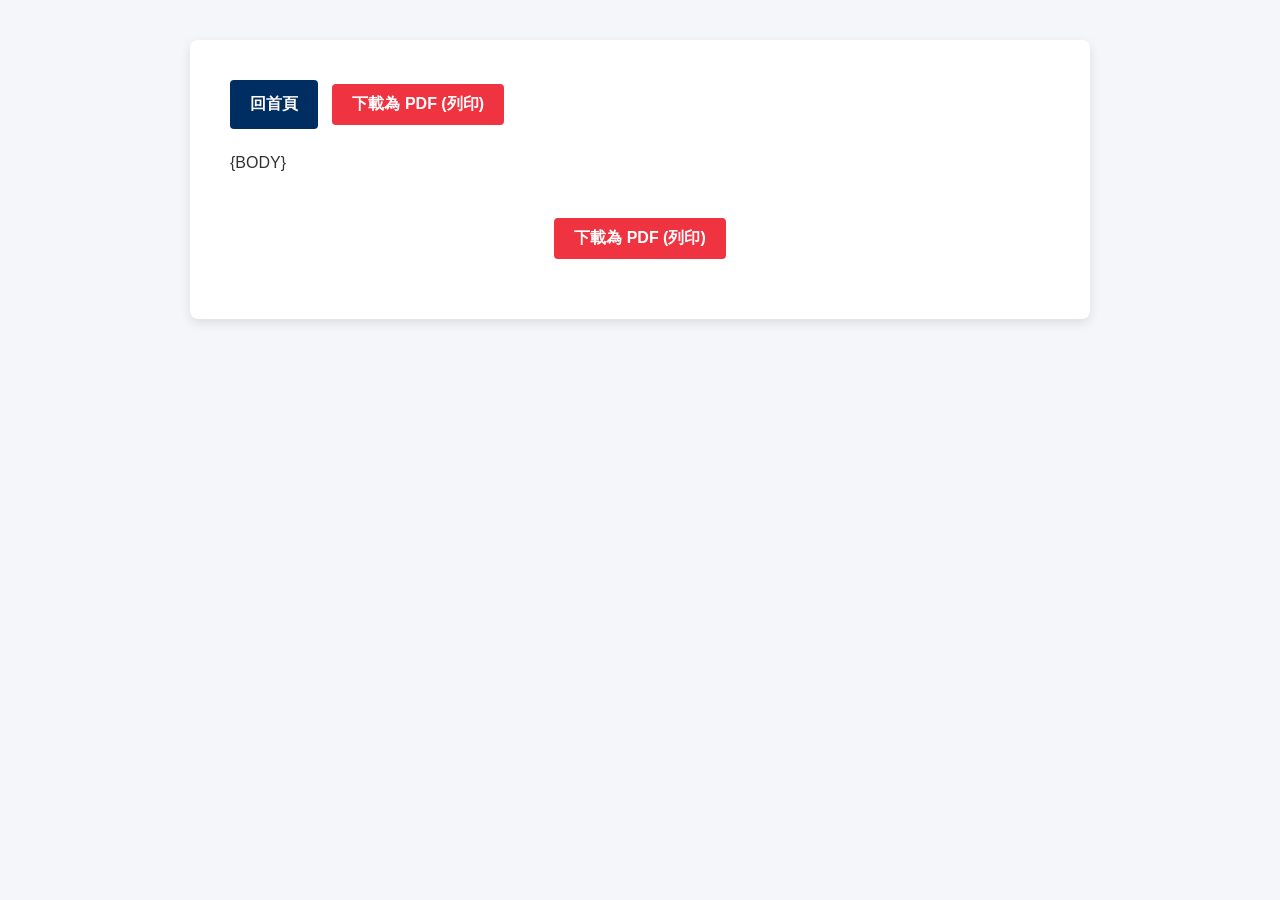
<file: rules/template.html>
<!DOCTYPE html>
<html lang="zh-TW">
<head>
    <meta charset="UTF-8">
    <meta name="viewport" content="width=device-width, initial-scale=1.0">
    <title>GRG 2026 - {TITLE} 完整競賽規則 | Global Robotics Games Taiwan</title>
    <meta name="description" content="2026 Global Robotics Games (GRG) 台灣賽區 {TITLE} 詳細競賽規則、年齡規範、器材限制、任務場地圖與評分標準說明。">
    <meta name="keywords" content="GRG, GRG 2026, {TITLE}, Global Robotics Games, 競賽規則, 機器人比賽, SPARK, 臺灣智能程式科技教育推廣協會">
    <meta name="robots" content="noindex">

    <!-- Canonical URL -->
    <link rel="canonical" href="https://global-robotics-games-taiwan.github.io/rules/{HTMLFILE}">

    <!-- Open Graph / Social -->
    <meta property="og:type" content="article">
    <meta property="og:url" content="https://global-robotics-games-taiwan.github.io/rules/{HTMLFILE}">
    <meta property="og:title" content="GRG 2026 - {TITLE} 完整競賽規則 | Global Robotics Games Taiwan">
    <meta property="og:description" content="2026 Global Robotics Games (GRG) 台灣賽區 {TITLE} 詳細規範與計分指南。">
    <meta property="og:image" content="https://global-robotics-games-taiwan.github.io/images/your-image-filename.png">

    <!-- Schema.org Breadcrumbs & Article for SEO & AI Search Engines -->
    <script type="application/ld+json">
    {
      "@context": "https://schema.org",
      "@type": "BreadcrumbList",
      "itemListElement": [
        {
          "@type": "ListItem",
          "position": 1,
          "name": "GRG Taiwan 首頁",
          "item": "https://global-robotics-games-taiwan.github.io/"
        },
        {
          "@type": "ListItem",
          "position": 2,
          "name": "競賽規則",
          "item": "https://global-robotics-games-taiwan.github.io/#rules"
        },
        {
          "@type": "ListItem",
          "position": 3,
          "name": "{TITLE}",
          "item": "https://global-robotics-games-taiwan.github.io/rules/{HTMLFILE}"
        }
      ]
    }
    </script>

    <link rel="stylesheet" href="../css/style.css">
    <style>
        body {
            background-color: #f4f6f9;
        }
        body::before {
            display: none !important;
        }
        .rules-container {
            max-width: 900px;
            margin: 40px auto;
            padding: 40px;
            background: #ffffff;
            color: #333333;
            border-radius: 8px;
            box-shadow: 0 4px 12px rgba(0,0,0,0.1);
            font-family: 'Noto Sans TC', -apple-system, BlinkMacSystemFont, "Segoe UI", Roboto, sans-serif;
            line-height: 1.8;
        }
        .rules-container h1, .rules-container h2, .rules-container h3, .rules-container h4 {
            color: #002D62;
            margin-top: 1.5em;
            margin-bottom: 0.5em;
        }
        .rules-container img {
            max-width: 100%;
            height: auto;
            display: block;
            margin: 20px 0;
            border-radius: 4px;
        }
        .rules-container table {
            width: 100%;
            border-collapse: collapse;
            margin: 20px 0;
            background: #fff;
        }
        .rules-container th, .rules-container td {
            border: 1px solid #ddd;
            padding: 12px;
            text-align: left;
            vertical-align: top;
        }
        .rules-container th {
            background-color: #f8f9fa;
            color: #333;
        }
        .pdf-btn {
            display: inline-block;
            background-color: #EF3340;
            color: #fff;
            padding: 10px 20px;
            border-radius: 4px;
            text-decoration: none;
            font-weight: bold;
            margin-bottom: 20px;
            cursor: pointer;
            border: none;
            font-size: 16px;
        }
        .pdf-btn:hover {
            background-color: #d12d38;
        }
        .back-btn {
            display: inline-block;
            background-color: #002D62;
            color: #fff;
            padding: 10px 20px;
            border-radius: 4px;
            text-decoration: none;
            font-weight: bold;
            margin-bottom: 20px;
            margin-right: 10px;
        }
        .back-btn:hover {
            background-color: #001f44;
        }
        
        @media print {
            body { 
                background: #ffffff !important; 
                color: #000000 !important; 
            }
            .rules-container { 
                box-shadow: none; 
                margin: 0; 
                padding: 0; 
                color: #000000 !important; 
                max-width: 100%;
            }
            .no-print, .pdf-btn, .back-btn, nav, footer, .floating-group { 
                display: none !important; 
            }
            table, img, tr, td, th { 
                page-break-inside: avoid !important; 
            }
            h1, h2, h3, h4 { 
                page-break-after: avoid !important; 
            }
            p, li {
                page-break-inside: avoid;
            }
            * {
                -webkit-print-color-adjust: exact !important;
                color-adjust: exact !important;
            }
            .rules-container th {
                background-color: #f8f9fa !important;
            }
        }
    </style>
</head>
<body>
    <div class="rules-container">
        <div class="no-print">
            <a href="../index.html" class="back-btn">回首頁</a>
            <button onclick="window.print()" class="pdf-btn">下載為 PDF (列印)</button>
        </div>
        <div id="content">{BODY}</div>
        <div class="no-print" style="margin-top: 40px; text-align: center;">
            <button onclick="window.print()" class="pdf-btn">下載為 PDF (列印)</button>
        </div>
    </div>
</body>
</html>
</file>
<file: css/rules.css>
/* GRG 規則頁共用樣式（2026-10-16 改版）：與首頁同一套青綠＋計分板色票。 */
:root{
  --bg:#f3f5f6; --card:#fff; --ink:#122128; --muted:#55636a; --line:#d8dfe2;
  --teal:#0b6b7a; --teal-d:#0b4f5c; --board:#0d1f26; --lime:#c6f432; --track:#c2410c;
  --sans:"Noto Sans TC","PingFang TC","Microsoft JhengHei",sans-serif; --num:"Barlow Condensed","Arial Narrow",sans-serif;
  --r:14px;
}
*{box-sizing:border-box}
html{scroll-behavior:smooth;scroll-padding-top:72px}
@media (prefers-reduced-motion:reduce){html{scroll-behavior:auto}}
body{margin:0;background:var(--bg);color:var(--ink);font:400 1rem/1.8 var(--sans);-webkit-font-smoothing:antialiased}
img{max-width:100%;height:auto}
a{color:var(--teal)}
a:focus-visible,button:focus-visible{outline:3px solid var(--track);outline-offset:3px;border-radius:6px}
.skip{position:absolute;left:-999px;top:8px;background:#fff;padding:8px 12px;z-index:100}.skip:focus{left:8px}

.top{position:sticky;top:0;z-index:50;background:rgba(243,245,246,.95);backdrop-filter:blur(8px);border-bottom:1px solid var(--line)}
.top .in{max-width:60rem;margin:0 auto;padding-inline:20px;display:flex;align-items:center;gap:12px;min-height:64px}
.brand{display:flex;align-items:center;gap:10px;text-decoration:none;color:var(--ink);min-height:44px}
.brand .b{width:44px;height:44px;border-radius:50%;background:var(--board);display:grid;place-items:center}
.brand .b img{width:36px;height:36px;object-fit:contain}
.brand b{font:800 1.3rem/1 var(--num);letter-spacing:.04em}
.top nav{margin-left:auto;display:flex;gap:4px;flex-wrap:wrap}
.top nav a{display:inline-flex;align-items:center;min-height:44px;padding:0 12px;border-radius:8px;text-decoration:none;color:var(--ink);font-weight:500}
.top nav a:hover{background:#e4eaec}
@media (max-width:600px){.brand b{display:none}.top nav a{padding:0 10px}}

.tools{max-width:60rem;margin:20px auto 0;padding-inline:20px;display:flex;flex-wrap:wrap;gap:10px}
.tools a,.tools button{display:inline-flex;align-items:center;min-height:44px;padding:0 16px;border-radius:10px;border:1px solid var(--line);background:#fff;font:700 .95rem var(--sans);color:var(--teal-d);text-decoration:none;cursor:pointer}
.tools a:hover,.tools button:hover{border-color:var(--teal)}

.rules-doc{max-width:60rem;margin:14px auto 0;background:var(--card);border:1px solid var(--line);border-top:5px solid var(--teal);border-radius:var(--r);padding:clamp(20px,4vw,44px)}
@media (max-width:1000px){.rules-doc{margin-inline:12px}.tools{padding-inline:12px}}
.rules-doc h1{color:var(--teal-d);font-size:clamp(1.5rem,3.6vw,2.1rem);line-height:1.3;margin:0 0 18px;text-wrap:balance}
.rules-doc h2{color:var(--teal-d);font-size:clamp(1.2rem,2.6vw,1.5rem);line-height:1.35;margin:40px 0 12px;padding-bottom:8px;border-bottom:1px solid var(--line)}
.rules-doc h3{font-size:1.12rem;margin:28px 0 10px;color:var(--ink)}
.rules-doc h4{font-size:1.02rem;margin:22px 0 8px}
.rules-doc p{margin:0 0 14px}
.rules-doc ul,.rules-doc ol{padding-left:1.5em;margin:0 0 16px}
.rules-doc li{margin-bottom:6px}
.rules-doc img{display:block;margin:14px 0;border-radius:8px;border:1px solid var(--line)}
.rules-doc table{width:100%;border-collapse:collapse;margin:0 0 20px;font-size:.95rem;display:block;overflow-x:auto}
.rules-doc th,.rules-doc td{border:1px solid var(--line);padding:8px 10px;text-align:left;vertical-align:top}
.rules-doc th{background:#eef3f4}
.rules-doc td:not(:first-child){font-variant-numeric:tabular-nums}
.rules-doc code{background:#eef3f4;padding:1px 5px;border-radius:4px}
.rules-doc blockquote{margin:0 0 18px;padding:12px 16px;background:#eef6f7;border-left:4px solid var(--teal);border-radius:8px}
.rules-doc blockquote p:last-child{margin-bottom:0}
.rules-doc blockquote.c-WARNING,.rules-doc blockquote.c-CAUTION{background:#fff4ec;border-left-color:var(--track)}
.rules-doc blockquote .lbl{display:inline-block;font-size:.8rem;font-weight:700;color:#fff;background:var(--teal);padding:0 8px;border-radius:4px;margin-right:8px}
.rules-doc blockquote.c-WARNING .lbl,.rules-doc blockquote.c-CAUTION .lbl{background:var(--track)}

footer.site{max-width:60rem;margin:0 auto;padding:24px 20px 96px;font-size:.9rem;color:var(--muted);display:flex;flex-wrap:wrap;gap:6px 24px;justify-content:space-between;align-items:center}
footer.site a{color:var(--muted);display:inline-flex;align-items:center;min-height:44px}
.dock{position:fixed;left:0;right:0;bottom:0;z-index:60;display:none;gap:10px;padding:10px 16px calc(10px + env(safe-area-inset-bottom,0px));background:rgba(255,255,255,.97);border-top:1px solid var(--line)}
.dock a{flex:1;display:inline-flex;align-items:center;justify-content:center;min-height:48px;border-radius:10px;font-weight:700;text-decoration:none;border:2px solid var(--teal)}
.dock a.p{background:var(--teal);color:#fff}
.dock a.g{background:#fff;color:var(--teal-d)}
@media (max-width:900px){.dock{display:flex}}
@media (min-width:901px){footer.site{padding-bottom:24px}}
@media print{.top,.tools,.dock,footer.site,.skip{display:none!important}body{background:#fff}.rules-doc{border:0;margin:0;padding:0}.rules-doc table{display:table}}

.rules-doc{overflow-wrap:anywhere}
.rules-doc pre{white-space:pre-wrap;overflow-x:auto}
</file>
<file: css/style.css>
:root {
            --sg-red: #EF3340;       /* 新加坡紅 */
            --tw-blue: #002D62;      /* 台灣深海藍 */
            --tech-cyan: #00F2FF;    /* 科技青色 */
            --dark-bg: #0A0F1E;      /* 深色背景 */
            --pure-white: #FFFFFF;
            --line-green: #06C755;   /* LINE 官方綠 */
        }

        * {
            margin: 0;
            padding: 0;
            box-sizing: border-box;
        }

        body {
            background-color: var(--dark-bg);
            color: #FFFFFF;
            font-family: 'Noto Sans TC', sans-serif;
            overflow-x: hidden;
            line-height: 1.6;
            scroll-behavior: smooth;
        }

        /* 科技感背景裝飾 */
        body::before {
            content: "";
            position: fixed;
            top: 0; left: 0; width: 100%; height: 100%;
            background-image: 
                radial-gradient(circle at 20% 30%, rgba(0, 45, 98, 0.4) 0%, transparent 50%),
                radial-gradient(circle at 80% 70%, rgba(239, 51, 64, 0.2) 0%, transparent 50%);
            z-index: -1;
        }

        /* 導覽列 - 恢復原始精緻樣式 */
       /* --- 導覽列與懸浮按鈕 (已整合手機版) --- */
        nav {
            background: rgba(10, 15, 30, 0.95);
            backdrop-filter: blur(20px);
            padding: 1rem 5%;
            display: flex;
            justify-content: space-between;
            align-items: center;
            position: sticky;
            top: 0;
            z-index: 1100;
            border-bottom: 2px solid var(--tw-blue);
            box-shadow: 0 4px 20px rgba(0, 242, 255, 0.15);
        }

        .logo-container {
            display: flex;
            align-items: center;
            gap: 15px;
        }

        .main-logo-img {
            height: 50px;
            filter: drop-shadow(0 0 8px var(--tech-cyan));
        }

        .nav-brand {
            font-family: 'Orbitron', sans-serif;
            font-size: 1.4rem;
            font-weight: 900;
            letter-spacing: 2px;
            color: var(--pure-white);
            text-shadow: 0 0 10px rgba(255,255,255,0.5);
        }

        /* 漢堡按鈕 - 預設隱藏 (電腦版) */
        #menu-toggle {
            display: none;
            flex-direction: column;
            gap: 5px;
            background: none;
            border: none;
            cursor: pointer;
            z-index: 1200;
        }

        #menu-toggle span {
            display: block;
            width: 28px;
            height: 2px;
            background: var(--pure-white);
            transition: 0.3s;
            box-shadow: 0 0 5px var(--tech-cyan);
        }

        .nav-links {
            list-style: none;
            display: flex;
            gap: 12px;
        }

        .nav-links a {
            text-decoration: none;
            color: var(--pure-white);
            font-weight: 700;
            font-size: 0.95rem;
            transition: 0.3s;
            white-space: nowrap;
            padding: 8px 10px;
            border-radius: 5px;
            cursor: pointer;
        }

        .nav-links a:hover {
            color: var(--tech-cyan);
            background: rgba(255,255,255,0.05);
            box-shadow: 0 0 15px rgba(0, 242, 255, 0.3);
        }

        /* 懸浮按鈕群組 */
        .floating-group {
            position: fixed;
            right: 0;
            top: 55%;
            transform: translateY(-50%);
            z-index: 2000;
            display: flex;
            flex-direction: column;
            gap: 2px;
        }

        .f-btn {
            writing-mode: vertical-rl;
            padding: 20px 12px;
            font-weight: 700;
            letter-spacing: 2px;
            text-decoration: none;
            font-size: 1.8rem;
            border-radius: 10px 0 0 10px;
            transition: 0.3s all ease;
            text-align: center;
            border: 2px solid transparent;
        }

        .f-red { background: var(--sg-red); color: white; border: 1px solid rgba(255,255,255,0.1); }
        .f-red:hover { background: var(--tw-blue); padding-right: 25px; border-color: var(--tech-cyan); box-shadow: -5px 0 15px var(--tech-cyan); }
        .f-white { background: var(--pure-white); color: var(--tw-blue); border: 2px solid var(--sg-red); }
        .f-white:hover { background: var(--sg-red); color: white; padding-right: 25px; border-color: var(--pure-white); box-shadow: -5px 0 15px rgba(239, 51, 64, 0.5); }
        .f-green { background: var(--line-green); color: white; border: 1px solid rgba(255,255,255,0.1); }
        .f-green:hover { background: #05a045; padding-right: 25px; border-color: #fff; box-shadow: -5px 0 15px var(--line-green); }

        /* --- 手機版 RWD 特殊樣式 (關鍵！) --- */
     /* --- 手機版 RWD 特殊樣式 (修正選單不出現問題) --- */
      @media (max-width: 1180px) {
    #menu-toggle {
        display: flex; 
    }

            .nav-brand { font-size: 1rem; letter-spacing: 1px; }

           .nav-links {
        position: fixed;
        top: 0;
        right: -100%; /* 初始藏在螢幕右側 */
        width: 70%;
        height: 100vh;
        background: rgba(10, 15, 30, 0.98); /* 背景稍微深一點確保文字清晰 */
        flex-direction: column; 
        justify-content: center;
        align-items: center;
        transition: 0.4s cubic-bezier(0.4, 0, 0.2, 1);
        gap: 30px;
        z-index: 1100; /* 確保在導覽列背景之上 */
        display: flex !important; /* 強制啟動 flex 佈局 */
        border-left: 1px solid var(--tw-blue);
        box-shadow: -5px 0 20px rgba(0,0,0,0.5);
    }

           /* 當 JS 加入 .active 類別時滑入螢幕 */
    .nav-links.active {
        right: 0 !important;
    }

    .nav-links a {
        font-size: 1.2rem; /* 手機版字體稍微加大方便點擊 */
        width: 100%;
        text-align: center;
    }
}
            /* 手機版懸浮按鈕優化 */
            .floating-group {
                top: auto;
                bottom: 0;
                left: 0;
                right: 0;
                transform: none;
                flex-direction: row;
                width: 100%;
                height: 60px;
                background: var(--dark-bg);
                border-top: 1px solid var(--tw-blue);
            }

            .f-btn {
                writing-mode: horizontal-tb;
                width: 20%;
                height: 100%;
                padding: 0;
                display: flex;
                align-items: center;
                justify-content: center;
                font-size: 1.4rem;
                border-radius: 0;
                letter-spacing: 0;
            }
        }

        /* 漢堡按鈕動畫輔助類 */
        .rotate-45 { transform: translateY(7px) rotate(45deg); }
        .opacity-0 { opacity: 0; }
        .-rotate-45 { transform: translateY(-7px) rotate(-45deg); }
        /* 主視覺區塊 - LOGO 紋路與文字強化 */
        .hero {
            height: 80vh;
            display: flex;
            flex-direction: column;
            justify-content: center;
            align-items: center;
            text-align: center;
            padding: 0 5%;
        }

        .hero h1 {
            font-family: 'Orbitron', sans-serif;
            font-size: clamp(2rem, 7vw, 4.5rem);
            font-weight: 900;
            background: linear-gradient(135deg, #fff 40%, var(--tw-blue) 70%, var(--sg-red) 100%);
            -webkit-background-clip: text;
            -webkit-text-fill-color: transparent;
            filter: drop-shadow(0 5px 15px rgba(0,0,0,0.5));
        }

        .hero p {
            font-size: 1.2rem;
            color: var(--tech-cyan);
            letter-spacing: 4px;
            margin: 20px 0 40px;
        }

        .hero-img {
            max-width: 600px;
            width: 95%;
            animation: float 4s ease-in-out infinite;
            /* 針對老闆要求：加強邊框對比色、清晰文字、凸顯紋路 */
            filter: 
                brightness(1.1)
                contrast(1.2)
                drop-shadow(0 0 2px rgba(255,255,255,0.8)) /* 白色細邊，凸顯 Global/Games 字體 */
                drop-shadow(0 0 15px var(--tech-cyan))
                drop-shadow(0 0 30px rgba(239, 51, 64, 0.4));
        }

        @keyframes float {
            0%, 100% { transform: translateY(0px); }
            50% { transform: translateY(-15px); }
        }

        /* 內容區塊 - 恢復完整內容與排版 */
        .container {
            max-width: 1200px;
            margin: 0 auto;
            padding: 80px 5%;
        }

        .section-title {
            text-align: center;
            margin-bottom: 50px;
        }

        .section-title h2 {
            font-family: 'Orbitron', sans-serif;
            font-size: 2.2rem;
            color: var(--pure-white);
            border-bottom: 3px solid var(--sg-red);
            display: inline-block;
            padding-bottom: 10px;
        }

       /* 確保卡片排版流暢 */
/* 控制 2x2 排版 */
.info-grid {
    display: grid;
    /* 電腦版：固定為兩欄 */
    grid-template-columns: repeat(2, 1fr); 
    gap: 30px;
    padding: 40px 5%;
    max-width: 1200px;
    margin: 0 auto;
}

/* 針對年齡標籤的強化 (加大且使用鮮艷色) */
.age-tag {
    display: inline-block;
    background: #ffec00; /* 使用高對比度的鮮黃色 */
    color: #000;         /* 黑色字體確保可讀性 */
    padding: 6px 16px;
    border-radius: 4px;
    font-size: 1.1rem;   /* 加大字體 */
    font-weight: 900;    /* 極粗體 */
    margin-bottom: 15px;
    text-transform: uppercase;
    box-shadow: 0 0 10px rgba(255, 236, 0, 0.5);
    font-family: 'Noto Sans TC', sans-serif;
}

/* 卡片基礎樣式微調 */
.info-card {
    background: rgba(10, 20, 40, 0.85);
    border: 2px solid var(--spark-blue);
    padding: 30px;
    border-radius: 12px;
    transition: 0.3s ease;
    text-align: left; /* 改回靠左對齊方便閱讀列表 */
}

.info-card:hover {
    border-color: #ff00ff;
    transform: translateY(-5px);
    box-shadow: 0 0 25px rgba(255, 0, 255, 0.3);
}

.info-card h3 {
    font-family: 'Orbitron', sans-serif;
    color: #fff;
    margin: 10px 0;
    font-size: 1.5rem;
    letter-spacing: 2px;
}

/* 手機版自動切換為一欄排版 */
@media (max-width: 850px) {
    .info-grid {
        grid-template-columns: 1fr; 
        padding: 20px;
    }
    
    .age-tag {
        font-size: 1rem;
    }
}

/* 類別標籤樣式 (例如: 6-9 歲) */
.category-tag {
    display: inline-block;
    background: var(--spark-orange);
    color: #000;
    padding: 3px 12px;
    border-radius: 20px;
    font-size: 0.75rem;
    font-weight: 900;
    margin-bottom: 10px;
    font-family: 'Orbitron', sans-serif;
}

.mission-theme {
    color: var(--spark-blue);
    font-weight: bold;
    font-size: 0.9rem;
    margin-bottom: 15px;
    border-bottom: 1px solid rgba(0, 210, 255, 0.3);
    padding-bottom: 5px;
}
        /* 影片展示區塊 */
        .video-section {
            background: rgba(0,0,0,0.2);
            padding: 80px 5%;
        }

        .video-grid {
            display: grid;
            grid-template-columns: repeat(auto-fit, minmax(450px, 1fr));
            gap: 30px;
            max-width: 1100px;
            margin: 0 auto;
        }

        .video-wrapper {
            position: relative;
            padding-bottom: 56.25%;
            height: 0;
            border-radius: 15px;
            overflow: hidden;
            box-shadow: 0 10px 30px rgba(0,0,0,0.5);
        }

        .video-wrapper iframe {
            position: absolute;
            top: 0; left: 0; width: 100%; height: 100%;
            border: none;
        }

        /* 媒體報導區塊 - 恢復破框浮動效果 */
        .media-section {
            padding: 100px 5%;
            background: var(--dark-bg);
        }

        .media-grid {
            display: grid;
            grid-template-columns: repeat(auto-fit, minmax(300px, 1fr));
            gap: 50px;
            max-width: 1100px;
            margin: 0 auto;
        }

        .media-card {
            display: block;
            text-decoration: none;
            background: rgba(255, 255, 255, 0.03);
            border-radius: 15px;
            border: 1px solid rgba(255, 255, 255, 0.1);
            transition: all 0.5s cubic-bezier(0.4, 0, 0.2, 1);
            position: relative;
            z-index: 1;
        }

        .media-img-wrapper {
            width: 100%;
            height: 220px;
            overflow: visible; /* 關鍵：恢復破框浮動 */
            display: flex;
            align-items: center;
            justify-content: center;
        }

        .media-img-wrapper img {
            width: 90%;
            height: 90%;
            object-fit: contain;
            opacity: 0.7;
            transition: all 0.5s ease;
        }

        /* 媒體卡片滑動回饋 */
        .media-card:hover {
            z-index: 10;
            background: rgba(255, 255, 255, 0.08);
            border-color: var(--tech-cyan);
            box-shadow: 0 20px 40px rgba(0, 242, 255, 0.2);
        }

        .media-card:hover .media-img-wrapper img {
            opacity: 1;
            transform: scale(1.15) translateY(-15px); /* 破框浮起特效 */
            filter: drop-shadow(0 10px 20px rgba(0,0,0,0.5));
        }

        .media-content { padding: 25px; text-align: center; }
        .media-content h4 { color: #fff; margin-bottom: 5px; font-size: 1.2rem; }
        .media-content p { color: var(--tech-cyan); font-size: 0.9rem; }

        footer {
            padding: 50px 5%;
            text-align: center;
            border-top: 1px solid var(--tw-blue);
            color: rgba(255,255,255,0.4);
        }
        
        /* --- 浮動動畫 --- */
@keyframes logoFloat {
    0%, 100% {
        transform: translateY(0);
    }
    50% {
        transform: translateY(-25px); /* 向上漂浮的幅度 */
    }
}
        /* 聯絡區塊基礎設置 */
.contact-section {
    padding: 80px 0;
    text-align: center;
    background: transparent;
}

/* 社群卡片容器 */
.social-container {
    display: flex;
    justify-content: center;
    gap: 40px;
    flex-wrap: wrap;
    padding-top: 40px;
}

/* 高科技社群圖框 */
.social-card {
    text-decoration: none;
    color: #fff;
    perspective: 1000px;
    /* 持續漂浮動畫，三個卡片給予不同的延遲時間讓動態更有層次 */
    animation: floatingCard 4s ease-in-out infinite;
}

.social-card:nth-child(2) { animation-delay: 0.5s; }
.social-card:nth-child(3) { animation-delay: 1s; }

.card-inner {
    width: 140px;
    height: 160px;
    background: rgba(15, 15, 25, 0.8);
    border: 2px solid #00ffff; /* 初號機螢光藍邊框 */
    border-radius: 10px;
    display: flex;
    flex-direction: column;
    align-items: center;
    justify-content: center;
    box-shadow: 0 0 15px rgba(0, 255, 255, 0.3), inset 0 0 10px rgba(0, 255, 255, 0.2);
    transition: all 0.4s cubic-bezier(0.175, 0.885, 0.32, 1.275);
    position: relative;
    overflow: hidden;
}

/* 圖框上方的掃描光束特效 */
.card-inner::after {
    content: '';
    position: absolute;
    top: -100%;
    left: -100%;
    width: 300%;
    height: 300%;
    background: linear-gradient(45deg, transparent, rgba(0, 255, 255, 0.1), transparent);
    transition: 0.5s;
}

/* 圖像框 */
.icon-box {
    width: 70px;
    height: 70px;
    margin-bottom: 15px;
    display: flex;
    align-items: center;
    justify-content: center;
}

.social-icon {
    width: 100%;
    height: auto;
    filter: drop-shadow(0 0 5px rgba(255, 255, 255, 0.5));
}

/* --- 觸碰動態回饋 (Hover) --- */
.social-card:hover .card-inner {
    transform: translateY(-10px) rotateX(10deg) scale(1.1);
    border-color: #ff00ff; /* 觸碰時變為初號機紫/粉色系 */
    box-shadow: 0 0 30px rgba(255, 0, 255, 0.6), inset 0 0 20px rgba(255, 0, 255, 0.4);
}

.social-card:hover .card-inner::after {
    top: -50%;
    left: -50%;
}

.social-card span {
    font-family: 'Orbitron', sans-serif;
    font-size: 0.9rem;
    letter-spacing: 2px;
    text-transform: uppercase;
}

/* --- 動畫：持續漂浮 --- */
@keyframes floatingCard {
    0%, 100% { transform: translateY(0); }
    50% { transform: translateY(-15px); }
}

/* 平滑捲動 */
html {
    scroll-behavior: smooth;
}
    
/* --- 前進新加坡專區 --- */
.singapore-section {
    padding: 80px 5%;
    background: linear-gradient(to bottom, var(--dark-bg), rgba(10, 20, 40, 0.95), var(--dark-bg));
    text-align: center;
}

.singapore-section .section-subtitle {
    color: var(--tech-cyan);
    font-size: 1.2rem;
    letter-spacing: 3px;
    margin-bottom: 20px;
    font-family: 'Orbitron', sans-serif;
    text-transform: uppercase;
}

.singapore-section .section-intro {
    color: #e0e0e0;
    font-size: 1.1rem;
    line-height: 1.8;
    max-width: 800px;
    margin: 0 auto 50px auto;
    text-align: center;
    text-shadow: 0 2px 4px rgba(0,0,0,0.5);
    letter-spacing: 1px;
}

.singapore-grid {
    display: grid;
    grid-template-columns: repeat(auto-fit, minmax(300px, 1fr));
    gap: 30px;
    max-width: 1200px;
    margin: 0 auto;
}

.singapore-card {
    position: relative;
    border-radius: 15px;
    overflow: hidden;
    height: 380px;
    border: 1px solid rgba(0, 242, 255, 0.2);
    box-shadow: 0 10px 30px rgba(0, 0, 0, 0.5);
    cursor: pointer;
}

.s-card-img {
    width: 100%;
    height: 100%;
    object-fit: cover;
    transition: transform 0.6s cubic-bezier(0.4, 0, 0.2, 1);
}

.s-card-content {
    position: absolute;
    bottom: 0;
    left: 0;
    width: 100%;
    padding: 30px 20px 20px;
    background: linear-gradient(to top, rgba(0, 0, 0, 0.95) 0%, rgba(0, 0, 0, 0.8) 50%, transparent 100%);
    color: white;
    text-align: left;
    transform: translateY(calc(100% - 70px));
    transition: transform 0.5s cubic-bezier(0.4, 0, 0.2, 1);
}

.s-card-content h3 {
    font-size: 1.4rem;
    margin-bottom: 15px;
    color: var(--pure-white);
    text-shadow: 0 2px 4px rgba(0,0,0,0.8);
    border-left: 4px solid var(--tech-cyan);
    padding-left: 10px;
}

.s-card-content p {
    font-size: 0.95rem;
    color: #e0e0e0;
    line-height: 1.6;
    opacity: 0;
    transition: opacity 0.5s ease;
}

.singapore-card:hover .s-card-img {
    transform: scale(1.1);
}

.singapore-card:hover {
    border-color: var(--tech-cyan);
    box-shadow: 0 0 25px rgba(0, 242, 255, 0.4);
}

.singapore-card:hover .s-card-content {
    transform: translateY(0);
}

.singapore-card:hover .s-card-content p {
    opacity: 1;
    transition-delay: 0.1s;
}

/* --- 模組化後的樣式 --- */
.rules-section {
    padding-top: 100px;
    margin-top: -100px;
}

.spark-competition-footer {
    background-color: transparent;
    padding: 40px 20px;
    text-align: center;
    font-family: 'Microsoft JhengHei', sans-serif;
}

.footer-divider {
    border: 0;
    border-top: 1px solid rgba(0, 255, 255, 0.3);
    width: 80%;
    margin-bottom: 30px;
    margin-left: auto;
    margin-right: auto;
}

.footer-subtitle {
    color: #00ffff;
    font-weight: bold;
    margin-bottom: 25px;
    letter-spacing: 2px;
    text-shadow: 0 0 10px rgba(0, 255, 255, 0.5);
}

.footer-links-container {
    display: flex;
    justify-content: center;
    gap: 20px;
    flex-wrap: wrap;
}

.footer-link {
    text-decoration: none;
    color: #00ffff;
    border: 1px solid #00ffff;
    padding: 10px 22px;
    border-radius: 5px;
    transition: 0.3s;
    font-size: 14px;
    background: rgba(0, 255, 255, 0.05);
    box-shadow: 0 0 8px rgba(0, 255, 255, 0.2);
}

.footer-link:hover {
    background-color: #00ffff;
    color: #000;
    box-shadow: 0 0 20px #00ffff;
}

.footer-copyright {
    font-size: 12px;
    color: rgba(0, 255, 255, 0.5);
    margin-top: 35px;
    letter-spacing: 1px;
}


.rule-btn { display: inline-block; padding: 10px 20px; background: linear-gradient(45deg, var(--tw-blue), var(--sg-red)); color: var(--pure-white); text-decoration: none; font-weight: bold; border-radius: 25px; transition: transform 0.3s, box-shadow 0.3s; text-align: center; border: 1px solid var(--tech-cyan); }
.rule-btn:hover { transform: translateY(-3px); box-shadow: 0 5px 15px rgba(0, 242, 255, 0.4); color: #fff; }
.button-group { display: flex; flex-direction: column; gap: 10px; margin-top: 15px; }
.en-btn { background: linear-gradient(135deg, #555, #333) !important; border-color: #777 !important; }
.en-btn:hover { background: #888 !important; color: #fff !important; }

/* FAQ 區塊樣式 (SEO / GEO 結構化問答) */
.faq-section {
    padding: 60px 5%;
    max-width: 1000px;
    margin: 0 auto;
}

.faq-container {
    display: flex;
    flex-direction: column;
    gap: 20px;
    margin-top: 30px;
}

.faq-card {
    background: rgba(10, 20, 40, 0.7);
    border: 1px solid rgba(0, 242, 255, 0.25);
    border-radius: 12px;
    padding: 24px 28px;
    backdrop-filter: blur(12px);
    transition: transform 0.3s ease, border-color 0.3s ease, box-shadow 0.3s ease;
}

.faq-card:hover {
    border-color: var(--tech-cyan);
    transform: translateY(-2px);
    box-shadow: 0 8px 25px rgba(0, 242, 255, 0.18);
}

.faq-card h3 {
    color: var(--tech-cyan);
    font-size: 1.2rem;
    margin-bottom: 12px;
    line-height: 1.5;
}

.faq-card p {
    color: #e2e8f0;
    font-size: 1rem;
    line-height: 1.8;
}

.faq-card p strong {
    color: #ffffff;
}

.faq-card p a {
    color: var(--tech-cyan);
    text-decoration: underline;
    font-weight: bold;
}
</file>
